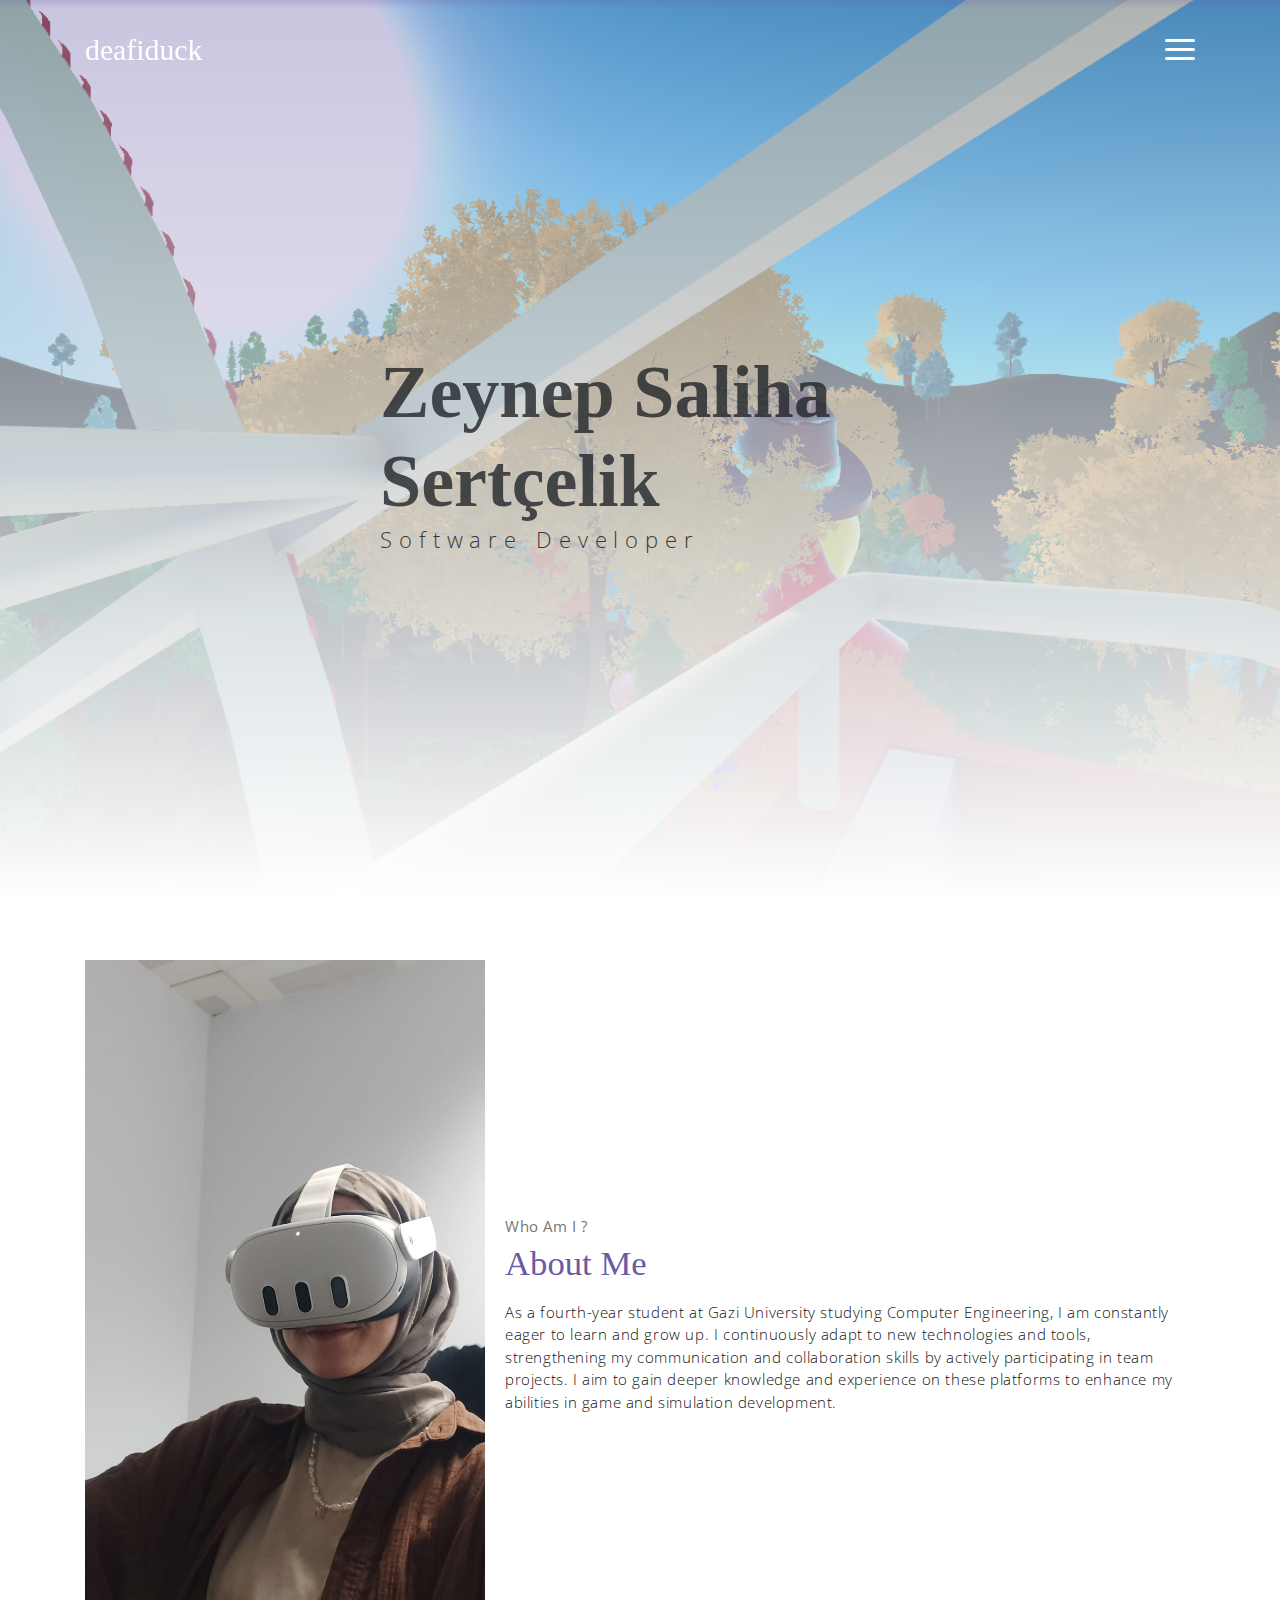
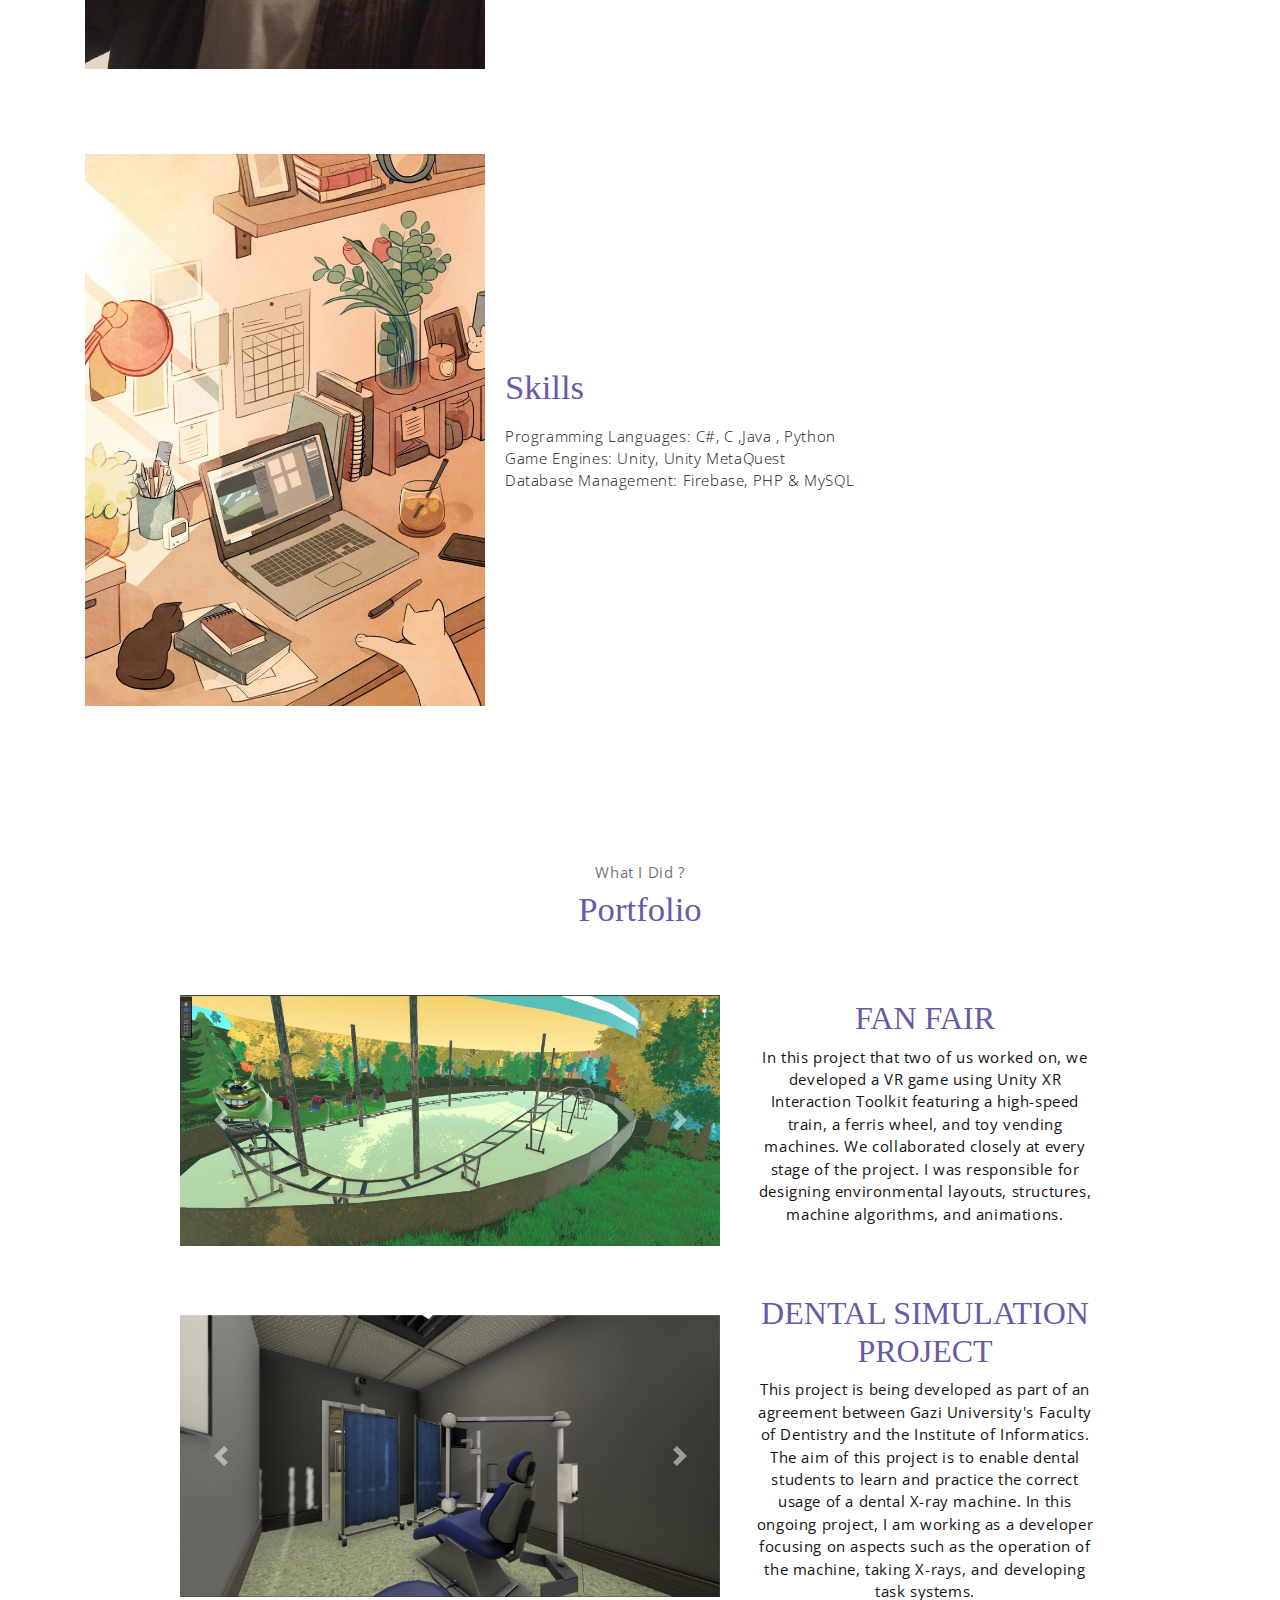
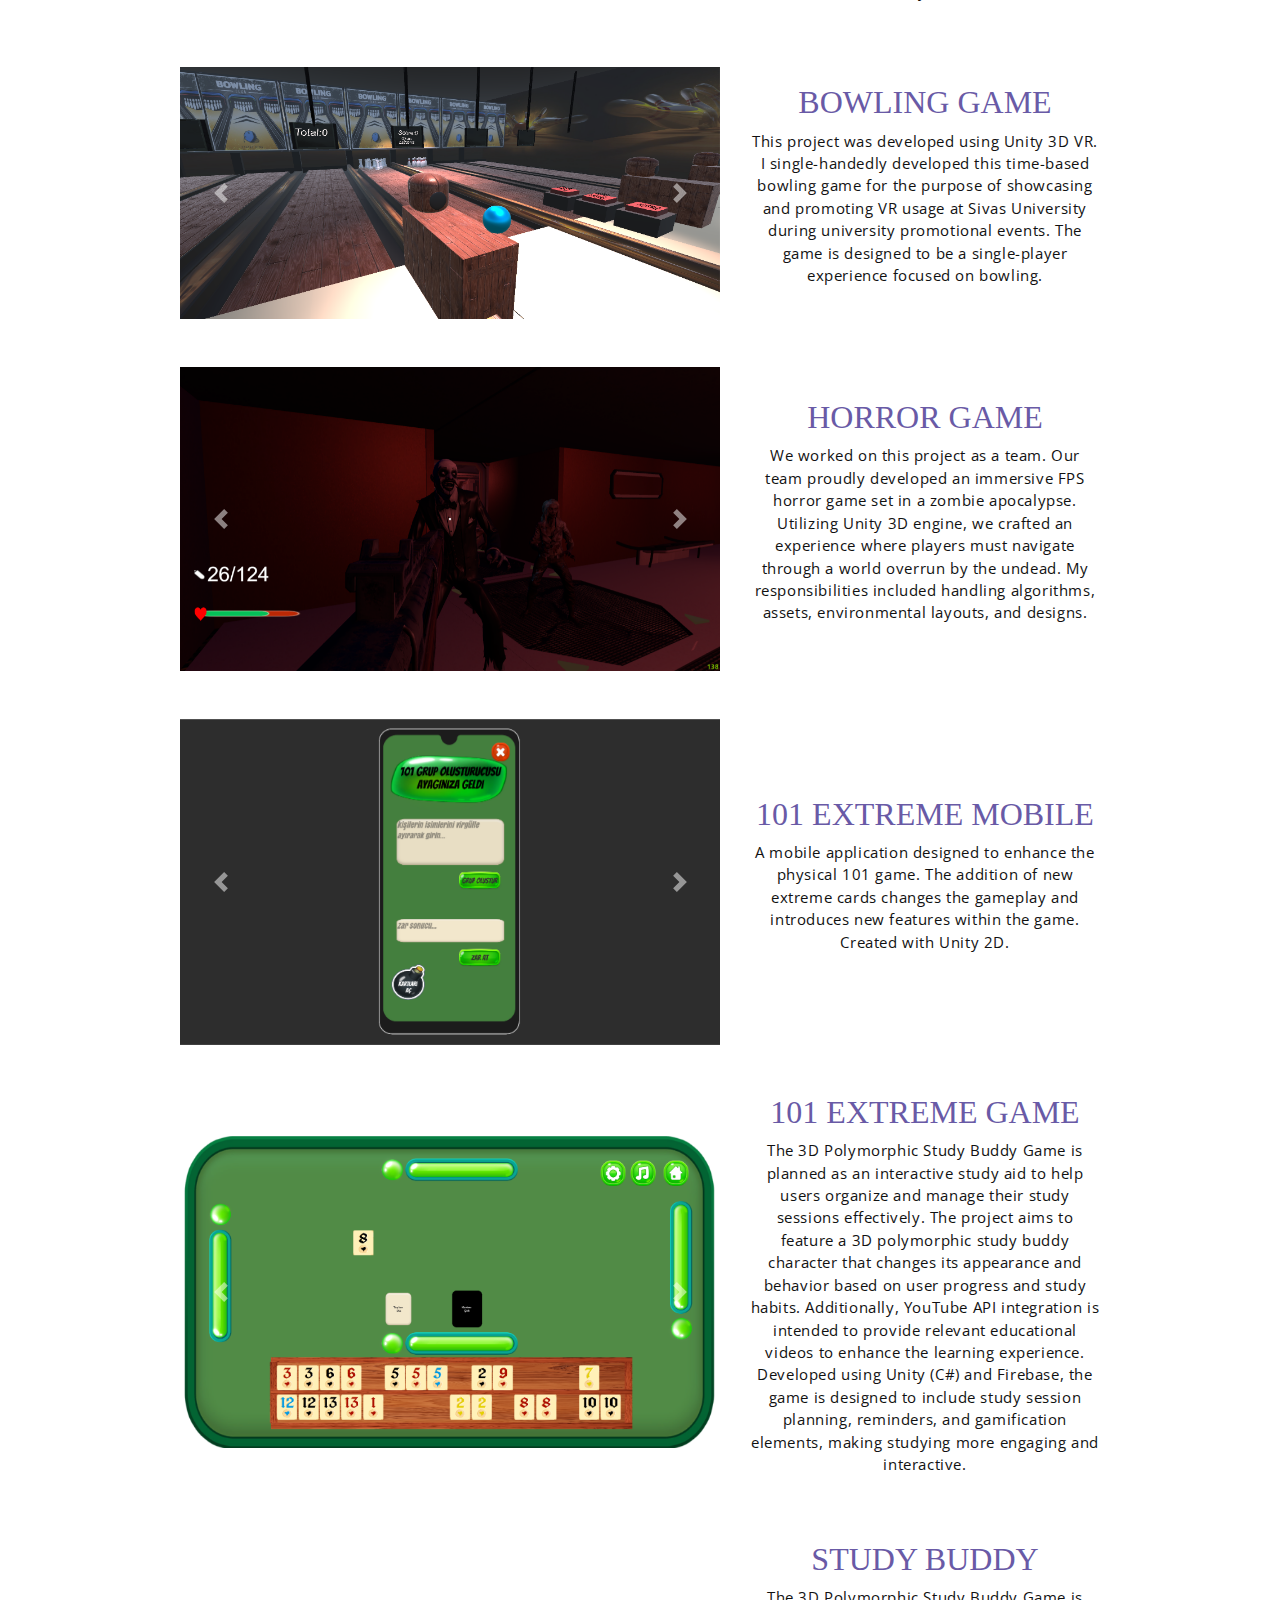
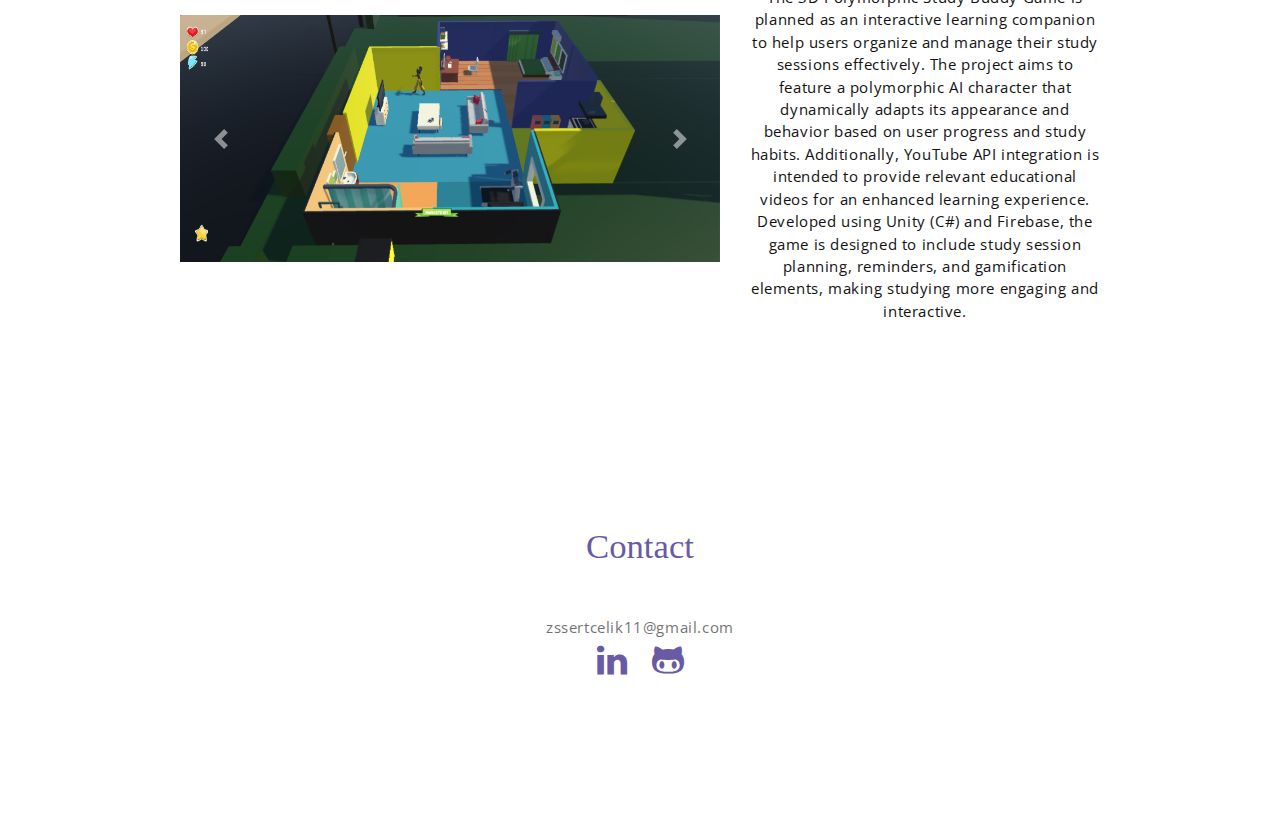
<file: index.html>
<!DOCTYPE html>
<html lang="en">

<head>
    <meta charset="utf-8">
    <meta name="viewport" content="width=device-width, initial-scale=1, shrink-to-fit=no">
    <meta name="description" content="Start your development with Meyawo landing page.">
    <meta name="author" content="Devcrud">
    <title>deafiduck</title>
    <!-- font icons -->
    <link rel="stylesheet" href="assets/vendors/themify-icons/css/themify-icons.css">
    <!-- Bootstrap + Meyawo main styles -->
    <link rel="stylesheet" href="assets/css/meyawo.css">
</head>

<body data-spy="scroll" data-target=".navbar" data-offset="40" id="home">

    <!-- Page Navbar -->
    <nav class="custom-navbar" data-spy="affix" data-offset-top="20">
        <div class="container">
            <a class="logo" href="#">deafiduck</a>
            <ul class="nav">
                <li class="item">
                    <a class="link" href="#home">Home</a>
                </li>
                <li class="item">
                    <a class="link" href="#about">About</a>
                </li>
                <li class="item">
                    <a class="link" href="#portfolio">Portfolio</a>
                </li>
                
                
                <li class="item">
                    <a class="link" href="#contact">Contact</a>
                </li>
                
                
            </ul>
            <a href="javascript:void(0)" id="nav-toggle" class="hamburger hamburger--elastic">
                <div class="hamburger-box">
                    <div class="hamburger-inner"></div>
                </div>
            </a>
        </div>
    </nav><!-- End of Page Navbar -->

    <!-- page header -->
    <header id="home" class="header">
        <div class="overlay"></div>
        <div class="header-content container">
            <h1 class="header-title">
                <span class="up"></span>
                <span class="down">Zeynep Saliha Sertçelik</span>
            </h1>
            <p class="header-subtitle">Software Developer</p>

            
        </div>
    </header><!-- end of page header -->

    <!-- about section -->
    <section class="section pt-0" id="about">
        <!-- container -->
        <div class="container text-center">
            <!-- about wrapper -->
            <div class="about">
                <div class="about-img-holder">
                    <img src="assets/imgs/benVR.jpeg" class="about-img"
                        alt="">
                </div>
                <div class="about-caption">
                    <p class="section-subtitle">Who Am I ?</p>
                    <h2 class="section-title mb-3">About Me</h2>
                    <p>
                        As a fourth-year student at Gazi University studying Computer Engineering,
                         I am constantly eager to learn and grow up. 
                         I continuously adapt to new technologies and tools,
                          strengthening my communication and collaboration skills by actively participating in team projects. 
                          I aim to gain deeper knowledge and experience on these platforms to enhance my abilities in game and simulation development.

                    </p>
                    
                </div>
            </div><!-- end of about wrapper -->
        </div><!-- end of container -->
    </section> <!-- end of about section -->

    <section class="section pt-0" id="about">
        <!-- container -->
        <div class="container text-center">
            <!-- about wrapper -->
            <div class="about">
                <div class="about-img-holder">
                    <img src="assets/imgs/d.jpg" class="about-img"
                        alt="">
                </div>
                <div class="about-caption">
                    
                    <h2 class="section-title mb-3">Skills</h2>
                    <p>
                        Programming Languages: C#, C ,Java , Python<br>
                        Game Engines: Unity, Unity MetaQuest  <br>
                        Database Management: Firebase, PHP & MySQL  <br>
                        

                    </p>
                    
                </div>
            </div><!-- end of about wrapper -->
        </div><!-- end of container -->
    </section> <!-- end of about section -->
    
</style>
</head>
<body>
    <section class="section" id="portfolio">
        <div class="container text-center">
            <p class="section-subtitle">What I Did ?</p>
            <h6 class="section-title mb-6">Portfolio</h6>
           
            <!-- Row for Lunapark Simülasyon Projesi -->
            <div class="row justify-content-center mb-5">
                <div class="col-md-6 d-flex align-items-center">
                    <div id="carouselLunapark" class="carousel slide" data-ride="carousel">
                        <div class="carousel-inner">
                            <div class="carousel-item active">
                                <img class="d-block w-100 portfolio-card-img" src="assets/imgs/rollerCoaster1.png" alt="First slide">
                            </div>
                            <div class="carousel-item">
                                <img class="d-block w-100 portfolio-card-img" src="assets/imgs/rollerCoaster2.png" alt="Second slide">
                            </div>
                            <div class="carousel-item">
                                <img class="d-block w-100 portfolio-card-img" src="assets/imgs/rollerCoaster3.png" alt="Third slide">
                            </div>
                            <div class="carousel-item">
                                <img class="d-block w-100 portfolio-card-img" src="assets/imgs/atis.png" alt="Fourth slide">
                            </div>
                            <div class="carousel-item">
                                <img class="d-block w-100 portfolio-card-img" src="assets/imgs/dönmedolap1.png" alt="Fifth slide">
                            </div>
                            <div class="carousel-item">
                                <img class="d-block w-100 portfolio-card-img" src="assets/imgs/a.png" alt="Sixth slide">
                            </div>
                        </div>
                        <a class="carousel-control-prev" href="#carouselLunapark" role="button" data-slide="prev">
                            <span class="carousel-control-prev-icon" aria-hidden="true"></span>
                            <span class="sr-only">Previous</span>
                        </a>
                        <a class="carousel-control-next" href="#carouselLunapark" role="button" data-slide="next">
                            <span class="carousel-control-next-icon" aria-hidden="true"></span>
                            <span class="sr-only">Next</span>
                        </a>
                    </div>
                </div>
                <div class="col-md-4 d-flex align-items-center justify-content-center">
                    <div class="portfolio-card-caption text-center">
                        <h2>FAN FAIR</h2>
                        <p class="font-weight-normal">In this project that two of us worked on, we developed a VR game using Unity XR Interaction Toolkit featuring a high-speed train,
                             a ferris wheel, and toy vending machines. 
                             We collaborated closely at every stage of the project. 
                             I was responsible for designing environmental layouts, structures, machine algorithms, and animations.</p>
                    </div>
                </div>
            </div><!-- End of Row -->
    
            <!-- Row for Diş Hekimliği Simülasyon Projesi -->
            <div class="row justify-content-center mb-5">
                <div class="col-md-6 d-flex align-items-center">
                    <div id="carouselDiş" class="carousel slide" data-ride="carousel">
                        <div class="carousel-inner">
                            <div class="carousel-item active">
                                <img class="d-block w-100 portfolio-card-img" src="assets/imgs/dis1.jpg" alt="First slide">
                            </div>
                            <div class="carousel-item">
                                <img class="d-block w-100 portfolio-card-img" src="assets/imgs/dis2.jpg" alt="Second slide">
                            </div>
                            <div class="carousel-item">
                                <img class="d-block w-100 portfolio-card-img" src="assets/imgs/dis4.jpg" alt="Third slide">
                            </div>
                            <div class="carousel-item">
                                <img class="d-block w-100 portfolio-card-img" src="assets/imgs/dis5.jpg" alt="Third slide">
                            </div>
                        </div>
                        <a class="carousel-control-prev" href="#carouselDiş" role="button" data-slide="prev">
                            <span class="carousel-control-prev-icon" aria-hidden="true"></span>
                            <span class="sr-only">Previous</span>
                        </a>
                        <a class="carousel-control-next" href="#carouselDiş" role="button" data-slide="next">
                            <span class="carousel-control-next-icon" aria-hidden="true"></span>
                            <span class="sr-only">Next</span>
                        </a>
                    </div>
                </div>
                <div class="col-md-4 d-flex align-items-center justify-content-center">
                    <div class="portfolio-card-caption text-center">
                        <h2>DENTAL SIMULATION PROJECT</h2>
                        <p class="font-weight-normal">This project is being developed as part of an agreement between Gazi University's Faculty of Dentistry and the Institute of Informatics. 
                            The aim of this project is to enable dental students to learn and practice the correct usage of a dental X-ray machine. 
                            In this ongoing project, I am working as a developer focusing on aspects such as the operation of the machine, taking X-rays, and developing task systems.</p>
                    </div>
                </div>
            </div><!-- End of Row -->
    
            <!-- Row for Bowling Game -->
            <div class="row justify-content-center mb-5">
                <div class="col-md-6 d-flex align-items-center">
                    <div id="carouselBowling" class="carousel slide" data-ride="carousel">
                        <div class="carousel-inner">
                            <div class="carousel-item active">
                                <img class="d-block w-100 portfolio-card-img" src="assets/imgs/bowling.png" alt="First slide">
                            </div>
                            <div class="carousel-item">
                                <img class="d-block w-100 portfolio-card-img" src="assets/imgs/bowling3.png" alt="Second slide">
                            </div>
                        </div>
                        <a class="carousel-control-prev" href="#carouselBowling" role="button" data-slide="prev">
                            <span class="carousel-control-prev-icon" aria-hidden="true"></span>
                            <span class="sr-only">Previous</span>
                        </a>
                        <a class="carousel-control-next" href="#carouselBowling" role="button" data-slide="next">
                            <span class="carousel-control-next-icon" aria-hidden="true"></span>
                            <span class="sr-only">Next</span>
                        </a>
                    </div>
                </div>
                <div class="col-md-4 d-flex align-items-center justify-content-center">
                    <div class="portfolio-card-caption text-center">
                        <h2>BOWLING GAME</h2>
                        <p class="font-weight-normal">This project was developed using Unity 3D VR. 
                            I single-handedly developed this time-based bowling game for the purpose of showcasing and promoting VR usage at Sivas University during university promotional events.
                             The game is designed to be a single-player experience focused on bowling.</p>
                    </div>
                </div>
            </div><!-- End of Row -->
    
<!-- Row for Zombie Game -->
<div class="row justify-content-center mb-5">
    <div class="col-md-6 d-flex align-items-center">
        <div id="carouselZombie" class="carousel slide" data-ride="carousel">
            <div class="carousel-inner">
                <div class="carousel-item active">
                    <img class="d-block w-100 portfolio-card-img" src="assets/imgs/zombie1.png" alt="First slide">
                </div>
                <div class="carousel-item">
                    <img class="d-block w-100 portfolio-card-img" src="assets/imgs/zombie2.png" alt="Second slide">
                </div>
                <div class="carousel-item">
                    <img class="d-block w-100 portfolio-card-img" src="assets/imgs/zombie3.png" alt="Second slide">
                </div>
                <div class="carousel-item">
                    <img class="d-block w-100 portfolio-card-img" src="assets/imgs/zombie4.png" alt="Second slide">
                </div>
            </div>
            <a class="carousel-control-prev" href="#carouselZombie" role="button" data-slide="prev">
                <span class="carousel-control-prev-icon" aria-hidden="true"></span>
                <span class="sr-only">Previous</span>
            </a>
            <a class="carousel-control-next" href="#carouselZombie" role="button" data-slide="next">
                <span class="carousel-control-next-icon" aria-hidden="true"></span>
                <span class="sr-only">Next</span>
            </a>
        </div>
    </div>
    <div class="col-md-4 d-flex align-items-center justify-content-center">
        <div class="portfolio-card-caption text-center">
            <h2>HORROR GAME</h2>
            <p class="font-weight-normal"> We worked on this project as a team. Our team proudly developed an immersive FPS horror game set in a zombie apocalypse. 
                Utilizing Unity 3D engine, we crafted an experience where players must navigate through a world overrun by the undead.
                My responsibilities included handling algorithms, assets, environmental layouts, and designs.

            </p>
        </div>
    </div>
</div><!-- End of Row -->

<!-- Row for 101 mobile Game -->
<div class="row justify-content-center mb-5">
    <div class="col-md-6 d-flex align-items-center">
        <div id="carousel101" class="carousel slide" data-ride="carousel">
            <div class="carousel-inner">
                <div class="carousel-item active">
                    <img class="d-block w-100 portfolio-card-img" src="assets/imgs/101Mobile.png" alt="First slide">
                </div>
                <div class="carousel-item">
                    <img class="d-block w-100 portfolio-card-img" src="assets/imgs/101Mobile_2.png" alt="Second slide">
                </div>
                
            </div>
            <a class="carousel-control-prev" href="#carousel101" role="button" data-slide="prev">
                <span class="carousel-control-prev-icon" aria-hidden="true"></span>
                <span class="sr-only">Previous</span>
            </a>
            <a class="carousel-control-next" href="#carousel101" role="button" data-slide="next">
                <span class="carousel-control-next-icon" aria-hidden="true"></span>
                <span class="sr-only">Next</span>
            </a>
        </div>
    </div>
    <div class="col-md-4 d-flex align-items-center justify-content-center">
        <div class="portfolio-card-caption text-center">
            <h2>101 EXTREME MOBILE </h2>
            <p class="font-weight-normal"> A mobile application designed to enhance the physical 101 game. The addition of new extreme cards changes the gameplay and introduces new features within the game. Created with Unity 2D.

            </p>
        </div>
    </div>
</div><!-- End of Row -->

<!-- Row for Extreme Game -->
<div class="row justify-content-center mb-5">
    <div class="col-md-6 d-flex align-items-center">
        <div id="carouselextreme" class="carousel slide" data-ride="carousel">
            <div class="carousel-inner">
                <div class="carousel-item active">
                    <img class="d-block w-100 portfolio-card-img" src="assets/imgs/extreme.png" alt="First slide">
                </div>
               
            </div>
            <a class="carousel-control-prev" href="#carouselextreme" role="button" data-slide="prev">
                <span class="carousel-control-prev-icon" aria-hidden="true"></span>
                <span class="sr-only">Previous</span>
            </a>
            <a class="carousel-control-next" href="#carouselextreme" role="button" data-slide="next">
                <span class="carousel-control-next-icon" aria-hidden="true"></span>
                <span class="sr-only">Next</span>
            </a>
        </div>
    </div>
    <div class="col-md-4 d-flex align-items-center justify-content-center">
        <div class="portfolio-card-caption text-center">
            <h2>101 EXTREME GAME</h2>
            <p class="font-weight-normal"> The 3D Polymorphic Study Buddy Game is planned as an interactive study aid to help users organize and manage their study sessions effectively. The project aims to feature a 3D polymorphic study buddy character that changes its appearance and behavior based on user progress and study habits. Additionally, YouTube API integration is intended to provide relevant educational videos to enhance the learning experience. Developed using Unity (C#) and Firebase, the game is designed to include study session planning, reminders, and gamification elements, making studying more engaging and interactive.

            </p>
        </div>
    </div>
</div><!-- End of Row -->

<!-- Row for Extreme Game -->
<div class="row justify-content-center mb-5">
    <div class="col-md-6 d-flex align-items-center">
        <div id="carouselstudybuddy" class="carousel slide" data-ride="carousel">
            <div class="carousel-inner">
                <div class="carousel-item active">
                    <img class="d-block w-100 portfolio-card-img" src="assets/imgs/assis1.png" alt="First slide">
                </div>
                <div class="carousel-item">
                    <img class="d-block w-100 portfolio-card-img" src="assets/imgs/assis2.png" alt="Second slide">
                </div>
                <div class="carousel-item">
                    <img class="d-block w-100 portfolio-card-img" src="assets/imgs/assis4.png" alt="Second slide">
                </div>
                <div class="carousel-item">
                    <img class="d-block w-100 portfolio-card-img" src="assets/imgs/assis5.png" alt="Second slide">
                </div>
            </div>
            <a class="carousel-control-prev" href="#carouselstudybuddy" role="button" data-slide="prev">
                <span class="carousel-control-prev-icon" aria-hidden="true"></span>
                <span class="sr-only">Previous</span>
            </a>
            <a class="carousel-control-next" href="#carouselstudybuddy" role="button" data-slide="next">
                <span class="carousel-control-next-icon" aria-hidden="true"></span>
                <span class="sr-only">Next</span>
            </a>
            
            
        </div>
    </div>
    <div class="col-md-4 d-flex align-items-center justify-content-center">
        <div class="portfolio-card-caption text-center">
            <h2>STUDY BUDDY</h2>
            <p class="font-weight-normal"> The 3D Polymorphic Study Buddy Game is planned as an interactive learning companion to help users organize and manage their study sessions effectively. The project aims to feature a polymorphic AI character that dynamically adapts its appearance and behavior based on user progress and study habits. Additionally, YouTube API integration is intended to provide relevant educational videos for an enhanced learning experience. Developed using Unity (C#) and Firebase, the game is designed to include study session planning, reminders, and gamification elements, making studying more engaging and interactive.

            </p>
        </div>
    </div>
</div><!-- End of Row -->




          <!--  <a href="https://bemetaverse.github.io" class="button-click">Visit My Another Web Site!</a>-->
        </div><!-- end of container -->
    </section> <!-- end of portfolio section -->
    

   

    <!-- contact section -->
    <section class="section" id="contact">
        <div class="container text-center">
            
            <h6 class="section-title mb-5">Contact</h6>
            <!-- contact form -->
            <form action="" class="contact-form col-md-10 col-lg-8 m-auto">
                <div class="form-row">
                    <div class="form-group col-sm-12">
                        <!--<input type="text" size="50" class="form-control" placeholder="Your Name" required>-->
                        <p class="section-subtitle">zssertcelik11@gmail.com<br></p>
                        
                        <a href="https://www.linkedin.com/in/zeynep-saliha-sert%C3%A7elik-843558269/" class="link icon-large"><i class="ti-linkedin"></i></a> <!-- LinkedIn -->
                        <a href="https://github.com/deafiduck" class="link icon-large"><i class="ti-github"></i></a> <!-- GitHub -->
                    </div>
                    <div class="form-group col-sm-6">
                       <!-- <input type="email" class="form-control" placeholder="Enter Email" requried>-->
                    </div>
                    <div class="form-group col-sm-12">
                        <!--<textarea name="comment" id="comment" rows="6" class="form-control"
                            placeholder="Write Something"></textarea>-->
                    </div>
                    <div class="form-group col-sm-12 mt-3">
                        <!--<input type="submit" value="Send Message" class="btn btn-outline-primary rounded">-->
                    </div>
                </div>
            </form><!-- end of contact form -->
        </div><!-- end of container -->
    </section><!-- end of contact section -->

    <!--<section class="section" id="CV">
    <div class="container">
        <div class="row justify-content-center mb-5">
            <div class="col-md-12 text-center">
                <h1>CV</h1>
            </div>
        </div>
        <div class="row justify-content-center">
            <div class="col-md-10 d-flex align-items-center">
                <div id="carouselCV" class="carousel slide" data-ride="carousel">
                    <div class="carousel-inner">
                        <div class="carousel-item active">
                            <div class="row">
                                <div class="col-md-6">
                                    <img class="d-block w-100 portfolio-card-img" src="assets/imgs/CV1.png" alt="First slide">
                                </div>
                                <div class="col-md-6">
                                    <img class="d-block w-100 portfolio-card-img" src="assets/imgs/CV2.png" alt="Second slide">
                                </div>
                            </div>
                        </div>
                    </div>
                </div>
            </div>
        </div>End of Row 
    </div> End of Container
    </section>-->
    
    

    <!-- footer -->
    <!--<div class="container">
        <footer class="footer">
            <p class="mb-0">Copyright
                <script>document.write(new Date().getFullYear())</script> &copy; <a
                    href="http://www.devcrud.com">DevCRUD</a> Distribution <a
                    href="https://themewagon.com">ThemeWagon</a>
            </p>
            <div class="social-links text-right m-auto ml-sm-auto">
                
                <a href="javascript:void(0)" class="link"><i class="ti-linkedin"></i></a> <!-- LinkedIn 
                <a href="javascript:void(0)" class="link"><i class="ti-github"></i></a> <!-- GitHub 
               
            </div>
        </footer>
    </div>  end of page footer -->

    <!-- core  -->
    <script src="assets/vendors/jquery/jquery-3.4.1.js"></script>
    <script src="assets/vendors/bootstrap/bootstrap.bundle.js"></script>

    <!-- bootstrap 3 affix -->
    <script src="assets/vendors/bootstrap/bootstrap.affix.js"></script>

    <!-- Meyawo js -->
    <script src="assets/js/meyawo.js"></script>

</body>

</html>
</file>
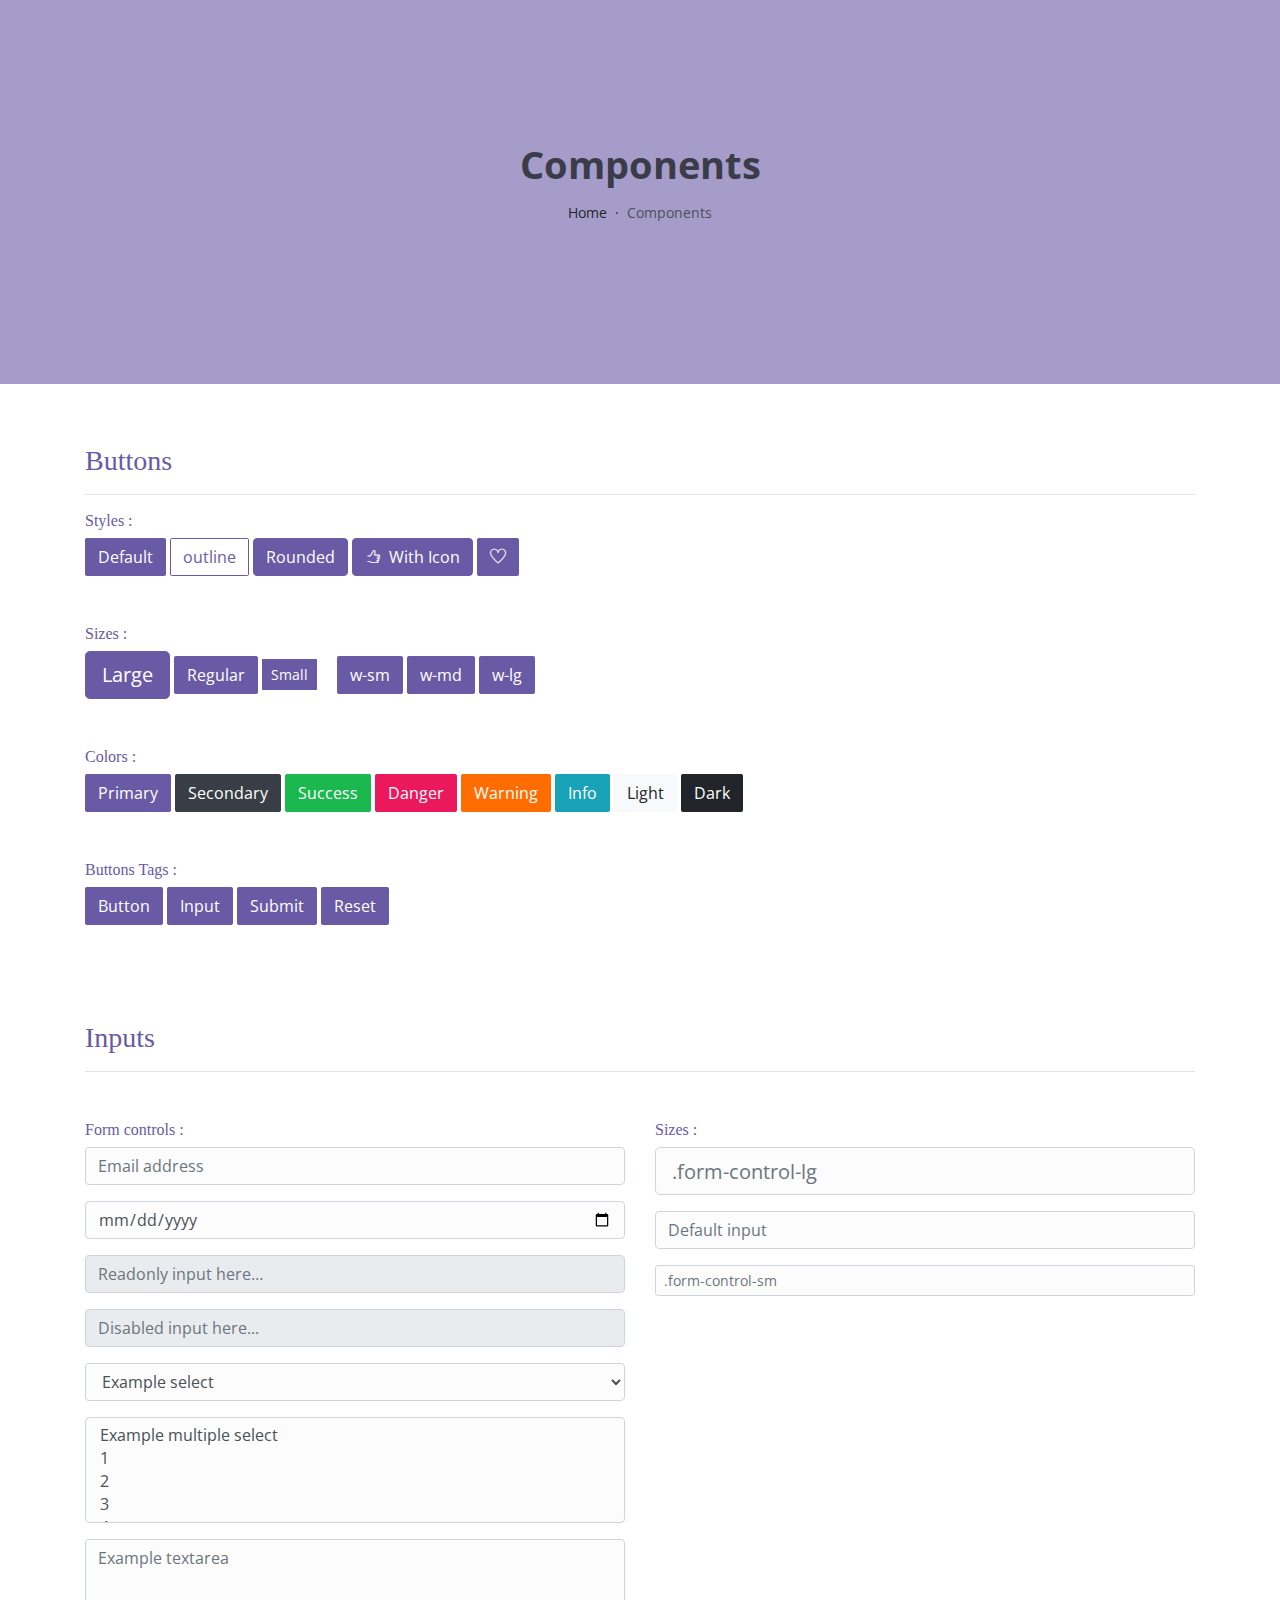
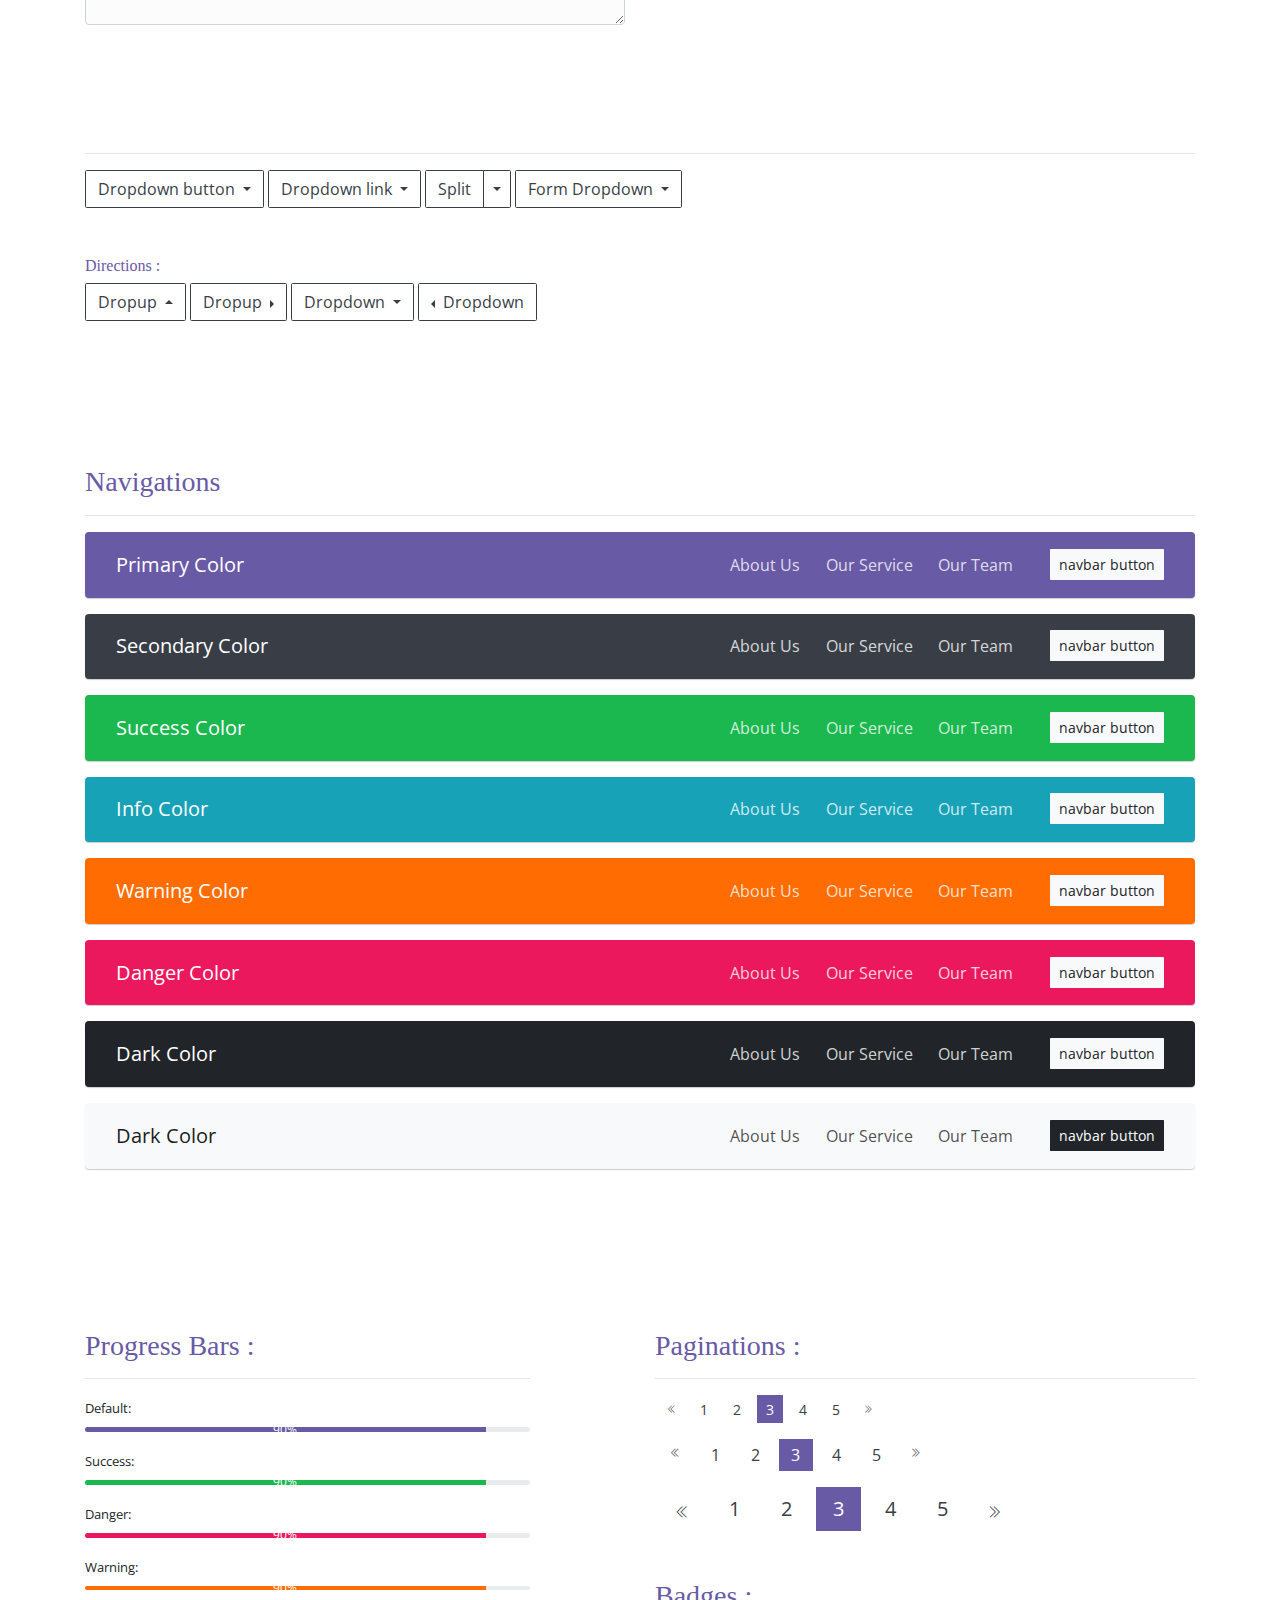
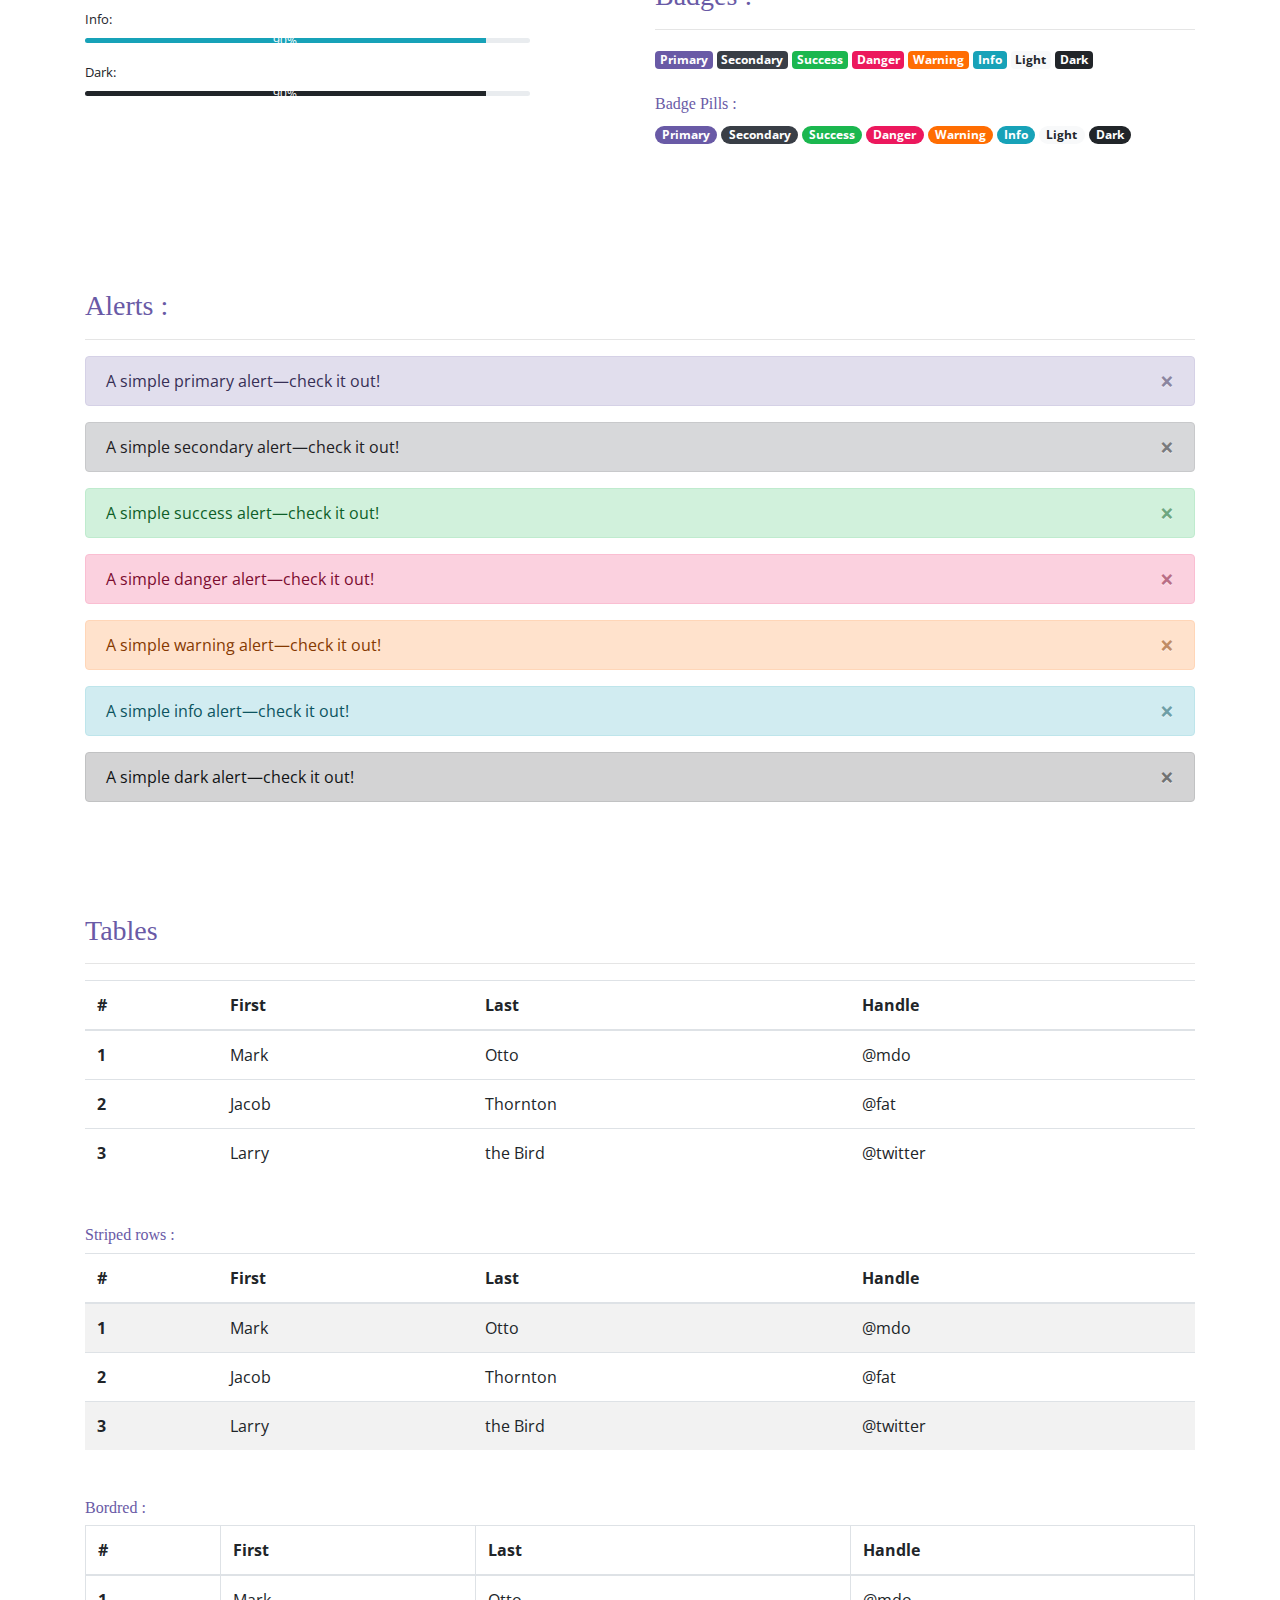
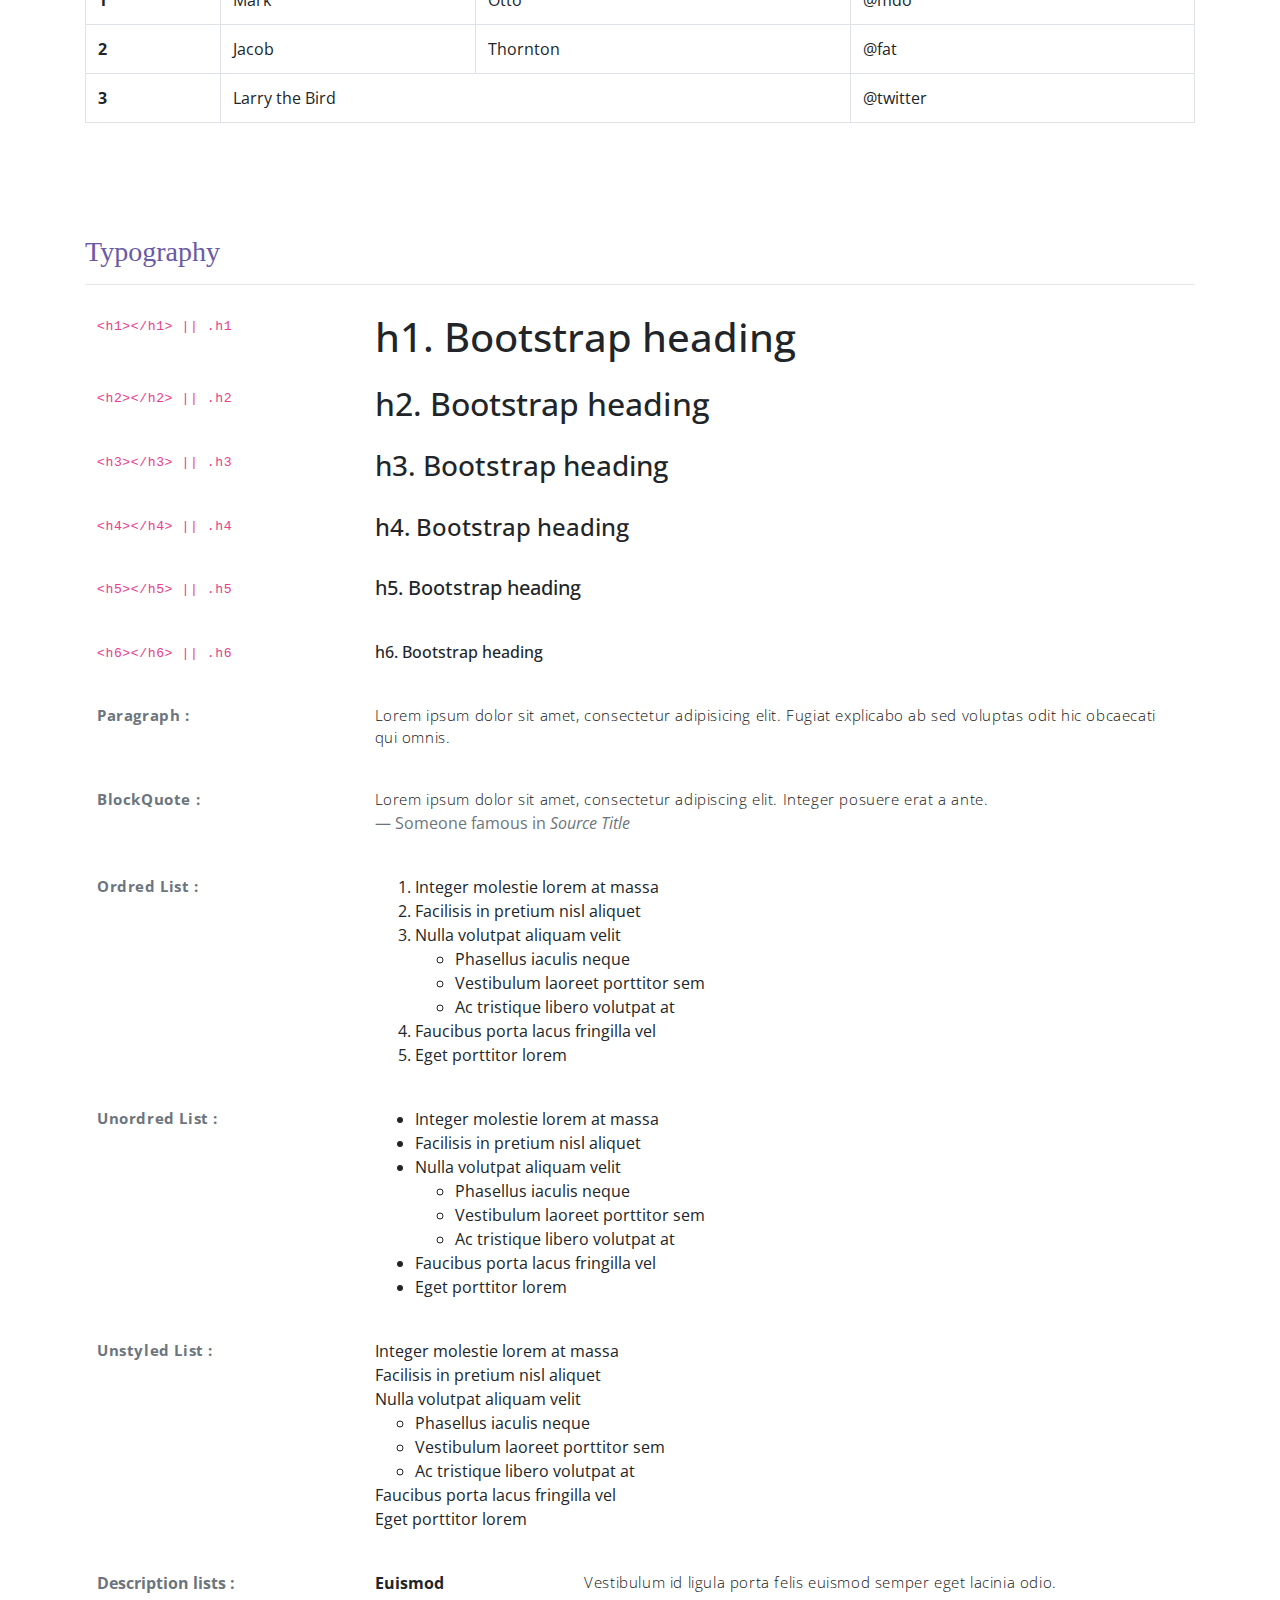
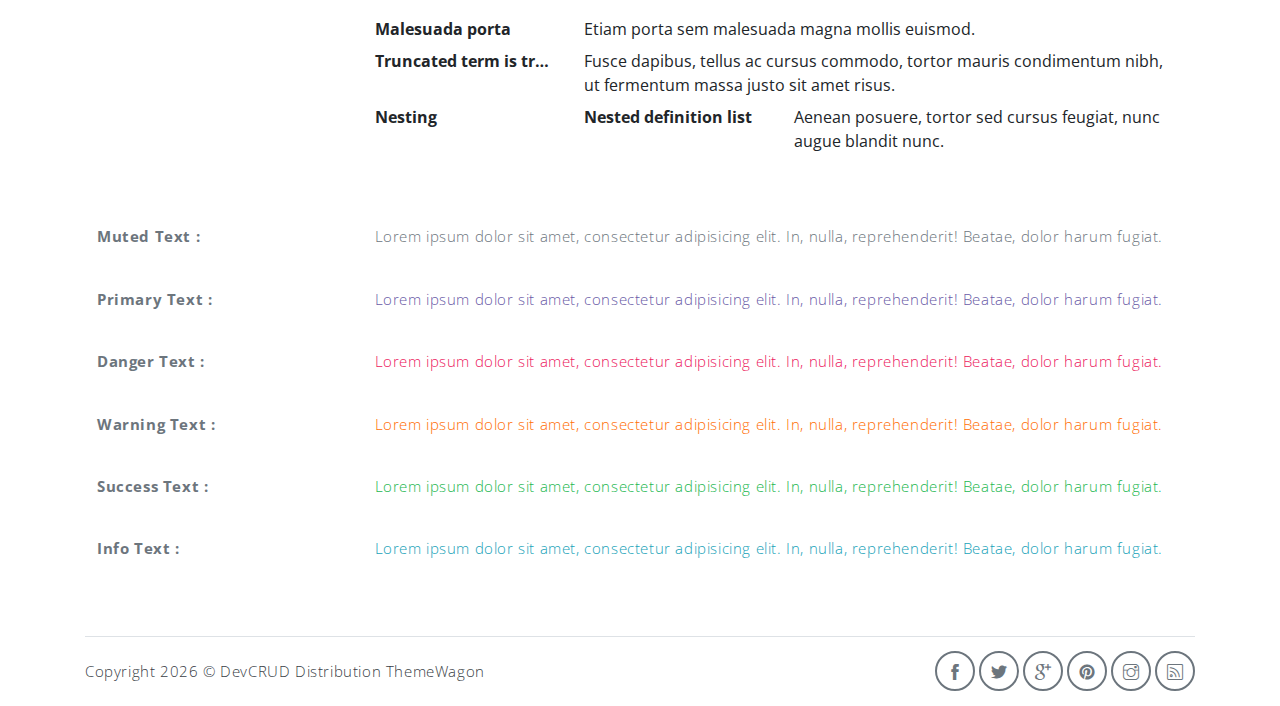
<file: components.html>
<!DOCTYPE html>
<html lang="en">

<head>
   <meta charset="utf-8">
   <meta name="viewport" content="width=device-width, initial-scale=1, shrink-to-fit=no">
   <meta name="description" content="Start your development with Meyawo landing page.">
   <meta name="author" content="Devcrud">
   <title>| </title>
   <!-- font icons -->
   <link rel="stylesheet" href="assets/vendors/themify-icons/css/themify-icons.css">
   <!-- Bootstrap + Steller  -->
   <link rel="stylesheet" href="assets/css/meyawo.css">
</head>

<body>

   <!-- Page Header -->
   <header class="header header-mini">
      <div class="header-title">Components</div>
      <nav aria-label="breadcrumb">
         <ol class="breadcrumb">
            <li class="breadcrumb-item"><a href="/">Home</a></li>
            <li class="breadcrumb-item active" aria-current="page">Components</li>
         </ol>
      </nav>
   </header> <!-- End Of Page Header -->

   <!-- main content -->
   <div class="container">

      <!-- Buttons -->
      <h3 class="mt-5">Buttons</h3>
      <hr>
      <h6 class="section-secondary-title">Styles :</h6>
      <button class="btn btn-primary">Default</button>
      <button class="btn btn-outline-primary">outline</button>
      <button class="btn btn-primary rounded">Rounded</button>
      <button class="btn btn-primary rounded"><i class="ti-thumb-up pr-1"></i> With Icon</button>
      <button class="btn btn-primary circle"><i class="ti-heart"></i></button>

      <h6 class="section-secondary-title mt-5">Sizes :</h6>
      <button class="btn btn-primary btn-lg">Large</button>
      <button class="btn btn-primary ">Regular</button>
      <button class="btn btn-primary btn-sm">Small</button>
      <button class="btn btn-primary w-sm ml-3">w-sm</button>
      <button class="btn btn-primary w-md">w-md</button>
      <button class="btn btn-primary w-lg">w-lg</button>

      <h6 class="section-secondary-title mt-5">Colors :</h6>
      <button type="button" class="btn btn-primary">Primary</button>
      <button type="button" class="btn btn-secondary">Secondary</button>
      <button type="button" class="btn btn-success">Success</button>
      <button type="button" class="btn btn-danger">Danger</button>
      <button type="button" class="btn btn-warning">Warning</button>
      <button type="button" class="btn btn-info">Info</button>
      <button type="button" class="btn btn-light">Light</button>
      <button type="button" class="btn btn-dark">Dark</button>

      <h6 class="section-secondary-title mt-5">Buttons Tags :</h6>
      <button class="btn btn-primary" type="submit">Button</button>
      <input class="btn btn-primary" type="button" value="Input">
      <input class="btn btn-primary" type="submit" value="Submit">
      <input class="btn btn-primary" type="reset" value="Reset">

      <!-- devider -->
      <div class="py-5"></div>

      <!-- Inputs -->
      <h3>Inputs</h3>
      <hr>
      <div class="row mt-5">
         <div class="col-md-6">
            <h6 class="section-secondary-title">Form controls :</h6>
            <div class="form-group">
               <input type="email" class="form-control" id="exampleFormControlInput1" placeholder="Email address">
            </div>
            <div class="form-group">
               <input type="date" class="form-control" id="exampleFormControlInput1" placeholder="Date">
            </div>
            <div class="form-group">
               <input class="form-control" type="text" placeholder="Readonly input here…" readonly>
            </div>
            <div class="form-group">
               <input class="form-control" id="disabledInput" type="text" placeholder="Disabled input here..." disabled>
            </div>
            <div class="form-group">
               <select class="form-control" id="exampleFormControlSelect1">
                  <option>Example select</option>
                  <option>1</option>
                  <option>2</option>
                  <option>3</option>
                  <option>4</option>
                  <option>5</option>
               </select>
            </div>
            <div class="form-group">
               <select multiple class="form-control" id="exampleFormControlSelect2">
                  <option>Example multiple select</option>
                  <option>1</option>
                  <option>2</option>
                  <option>3</option>
                  <option>4</option>
                  <option>5</option>
               </select>
            </div>
            <div class="form-group">
               <textarea class="form-control" id="exampleFormControlTextarea1" rows="3"
                  placeholder="Example textarea"></textarea>
            </div>
         </div>
         <div class="col-md-6">
            <h6 class="section-secondary-title">Sizes :</h6>
            <div class="form-group">
               <input class="form-control form-control-lg" type="text" placeholder=".form-control-lg">
            </div>
            <div class="form-group">
               <input class="form-control" type="text" placeholder="Default input">
            </div>
            <div class="form-group">
               <input class="form-control form-control-sm" type="text" placeholder=".form-control-sm">
            </div>
         </div>
      </div> <!-- end of inputs -->

      <!-- devider -->
      <div class="py-5"></div>

      <!-- Dropdowns -->
      <h3 class="components-section-title font-weight-normal"></h3>
      <hr>
      <div class="dropdown d-inline-block">
         <button class="btn btn-outline-secondary dropdown-toggle" type="button" id="dropdownMenuButton"
            data-toggle="dropdown" aria-haspopup="true" aria-expanded="false">
            Dropdown button
         </button>
         <div class="dropdown-menu" aria-labelledby="dropdownMenuButton">
            <a class="dropdown-item" href="#">Action</a>
            <a class="dropdown-item" href="#">Another action</a>
            <a class="dropdown-item" href="#">Something else here</a>
         </div>
      </div>
      <div class="dropdown d-inline-block">
         <a class="btn btn-outline-secondary dropdown-toggle" href="#" role="button" id="dropdownMenuLink"
            data-toggle="dropdown" aria-haspopup="true" aria-expanded="false">
            Dropdown link
         </a>
         <div class="dropdown-menu" aria-labelledby="dropdownMenuLink">
            <a class="dropdown-item" href="#">Action</a>
            <a class="dropdown-item" href="#">Another action</a>
            <a class="dropdown-item" href="#">Something else here</a>
         </div>
      </div>
      <div class="btn-group">
         <button type="button" class="btn btn-outline-secondary">Split</button>
         <button type="button" class="btn btn-outline-secondary dropdown-toggle dropdown-toggle-split"
            data-toggle="dropdown" aria-haspopup="true" aria-expanded="false">
            <span class="sr-only">Toggle Dropdown</span>
         </button>
         <div class="dropdown-menu">
            <a class="dropdown-item" href="#">Action</a>
            <a class="dropdown-item" href="#">Another action</a>
            <a class="dropdown-item" href="#">Something else here</a>
            <div class="dropdown-divider"></div>
            <a class="dropdown-item" href="#">Separated link</a>
         </div>
      </div>
      <div class="btn-group">
         <button class="btn btn-outline-secondary dropdown-toggle" type="button" id="dropdownMenuButton"
            data-toggle="dropdown" aria-haspopup="true" aria-expanded="false">
            Form Dropdown
         </button>
         <div class="dropdown-menu form">
            <form class="px-4 py-3">
               <div class="form-group">
                  <input type="email" class="form-control" id="exampleDropdownFormEmail1"
                     placeholder="email@example.com">
               </div>
               <div class="form-group">
                  <input type="password" class="form-control" id="exampleDropdownFormPassword1" placeholder="Password">
               </div>
               <div class="form-check mb-3">
                  <input type="checkbox" class="form-check-input" id="dropdownCheck">
                  <label class="form-check-label" for="dropdownCheck">
                     
                  </label>
               </div>
               <button type="submit" class="btn btn-primary btn-block">Sign in</button>
            </form>
            <div class="dropdown-divider"></div>
            <a class="dropdown-item" href="#"><small></small></a>
            <a class="dropdown-item" href="#"><small></small></a>
         </div>
      </div>
      <h6 class="section-secondary-title mt-5">Directions :</h6>
      <div class="btn-group dropup">
         <button type="button" class="btn btn-outline-secondary dropdown-toggle" data-toggle="dropdown"
            aria-haspopup="true" aria-expanded="false">
            Dropup
         </button>
         <div class="dropdown-menu">
            <a class="dropdown-item" href="#">Action</a>
            <a class="dropdown-item" href="#">Another action</a>
            <a class="dropdown-item" href="#">Something else here</a>
            <div class="dropdown-divider"></div>
            <a class="dropdown-item" href="#">Separated link</a>
         </div>
      </div>
      <div class="btn-group dropright">
         <button type="button" class="btn btn-outline-secondary dropdown-toggle" data-toggle="dropdown"
            aria-haspopup="true" aria-expanded="false">
            Dropup
         </button>
         <div class="dropdown-menu">
            <a class="dropdown-item" href="#">Action</a>
            <a class="dropdown-item" href="#">Another action</a>
            <a class="dropdown-item" href="#">Something else here</a>
            <div class="dropdown-divider"></div>
            <a class="dropdown-item" href="#">Separated link</a>
         </div>
      </div>
      <div class="btn-group">
         <button type="button" class="btn btn-outline-secondary dropdown-toggle" data-toggle="dropdown"
            aria-haspopup="true" aria-expanded="false">
            Dropdown
         </button>
         <div class="dropdown-menu">
            <a class="dropdown-item" href="#">Action</a>
            <a class="dropdown-item" href="#">Another action</a>
            <a class="dropdown-item" href="#">Something else here</a>
            <div class="dropdown-divider"></div>
            <a class="dropdown-item" href="#">Separated link</a>
         </div>
      </div>
      <div class="btn-group dropleft">
         <button type="button" class="btn btn-outline-secondary dropdown-toggle" data-toggle="dropdown"
            aria-haspopup="true" aria-expanded="false">
            Dropdown
         </button>
         <div class="dropdown-menu">
            <a class="dropdown-item" href="#">Action</a>
            <a class="dropdown-item" href="#">Another action</a>
            <a class="dropdown-item" href="#">Something else here</a>
            <div class="dropdown-divider"></div>
            <a class="dropdown-item" href="#">Separated link</a>
         </div>
      </div> <!-- end of Dropdowns -->

      <!-- devider -->
      <div class="py-5"></div>

      <!-- navbars -->
      <h3 class="components-section-title font-weight-normal mt-5">Navigations</h3>
      <hr>
      <nav class="navbar navbar-expand-sm navbar-dark bg-primary rounded shadow mb-3">
         <div class="container">
            <a class="navbar-brand" href="#">Primary Color</a>
            <button class="navbar-toggler ml-auto" type="button" data-toggle="collapse"
               data-target="#navbarSupportedContent" aria-controls="navbarSupportedContent" aria-expanded="false"
               aria-label="Toggle navigation">
               <span class="navbar-toggler-icon"></span>
            </button>
            <div class="collapse navbar-collapse" id="navbarSupportedContent">
               <ul class="navbar-nav ml-auto">
                  <li class="nav-item">
                     <a class="nav-link" href="#about">About Us</a>
                  </li>
                  <li class="nav-item">
                     <a class="nav-link" href="#service">Our Service</a>
                  </li>
                  <li class="nav-item">
                     <a class="nav-link" href="#team">Our Team</a>
                  </li>
                  <li class="nav-item">
                     <a href="#book-table" class="ml-4 mt-1 btn btn-light btn-sm">navbar button</a>
                  </li>
               </ul>
            </div>
         </div>
      </nav>
      <nav class="navbar navbar-expand-sm navbar-dark bg-secondary rounded shadow mb-3">
         <div class="container">
            <a class="navbar-brand" href="#">Secondary Color</a>
            <button class="navbar-toggler ml-auto" type="button" data-toggle="collapse"
               data-target="#navbarSupportedContent" aria-controls="navbarSupportedContent" aria-expanded="false"
               aria-label="Toggle navigation">
               <span class="navbar-toggler-icon"></span>
            </button>
            <div class="collapse navbar-collapse" id="navbarSupportedContent">
               <ul class="navbar-nav ml-auto">
                  <li class="nav-item">
                     <a class="nav-link" href="#about">About Us</a>
                  </li>
                  <li class="nav-item">
                     <a class="nav-link" href="#service">Our Service</a>
                  </li>
                  <li class="nav-item">
                     <a class="nav-link" href="#team">Our Team</a>
                  </li>
                  <li class="nav-item">
                     <a href="#book-table" class="ml-4 mt-1 btn btn-light btn-sm">navbar button</a>
                  </li>
               </ul>
            </div>
         </div>
      </nav>
      <nav class="navbar navbar-expand-sm navbar-dark bg-success rounded shadow mb-3">
         <div class="container">
            <a class="navbar-brand" href="#">Success Color</a>
            <button class="navbar-toggler ml-auto" type="button" data-toggle="collapse"
               data-target="#navbarSupportedContent" aria-controls="navbarSupportedContent" aria-expanded="false"
               aria-label="Toggle navigation">
               <span class="navbar-toggler-icon"></span>
            </button>
            <div class="collapse navbar-collapse" id="navbarSupportedContent">
               <ul class="navbar-nav ml-auto">
                  <li class="nav-item">
                     <a class="nav-link" href="#about">About Us</a>
                  </li>
                  <li class="nav-item">
                     <a class="nav-link" href="#service">Our Service</a>
                  </li>
                  <li class="nav-item">
                     <a class="nav-link" href="#team">Our Team</a>
                  </li>
                  <li class="nav-item">
                     <a href="#book-table" class="ml-4 mt-1 btn btn-light btn-sm">navbar button</a>
                  </li>
               </ul>
            </div>
         </div>
      </nav>
      <nav class="navbar navbar-expand-sm navbar-dark bg-info rounded shadow mb-3">
         <div class="container">
            <a class="navbar-brand" href="#">Info Color</a>
            <button class="navbar-toggler ml-auto" type="button" data-toggle="collapse"
               data-target="#navbarSupportedContent" aria-controls="navbarSupportedContent" aria-expanded="false"
               aria-label="Toggle navigation">
               <span class="navbar-toggler-icon"></span>
            </button>
            <div class="collapse navbar-collapse" id="navbarSupportedContent">
               <ul class="navbar-nav ml-auto">
                  <li class="nav-item">
                     <a class="nav-link" href="#about">About Us</a>
                  </li>
                  <li class="nav-item">
                     <a class="nav-link" href="#service">Our Service</a>
                  </li>
                  <li class="nav-item">
                     <a class="nav-link" href="#team">Our Team</a>
                  </li>
                  <li class="nav-item">
                     <a href="#book-table" class="ml-4 mt-1 btn btn-light btn-sm">navbar button</a>
                  </li>
               </ul>
            </div>
         </div>
      </nav>
      <nav class="navbar navbar-expand-sm navbar-dark bg-warning rounded shadow mb-3">
         <div class="container">
            <a class="navbar-brand" href="#">Warning Color</a>
            <button class="navbar-toggler ml-auto" type="button" data-toggle="collapse"
               data-target="#navbarSupportedContent" aria-controls="navbarSupportedContent" aria-expanded="false"
               aria-label="Toggle navigation">
               <span class="navbar-toggler-icon"></span>
            </button>
            <div class="collapse navbar-collapse" id="navbarSupportedContent">
               <ul class="navbar-nav ml-auto">
                  <li class="nav-item">
                     <a class="nav-link" href="#about">About Us</a>
                  </li>
                  <li class="nav-item">
                     <a class="nav-link" href="#service">Our Service</a>
                  </li>
                  <li class="nav-item">
                     <a class="nav-link" href="#team">Our Team</a>
                  </li>
                  <li class="nav-item">
                     <a href="#book-table" class="ml-4 mt-1 btn btn-light btn-sm">navbar button</a>
                  </li>
               </ul>
            </div>
         </div>
      </nav>
      <nav class="navbar navbar-expand-sm navbar-dark bg-danger rounded shadow mb-3">
         <div class="container">
            <a class="navbar-brand" href="#">Danger Color</a>
            <button class="navbar-toggler ml-auto" type="button" data-toggle="collapse"
               data-target="#navbarSupportedContent" aria-controls="navbarSupportedContent" aria-expanded="false"
               aria-label="Toggle navigation">
               <span class="navbar-toggler-icon"></span>
            </button>
            <div class="collapse navbar-collapse" id="navbarSupportedContent">
               <ul class="navbar-nav ml-auto">
                  <li class="nav-item">
                     <a class="nav-link" href="#about">About Us</a>
                  </li>
                  <li class="nav-item">
                     <a class="nav-link" href="#service">Our Service</a>
                  </li>
                  <li class="nav-item">
                     <a class="nav-link" href="#team">Our Team</a>
                  </li>
                  <li class="nav-item">
                     <a href="#book-table" class="ml-4 mt-1 btn btn-light btn-sm">navbar button</a>
                  </li>
               </ul>
            </div>
         </div>
      </nav>
      <nav class="navbar navbar-expand-sm navbar-dark bg-dark rounded shadow mb-3">
         <div class="container">
            <a class="navbar-brand" href="#">Dark Color</a>
            <button class="navbar-toggler ml-auto" type="button" data-toggle="collapse"
               data-target="#navbarSupportedContent" aria-controls="navbarSupportedContent" aria-expanded="false"
               aria-label="Toggle navigation">
               <span class="navbar-toggler-icon"></span>
            </button>
            <div class="collapse navbar-collapse" id="navbarSupportedContent">
               <ul class="navbar-nav ml-auto">
                  <li class="nav-item">
                     <a class="nav-link" href="#about">About Us</a>
                  </li>
                  <li class="nav-item">
                     <a class="nav-link" href="#service">Our Service</a>
                  </li>
                  <li class="nav-item">
                     <a class="nav-link" href="#team">Our Team</a>
                  </li>
                  <li class="nav-item">
                     <a href="#book-table" class="ml-4 mt-1 btn btn-light btn-sm">navbar button</a>
                  </li>
               </ul>
            </div>
         </div>
      </nav>
      <nav class="navbar navbar-expand-sm navbar-light bg-light rounded shadow mb-3">
         <div class="container">
            <a class="navbar-brand" href="#">Dark Color</a>
            <button class="navbar-toggler ml-auto" type="button" data-toggle="collapse"
               data-target="#navbarSupportedContent" aria-controls="navbarSupportedContent" aria-expanded="false"
               aria-label="Toggle navigation">
               <span class="navbar-toggler-icon"></span>
            </button>
            <div class="collapse navbar-collapse" id="navbarSupportedContent">
               <ul class="navbar-nav ml-auto">
                  <li class="nav-item">
                     <a class="nav-link" href="#about">About Us</a>
                  </li>
                  <li class="nav-item">
                     <a class="nav-link" href="#service">Our Service</a>
                  </li>
                  <li class="nav-item">
                     <a class="nav-link" href="#team">Our Team</a>
                  </li>
                  <li class="nav-item">
                     <a href="#book-table" class="ml-4 mt-1 btn btn-dark btn-sm">navbar button</a>
                  </li>
               </ul>
            </div>
         </div>
      </nav>
      <!-- End of navbars -->

      <!-- devider -->
      <div class="py-5"></div>

      <!-- progress bars -->
      <div class="row justify-content-between">
         <div class="col-md-5">
            <h3 class="components-section-title font-weight-normal mt-5">Progress Bars :</h3>
            <hr>
            <small>Default: </small>
            <div class="progress mt-2 mb-3">
               <div class="progress-bar" role="progressbar" style="width: 90%" aria-valuenow="25" aria-valuemin="0"
                  aria-valuemax="100"><span>90%</span></div>
            </div>
            <small>Success:</small>
            <div class="progress mt-2 mb-3">
               <div class="progress-bar bg-success" role="progressbar" style="width: 90%" aria-valuenow="25"
                  aria-valuemin="0" aria-valuemax="100"><span>90%</span></div>
            </div>
            <small>Danger:</small>
            <div class="progress mt-2 mb-3">
               <div class="progress-bar bg-danger" role="progressbar" style="width: 90%" aria-valuenow="25"
                  aria-valuemin="0" aria-valuemax="100"><span>90%</span></div>
            </div>
            <small>Warning:</small>
            <div class="progress mt-2 mb-3">
               <div class="progress-bar bg-warning" role="progressbar" style="width: 90%" aria-valuenow="25"
                  aria-valuemin="0" aria-valuemax="100"><span>90%</span></div>
            </div>
            <small>Info:</small>
            <div class="progress mt-2 mb-3">
               <div class="progress-bar bg-info" role="progressbar" style="width: 90%" aria-valuenow="25"
                  aria-valuemin="0" aria-valuemax="100"><span>90%</span></div>
            </div>
            <small>Dark:</small>
            <div class="progress mt-2 mb-3">
               <div class="progress-bar bg-dark" role="progressbar" style="width: 90%" aria-valuenow="25"
                  aria-valuemin="0" aria-valuemax="100"><span>90%</span></div>
            </div>
         </div>
         <div class="col-md-6">
            <h3 class="components-section-title font-weight-normal mt-5">Paginations :</h3>
            <hr>
            <nav aria-label="Page navigation example">
               <ul class="pagination pagination-sm">
                  <li class="page-item"><a class="page-link" href="#"><i class="ti-angle-double-left"></i></a></li>
                  <li class="page-item"><a class="page-link" href="#">1</a></li>
                  <li class="page-item"><a class="page-link" href="#">2</a></li>
                  <li class="page-item active"><a class="page-link" href="#">3</a></li>
                  <li class="page-item"><a class="page-link" href="#">4</a></li>
                  <li class="page-item"><a class="page-link" href="#">5</a></li>
                  <li class="page-item"><a class="page-link" href="#"><i class="ti-angle-double-right"></i></a></li>
               </ul>
            </nav>
            <nav aria-label="Page navigation example">
               <ul class="pagination">
                  <li class="page-item"><a class="page-link" href="#"><i class="ti-angle-double-left"></i></a></li>
                  <li class="page-item"><a class="page-link" href="#">1</a></li>
                  <li class="page-item"><a class="page-link" href="#">2</a></li>
                  <li class="page-item active"><a class="page-link" href="#">3</a></li>
                  <li class="page-item"><a class="page-link" href="#">4</a></li>
                  <li class="page-item"><a class="page-link" href="#">5</a></li>
                  <li class="page-item"><a class="page-link" href="#"><i class="ti-angle-double-right"></i></a></li>
               </ul>
            </nav>
            <nav aria-label="Page navigation example">
               <ul class="pagination pagination-lg">
                  <li class="page-item"><a class="page-link" href="#"><i class="ti-angle-double-left"></i></a></li>
                  <li class="page-item"><a class="page-link" href="#">1</a></li>
                  <li class="page-item"><a class="page-link" href="#">2</a></li>
                  <li class="page-item active"><a class="page-link" href="#">3</a></li>
                  <li class="page-item"><a class="page-link" href="#">4</a></li>
                  <li class="page-item"><a class="page-link" href="#">5</a></li>
                  <li class="page-item"><a class="page-link" href="#"><i class="ti-angle-double-right"></i></a></li>
               </ul>
            </nav>

            <!-- Badges -->
            <h3 class="components-section-title font-weight-normal mt-5">Badges :</h3>
            <hr>
            <span class="badge badge-primary">Primary</span>
            <span class="badge badge-secondary">Secondary</span>
            <span class="badge badge-success">Success</span>
            <span class="badge badge-danger">Danger</span>
            <span class="badge badge-warning">Warning</span>
            <span class="badge badge-info">Info</span>
            <span class="badge badge-light">Light</span>
            <span class="badge badge-dark">Dark</span>
            <h6 class="section-secondary-title mt-4 mb-2">Badge Pills :</h6>
            <span class="badge badge-pill badge-primary">Primary</span>
            <span class="badge badge-pill badge-secondary">Secondary</span>
            <span class="badge badge-pill badge-success">Success</span>
            <span class="badge badge-pill badge-danger">Danger</span>
            <span class="badge badge-pill badge-warning">Warning</span>
            <span class="badge badge-pill badge-info">Info</span>
            <span class="badge badge-pill badge-light">Light</span>
            <span class="badge badge-pill badge-dark">Dark</span>
         </div>
      </div> <!-- End of Progress bars -->

      <!-- devider -->
      <div class="py-5"></div>

      <!-- Alerts -->
      <h3 class="components-section-title font-weight-normal mt-5">Alerts :</h3>
      <hr>
      <div class="alert alert-primary alert-dismissible fade show" role="alert">
         A simple primary alert—check it out!
         <button type="button" class="close" data-dismiss="alert" aria-label="Close">
            <span aria-hidden="true">&times;</span>
         </button>
      </div>
      <div class="alert alert-secondary alert-dismissible fade show" role="alert">
         A simple secondary alert—check it out!
         <button type="button" class="close" data-dismiss="alert" aria-label="Close">
            <span aria-hidden="true">&times;</span>
         </button>
      </div>
      <div class="alert alert-success alert-dismissible fade show" role="alert">
         A simple success alert—check it out!
         <button type="button" class="close" data-dismiss="alert" aria-label="Close">
            <span aria-hidden="true">&times;</span>
         </button>
      </div>
      <div class="alert alert-danger alert-dismissible fade show" role="alert">
         A simple danger alert—check it out!
         <button type="button" class="close" data-dismiss="alert" aria-label="Close">
            <span aria-hidden="true">&times;</span>
         </button>
      </div>
      <div class="alert alert-warning alert-dismissible fade show" role="alert">
         A simple warning alert—check it out!
         <button type="button" class="close" data-dismiss="alert" aria-label="Close">
            <span aria-hidden="true">&times;</span>
         </button>
      </div>
      <div class="alert alert-info alert-dismissible fade show" role="alert">
         A simple info alert—check it out!
         <button type="button" class="close" data-dismiss="alert" aria-label="Close">
            <span aria-hidden="true">&times;</span>
         </button>
      </div>
      <div class="alert alert-dark alert-dismissible fade show" role="alert">
         A simple dark alert—check it out!
         <button type="button" class="close" data-dismiss="alert" aria-label="Close">
            <span aria-hidden="true">&times;</span>
         </button>
      </div>
      <!-- end of alerts -->

      <!-- devider -->
      <div class="py-5"></div>

      <!-- tables -->
      <h3 class="components-section-title">Tables</h3>
      <hr>
      <table class="table">
         <thead>
            <tr>
               <th scope="col">#</th>
               <th scope="col">First</th>
               <th scope="col">Last</th>
               <th scope="col">Handle</th>
            </tr>
         </thead>
         <tbody>
            <tr>
               <th scope="row">1</th>
               <td>Mark</td>
               <td>Otto</td>
               <td>@mdo</td>
            </tr>
            <tr>
               <th scope="row">2</th>
               <td>Jacob</td>
               <td>Thornton</td>
               <td>@fat</td>
            </tr>
            <tr>
               <th scope="row">3</th>
               <td>Larry</td>
               <td>the Bird</td>
               <td>@twitter</td>
            </tr>
         </tbody>
      </table>

      <h6 class="section-secondary-title mt-5">Striped rows :</h6>
      <table class="table table-striped">
         <thead>
            <tr>
               <th scope="col">#</th>
               <th scope="col">First</th>
               <th scope="col">Last</th>
               <th scope="col">Handle</th>
            </tr>
         </thead>
         <tbody>
            <tr>
               <th scope="row">1</th>
               <td>Mark</td>
               <td>Otto</td>
               <td>@mdo</td>
            </tr>
            <tr>
               <th scope="row">2</th>
               <td>Jacob</td>
               <td>Thornton</td>
               <td>@fat</td>
            </tr>
            <tr>
               <th scope="row">3</th>
               <td>Larry</td>
               <td>the Bird</td>
               <td>@twitter</td>
            </tr>
         </tbody>
      </table>

      <h6 class="section-secondary-title mt-5">Bordred :</h6>
      <table class="table table-bordered">
         <thead>
            <tr>
               <th scope="col">#</th>
               <th scope="col">First</th>
               <th scope="col">Last</th>
               <th scope="col">Handle</th>
            </tr>
         </thead>
         <tbody>
            <tr>
               <th scope="row">1</th>
               <td>Mark</td>
               <td>Otto</td>
               <td>@mdo</td>
            </tr>
            <tr>
               <th scope="row">2</th>
               <td>Jacob</td>
               <td>Thornton</td>
               <td>@fat</td>
            </tr>
            <tr>
               <th scope="row">3</th>
               <td colspan="2">Larry the Bird</td>
               <td>@twitter</td>
            </tr>
         </tbody>
      </table>
      <!-- end of tables -->

      <!-- devider -->
      <div class="py-5"></div>

      <!-- typography -->
      <h3 class="components-section-title">Typography</h3>
      <hr>
      <table class="table table-borderless v-align-center">
         <tbody>
            <tr>
               <td>
                  <p><code class="highlighter-rouge">&lt;h1&gt;&lt;/h1&gt; || .h1</code></p>
               </td>
               <td class="w-75"><span class="h1">h1. Bootstrap heading</span></td>
            </tr>
            <tr>
               <td>
                  <p><code class="highlighter-rouge">&lt;h2&gt;&lt;/h2&gt; || .h2</code></p>
               </td>
               <td><span class="h2">h2. Bootstrap heading</span></td>
            </tr>
            <tr>
               <td>
                  <p><code class="highlighter-rouge">&lt;h3&gt;&lt;/h3&gt; || .h3</code></p>
               </td>
               <td><span class="h3">h3. Bootstrap heading</span></td>
            </tr>
            <tr>
               <td>
                  <p><code class="highlighter-rouge">&lt;h4&gt;&lt;/h4&gt; || .h4</code></p>
               </td>
               <td><span class="h4">h4. Bootstrap heading</span></td>
            </tr>
            <tr>
               <td>
                  <p><code class="highlighter-rouge">&lt;h5&gt;&lt;/h5&gt; || .h5</code></p>
               </td>
               <td><span class="h5">h5. Bootstrap heading</span></td>
            </tr>
            <tr>
               <td>
                  <p><code class="highlighter-rouge">&lt;h6&gt;&lt;/h6&gt; || .h6</code></p>
               </td>
               <td><span class="h6">h6. Bootstrap heading</span></td>
            </tr>
            <tr>
               <td>
                  <p class="font-weight-bold text-muted">Paragraph :</p>
               </td>
               <td>
                  <p>Lorem ipsum dolor sit amet, consectetur adipisicing elit. Fugiat explicabo ab sed voluptas odit hic
                     obcaecati qui omnis.</p>
               </td>
            </tr>
            <tr>
               <td>
                  <p class="font-weight-bold text-muted">BlockQuote :</p>
               </td>
               <td>
                  <blockquote class="blockquote">
                     <p class="mb-0">Lorem ipsum dolor sit amet, consectetur adipiscing elit. Integer posuere erat a
                        ante.</p>
                     <footer class="blockquote-footer">Someone famous in <cite title="Source Title">Source Title</cite>
                     </footer>
                  </blockquote>
               </td>
            </tr>

            <tr>
               <td>
                  <p class="font-weight-bold text-muted">Ordred List :</p>
               </td>
               <td>
                  <ol>
                     <li>Integer molestie lorem at massa</li>
                     <li>Facilisis in pretium nisl aliquet</li>
                     <li>Nulla volutpat aliquam velit
                        <ul>
                           <li>Phasellus iaculis neque</li>
                           <li>Vestibulum laoreet porttitor sem</li>
                           <li>Ac tristique libero volutpat at</li>
                        </ul>
                     </li>
                     <li>Faucibus porta lacus fringilla vel</li>
                     <li>Eget porttitor lorem</li>
                  </ol>
               </td>
            </tr>
            <tr>
               <td>
                  <p class="font-weight-bold text-muted">Unordred List :</p>
               </td>
               <td>
                  <ul>
                     <li>Integer molestie lorem at massa</li>
                     <li>Facilisis in pretium nisl aliquet</li>
                     <li>Nulla volutpat aliquam velit
                        <ul>
                           <li>Phasellus iaculis neque</li>
                           <li>Vestibulum laoreet porttitor sem</li>
                           <li>Ac tristique libero volutpat at</li>
                        </ul>
                     </li>
                     <li>Faucibus porta lacus fringilla vel</li>
                     <li>Eget porttitor lorem</li>
                  </ul>
               </td>
            </tr>
            <tr>
               <td>
                  <p class="font-weight-bold text-muted">Unstyled List :</p>
               </td>
               <td>
                  <ul class="list-unstyled">
                     <li>Integer molestie lorem at massa</li>
                     <li>Facilisis in pretium nisl aliquet</li>
                     <li>Nulla volutpat aliquam velit
                        <ul>
                           <li>Phasellus iaculis neque</li>
                           <li>Vestibulum laoreet porttitor sem</li>
                           <li>Ac tristique libero volutpat at</li>
                        </ul>
                     </li>
                     <li>Faucibus porta lacus fringilla vel</li>
                     <li>Eget porttitor lorem</li>
                  </ul>
               </td>
            </tr>
            <tr>
               <td class="font-weight-bold text-muted">Description lists : </td>
               <td>
                  <dl class="row">
                     <dt class="col-sm-3">Euismod</dt>
                     <dd class="col-sm-9">
                        <p>Vestibulum id ligula porta felis euismod semper eget lacinia odio.</p>
                     </dd>

                     <dt class="col-sm-3">Malesuada porta</dt>
                     <dd class="col-sm-9">Etiam porta sem malesuada magna mollis euismod.</dd>

                     <dt class="col-sm-3 text-truncate">Truncated term is truncated</dt>
                     <dd class="col-sm-9">Fusce dapibus, tellus ac cursus commodo, tortor mauris condimentum nibh, ut
                        fermentum massa justo sit amet risus.</dd>

                     <dt class="col-sm-3">Nesting</dt>
                     <dd class="col-sm-9">
                        <dl class="row">
                           <dt class="col-sm-4">Nested definition list</dt>
                           <dd class="col-sm-8">Aenean posuere, tortor sed cursus feugiat, nunc augue blandit nunc.</dd>
                        </dl>
                     </dd>
                  </dl>
               </td>
            </tr>
            <tr>
               <td>
                  <p class="font-weight-bold text-muted">Muted Text :</p>
               </td>
               <td>
                  <p class="text-muted">Lorem ipsum dolor sit amet, consectetur adipisicing elit. In, nulla,
                     reprehenderit! Beatae, dolor harum fugiat.</p>
               </td>
            </tr>
            <tr>
               <td>
                  <p class="font-weight-bold text-muted">Primary Text :</p>
               </td>
               <td>
                  <p class="text-primary">Lorem ipsum dolor sit amet, consectetur adipisicing elit. In, nulla,
                     reprehenderit! Beatae, dolor harum fugiat.</p>
               </td>
            </tr>
            <tr>
               <td>
                  <p class="font-weight-bold text-muted">Danger Text :</p>
               </td>
               <td>
                  <p class="text-danger">Lorem ipsum dolor sit amet, consectetur adipisicing elit. In, nulla,
                     reprehenderit! Beatae, dolor harum fugiat.</p>
               </td>
            </tr>
            <tr>
               <td>
                  <p class="font-weight-bold text-muted">Warning Text :</p>
               </td>
               <td>
                  <p class="text-warning">Lorem ipsum dolor sit amet, consectetur adipisicing elit. In, nulla,
                     reprehenderit! Beatae, dolor harum fugiat.</p>
               </td>
            </tr>
            <tr>
               <td>
                  <p class="font-weight-bold text-muted">Success Text :</p>
               </td>
               <td>
                  <p class="text-success">Lorem ipsum dolor sit amet, consectetur adipisicing elit. In, nulla,
                     reprehenderit! Beatae, dolor harum fugiat.</p>
               </td>
            </tr>
            <tr>
               <td>
                  <p class="font-weight-bold text-muted">Info Text :</p>
               </td>
               <td>
                  <p class="text-info">Lorem ipsum dolor sit amet, consectetur adipisicing elit. In, nulla,
                     reprehenderit! Beatae, dolor harum fugiat.</p>
               </td>
            </tr>
         </tbody>
      </table>
   </div>
   <!-- end of typography -->

   <!-- footer -->
   <div class="container mt-5">
      <footer class="footer">
         <p class="mb-0">Copyright
            <script>document.write(new Date().getFullYear())</script> &copy; <a
               href="http://www.devcrud.com">DevCRUD</a> Distribution <a href="https://themewagon.com">ThemeWagon</a>
         </p>
         <div class="social-links text-right m-auto ml-sm-auto">
            <a href="javascript:void(0)" class="link"><i class="ti-facebook"></i></a>
            <a href="javascript:void(0)" class="link"><i class="ti-twitter-alt"></i></a>
            <a href="javascript:void(0)" class="link"><i class="ti-google"></i></a>
            <a href="javascript:void(0)" class="link"><i class="ti-pinterest-alt"></i></a>
            <a href="javascript:void(0)" class="link"><i class="ti-instagram"></i></a>
            <a href="javascript:void(0)" class="link"><i class="ti-rss"></i></a>
         </div>
      </footer>
   </div> <!-- end of page footer -->

   <!-- core  -->
   <script src="assets/vendors/jquery/jquery-3.4.1.js"></script>
   <script src="assets/vendors/bootstrap/bootstrap.bundle.js"></script>

</body>

</html>
</file>
<file: assets/vendors/themify-icons/css/themify-icons.css>
@font-face {
	font-family: 'themify';
	src:url("../fonts/themify.eot?-fvbane");
	src:url("../fonts/themify.eot?#iefix-fvbane") format("embedded-opentype"),
		url("../fonts/themify.woff?-fvbane") format("woff"),
		url("../fonts/themify.ttf?-fvbane") format("truetype"),
		url("../fonts/themify.svg?-fvbane#themify") format("svg");
	font-weight: normal;
	font-style: normal;
}

[class^="ti-"], [class*=" ti-"] {
	font-family: 'themify';
	speak: none;
	font-style: normal;
	font-weight: normal;
	font-variant: normal;
	text-transform: none;
	line-height: 1;

	/* Better Font Rendering =========== */
	-webkit-font-smoothing: antialiased;
	-moz-osx-font-smoothing: grayscale;
}

.ti-wand:before {
	content: "\e600";
}
.ti-volume:before {
	content: "\e601";
}
.ti-user:before {
	content: "\e602";
}
.ti-unlock:before {
	content: "\e603";
}
.ti-unlink:before {
	content: "\e604";
}
.ti-trash:before {
	content: "\e605";
}
.ti-thought:before {
	content: "\e606";
}
.ti-target:before {
	content: "\e607";
}
.ti-tag:before {
	content: "\e608";
}
.ti-tablet:before {
	content: "\e609";
}
.ti-star:before {
	content: "\e60a";
}
.ti-spray:before {
	content: "\e60b";
}
.ti-signal:before {
	content: "\e60c";
}
.ti-shopping-cart:before {
	content: "\e60d";
}
.ti-shopping-cart-full:before {
	content: "\e60e";
}
.ti-settings:before {
	content: "\e60f";
}
.ti-search:before {
	content: "\e610";
}
.ti-zoom-in:before {
	content: "\e611";
}
.ti-zoom-out:before {
	content: "\e612";
}
.ti-cut:before {
	content: "\e613";
}
.ti-ruler:before {
	content: "\e614";
}
.ti-ruler-pencil:before {
	content: "\e615";
}
.ti-ruler-alt:before {
	content: "\e616";
}
.ti-bookmark:before {
	content: "\e617";
}
.ti-bookmark-alt:before {
	content: "\e618";
}
.ti-reload:before {
	content: "\e619";
}
.ti-plus:before {
	content: "\e61a";
}
.ti-pin:before {
	content: "\e61b";
}
.ti-pencil:before {
	content: "\e61c";
}
.ti-pencil-alt:before {
	content: "\e61d";
}
.ti-paint-roller:before {
	content: "\e61e";
}
.ti-paint-bucket:before {
	content: "\e61f";
}
.ti-na:before {
	content: "\e620";
}
.ti-mobile:before {
	content: "\e621";
}
.ti-minus:before {
	content: "\e622";
}
.ti-medall:before {
	content: "\e623";
}
.ti-medall-alt:before {
	content: "\e624";
}
.ti-marker:before {
	content: "\e625";
}
.ti-marker-alt:before {
	content: "\e626";
}
.ti-arrow-up:before {
	content: "\e627";
}
.ti-arrow-right:before {
	content: "\e628";
}
.ti-arrow-left:before {
	content: "\e629";
}
.ti-arrow-down:before {
	content: "\e62a";
}
.ti-lock:before {
	content: "\e62b";
}
.ti-location-arrow:before {
	content: "\e62c";
}
.ti-link:before {
	content: "\e62d";
}
.ti-layout:before {
	content: "\e62e";
}
.ti-layers:before {
	content: "\e62f";
}
.ti-layers-alt:before {
	content: "\e630";
}
.ti-key:before {
	content: "\e631";
}
.ti-import:before {
	content: "\e632";
}
.ti-image:before {
	content: "\e633";
}
.ti-heart:before {
	content: "\e634";
}
.ti-heart-broken:before {
	content: "\e635";
}
.ti-hand-stop:before {
	content: "\e636";
}
.ti-hand-open:before {
	content: "\e637";
}
.ti-hand-drag:before {
	content: "\e638";
}
.ti-folder:before {
	content: "\e639";
}
.ti-flag:before {
	content: "\e63a";
}
.ti-flag-alt:before {
	content: "\e63b";
}
.ti-flag-alt-2:before {
	content: "\e63c";
}
.ti-eye:before {
	content: "\e63d";
}
.ti-export:before {
	content: "\e63e";
}
.ti-exchange-vertical:before {
	content: "\e63f";
}
.ti-desktop:before {
	content: "\e640";
}
.ti-cup:before {
	content: "\e641";
}
.ti-crown:before {
	content: "\e642";
}
.ti-comments:before {
	content: "\e643";
}
.ti-comment:before {
	content: "\e644";
}
.ti-comment-alt:before {
	content: "\e645";
}
.ti-close:before {
	content: "\e646";
}
.ti-clip:before {
	content: "\e647";
}
.ti-angle-up:before {
	content: "\e648";
}
.ti-angle-right:before {
	content: "\e649";
}
.ti-angle-left:before {
	content: "\e64a";
}
.ti-angle-down:before {
	content: "\e64b";
}
.ti-check:before {
	content: "\e64c";
}
.ti-check-box:before {
	content: "\e64d";
}
.ti-camera:before {
	content: "\e64e";
}
.ti-announcement:before {
	content: "\e64f";
}
.ti-brush:before {
	content: "\e650";
}
.ti-briefcase:before {
	content: "\e651";
}
.ti-bolt:before {
	content: "\e652";
}
.ti-bolt-alt:before {
	content: "\e653";
}
.ti-blackboard:before {
	content: "\e654";
}
.ti-bag:before {
	content: "\e655";
}
.ti-move:before {
	content: "\e656";
}
.ti-arrows-vertical:before {
	content: "\e657";
}
.ti-arrows-horizontal:before {
	content: "\e658";
}
.ti-fullscreen:before {
	content: "\e659";
}
.ti-arrow-top-right:before {
	content: "\e65a";
}
.ti-arrow-top-left:before {
	content: "\e65b";
}
.ti-arrow-circle-up:before {
	content: "\e65c";
}
.ti-arrow-circle-right:before {
	content: "\e65d";
}
.ti-arrow-circle-left:before {
	content: "\e65e";
}
.ti-arrow-circle-down:before {
	content: "\e65f";
}
.ti-angle-double-up:before {
	content: "\e660";
}
.ti-angle-double-right:before {
	content: "\e661";
}
.ti-angle-double-left:before {
	content: "\e662";
}
.ti-angle-double-down:before {
	content: "\e663";
}
.ti-zip:before {
	content: "\e664";
}
.ti-world:before {
	content: "\e665";
}
.ti-wheelchair:before {
	content: "\e666";
}
.ti-view-list:before {
	content: "\e667";
}
.ti-view-list-alt:before {
	content: "\e668";
}
.ti-view-grid:before {
	content: "\e669";
}
.ti-uppercase:before {
	content: "\e66a";
}
.ti-upload:before {
	content: "\e66b";
}
.ti-underline:before {
	content: "\e66c";
}
.ti-truck:before {
	content: "\e66d";
}
.ti-timer:before {
	content: "\e66e";
}
.ti-ticket:before {
	content: "\e66f";
}
.ti-thumb-up:before {
	content: "\e670";
}
.ti-thumb-down:before {
	content: "\e671";
}
.ti-text:before {
	content: "\e672";
}
.ti-stats-up:before {
	content: "\e673";
}
.ti-stats-down:before {
	content: "\e674";
}
.ti-split-v:before {
	content: "\e675";
}
.ti-split-h:before {
	content: "\e676";
}
.ti-smallcap:before {
	content: "\e677";
}
.ti-shine:before {
	content: "\e678";
}
.ti-shift-right:before {
	content: "\e679";
}
.ti-shift-left:before {
	content: "\e67a";
}
.ti-shield:before {
	content: "\e67b";
}
.ti-notepad:before {
	content: "\e67c";
}
.ti-server:before {
	content: "\e67d";
}
.ti-quote-right:before {
	content: "\e67e";
}
.ti-quote-left:before {
	content: "\e67f";
}
.ti-pulse:before {
	content: "\e680";
}
.ti-printer:before {
	content: "\e681";
}
.ti-power-off:before {
	content: "\e682";
}
.ti-plug:before {
	content: "\e683";
}
.ti-pie-chart:before {
	content: "\e684";
}
.ti-paragraph:before {
	content: "\e685";
}
.ti-panel:before {
	content: "\e686";
}
.ti-package:before {
	content: "\e687";
}
.ti-music:before {
	content: "\e688";
}
.ti-music-alt:before {
	content: "\e689";
}
.ti-mouse:before {
	content: "\e68a";
}
.ti-mouse-alt:before {
	content: "\e68b";
}
.ti-money:before {
	content: "\e68c";
}
.ti-microphone:before {
	content: "\e68d";
}
.ti-menu:before {
	content: "\e68e";
}
.ti-menu-alt:before {
	content: "\e68f";
}
.ti-map:before {
	content: "\e690";
}
.ti-map-alt:before {
	content: "\e691";
}
.ti-loop:before {
	content: "\e692";
}
.ti-location-pin:before {
	content: "\e693";
}
.ti-list:before {
	content: "\e694";
}
.ti-light-bulb:before {
	content: "\e695";
}
.ti-Italic:before {
	content: "\e696";
}
.ti-info:before {
	content: "\e697";
}
.ti-infinite:before {
	content: "\e698";
}
.ti-id-badge:before {
	content: "\e699";
}
.ti-hummer:before {
	content: "\e69a";
}
.ti-home:before {
	content: "\e69b";
}
.ti-help:before {
	content: "\e69c";
}
.ti-headphone:before {
	content: "\e69d";
}
.ti-harddrives:before {
	content: "\e69e";
}
.ti-harddrive:before {
	content: "\e69f";
}
.ti-gift:before {
	content: "\e6a0";
}
.ti-game:before {
	content: "\e6a1";
}
.ti-filter:before {
	content: "\e6a2";
}
.ti-files:before {
	content: "\e6a3";
}
.ti-file:before {
	content: "\e6a4";
}
.ti-eraser:before {
	content: "\e6a5";
}
.ti-envelope:before {
	content: "\e6a6";
}
.ti-download:before {
	content: "\e6a7";
}
.ti-direction:before {
	content: "\e6a8";
}
.ti-direction-alt:before {
	content: "\e6a9";
}
.ti-dashboard:before {
	content: "\e6aa";
}
.ti-control-stop:before {
	content: "\e6ab";
}
.ti-control-shuffle:before {
	content: "\e6ac";
}
.ti-control-play:before {
	content: "\e6ad";
}
.ti-control-pause:before {
	content: "\e6ae";
}
.ti-control-forward:before {
	content: "\e6af";
}
.ti-control-backward:before {
	content: "\e6b0";
}
.ti-cloud:before {
	content: "\e6b1";
}
.ti-cloud-up:before {
	content: "\e6b2";
}
.ti-cloud-down:before {
	content: "\e6b3";
}
.ti-clipboard:before {
	content: "\e6b4";
}
.ti-car:before {
	content: "\e6b5";
}
.ti-calendar:before {
	content: "\e6b6";
}
.ti-book:before {
	content: "\e6b7";
}
.ti-bell:before {
	content: "\e6b8";
}
.ti-basketball:before {
	content: "\e6b9";
}
.ti-bar-chart:before {
	content: "\e6ba";
}
.ti-bar-chart-alt:before {
	content: "\e6bb";
}
.ti-back-right:before {
	content: "\e6bc";
}
.ti-back-left:before {
	content: "\e6bd";
}
.ti-arrows-corner:before {
	content: "\e6be";
}
.ti-archive:before {
	content: "\e6bf";
}
.ti-anchor:before {
	content: "\e6c0";
}
.ti-align-right:before {
	content: "\e6c1";
}
.ti-align-left:before {
	content: "\e6c2";
}
.ti-align-justify:before {
	content: "\e6c3";
}
.ti-align-center:before {
	content: "\e6c4";
}
.ti-alert:before {
	content: "\e6c5";
}
.ti-alarm-clock:before {
	content: "\e6c6";
}
.ti-agenda:before {
	content: "\e6c7";
}
.ti-write:before {
	content: "\e6c8";
}
.ti-window:before {
	content: "\e6c9";
}
.ti-widgetized:before {
	content: "\e6ca";
}
.ti-widget:before {
	content: "\e6cb";
}
.ti-widget-alt:before {
	content: "\e6cc";
}
.ti-wallet:before {
	content: "\e6cd";
}
.ti-video-clapper:before {
	content: "\e6ce";
}
.ti-video-camera:before {
	content: "\e6cf";
}
.ti-vector:before {
	content: "\e6d0";
}
.ti-themify-logo:before {
	content: "\e6d1";
}
.ti-themify-favicon:before {
	content: "\e6d2";
}
.ti-themify-favicon-alt:before {
	content: "\e6d3";
}
.ti-support:before {
	content: "\e6d4";
}
.ti-stamp:before {
	content: "\e6d5";
}
.ti-split-v-alt:before {
	content: "\e6d6";
}
.ti-slice:before {
	content: "\e6d7";
}
.ti-shortcode:before {
	content: "\e6d8";
}
.ti-shift-right-alt:before {
	content: "\e6d9";
}
.ti-shift-left-alt:before {
	content: "\e6da";
}
.ti-ruler-alt-2:before {
	content: "\e6db";
}
.ti-receipt:before {
	content: "\e6dc";
}
.ti-pin2:before {
	content: "\e6dd";
}
.ti-pin-alt:before {
	content: "\e6de";
}
.ti-pencil-alt2:before {
	content: "\e6df";
}
.ti-palette:before {
	content: "\e6e0";
}
.ti-more:before {
	content: "\e6e1";
}
.ti-more-alt:before {
	content: "\e6e2";
}
.ti-microphone-alt:before {
	content: "\e6e3";
}
.ti-magnet:before {
	content: "\e6e4";
}
.ti-line-double:before {
	content: "\e6e5";
}
.ti-line-dotted:before {
	content: "\e6e6";
}
.ti-line-dashed:before {
	content: "\e6e7";
}
.ti-layout-width-full:before {
	content: "\e6e8";
}
.ti-layout-width-default:before {
	content: "\e6e9";
}
.ti-layout-width-default-alt:before {
	content: "\e6ea";
}
.ti-layout-tab:before {
	content: "\e6eb";
}
.ti-layout-tab-window:before {
	content: "\e6ec";
}
.ti-layout-tab-v:before {
	content: "\e6ed";
}
.ti-layout-tab-min:before {
	content: "\e6ee";
}
.ti-layout-slider:before {
	content: "\e6ef";
}
.ti-layout-slider-alt:before {
	content: "\e6f0";
}
.ti-layout-sidebar-right:before {
	content: "\e6f1";
}
.ti-layout-sidebar-none:before {
	content: "\e6f2";
}
.ti-layout-sidebar-left:before {
	content: "\e6f3";
}
.ti-layout-placeholder:before {
	content: "\e6f4";
}
.ti-layout-menu:before {
	content: "\e6f5";
}
.ti-layout-menu-v:before {
	content: "\e6f6";
}
.ti-layout-menu-separated:before {
	content: "\e6f7";
}
.ti-layout-menu-full:before {
	content: "\e6f8";
}
.ti-layout-media-right-alt:before {
	content: "\e6f9";
}
.ti-layout-media-right:before {
	content: "\e6fa";
}
.ti-layout-media-overlay:before {
	content: "\e6fb";
}
.ti-layout-media-overlay-alt:before {
	content: "\e6fc";
}
.ti-layout-media-overlay-alt-2:before {
	content: "\e6fd";
}
.ti-layout-media-left-alt:before {
	content: "\e6fe";
}
.ti-layout-media-left:before {
	content: "\e6ff";
}
.ti-layout-media-center-alt:before {
	content: "\e700";
}
.ti-layout-media-center:before {
	content: "\e701";
}
.ti-layout-list-thumb:before {
	content: "\e702";
}
.ti-layout-list-thumb-alt:before {
	content: "\e703";
}
.ti-layout-list-post:before {
	content: "\e704";
}
.ti-layout-list-large-image:before {
	content: "\e705";
}
.ti-layout-line-solid:before {
	content: "\e706";
}
.ti-layout-grid4:before {
	content: "\e707";
}
.ti-layout-grid3:before {
	content: "\e708";
}
.ti-layout-grid2:before {
	content: "\e709";
}
.ti-layout-grid2-thumb:before {
	content: "\e70a";
}
.ti-layout-cta-right:before {
	content: "\e70b";
}
.ti-layout-cta-left:before {
	content: "\e70c";
}
.ti-layout-cta-center:before {
	content: "\e70d";
}
.ti-layout-cta-btn-right:before {
	content: "\e70e";
}
.ti-layout-cta-btn-left:before {
	content: "\e70f";
}
.ti-layout-column4:before {
	content: "\e710";
}
.ti-layout-column3:before {
	content: "\e711";
}
.ti-layout-column2:before {
	content: "\e712";
}
.ti-layout-accordion-separated:before {
	content: "\e713";
}
.ti-layout-accordion-merged:before {
	content: "\e714";
}
.ti-layout-accordion-list:before {
	content: "\e715";
}
.ti-ink-pen:before {
	content: "\e716";
}
.ti-info-alt:before {
	content: "\e717";
}
.ti-help-alt:before {
	content: "\e718";
}
.ti-headphone-alt:before {
	content: "\e719";
}
.ti-hand-point-up:before {
	content: "\e71a";
}
.ti-hand-point-right:before {
	content: "\e71b";
}
.ti-hand-point-left:before {
	content: "\e71c";
}
.ti-hand-point-down:before {
	content: "\e71d";
}
.ti-gallery:before {
	content: "\e71e";
}
.ti-face-smile:before {
	content: "\e71f";
}
.ti-face-sad:before {
	content: "\e720";
}
.ti-credit-card:before {
	content: "\e721";
}
.ti-control-skip-forward:before {
	content: "\e722";
}
.ti-control-skip-backward:before {
	content: "\e723";
}
.ti-control-record:before {
	content: "\e724";
}
.ti-control-eject:before {
	content: "\e725";
}
.ti-comments-smiley:before {
	content: "\e726";
}
.ti-brush-alt:before {
	content: "\e727";
}
.ti-youtube:before {
	content: "\e728";
}
.ti-vimeo:before {
	content: "\e729";
}
.ti-twitter:before {
	content: "\e72a";
}
.ti-time:before {
	content: "\e72b";
}
.ti-tumblr:before {
	content: "\e72c";
}
.ti-skype:before {
	content: "\e72d";
}
.ti-share:before {
	content: "\e72e";
}
.ti-share-alt:before {
	content: "\e72f";
}
.ti-rocket:before {
	content: "\e730";
}
.ti-pinterest:before {
	content: "\e731";
}
.ti-new-window:before {
	content: "\e732";
}
.ti-microsoft:before {
	content: "\e733";
}
.ti-list-ol:before {
	content: "\e734";
}
.ti-linkedin:before {
	content: "\e735";
}
.ti-layout-sidebar-2:before {
	content: "\e736";
}
.ti-layout-grid4-alt:before {
	content: "\e737";
}
.ti-layout-grid3-alt:before {
	content: "\e738";
}
.ti-layout-grid2-alt:before {
	content: "\e739";
}
.ti-layout-column4-alt:before {
	content: "\e73a";
}
.ti-layout-column3-alt:before {
	content: "\e73b";
}
.ti-layout-column2-alt:before {
	content: "\e73c";
}
.ti-instagram:before {
	content: "\e73d";
}
.ti-google:before {
	content: "\e73e";
}
.ti-github:before {
	content: "\e73f";
}
.ti-flickr:before {
	content: "\e740";
}
.ti-facebook:before {
	content: "\e741";
}
.ti-dropbox:before {
	content: "\e742";
}
.ti-dribbble:before {
	content: "\e743";
}
.ti-apple:before {
	content: "\e744";
}
.ti-android:before {
	content: "\e745";
}
.ti-save:before {
	content: "\e746";
}
.ti-save-alt:before {
	content: "\e747";
}
.ti-yahoo:before {
	content: "\e748";
}
.ti-wordpress:before {
	content: "\e749";
}
.ti-vimeo-alt:before {
	content: "\e74a";
}
.ti-twitter-alt:before {
	content: "\e74b";
}
.ti-tumblr-alt:before {
	content: "\e74c";
}
.ti-trello:before {
	content: "\e74d";
}
.ti-stack-overflow:before {
	content: "\e74e";
}
.ti-soundcloud:before {
	content: "\e74f";
}
.ti-sharethis:before {
	content: "\e750";
}
.ti-sharethis-alt:before {
	content: "\e751";
}
.ti-reddit:before {
	content: "\e752";
}
.ti-pinterest-alt:before {
	content: "\e753";
}
.ti-microsoft-alt:before {
	content: "\e754";
}
.ti-linux:before {
	content: "\e755";
}
.ti-jsfiddle:before {
	content: "\e756";
}
.ti-joomla:before {
	content: "\e757";
}
.ti-html5:before {
	content: "\e758";
}
.ti-flickr-alt:before {
	content: "\e759";
}
.ti-email:before {
	content: "\e75a";
}
.ti-drupal:before {
	content: "\e75b";
}
.ti-dropbox-alt:before {
	content: "\e75c";
}
.ti-css3:before {
	content: "\e75d";
}
.ti-rss:before {
	content: "\e75e";
}
.ti-rss-alt:before {
	content: "\e75f";
}
</file>
<file: assets/css/meyawo.css>
@charset "UTF-8";
/*!
=========================================================
* Meyawo Landing page
=========================================================

* Copyright: 2019 DevCRUD (https://devcrud.com)
* Licensed: (https://devcrud.com/licenses)
* Coded by www.devcrud.com

=========================================================

* The above copyright notice and this permission notice shall be included in all copies or substantial portions of the Software.
*/
@import url("https://fonts.googleapis.com/css?family=Baloo+Paaji|Open+Sans:300,300i,400,400i,600,600i,700,700i");
:root {
  --blue: #1e549f;
  --indigo: #695aa6;
  --purple: #6f42c1;
  --pink: #e83e8c;
  --red: #ec185d;
  --orange: #ff6d02;
  --yellow: #ffc107;
  --green: #1bb74f;
  --teal: #20c997;
  --cyan: #17a2b8;
  --white: #fff;
  --gray: #6c757d;
  --gray-dark: #393e46;
  --primary: #695aa6;
  --secondary: #393e46;
  --success: #1bb74f;
  --info: #17a2b8;
  --warning: #ff6d02;
  --danger: #ec185d;
  --light: #f8f9fa;
  --dark: #212529;
  --breakpoint-xs: 0;
  --breakpoint-sm: 576px;
  --breakpoint-md: 768px;
  --breakpoint-lg: 992px;
  --breakpoint-xl: 1200px;
  --font-family-sans-serif: "Open Sans", sans-serif;
  --font-family-monospace: SFMono-Regular, Menlo, Monaco, Consolas, "Liberation Mono", "Courier New", monospace;
}

*,
*::before,
*::after {
  box-sizing: border-box;
}

html {
  font-family: sans-serif;
  line-height: 1.15;
  -webkit-text-size-adjust: 100%;
  -webkit-tap-highlight-color: rgba(0, 0, 0, 0);
}

article, aside, figcaption, figure, footer, header, hgroup, main, nav, section {
  display: block;
}

body {
  margin: 0;
  font-family: "Open Sans", sans-serif;
  font-size: 1rem;
  font-weight: 400;
  line-height: 1.5;
  color: #212529;
  text-align: left;
  background-color: #fff;
}

[tabindex="-1"]:focus {
  outline: 0 !important;
}

hr {
  box-sizing: content-box;
  height: 0;
  overflow: visible;
}

h1, h2, h3, h4, h5, h6 {
  margin-top: 0;
  margin-bottom: 0.5rem;
}

p {
  margin-top: 0;
  margin-bottom: 1rem;
}

abbr[title],
abbr[data-original-title] {
  text-decoration: underline;
  -webkit-text-decoration: underline dotted;
          text-decoration: underline dotted;
  cursor: help;
  border-bottom: 0;
  -webkit-text-decoration-skip-ink: none;
          text-decoration-skip-ink: none;
}

address {
  margin-bottom: 1rem;
  font-style: normal;
  line-height: inherit;
}

ol,
ul,
dl {
  margin-top: 0;
  margin-bottom: 1rem;
}

ol ol,
ul ul,
ol ul,
ul ol {
  margin-bottom: 0;
}

dt {
  font-weight: 700;
}

dd {
  margin-bottom: .5rem;
  margin-left: 0;
}

blockquote {
  margin: 0 0 1rem;
}

b,
strong {
  font-weight: bolder;
}

small {
  font-size: 80%;
}

sub,
sup {
  position: relative;
  font-size: 75%;
  line-height: 0;
  vertical-align: baseline;
}

sub {
  bottom: -.25em;
}

sup {
  top: -.5em;
}

a {
  color: #695aa6;
  text-decoration: none;
  background-color: transparent;
}

a:hover {
  color: #493f75;
  text-decoration: none;
}

a:not([href]):not([tabindex]) {
  color: inherit;
  text-decoration: none;
}

a:not([href]):not([tabindex]):hover, a:not([href]):not([tabindex]):focus {
  color: inherit;
  text-decoration: none;
}

a:not([href]):not([tabindex]):focus {
  outline: 0;
}

pre,
code,
kbd,
samp {
  font-family: SFMono-Regular, Menlo, Monaco, Consolas, "Liberation Mono", "Courier New", monospace;
  font-size: 1em;
}

pre {
  margin-top: 0;
  margin-bottom: 1rem;
  overflow: auto;
}

figure {
  margin: 0 0 1rem;
}

img {
  vertical-align: middle;
  border-style: none;
}

svg {
  overflow: hidden;
  vertical-align: middle;
}

table {
  border-collapse: collapse;
}

caption {
  padding-top: 0.75rem;
  padding-bottom: 0.75rem;
  color: #6c757d;
  text-align: left;
  caption-side: bottom;
}

th {
  text-align: inherit;
}

label {
  display: inline-block;
  margin-bottom: 0.5rem;
}

button {
  border-radius: 0;
}

button:focus {
  outline: 1px dotted;
  outline: 5px auto -webkit-focus-ring-color;
}

input,
button,
select,
optgroup,
textarea {
  margin: 0;
  font-family: inherit;
  font-size: inherit;
  line-height: inherit;
}

button,
input {
  overflow: visible;
}

button,
select {
  text-transform: none;
}

select {
  word-wrap: normal;
}

button,
[type="button"],
[type="reset"],
[type="submit"] {
  -webkit-appearance: button;
}

button:not(:disabled),
[type="button"]:not(:disabled),
[type="reset"]:not(:disabled),
[type="submit"]:not(:disabled) {
  cursor: pointer;
}

button::-moz-focus-inner,
[type="button"]::-moz-focus-inner,
[type="reset"]::-moz-focus-inner,
[type="submit"]::-moz-focus-inner {
  padding: 0;
  border-style: none;
}

input[type="radio"],
input[type="checkbox"] {
  box-sizing: border-box;
  padding: 0;
}

input[type="date"],
input[type="time"],
input[type="datetime-local"],
input[type="month"] {
  -webkit-appearance: listbox;
}

textarea {
  overflow: auto;
  resize: vertical;
}

fieldset {
  min-width: 0;
  padding: 0;
  margin: 0;
  border: 0;
}

legend {
  display: block;
  width: 100%;
  max-width: 100%;
  padding: 0;
  margin-bottom: .5rem;
  font-size: 1.5rem;
  line-height: inherit;
  color: inherit;
  white-space: normal;
}

progress {
  vertical-align: baseline;
}

[type="number"]::-webkit-inner-spin-button,
[type="number"]::-webkit-outer-spin-button {
  height: auto;
}

[type="search"] {
  outline-offset: -2px;
  -webkit-appearance: none;
}

[type="search"]::-webkit-search-decoration {
  -webkit-appearance: none;
}

::-webkit-file-upload-button {
  font: inherit;
  -webkit-appearance: button;
}

output {
  display: inline-block;
}

summary {
  display: list-item;
  cursor: pointer;
}

template {
  display: none;
}

[hidden] {
  display: none !important;
}

h1, h2, h3, h4, h5, h6,
.h1, .h2, .h3, .h4, .h5, .h6 {
  margin-bottom: 0.5rem;
  font-weight: 500;
  line-height: 1.2;
}

h1, .h1 {
  font-size: 2.5rem;
}

h2, .h2 {
  font-size: 2rem;
}

h3, .h3 {
  font-size: 1.75rem;
}

h4, .h4 {
  font-size: 1.5rem;
}

h5, .h5 {
  font-size: 1.25rem;
}

h6, .h6 {
  font-size: 1rem;
}

.lead {
  font-size: 1.25rem;
  font-weight: 300;
}

.display-1 {
  font-size: 6rem;
  font-weight: 300;
  line-height: 1.2;
}

.display-2 {
  font-size: 5.5rem;
  font-weight: 300;
  line-height: 1.2;
}

.display-3 {
  font-size: 4.5rem;
  font-weight: 300;
  line-height: 1.2;
}

.display-4 {
  font-size: 3.5rem;
  font-weight: 300;
  line-height: 1.2;
}

hr {
  margin-top: 1rem;
  margin-bottom: 1rem;
  border: 0;
  border-top: 1px solid rgba(0, 0, 0, 0.1);
}

small,
.small {
  font-size: 80%;
  font-weight: 400;
}

mark,
.mark {
  padding: 0.2em;
  background-color: #fcf8e3;
}

.list-unstyled {
  padding-left: 0;
  list-style: none;
}

.list-inline {
  padding-left: 0;
  list-style: none;
}

.list-inline-item {
  display: inline-block;
}

.list-inline-item:not(:last-child) {
  margin-right: 0.5rem;
}

.initialism {
  font-size: 90%;
  text-transform: uppercase;
}

.blockquote {
  margin-bottom: 1rem;
  font-size: 1.25rem;
}

.blockquote-footer {
  display: block;
  font-size: 80%;
  color: #6c757d;
}

.blockquote-footer::before {
  content: "\2014\00A0";
}

.img-fluid {
  max-width: 100%;
  height: auto;
}

.img-thumbnail {
  padding: 0.25rem;
  background-color: #fff;
  border: 1px solid #dee2e6;
  border-radius: 0.25rem;
  max-width: 100%;
  height: auto;
}

.figure {
  display: inline-block;
}

.figure-img {
  margin-bottom: 0.5rem;
  line-height: 1;
}

.figure-caption {
  font-size: 90%;
  color: #6c757d;
}

code {
  font-size: 87.5%;
  color: #e83e8c;
  word-break: break-word;
}

a > code {
  color: inherit;
}

kbd {
  padding: 0.2rem 0.4rem;
  font-size: 87.5%;
  color: #fff;
  background-color: #212529;
  border-radius: 0.2rem;
}

kbd kbd {
  padding: 0;
  font-size: 100%;
  font-weight: 700;
}

pre {
  display: block;
  font-size: 87.5%;
  color: #212529;
}

pre code {
  font-size: inherit;
  color: inherit;
  word-break: normal;
}

.pre-scrollable {
  max-height: 340px;
  overflow-y: scroll;
}

.container {
  width: 100%;
  padding-right: 15px;
  padding-left: 15px;
  margin-right: auto;
  margin-left: auto;
}

@media (min-width: 576px) {
  .container {
    max-width: 540px;
  }
}

@media (min-width: 768px) {
  .container {
    max-width: 720px;
  }
}

@media (min-width: 992px) {
  .container {
    max-width: 960px;
  }
}

@media (min-width: 1200px) {
  .container {
    max-width: 1140px;
  }
}

.container-fluid {
  width: 100%;
  padding-right: 15px;
  padding-left: 15px;
  margin-right: auto;
  margin-left: auto;
}

.row {
  display: -webkit-box;
  display: -webkit-flex;
  display: -ms-flexbox;
  display: flex;
  -webkit-flex-wrap: wrap;
      -ms-flex-wrap: wrap;
          flex-wrap: wrap;
  margin-right: -15px;
  margin-left: -15px;
  display: flex;
  justify-content: left center;
}

.row2 {
  display: -webkit-box;
  display: -webkit-flex;
  display: -ms-flexbox;
  display: flex;
  -webkit-flex-wrap: wrap;
      -ms-flex-wrap: wrap;
          flex-wrap: wrap;
  margin-right: -15px;
  margin-left: -15px;
  display: flex;
  justify-content:  center;
}
.row3 {
  display: -webkit-box;
  display: -webkit-flex;
  display: -ms-flexbox;
  display: flex;
  -webkit-flex-wrap: wrap;
      -ms-flex-wrap: wrap;
          flex-wrap: wrap;
  margin-right: -15px;
  margin-left: -15px;
  display: flex;
  justify-content: right center;
}
.no-gutters {
  margin-right: 0;
  margin-left: 0;
}

.no-gutters > .col,
.no-gutters > [class*="col-"] {
  padding-right: 0;
  padding-left: 0;
}

.col-1, .col-2, .col-3, .col-4, .col-5, .col-6, .col-7, .col-8, .col-9, .col-10, .col-11, .col-12, .col,
.col-auto, .col-sm-1, .col-sm-2, .col-sm-3, .col-sm-4, .col-sm-5, .col-sm-6, .col-sm-7, .col-sm-8, .col-sm-9, .col-sm-10, .col-sm-11, .col-sm-12, .col-sm,
.col-sm-auto, .col-md-1, .col-md-2, .col-md-3, .col-md-4, .col-md-5, .col-md-6, .col-md-7, .col-md-8, .col-md-9, .col-md-10, .col-md-11, .col-md-12, .col-md,
.col-md-auto, .col-lg-1, .col-lg-2, .col-lg-3, .col-lg-4, .col-lg-5, .col-lg-6, .col-lg-7, .col-lg-8, .col-lg-9, .col-lg-10, .col-lg-11, .col-lg-12, .col-lg,
.col-lg-auto, .col-xl-1, .col-xl-2, .col-xl-3, .col-xl-4, .col-xl-5, .col-xl-6, .col-xl-7, .col-xl-8, .col-xl-9, .col-xl-10, .col-xl-11, .col-xl-12, .col-xl,
.col-xl-auto {
  position: relative;
  width: 100%;
  padding-right: 15px;
  padding-left: 15px;
}

.col {
  -webkit-flex-basis: 0;
      -ms-flex-preferred-size: 0;
          flex-basis: 0;
  -webkit-box-flex: 1;
  -webkit-flex-grow: 1;
      -ms-flex-positive: 1;
          flex-grow: 1;
  max-width: 100%;
}

.col-auto {
  -webkit-box-flex: 0;
  -webkit-flex: 0 0 auto;
      -ms-flex: 0 0 auto;
          flex: 0 0 auto;
  width: auto;
  max-width: 100%;
}

.col-1 {
  -webkit-box-flex: 0;
  -webkit-flex: 0 0 8.33333%;
      -ms-flex: 0 0 8.33333%;
          flex: 0 0 8.33333%;
  max-width: 8.33333%;
}

.col-2 {
  -webkit-box-flex: 0;
  -webkit-flex: 0 0 16.66667%;
      -ms-flex: 0 0 16.66667%;
          flex: 0 0 16.66667%;
  max-width: 16.66667%;
}

.col-3 {
  -webkit-box-flex: 0;
  -webkit-flex: 0 0 25%;
      -ms-flex: 0 0 25%;
          flex: 0 0 25%;
  max-width: 25%;
}

.col-4 {
  -webkit-box-flex: 0;
  -webkit-flex: 0 0 33.33333%;
      -ms-flex: 0 0 33.33333%;
          flex: 0 0 33.33333%;
  max-width: 33.33333%;
}

.col-5 {
  -webkit-box-flex: 0;
  -webkit-flex: 0 0 41.66667%;
      -ms-flex: 0 0 41.66667%;
          flex: 0 0 41.66667%;
  max-width: 41.66667%;
}

.col-6 {
  -webkit-box-flex: 0;
  -webkit-flex: 0 0 50%;
      -ms-flex: 0 0 50%;
          flex: 0 0 50%;
  max-width: 50%;
}

.col-7 {
  -webkit-box-flex: 0;
  -webkit-flex: 0 0 58.33333%;
      -ms-flex: 0 0 58.33333%;
          flex: 0 0 58.33333%;
  max-width: 58.33333%;
}

.col-8 {
  -webkit-box-flex: 0;
  -webkit-flex: 0 0 66.66667%;
      -ms-flex: 0 0 66.66667%;
          flex: 0 0 66.66667%;
  max-width: 66.66667%;
}

.col-9 {
  -webkit-box-flex: 0;
  -webkit-flex: 0 0 75%;
      -ms-flex: 0 0 75%;
          flex: 0 0 75%;
  max-width: 75%;
}

.col-10 {
  -webkit-box-flex: 0;
  -webkit-flex: 0 0 83.33333%;
      -ms-flex: 0 0 83.33333%;
          flex: 0 0 83.33333%;
  max-width: 83.33333%;
}

.col-11 {
  -webkit-box-flex: 0;
  -webkit-flex: 0 0 91.66667%;
      -ms-flex: 0 0 91.66667%;
          flex: 0 0 91.66667%;
  max-width: 91.66667%;
}

.col-12 {
  -webkit-box-flex: 0;
  -webkit-flex: 0 0 100%;
      -ms-flex: 0 0 100%;
          flex: 0 0 100%;
  max-width: 100%;
}

.order-first {
  -webkit-box-ordinal-group: 0;
  -webkit-order: -1;
      -ms-flex-order: -1;
          order: -1;
}

.order-last {
  -webkit-box-ordinal-group: 14;
  -webkit-order: 13;
      -ms-flex-order: 13;
          order: 13;
}

.order-0 {
  -webkit-box-ordinal-group: 1;
  -webkit-order: 0;
      -ms-flex-order: 0;
          order: 0;
}

.order-1 {
  -webkit-box-ordinal-group: 2;
  -webkit-order: 1;
      -ms-flex-order: 1;
          order: 1;
}

.order-2 {
  -webkit-box-ordinal-group: 3;
  -webkit-order: 2;
      -ms-flex-order: 2;
          order: 2;
}

.order-3 {
  -webkit-box-ordinal-group: 4;
  -webkit-order: 3;
      -ms-flex-order: 3;
          order: 3;
}

.order-4 {
  -webkit-box-ordinal-group: 5;
  -webkit-order: 4;
      -ms-flex-order: 4;
          order: 4;
}

.order-5 {
  -webkit-box-ordinal-group: 6;
  -webkit-order: 5;
      -ms-flex-order: 5;
          order: 5;
}

.order-6 {
  -webkit-box-ordinal-group: 7;
  -webkit-order: 6;
      -ms-flex-order: 6;
          order: 6;
}

.order-7 {
  -webkit-box-ordinal-group: 8;
  -webkit-order: 7;
      -ms-flex-order: 7;
          order: 7;
}

.order-8 {
  -webkit-box-ordinal-group: 9;
  -webkit-order: 8;
      -ms-flex-order: 8;
          order: 8;
}

.order-9 {
  -webkit-box-ordinal-group: 10;
  -webkit-order: 9;
      -ms-flex-order: 9;
          order: 9;
}

.order-10 {
  -webkit-box-ordinal-group: 11;
  -webkit-order: 10;
      -ms-flex-order: 10;
          order: 10;
}

.order-11 {
  -webkit-box-ordinal-group: 12;
  -webkit-order: 11;
      -ms-flex-order: 11;
          order: 11;
}

.order-12 {
  -webkit-box-ordinal-group: 13;
  -webkit-order: 12;
      -ms-flex-order: 12;
          order: 12;
}

.offset-1 {
  margin-left: 8.33333%;
}

.offset-2 {
  margin-left: 16.66667%;
}

.offset-3 {
  margin-left: 25%;
}

.offset-4 {
  margin-left: 33.33333%;
}

.offset-5 {
  margin-left: 41.66667%;
}

.offset-6 {
  margin-left: 50%;
}

.offset-7 {
  margin-left: 58.33333%;
}

.offset-8 {
  margin-left: 66.66667%;
}

.offset-9 {
  margin-left: 75%;
}

.offset-10 {
  margin-left: 83.33333%;
}

.offset-11 {
  margin-left: 91.66667%;
}

@media (min-width: 576px) {
  .col-sm {
    -webkit-flex-basis: 0;
        -ms-flex-preferred-size: 0;
            flex-basis: 0;
    -webkit-box-flex: 1;
    -webkit-flex-grow: 1;
        -ms-flex-positive: 1;
            flex-grow: 1;
    max-width: 100%;
  }
  .col-sm-auto {
    -webkit-box-flex: 0;
    -webkit-flex: 0 0 auto;
        -ms-flex: 0 0 auto;
            flex: 0 0 auto;
    width: auto;
    max-width: 100%;
  }
  .col-sm-1 {
    -webkit-box-flex: 0;
    -webkit-flex: 0 0 8.33333%;
        -ms-flex: 0 0 8.33333%;
            flex: 0 0 8.33333%;
    max-width: 8.33333%;
  }
  .col-sm-2 {
    -webkit-box-flex: 0;
    -webkit-flex: 0 0 16.66667%;
        -ms-flex: 0 0 16.66667%;
            flex: 0 0 16.66667%;
    max-width: 16.66667%;
  }
  .col-sm-3 {
    -webkit-box-flex: 0;
    -webkit-flex: 0 0 25%;
        -ms-flex: 0 0 25%;
            flex: 0 0 25%;
    max-width: 25%;
  }
  .col-sm-4 {
    -webkit-box-flex: 0;
    -webkit-flex: 0 0 33.33333%;
        -ms-flex: 0 0 33.33333%;
            flex: 0 0 33.33333%;
    max-width: 33.33333%;
  }
  .col-sm-5 {
    -webkit-box-flex: 0;
    -webkit-flex: 0 0 41.66667%;
        -ms-flex: 0 0 41.66667%;
            flex: 0 0 41.66667%;
    max-width: 41.66667%;
  }
  .col-sm-6 {
    -webkit-box-flex: 0;
    -webkit-flex: 0 0 50%;
        -ms-flex: 0 0 50%;
            flex: 0 0 50%;
    max-width: 50%;
  }
  .col-sm-7 {
    -webkit-box-flex: 0;
    -webkit-flex: 0 0 58.33333%;
        -ms-flex: 0 0 58.33333%;
            flex: 0 0 58.33333%;
    max-width: 58.33333%;
  }
  .col-sm-8 {
    -webkit-box-flex: 0;
    -webkit-flex: 0 0 66.66667%;
        -ms-flex: 0 0 66.66667%;
            flex: 0 0 66.66667%;
    max-width: 66.66667%;
  }
  .col-sm-9 {
    -webkit-box-flex: 0;
    -webkit-flex: 0 0 75%;
        -ms-flex: 0 0 75%;
            flex: 0 0 75%;
    max-width: 75%;
  }
  .col-sm-10 {
    -webkit-box-flex: 0;
    -webkit-flex: 0 0 83.33333%;
        -ms-flex: 0 0 83.33333%;
            flex: 0 0 83.33333%;
    max-width: 83.33333%;
  }
  .col-sm-11 {
    -webkit-box-flex: 0;
    -webkit-flex: 0 0 91.66667%;
        -ms-flex: 0 0 91.66667%;
            flex: 0 0 91.66667%;
    max-width: 91.66667%;
  }
  .col-sm-12 {
    -webkit-box-flex: 0;
    -webkit-flex: 0 0 100%;
        -ms-flex: 0 0 100%;
            flex: 0 0 100%;
    max-width: 100%;
  }
  .order-sm-first {
    -webkit-box-ordinal-group: 0;
    -webkit-order: -1;
        -ms-flex-order: -1;
            order: -1;
  }
  .order-sm-last {
    -webkit-box-ordinal-group: 14;
    -webkit-order: 13;
        -ms-flex-order: 13;
            order: 13;
  }
  .order-sm-0 {
    -webkit-box-ordinal-group: 1;
    -webkit-order: 0;
        -ms-flex-order: 0;
            order: 0;
  }
  .order-sm-1 {
    -webkit-box-ordinal-group: 2;
    -webkit-order: 1;
        -ms-flex-order: 1;
            order: 1;
  }
  .order-sm-2 {
    -webkit-box-ordinal-group: 3;
    -webkit-order: 2;
        -ms-flex-order: 2;
            order: 2;
  }
  .order-sm-3 {
    -webkit-box-ordinal-group: 4;
    -webkit-order: 3;
        -ms-flex-order: 3;
            order: 3;
  }
  .order-sm-4 {
    -webkit-box-ordinal-group: 5;
    -webkit-order: 4;
        -ms-flex-order: 4;
            order: 4;
  }
  .order-sm-5 {
    -webkit-box-ordinal-group: 6;
    -webkit-order: 5;
        -ms-flex-order: 5;
            order: 5;
  }
  .order-sm-6 {
    -webkit-box-ordinal-group: 7;
    -webkit-order: 6;
        -ms-flex-order: 6;
            order: 6;
  }
  .order-sm-7 {
    -webkit-box-ordinal-group: 8;
    -webkit-order: 7;
        -ms-flex-order: 7;
            order: 7;
  }
  .order-sm-8 {
    -webkit-box-ordinal-group: 9;
    -webkit-order: 8;
        -ms-flex-order: 8;
            order: 8;
  }
  .order-sm-9 {
    -webkit-box-ordinal-group: 10;
    -webkit-order: 9;
        -ms-flex-order: 9;
            order: 9;
  }
  .order-sm-10 {
    -webkit-box-ordinal-group: 11;
    -webkit-order: 10;
        -ms-flex-order: 10;
            order: 10;
  }
  .order-sm-11 {
    -webkit-box-ordinal-group: 12;
    -webkit-order: 11;
        -ms-flex-order: 11;
            order: 11;
  }
  .order-sm-12 {
    -webkit-box-ordinal-group: 13;
    -webkit-order: 12;
        -ms-flex-order: 12;
            order: 12;
  }
  .offset-sm-0 {
    margin-left: 0;
  }
  .offset-sm-1 {
    margin-left: 8.33333%;
  }
  .offset-sm-2 {
    margin-left: 16.66667%;
  }
  .offset-sm-3 {
    margin-left: 25%;
  }
  .offset-sm-4 {
    margin-left: 33.33333%;
  }
  .offset-sm-5 {
    margin-left: 41.66667%;
  }
  .offset-sm-6 {
    margin-left: 50%;
  }
  .offset-sm-7 {
    margin-left: 58.33333%;
  }
  .offset-sm-8 {
    margin-left: 66.66667%;
  }
  .offset-sm-9 {
    margin-left: 75%;
  }
  .offset-sm-10 {
    margin-left: 83.33333%;
  }
  .offset-sm-11 {
    margin-left: 91.66667%;
  }
}

@media (min-width: 768px) {
  .col-md {
    -webkit-flex-basis: 0;
        -ms-flex-preferred-size: 0;
            flex-basis: 0;
    -webkit-box-flex: 1;
    -webkit-flex-grow: 1;
        -ms-flex-positive: 1;
            flex-grow: 1;
    max-width: 100%;
  }
  .col-md-auto {
    -webkit-box-flex: 0;
    -webkit-flex: 0 0 auto;
        -ms-flex: 0 0 auto;
            flex: 0 0 auto;
    width: auto;
    max-width: 100%;
  }
  .col-md-1 {
    -webkit-box-flex: 0;
    -webkit-flex: 0 0 8.33333%;
        -ms-flex: 0 0 8.33333%;
            flex: 0 0 8.33333%;
    max-width: 8.33333%;
  }
  .col-md-2 {
    -webkit-box-flex: 0;
    -webkit-flex: 0 0 16.66667%;
        -ms-flex: 0 0 16.66667%;
            flex: 0 0 16.66667%;
    max-width: 16.66667%;
  }
  .col-md-3 {
    -webkit-box-flex: 0;
    -webkit-flex: 0 0 25%;
        -ms-flex: 0 0 25%;
            flex: 0 0 25%;
    max-width: 25%;
  }
  .col-md-4 {
    -webkit-box-flex: 0;
    -webkit-flex: 0 0 33.33333%;
        -ms-flex: 0 0 33.33333%;
            flex: 0 0 33.33333%;
    max-width: 33.33333%;
  }
  .col-md-5 {
    -webkit-box-flex: 0;
    -webkit-flex: 0 0 41.66667%;
        -ms-flex: 0 0 41.66667%;
            flex: 0 0 41.66667%;
    max-width: 41.66667%;
  }
  .col-md-6 {
    -webkit-box-flex: 0;
    -webkit-flex: 0 0 50%;
        -ms-flex: 0 0 50%;
            flex: 0 0 50%;
    max-width: 50%;
  }
  .col-md-7 {
    -webkit-box-flex: 0;
    -webkit-flex: 0 0 58.33333%;
        -ms-flex: 0 0 58.33333%;
            flex: 0 0 58.33333%;
    max-width: 58.33333%;
  }
  .col-md-8 {
    -webkit-box-flex: 0;
    -webkit-flex: 0 0 66.66667%;
        -ms-flex: 0 0 66.66667%;
            flex: 0 0 66.66667%;
    max-width: 66.66667%;
  }
  .col-md-9 {
    -webkit-box-flex: 0;
    -webkit-flex: 0 0 75%;
        -ms-flex: 0 0 75%;
            flex: 0 0 75%;
    max-width: 75%;
  }
  .col-md-10 {
    -webkit-box-flex: 0;
    -webkit-flex: 0 0 83.33333%;
        -ms-flex: 0 0 83.33333%;
            flex: 0 0 83.33333%;
    max-width: 83.33333%;
  }
  .col-md-11 {
    -webkit-box-flex: 0;
    -webkit-flex: 0 0 91.66667%;
        -ms-flex: 0 0 91.66667%;
            flex: 0 0 91.66667%;
    max-width: 91.66667%;
  }
  .col-md-12 {
    -webkit-box-flex: 0;
    -webkit-flex: 0 0 100%;
        -ms-flex: 0 0 100%;
            flex: 0 0 100%;
    max-width: 100%;
  }
  .order-md-first {
    -webkit-box-ordinal-group: 0;
    -webkit-order: -1;
        -ms-flex-order: -1;
            order: -1;
  }
  .order-md-last {
    -webkit-box-ordinal-group: 14;
    -webkit-order: 13;
        -ms-flex-order: 13;
            order: 13;
  }
  .order-md-0 {
    -webkit-box-ordinal-group: 1;
    -webkit-order: 0;
        -ms-flex-order: 0;
            order: 0;
  }
  .order-md-1 {
    -webkit-box-ordinal-group: 2;
    -webkit-order: 1;
        -ms-flex-order: 1;
            order: 1;
  }
  .order-md-2 {
    -webkit-box-ordinal-group: 3;
    -webkit-order: 2;
        -ms-flex-order: 2;
            order: 2;
  }
  .order-md-3 {
    -webkit-box-ordinal-group: 4;
    -webkit-order: 3;
        -ms-flex-order: 3;
            order: 3;
  }
  .order-md-4 {
    -webkit-box-ordinal-group: 5;
    -webkit-order: 4;
        -ms-flex-order: 4;
            order: 4;
  }
  .order-md-5 {
    -webkit-box-ordinal-group: 6;
    -webkit-order: 5;
        -ms-flex-order: 5;
            order: 5;
  }
  .order-md-6 {
    -webkit-box-ordinal-group: 7;
    -webkit-order: 6;
        -ms-flex-order: 6;
            order: 6;
  }
  .order-md-7 {
    -webkit-box-ordinal-group: 8;
    -webkit-order: 7;
        -ms-flex-order: 7;
            order: 7;
  }
  .order-md-8 {
    -webkit-box-ordinal-group: 9;
    -webkit-order: 8;
        -ms-flex-order: 8;
            order: 8;
  }
  .order-md-9 {
    -webkit-box-ordinal-group: 10;
    -webkit-order: 9;
        -ms-flex-order: 9;
            order: 9;
  }
  .order-md-10 {
    -webkit-box-ordinal-group: 11;
    -webkit-order: 10;
        -ms-flex-order: 10;
            order: 10;
  }
  .order-md-11 {
    -webkit-box-ordinal-group: 12;
    -webkit-order: 11;
        -ms-flex-order: 11;
            order: 11;
  }
  .order-md-12 {
    -webkit-box-ordinal-group: 13;
    -webkit-order: 12;
        -ms-flex-order: 12;
            order: 12;
  }
  .offset-md-0 {
    margin-left: 0;
  }
  .offset-md-1 {
    margin-left: 8.33333%;
  }
  .offset-md-2 {
    margin-left: 16.66667%;
  }
  .offset-md-3 {
    margin-left: 25%;
  }
  .offset-md-4 {
    margin-left: 33.33333%;
  }
  .offset-md-5 {
    margin-left: 41.66667%;
  }
  .offset-md-6 {
    margin-left: 50%;
  }
  .offset-md-7 {
    margin-left: 58.33333%;
  }
  .offset-md-8 {
    margin-left: 66.66667%;
  }
  .offset-md-9 {
    margin-left: 75%;
  }
  .offset-md-10 {
    margin-left: 83.33333%;
  }
  .offset-md-11 {
    margin-left: 91.66667%;
  }
}

@media (min-width: 992px) {
  .col-lg {
    -webkit-flex-basis: 0;
        -ms-flex-preferred-size: 0;
            flex-basis: 0;
    -webkit-box-flex: 1;
    -webkit-flex-grow: 1;
        -ms-flex-positive: 1;
            flex-grow: 1;
    max-width: 100%;
  }
  .col-lg-auto {
    -webkit-box-flex: 0;
    -webkit-flex: 0 0 auto;
        -ms-flex: 0 0 auto;
            flex: 0 0 auto;
    width: auto;
    max-width: 100%;
  }
  .col-lg-1 {
    -webkit-box-flex: 0;
    -webkit-flex: 0 0 8.33333%;
        -ms-flex: 0 0 8.33333%;
            flex: 0 0 8.33333%;
    max-width: 8.33333%;
  }
  .col-lg-2 {
    -webkit-box-flex: 0;
    -webkit-flex: 0 0 16.66667%;
        -ms-flex: 0 0 16.66667%;
            flex: 0 0 16.66667%;
    max-width: 16.66667%;
  }
  .col-lg-3 {
    -webkit-box-flex: 0;
    -webkit-flex: 0 0 25%;
        -ms-flex: 0 0 25%;
            flex: 0 0 25%;
    max-width: 25%;
  }
  .col-lg-4 {
    -webkit-box-flex: 0;
    -webkit-flex: 0 0 33.33333%;
        -ms-flex: 0 0 33.33333%;
            flex: 0 0 33.33333%;
    max-width: 33.33333%;
  }
  .col-lg-5 {
    -webkit-box-flex: 0;
    -webkit-flex: 0 0 41.66667%;
        -ms-flex: 0 0 41.66667%;
            flex: 0 0 41.66667%;
    max-width: 41.66667%;
  }
  .col-lg-6 {
    -webkit-box-flex: 0;
    -webkit-flex: 0 0 50%;
        -ms-flex: 0 0 50%;
            flex: 0 0 50%;
    max-width: 50%;
  }
  .col-lg-7 {
    -webkit-box-flex: 0;
    -webkit-flex: 0 0 58.33333%;
        -ms-flex: 0 0 58.33333%;
            flex: 0 0 58.33333%;
    max-width: 58.33333%;
  }
  .col-lg-8 {
    -webkit-box-flex: 0;
    -webkit-flex: 0 0 66.66667%;
        -ms-flex: 0 0 66.66667%;
            flex: 0 0 66.66667%;
    max-width: 66.66667%;
  }
  .col-lg-9 {
    -webkit-box-flex: 0;
    -webkit-flex: 0 0 75%;
        -ms-flex: 0 0 75%;
            flex: 0 0 75%;
    max-width: 75%;
  }
  .col-lg-10 {
    -webkit-box-flex: 0;
    -webkit-flex: 0 0 83.33333%;
        -ms-flex: 0 0 83.33333%;
            flex: 0 0 83.33333%;
    max-width: 83.33333%;
  }
  .col-lg-11 {
    -webkit-box-flex: 0;
    -webkit-flex: 0 0 91.66667%;
        -ms-flex: 0 0 91.66667%;
            flex: 0 0 91.66667%;
    max-width: 91.66667%;
  }
  .col-lg-12 {
    -webkit-box-flex: 0;
    -webkit-flex: 0 0 100%;
        -ms-flex: 0 0 100%;
            flex: 0 0 100%;
    max-width: 100%;
  }
  .order-lg-first {
    -webkit-box-ordinal-group: 0;
    -webkit-order: -1;
        -ms-flex-order: -1;
            order: -1;
  }
  .order-lg-last {
    -webkit-box-ordinal-group: 14;
    -webkit-order: 13;
        -ms-flex-order: 13;
            order: 13;
  }
  .order-lg-0 {
    -webkit-box-ordinal-group: 1;
    -webkit-order: 0;
        -ms-flex-order: 0;
            order: 0;
  }
  .order-lg-1 {
    -webkit-box-ordinal-group: 2;
    -webkit-order: 1;
        -ms-flex-order: 1;
            order: 1;
  }
  .order-lg-2 {
    -webkit-box-ordinal-group: 3;
    -webkit-order: 2;
        -ms-flex-order: 2;
            order: 2;
  }
  .order-lg-3 {
    -webkit-box-ordinal-group: 4;
    -webkit-order: 3;
        -ms-flex-order: 3;
            order: 3;
  }
  .order-lg-4 {
    -webkit-box-ordinal-group: 5;
    -webkit-order: 4;
        -ms-flex-order: 4;
            order: 4;
  }
  .order-lg-5 {
    -webkit-box-ordinal-group: 6;
    -webkit-order: 5;
        -ms-flex-order: 5;
            order: 5;
  }
  .order-lg-6 {
    -webkit-box-ordinal-group: 7;
    -webkit-order: 6;
        -ms-flex-order: 6;
            order: 6;
  }
  .order-lg-7 {
    -webkit-box-ordinal-group: 8;
    -webkit-order: 7;
        -ms-flex-order: 7;
            order: 7;
  }
  .order-lg-8 {
    -webkit-box-ordinal-group: 9;
    -webkit-order: 8;
        -ms-flex-order: 8;
            order: 8;
  }
  .order-lg-9 {
    -webkit-box-ordinal-group: 10;
    -webkit-order: 9;
        -ms-flex-order: 9;
            order: 9;
  }
  .order-lg-10 {
    -webkit-box-ordinal-group: 11;
    -webkit-order: 10;
        -ms-flex-order: 10;
            order: 10;
  }
  .order-lg-11 {
    -webkit-box-ordinal-group: 12;
    -webkit-order: 11;
        -ms-flex-order: 11;
            order: 11;
  }
  .order-lg-12 {
    -webkit-box-ordinal-group: 13;
    -webkit-order: 12;
        -ms-flex-order: 12;
            order: 12;
  }
  .offset-lg-0 {
    margin-left: 0;
  }
  .offset-lg-1 {
    margin-left: 8.33333%;
  }
  .offset-lg-2 {
    margin-left: 16.66667%;
  }
  .offset-lg-3 {
    margin-left: 25%;
  }
  .offset-lg-4 {
    margin-left: 33.33333%;
  }
  .offset-lg-5 {
    margin-left: 41.66667%;
  }
  .offset-lg-6 {
    margin-left: 50%;
  }
  .offset-lg-7 {
    margin-left: 58.33333%;
  }
  .offset-lg-8 {
    margin-left: 66.66667%;
  }
  .offset-lg-9 {
    margin-left: 75%;
  }
  .offset-lg-10 {
    margin-left: 83.33333%;
  }
  .offset-lg-11 {
    margin-left: 91.66667%;
  }
}

@media (min-width: 1200px) {
  .col-xl {
    -webkit-flex-basis: 0;
        -ms-flex-preferred-size: 0;
            flex-basis: 0;
    -webkit-box-flex: 1;
    -webkit-flex-grow: 1;
        -ms-flex-positive: 1;
            flex-grow: 1;
    max-width: 100%;
  }
  .col-xl-auto {
    -webkit-box-flex: 0;
    -webkit-flex: 0 0 auto;
        -ms-flex: 0 0 auto;
            flex: 0 0 auto;
    width: auto;
    max-width: 100%;
  }
  .col-xl-1 {
    -webkit-box-flex: 0;
    -webkit-flex: 0 0 8.33333%;
        -ms-flex: 0 0 8.33333%;
            flex: 0 0 8.33333%;
    max-width: 8.33333%;
  }
  .col-xl-2 {
    -webkit-box-flex: 0;
    -webkit-flex: 0 0 16.66667%;
        -ms-flex: 0 0 16.66667%;
            flex: 0 0 16.66667%;
    max-width: 16.66667%;
  }
  .col-xl-3 {
    -webkit-box-flex: 0;
    -webkit-flex: 0 0 25%;
        -ms-flex: 0 0 25%;
            flex: 0 0 25%;
    max-width: 25%;
  }
  .col-xl-4 {
    -webkit-box-flex: 0;
    -webkit-flex: 0 0 33.33333%;
        -ms-flex: 0 0 33.33333%;
            flex: 0 0 33.33333%;
    max-width: 33.33333%;
  }
  .col-xl-5 {
    -webkit-box-flex: 0;
    -webkit-flex: 0 0 41.66667%;
        -ms-flex: 0 0 41.66667%;
            flex: 0 0 41.66667%;
    max-width: 41.66667%;
  }
  .col-xl-6 {
    -webkit-box-flex: 0;
    -webkit-flex: 0 0 50%;
        -ms-flex: 0 0 50%;
            flex: 0 0 50%;
    max-width: 50%;
  }
  .col-xl-7 {
    -webkit-box-flex: 0;
    -webkit-flex: 0 0 58.33333%;
        -ms-flex: 0 0 58.33333%;
            flex: 0 0 58.33333%;
    max-width: 58.33333%;
  }
  .col-xl-8 {
    -webkit-box-flex: 0;
    -webkit-flex: 0 0 66.66667%;
        -ms-flex: 0 0 66.66667%;
            flex: 0 0 66.66667%;
    max-width: 66.66667%;
  }
  .col-xl-9 {
    -webkit-box-flex: 0;
    -webkit-flex: 0 0 75%;
        -ms-flex: 0 0 75%;
            flex: 0 0 75%;
    max-width: 75%;
  }
  .col-xl-10 {
    -webkit-box-flex: 0;
    -webkit-flex: 0 0 83.33333%;
        -ms-flex: 0 0 83.33333%;
            flex: 0 0 83.33333%;
    max-width: 83.33333%;
  }
  .col-xl-11 {
    -webkit-box-flex: 0;
    -webkit-flex: 0 0 91.66667%;
        -ms-flex: 0 0 91.66667%;
            flex: 0 0 91.66667%;
    max-width: 91.66667%;
  }
  .col-xl-12 {
    -webkit-box-flex: 0;
    -webkit-flex: 0 0 100%;
        -ms-flex: 0 0 100%;
            flex: 0 0 100%;
    max-width: 100%;
  }
  .order-xl-first {
    -webkit-box-ordinal-group: 0;
    -webkit-order: -1;
        -ms-flex-order: -1;
            order: -1;
  }
  .order-xl-last {
    -webkit-box-ordinal-group: 14;
    -webkit-order: 13;
        -ms-flex-order: 13;
            order: 13;
  }
  .order-xl-0 {
    -webkit-box-ordinal-group: 1;
    -webkit-order: 0;
        -ms-flex-order: 0;
            order: 0;
  }
  .order-xl-1 {
    -webkit-box-ordinal-group: 2;
    -webkit-order: 1;
        -ms-flex-order: 1;
            order: 1;
  }
  .order-xl-2 {
    -webkit-box-ordinal-group: 3;
    -webkit-order: 2;
        -ms-flex-order: 2;
            order: 2;
  }
  .order-xl-3 {
    -webkit-box-ordinal-group: 4;
    -webkit-order: 3;
        -ms-flex-order: 3;
            order: 3;
  }
  .order-xl-4 {
    -webkit-box-ordinal-group: 5;
    -webkit-order: 4;
        -ms-flex-order: 4;
            order: 4;
  }
  .order-xl-5 {
    -webkit-box-ordinal-group: 6;
    -webkit-order: 5;
        -ms-flex-order: 5;
            order: 5;
  }
  .order-xl-6 {
    -webkit-box-ordinal-group: 7;
    -webkit-order: 6;
        -ms-flex-order: 6;
            order: 6;
  }
  .order-xl-7 {
    -webkit-box-ordinal-group: 8;
    -webkit-order: 7;
        -ms-flex-order: 7;
            order: 7;
  }
  .order-xl-8 {
    -webkit-box-ordinal-group: 9;
    -webkit-order: 8;
        -ms-flex-order: 8;
            order: 8;
  }
  .order-xl-9 {
    -webkit-box-ordinal-group: 10;
    -webkit-order: 9;
        -ms-flex-order: 9;
            order: 9;
  }
  .order-xl-10 {
    -webkit-box-ordinal-group: 11;
    -webkit-order: 10;
        -ms-flex-order: 10;
            order: 10;
  }
  .order-xl-11 {
    -webkit-box-ordinal-group: 12;
    -webkit-order: 11;
        -ms-flex-order: 11;
            order: 11;
  }
  .order-xl-12 {
    -webkit-box-ordinal-group: 13;
    -webkit-order: 12;
        -ms-flex-order: 12;
            order: 12;
  }
  .offset-xl-0 {
    margin-left: 0;
  }
  .offset-xl-1 {
    margin-left: 8.33333%;
  }
  .offset-xl-2 {
    margin-left: 16.66667%;
  }
  .offset-xl-3 {
    margin-left: 25%;
  }
  .offset-xl-4 {
    margin-left: 33.33333%;
  }
  .offset-xl-5 {
    margin-left: 41.66667%;
  }
  .offset-xl-6 {
    margin-left: 50%;
  }
  .offset-xl-7 {
    margin-left: 58.33333%;
  }
  .offset-xl-8 {
    margin-left: 66.66667%;
  }
  .offset-xl-9 {
    margin-left: 75%;
  }
  .offset-xl-10 {
    margin-left: 83.33333%;
  }
  .offset-xl-11 {
    margin-left: 91.66667%;
  }
}

.table {
  width: 100%;
  margin-bottom: 1rem;
  color: #212529;
}

.table th,
.table td {
  padding: 0.75rem;
  vertical-align: top;
  border-top: 1px solid #dee2e6;
}

.table thead th {
  vertical-align: bottom;
  border-bottom: 2px solid #dee2e6;
}

.table tbody + tbody {
  border-top: 2px solid #dee2e6;
}

.table-sm th,
.table-sm td {
  padding: 0.3rem;
}

.table-bordered {
  border: 1px solid #dee2e6;
}

.table-bordered th,
.table-bordered td {
  border: 1px solid #dee2e6;
}

.table-bordered thead th,
.table-bordered thead td {
  border-bottom-width: 2px;
}

.table-borderless th,
.table-borderless td,
.table-borderless thead th,
.table-borderless tbody + tbody {
  border: 0;
}

.table-striped tbody tr:nth-of-type(odd) {
  background-color: rgba(0, 0, 0, 0.05);
}

.table-hover tbody tr:hover {
  color: #212529;
  background-color: rgba(0, 0, 0, 0.075);
}

.table-primary,
.table-primary > th,
.table-primary > td {
  background-color: #d5d1e6;
}

.table-primary th,
.table-primary td,
.table-primary thead th,
.table-primary tbody + tbody {
  border-color: #b1a9d1;
}

.table-hover .table-primary:hover {
  background-color: #c6c0dd;
}

.table-hover .table-primary:hover > td,
.table-hover .table-primary:hover > th {
  background-color: #c6c0dd;
}

.table-secondary,
.table-secondary > th,
.table-secondary > td {
  background-color: #c8c9cb;
}

.table-secondary th,
.table-secondary td,
.table-secondary thead th,
.table-secondary tbody + tbody {
  border-color: #989b9f;
}

.table-hover .table-secondary:hover {
  background-color: #bbbcbf;
}

.table-hover .table-secondary:hover > td,
.table-hover .table-secondary:hover > th {
  background-color: #bbbcbf;
}

.table-success,
.table-success > th,
.table-success > td {
  background-color: #bfebce;
}

.table-success th,
.table-success td,
.table-success thead th,
.table-success tbody + tbody {
  border-color: #88daa3;
}

.table-hover .table-success:hover {
  background-color: #ace5bf;
}

.table-hover .table-success:hover > td,
.table-hover .table-success:hover > th {
  background-color: #ace5bf;
}

.table-info,
.table-info > th,
.table-info > td {
  background-color: #bee5eb;
}

.table-info th,
.table-info td,
.table-info thead th,
.table-info tbody + tbody {
  border-color: #86cfda;
}

.table-hover .table-info:hover {
  background-color: #abdde5;
}

.table-hover .table-info:hover > td,
.table-hover .table-info:hover > th {
  background-color: #abdde5;
}

.table-warning,
.table-warning > th,
.table-warning > td {
  background-color: #ffd6b8;
}

.table-warning th,
.table-warning td,
.table-warning thead th,
.table-warning tbody + tbody {
  border-color: #ffb37b;
}

.table-hover .table-warning:hover {
  background-color: #ffc79f;
}

.table-hover .table-warning:hover > td,
.table-hover .table-warning:hover > th {
  background-color: #ffc79f;
}

.table-danger,
.table-danger > th,
.table-danger > td {
  background-color: #fabed2;
}

.table-danger th,
.table-danger td,
.table-danger thead th,
.table-danger tbody + tbody {
  border-color: #f587ab;
}

.table-hover .table-danger:hover {
  background-color: #f8a6c2;
}

.table-hover .table-danger:hover > td,
.table-hover .table-danger:hover > th {
  background-color: #f8a6c2;
}

.table-light,
.table-light > th,
.table-light > td {
  background-color: #fdfdfe;
}

.table-light th,
.table-light td,
.table-light thead th,
.table-light tbody + tbody {
  border-color: #fbfcfc;
}

.table-hover .table-light:hover {
  background-color: #ececf6;
}

.table-hover .table-light:hover > td,
.table-hover .table-light:hover > th {
  background-color: #ececf6;
}

.table-dark,
.table-dark > th,
.table-dark > td {
  background-color: #c1c2c3;
}

.table-dark th,
.table-dark td,
.table-dark thead th,
.table-dark tbody + tbody {
  border-color: #8c8e90;
}

.table-hover .table-dark:hover {
  background-color: #b4b5b6;
}

.table-hover .table-dark:hover > td,
.table-hover .table-dark:hover > th {
  background-color: #b4b5b6;
}

.table-active,
.table-active > th,
.table-active > td {
  background-color: rgba(0, 0, 0, 0.075);
}

.table-hover .table-active:hover {
  background-color: rgba(0, 0, 0, 0.075);
}

.table-hover .table-active:hover > td,
.table-hover .table-active:hover > th {
  background-color: rgba(0, 0, 0, 0.075);
}

.table .thead-dark th {
  color: #fff;
  background-color: #393e46;
  border-color: #4a515b;
}

.table .thead-light th {
  color: #495057;
  background-color: #e9ecef;
  border-color: #dee2e6;
}

.table-dark {
  color: #fff;
  background-color: #393e46;
}

.table-dark th,
.table-dark td,
.table-dark thead th {
  border-color: #4a515b;
}

.table-dark.table-bordered {
  border: 0;
}

.table-dark.table-striped tbody tr:nth-of-type(odd) {
  background-color: rgba(255, 255, 255, 0.05);
}

.table-dark.table-hover tbody tr:hover {
  color: #fff;
  background-color: rgba(255, 255, 255, 0.075);
}

@media (max-width: 575.98px) {
  .table-responsive-sm {
    display: block;
    width: 100%;
    overflow-x: auto;
    -webkit-overflow-scrolling: touch;
  }
  .table-responsive-sm > .table-bordered {
    border: 0;
  }
}

@media (max-width: 767.98px) {
  .table-responsive-md {
    display: block;
    width: 100%;
    overflow-x: auto;
    -webkit-overflow-scrolling: touch;
  }
  .table-responsive-md > .table-bordered {
    border: 0;
  }
}

@media (max-width: 991.98px) {
  .table-responsive-lg {
    display: block;
    width: 100%;
    overflow-x: auto;
    -webkit-overflow-scrolling: touch;
  }
  .table-responsive-lg > .table-bordered {
    border: 0;
  }
}

@media (max-width: 1199.98px) {
  .table-responsive-xl {
    display: block;
    width: 100%;
    overflow-x: auto;
    -webkit-overflow-scrolling: touch;
  }
  .table-responsive-xl > .table-bordered {
    border: 0;
  }
}

.table-responsive {
  display: block;
  width: 100%;
  overflow-x: auto;
  -webkit-overflow-scrolling: touch;
}

.table-responsive > .table-bordered {
  border: 0;
}

.form-control {
  display: block;
  width: 100%;
  height: calc(1.5em + 0.75rem + 2px);
  padding: 0.375rem 0.75rem;
  font-size: 1rem;
  font-weight: 400;
  line-height: 1.5;
  color: #495057;
  background-color: rgba(0, 0, 0, 0.01);
  background-clip: padding-box;
  border: 1px solid #ced4da;
  border-radius: 0.25rem;
  -webkit-transition: border-color 0.15s ease-in-out, box-shadow 0.15s ease-in-out;
  transition: border-color 0.15s ease-in-out, box-shadow 0.15s ease-in-out;
}

@media (prefers-reduced-motion: reduce) {
  .form-control {
    -webkit-transition: none;
    transition: none;
  }
}

.form-control::-ms-expand {
  background-color: transparent;
  border: 0;
}

.form-control:focus {
  color: #495057;
  background-color: rgba(0, 0, 0, 0.01);
  border-color: #b4add3;
  outline: 0;
  box-shadow: 0 0 0 0.2rem rgba(105, 90, 166, 0.25);
}

.form-control::-webkit-input-placeholder {
  color: #6c757d;
  opacity: 1;
}

.form-control::-moz-placeholder {
  color: #6c757d;
  opacity: 1;
}

.form-control:-ms-input-placeholder {
  color: #6c757d;
  opacity: 1;
}

.form-control::-ms-input-placeholder {
  color: #6c757d;
  opacity: 1;
}

.form-control::placeholder {
  color: #6c757d;
  opacity: 1;
}

.form-control:disabled, .form-control[readonly] {
  background-color: #e9ecef;
  opacity: 1;
}

select.form-control:focus::-ms-value {
  color: #495057;
  background-color: rgba(0, 0, 0, 0.01);
}

.form-control-file,
.form-control-range {
  display: block;
  width: 100%;
}

.col-form-label {
  padding-top: calc(0.375rem + 1px);
  padding-bottom: calc(0.375rem + 1px);
  margin-bottom: 0;
  font-size: inherit;
  line-height: 1.5;
}

.col-form-label-lg {
  padding-top: calc(0.5rem + 1px);
  padding-bottom: calc(0.5rem + 1px);
  font-size: 1.25rem;
  line-height: 1.5;
}

.col-form-label-sm {
  padding-top: calc(0.25rem + 1px);
  padding-bottom: calc(0.25rem + 1px);
  font-size: 0.875rem;
  line-height: 1.5;
}

.form-control-plaintext {
  display: block;
  width: 100%;
  padding-top: 0.375rem;
  padding-bottom: 0.375rem;
  margin-bottom: 0;
  line-height: 1.5;
  color: #212529;
  background-color: transparent;
  border: solid transparent;
  border-width: 1px 0;
}

.form-control-plaintext.form-control-sm, .form-control-plaintext.form-control-lg {
  padding-right: 0;
  padding-left: 0;
}

.form-control-sm {
  height: calc(1.5em + 0.5rem + 2px);
  padding: 0.25rem 0.5rem;
  font-size: 0.875rem;
  line-height: 1.5;
  border-radius: 0.2rem;
}

.form-control-lg {
  height: calc(1.5em + 1rem + 2px);
  padding: 0.5rem 1rem;
  font-size: 1.25rem;
  line-height: 1.5;
  border-radius: 0.3rem;
}

select.form-control[size], select.form-control[multiple] {
  height: auto;
}

textarea.form-control {
  height: auto;
}

.form-group {
  margin-bottom: 1rem;
}

.form-text {
  display: block;
  margin-top: 0.25rem;
}

.form-row {
  display: -webkit-box;
  display: -webkit-flex;
  display: -ms-flexbox;
  display: flex;
  -webkit-flex-wrap: wrap;
      -ms-flex-wrap: wrap;
          flex-wrap: wrap;
  margin-right: -5px;
  margin-left: -5px;
}

.form-row > .col,
.form-row > [class*="col-"] {
  padding-right: 5px;
  padding-left: 5px;
}

.form-check {
  position: relative;
  display: block;
  padding-left: 1.25rem;
}

.form-check-input {
  position: absolute;
  margin-top: 0.3rem;
  margin-left: -1.25rem;
}

.form-check-input:disabled ~ .form-check-label {
  color: #6c757d;
}

.form-check-label {
  margin-bottom: 0;
}

.form-check-inline {
  display: -webkit-inline-box;
  display: -webkit-inline-flex;
  display: -ms-inline-flexbox;
  display: inline-flex;
  -webkit-box-align: center;
  -webkit-align-items: center;
      -ms-flex-align: center;
          align-items: center;
  padding-left: 0;
  margin-right: 0.75rem;
}

.form-check-inline .form-check-input {
  position: static;
  margin-top: 0;
  margin-right: 0.3125rem;
  margin-left: 0;
}

.valid-feedback {
  display: none;
  width: 100%;
  margin-top: 0.25rem;
  font-size: 80%;
  color: #1bb74f;
}

.valid-tooltip {
  position: absolute;
  top: 100%;
  z-index: 5;
  display: none;
  max-width: 100%;
  padding: 0.25rem 0.5rem;
  margin-top: .1rem;
  font-size: 0.875rem;
  line-height: 1.5;
  color: #fff;
  background-color: rgba(27, 183, 79, 0.9);
  border-radius: 0.25rem;
}

.was-validated .form-control:valid, .form-control.is-valid {
  border-color: #1bb74f;
  padding-right: calc(1.5em + 0.75rem);
  background-image: url("data:image/svg+xml,%3csvg xmlns='http://www.w3.org/2000/svg' viewBox='0 0 8 8'%3e%3cpath fill='%231bb74f' d='M2.3 6.73L.6 4.53c-.4-1.04.46-1.4 1.1-.8l1.1 1.4 3.4-3.8c.6-.63 1.6-.27 1.2.7l-4 4.6c-.43.5-.8.4-1.1.1z'/%3e%3c/svg%3e");
  background-repeat: no-repeat;
  background-position: center right calc(0.375em + 0.1875rem);
  background-size: calc(0.75em + 0.375rem) calc(0.75em + 0.375rem);
}

.was-validated .form-control:valid:focus, .form-control.is-valid:focus {
  border-color: #1bb74f;
  box-shadow: 0 0 0 0.2rem rgba(27, 183, 79, 0.25);
}

.was-validated .form-control:valid ~ .valid-feedback,
.was-validated .form-control:valid ~ .valid-tooltip, .form-control.is-valid ~ .valid-feedback,
.form-control.is-valid ~ .valid-tooltip {
  display: block;
}

.was-validated textarea.form-control:valid, textarea.form-control.is-valid {
  padding-right: calc(1.5em + 0.75rem);
  background-position: top calc(0.375em + 0.1875rem) right calc(0.375em + 0.1875rem);
}

.was-validated .custom-select:valid, .custom-select.is-valid {
  border-color: #1bb74f;
  padding-right: calc((1em + 0.75rem) * 3 / 4 + 1.75rem);
  background: url("data:image/svg+xml,%3csvg xmlns='http://www.w3.org/2000/svg' viewBox='0 0 4 5'%3e%3cpath fill='%23393e46' d='M2 0L0 2h4zm0 5L0 3h4z'/%3e%3c/svg%3e") no-repeat right 0.75rem center/8px 10px, url("data:image/svg+xml,%3csvg xmlns='http://www.w3.org/2000/svg' viewBox='0 0 8 8'%3e%3cpath fill='%231bb74f' d='M2.3 6.73L.6 4.53c-.4-1.04.46-1.4 1.1-.8l1.1 1.4 3.4-3.8c.6-.63 1.6-.27 1.2.7l-4 4.6c-.43.5-.8.4-1.1.1z'/%3e%3c/svg%3e") rgba(0, 0, 0, 0.01) no-repeat center right 1.75rem/calc(0.75em + 0.375rem) calc(0.75em + 0.375rem);
}

.was-validated .custom-select:valid:focus, .custom-select.is-valid:focus {
  border-color: #1bb74f;
  box-shadow: 0 0 0 0.2rem rgba(27, 183, 79, 0.25);
}

.was-validated .custom-select:valid ~ .valid-feedback,
.was-validated .custom-select:valid ~ .valid-tooltip, .custom-select.is-valid ~ .valid-feedback,
.custom-select.is-valid ~ .valid-tooltip {
  display: block;
}

.was-validated .form-control-file:valid ~ .valid-feedback,
.was-validated .form-control-file:valid ~ .valid-tooltip, .form-control-file.is-valid ~ .valid-feedback,
.form-control-file.is-valid ~ .valid-tooltip {
  display: block;
}

.was-validated .form-check-input:valid ~ .form-check-label, .form-check-input.is-valid ~ .form-check-label {
  color: #1bb74f;
}

.was-validated .form-check-input:valid ~ .valid-feedback,
.was-validated .form-check-input:valid ~ .valid-tooltip, .form-check-input.is-valid ~ .valid-feedback,
.form-check-input.is-valid ~ .valid-tooltip {
  display: block;
}

.was-validated .custom-control-input:valid ~ .custom-control-label, .custom-control-input.is-valid ~ .custom-control-label {
  color: #1bb74f;
}

.was-validated .custom-control-input:valid ~ .custom-control-label::before, .custom-control-input.is-valid ~ .custom-control-label::before {
  border-color: #1bb74f;
}

.was-validated .custom-control-input:valid ~ .valid-feedback,
.was-validated .custom-control-input:valid ~ .valid-tooltip, .custom-control-input.is-valid ~ .valid-feedback,
.custom-control-input.is-valid ~ .valid-tooltip {
  display: block;
}

.was-validated .custom-control-input:valid:checked ~ .custom-control-label::before, .custom-control-input.is-valid:checked ~ .custom-control-label::before {
  border-color: #26df64;
  background-color: #26df64;
}

.was-validated .custom-control-input:valid:focus ~ .custom-control-label::before, .custom-control-input.is-valid:focus ~ .custom-control-label::before {
  box-shadow: 0 0 0 0.2rem rgba(27, 183, 79, 0.25);
}

.was-validated .custom-control-input:valid:focus:not(:checked) ~ .custom-control-label::before, .custom-control-input.is-valid:focus:not(:checked) ~ .custom-control-label::before {
  border-color: #1bb74f;
}

.was-validated .custom-file-input:valid ~ .custom-file-label, .custom-file-input.is-valid ~ .custom-file-label {
  border-color: #1bb74f;
}

.was-validated .custom-file-input:valid ~ .valid-feedback,
.was-validated .custom-file-input:valid ~ .valid-tooltip, .custom-file-input.is-valid ~ .valid-feedback,
.custom-file-input.is-valid ~ .valid-tooltip {
  display: block;
}

.was-validated .custom-file-input:valid:focus ~ .custom-file-label, .custom-file-input.is-valid:focus ~ .custom-file-label {
  border-color: #1bb74f;
  box-shadow: 0 0 0 0.2rem rgba(27, 183, 79, 0.25);
}

.invalid-feedback {
  display: none;
  width: 100%;
  margin-top: 0.25rem;
  font-size: 80%;
  color: #ec185d;
}

.invalid-tooltip {
  position: absolute;
  top: 100%;
  z-index: 5;
  display: none;
  max-width: 100%;
  padding: 0.25rem 0.5rem;
  margin-top: .1rem;
  font-size: 0.875rem;
  line-height: 1.5;
  color: #fff;
  background-color: rgba(236, 24, 93, 0.9);
  border-radius: 0.25rem;
}

.was-validated .form-control:invalid, .form-control.is-invalid {
  border-color: #ec185d;
  padding-right: calc(1.5em + 0.75rem);
  background-image: url("data:image/svg+xml,%3csvg xmlns='http://www.w3.org/2000/svg' fill='%23ec185d' viewBox='-2 -2 7 7'%3e%3cpath stroke='%23ec185d' d='M0 0l3 3m0-3L0 3'/%3e%3ccircle r='.5'/%3e%3ccircle cx='3' r='.5'/%3e%3ccircle cy='3' r='.5'/%3e%3ccircle cx='3' cy='3' r='.5'/%3e%3c/svg%3E");
  background-repeat: no-repeat;
  background-position: center right calc(0.375em + 0.1875rem);
  background-size: calc(0.75em + 0.375rem) calc(0.75em + 0.375rem);
}

.was-validated .form-control:invalid:focus, .form-control.is-invalid:focus {
  border-color: #ec185d;
  box-shadow: 0 0 0 0.2rem rgba(236, 24, 93, 0.25);
}

.was-validated .form-control:invalid ~ .invalid-feedback,
.was-validated .form-control:invalid ~ .invalid-tooltip, .form-control.is-invalid ~ .invalid-feedback,
.form-control.is-invalid ~ .invalid-tooltip {
  display: block;
}

.was-validated textarea.form-control:invalid, textarea.form-control.is-invalid {
  padding-right: calc(1.5em + 0.75rem);
  background-position: top calc(0.375em + 0.1875rem) right calc(0.375em + 0.1875rem);
}

.was-validated .custom-select:invalid, .custom-select.is-invalid {
  border-color: #ec185d;
  padding-right: calc((1em + 0.75rem) * 3 / 4 + 1.75rem);
  background: url("data:image/svg+xml,%3csvg xmlns='http://www.w3.org/2000/svg' viewBox='0 0 4 5'%3e%3cpath fill='%23393e46' d='M2 0L0 2h4zm0 5L0 3h4z'/%3e%3c/svg%3e") no-repeat right 0.75rem center/8px 10px, url("data:image/svg+xml,%3csvg xmlns='http://www.w3.org/2000/svg' fill='%23ec185d' viewBox='-2 -2 7 7'%3e%3cpath stroke='%23ec185d' d='M0 0l3 3m0-3L0 3'/%3e%3ccircle r='.5'/%3e%3ccircle cx='3' r='.5'/%3e%3ccircle cy='3' r='.5'/%3e%3ccircle cx='3' cy='3' r='.5'/%3e%3c/svg%3E") rgba(0, 0, 0, 0.01) no-repeat center right 1.75rem/calc(0.75em + 0.375rem) calc(0.75em + 0.375rem);
}

.was-validated .custom-select:invalid:focus, .custom-select.is-invalid:focus {
  border-color: #ec185d;
  box-shadow: 0 0 0 0.2rem rgba(236, 24, 93, 0.25);
}

.was-validated .custom-select:invalid ~ .invalid-feedback,
.was-validated .custom-select:invalid ~ .invalid-tooltip, .custom-select.is-invalid ~ .invalid-feedback,
.custom-select.is-invalid ~ .invalid-tooltip {
  display: block;
}

.was-validated .form-control-file:invalid ~ .invalid-feedback,
.was-validated .form-control-file:invalid ~ .invalid-tooltip, .form-control-file.is-invalid ~ .invalid-feedback,
.form-control-file.is-invalid ~ .invalid-tooltip {
  display: block;
}

.was-validated .form-check-input:invalid ~ .form-check-label, .form-check-input.is-invalid ~ .form-check-label {
  color: #ec185d;
}

.was-validated .form-check-input:invalid ~ .invalid-feedback,
.was-validated .form-check-input:invalid ~ .invalid-tooltip, .form-check-input.is-invalid ~ .invalid-feedback,
.form-check-input.is-invalid ~ .invalid-tooltip {
  display: block;
}

.was-validated .custom-control-input:invalid ~ .custom-control-label, .custom-control-input.is-invalid ~ .custom-control-label {
  color: #ec185d;
}

.was-validated .custom-control-input:invalid ~ .custom-control-label::before, .custom-control-input.is-invalid ~ .custom-control-label::before {
  border-color: #ec185d;
}

.was-validated .custom-control-input:invalid ~ .invalid-feedback,
.was-validated .custom-control-input:invalid ~ .invalid-tooltip, .custom-control-input.is-invalid ~ .invalid-feedback,
.custom-control-input.is-invalid ~ .invalid-tooltip {
  display: block;
}

.was-validated .custom-control-input:invalid:checked ~ .custom-control-label::before, .custom-control-input.is-invalid:checked ~ .custom-control-label::before {
  border-color: #f0477e;
  background-color: #f0477e;
}

.was-validated .custom-control-input:invalid:focus ~ .custom-control-label::before, .custom-control-input.is-invalid:focus ~ .custom-control-label::before {
  box-shadow: 0 0 0 0.2rem rgba(236, 24, 93, 0.25);
}

.was-validated .custom-control-input:invalid:focus:not(:checked) ~ .custom-control-label::before, .custom-control-input.is-invalid:focus:not(:checked) ~ .custom-control-label::before {
  border-color: #ec185d;
}

.was-validated .custom-file-input:invalid ~ .custom-file-label, .custom-file-input.is-invalid ~ .custom-file-label {
  border-color: #ec185d;
}

.was-validated .custom-file-input:invalid ~ .invalid-feedback,
.was-validated .custom-file-input:invalid ~ .invalid-tooltip, .custom-file-input.is-invalid ~ .invalid-feedback,
.custom-file-input.is-invalid ~ .invalid-tooltip {
  display: block;
}

.was-validated .custom-file-input:invalid:focus ~ .custom-file-label, .custom-file-input.is-invalid:focus ~ .custom-file-label {
  border-color: #ec185d;
  box-shadow: 0 0 0 0.2rem rgba(236, 24, 93, 0.25);
}

.form-inline {
  display: -webkit-box;
  display: -webkit-flex;
  display: -ms-flexbox;
  display: flex;
  -webkit-box-orient: horizontal;
  -webkit-box-direction: normal;
  -webkit-flex-flow: row wrap;
      -ms-flex-flow: row wrap;
          flex-flow: row wrap;
  -webkit-box-align: center;
  -webkit-align-items: center;
      -ms-flex-align: center;
          align-items: center;
}

.form-inline .form-check {
  width: 100%;
}

@media (min-width: 576px) {
  .form-inline label {
    display: -webkit-box;
    display: -webkit-flex;
    display: -ms-flexbox;
    display: flex;
    -webkit-box-align: center;
    -webkit-align-items: center;
        -ms-flex-align: center;
            align-items: center;
    -webkit-box-pack: center;
    -webkit-justify-content: center;
        -ms-flex-pack: center;
            justify-content: center;
    margin-bottom: 0;
  }
  .form-inline .form-group {
    display: -webkit-box;
    display: -webkit-flex;
    display: -ms-flexbox;
    display: flex;
    -webkit-box-flex: 0;
    -webkit-flex: 0 0 auto;
        -ms-flex: 0 0 auto;
            flex: 0 0 auto;
    -webkit-box-orient: horizontal;
    -webkit-box-direction: normal;
    -webkit-flex-flow: row wrap;
        -ms-flex-flow: row wrap;
            flex-flow: row wrap;
    -webkit-box-align: center;
    -webkit-align-items: center;
        -ms-flex-align: center;
            align-items: center;
    margin-bottom: 0;
  }
  .form-inline .form-control {
    display: inline-block;
    width: auto;
    vertical-align: middle;
  }
  .form-inline .form-control-plaintext {
    display: inline-block;
  }
  .form-inline .input-group,
  .form-inline .custom-select {
    width: auto;
  }
  .form-inline .form-check {
    display: -webkit-box;
    display: -webkit-flex;
    display: -ms-flexbox;
    display: flex;
    -webkit-box-align: center;
    -webkit-align-items: center;
        -ms-flex-align: center;
            align-items: center;
    -webkit-box-pack: center;
    -webkit-justify-content: center;
        -ms-flex-pack: center;
            justify-content: center;
    width: auto;
    padding-left: 0;
  }
  .form-inline .form-check-input {
    position: relative;
    -webkit-flex-shrink: 0;
        -ms-flex-negative: 0;
            flex-shrink: 0;
    margin-top: 0;
    margin-right: 0.25rem;
    margin-left: 0;
  }
  .form-inline .custom-control {
    -webkit-box-align: center;
    -webkit-align-items: center;
        -ms-flex-align: center;
            align-items: center;
    -webkit-box-pack: center;
    -webkit-justify-content: center;
        -ms-flex-pack: center;
            justify-content: center;
  }
  .form-inline .custom-control-label {
    margin-bottom: 0;
  }
}

.btn {
  display: inline-block;
  font-weight: 400;
  color: #212529;
  text-align: center;
  vertical-align: middle;
  -webkit-user-select: none;
     -moz-user-select: none;
      -ms-user-select: none;
          user-select: none;
  background-color: transparent;
  border: 1px solid transparent;
  padding: 0.375rem 0.75rem;
  font-size: 1rem;
  line-height: 1.5;
  border-radius: 0.1rem;
  -webkit-transition: color 0.15s ease-in-out, background-color 0.15s ease-in-out, border-color 0.15s ease-in-out, box-shadow 0.15s ease-in-out;
  transition: color 0.15s ease-in-out, background-color 0.15s ease-in-out, border-color 0.15s ease-in-out, box-shadow 0.15s ease-in-out;
}

@media (prefers-reduced-motion: reduce) {
  .btn {
    -webkit-transition: none;
    transition: none;
  }
}

.btn:hover {
  color: #212529;
  text-decoration: none;
}

.btn:focus, .btn.focus {
  outline: 0;
  box-shadow: 0 0 0 0.2rem rgba(105, 90, 166, 0.25);
}

.btn.disabled, .btn:disabled {
  opacity: 0.65;
}

a.btn.disabled,
fieldset:disabled a.btn {
  pointer-events: none;
}

.btn-primary {
  color: #fff;
  background-color: #695aa6;
  border-color: #695aa6;
}

.btn-primary:hover {
  color: #fff;
  background-color: #594c8d;
  border-color: #544885;
}

.btn-primary:focus, .btn-primary.focus {
  box-shadow: 0 0 0 0.2rem rgba(128, 115, 179, 0.5);
}

.btn-primary.disabled, .btn-primary:disabled {
  color: #fff;
  background-color: #695aa6;
  border-color: #695aa6;
}

.btn-primary:not(:disabled):not(.disabled):active, .btn-primary:not(:disabled):not(.disabled).active,
.show > .btn-primary.dropdown-toggle {
  color: #fff;
  background-color: #544885;
  border-color: #4f437d;
}

.btn-primary:not(:disabled):not(.disabled):active:focus, .btn-primary:not(:disabled):not(.disabled).active:focus,
.show > .btn-primary.dropdown-toggle:focus {
  box-shadow: 0 0 0 0.2rem rgba(128, 115, 179, 0.5);
}

.btn-secondary {
  color: #fff;
  background-color: #393e46;
  border-color: #393e46;
}

.btn-secondary:hover {
  color: #fff;
  background-color: #282b31;
  border-color: #22252a;
}

.btn-secondary:focus, .btn-secondary.focus {
  box-shadow: 0 0 0 0.2rem rgba(87, 91, 98, 0.5);
}

.btn-secondary.disabled, .btn-secondary:disabled {
  color: #fff;
  background-color: #393e46;
  border-color: #393e46;
}

.btn-secondary:not(:disabled):not(.disabled):active, .btn-secondary:not(:disabled):not(.disabled).active,
.show > .btn-secondary.dropdown-toggle {
  color: #fff;
  background-color: #22252a;
  border-color: #1c1f23;
}

.btn-secondary:not(:disabled):not(.disabled):active:focus, .btn-secondary:not(:disabled):not(.disabled).active:focus,
.show > .btn-secondary.dropdown-toggle:focus {
  box-shadow: 0 0 0 0.2rem rgba(87, 91, 98, 0.5);
}

.btn-success {
  color: #fff;
  background-color: #1bb74f;
  border-color: #1bb74f;
}

.btn-success:hover {
  color: #fff;
  background-color: #169641;
  border-color: #148b3c;
}

.btn-success:focus, .btn-success.focus {
  box-shadow: 0 0 0 0.2rem rgba(61, 194, 105, 0.5);
}

.btn-success.disabled, .btn-success:disabled {
  color: #fff;
  background-color: #1bb74f;
  border-color: #1bb74f;
}

.btn-success:not(:disabled):not(.disabled):active, .btn-success:not(:disabled):not(.disabled).active,
.show > .btn-success.dropdown-toggle {
  color: #fff;
  background-color: #148b3c;
  border-color: #137f37;
}

.btn-success:not(:disabled):not(.disabled):active:focus, .btn-success:not(:disabled):not(.disabled).active:focus,
.show > .btn-success.dropdown-toggle:focus {
  box-shadow: 0 0 0 0.2rem rgba(61, 194, 105, 0.5);
}

.btn-info {
  color: #fff;
  background-color: #17a2b8;
  border-color: #17a2b8;
}

.btn-info:hover {
  color: #fff;
  background-color: #138496;
  border-color: #117a8b;
}

.btn-info:focus, .btn-info.focus {
  box-shadow: 0 0 0 0.2rem rgba(58, 176, 195, 0.5);
}

.btn-info.disabled, .btn-info:disabled {
  color: #fff;
  background-color: #17a2b8;
  border-color: #17a2b8;
}

.btn-info:not(:disabled):not(.disabled):active, .btn-info:not(:disabled):not(.disabled).active,
.show > .btn-info.dropdown-toggle {
  color: #fff;
  background-color: #117a8b;
  border-color: #10707f;
}

.btn-info:not(:disabled):not(.disabled):active:focus, .btn-info:not(:disabled):not(.disabled).active:focus,
.show > .btn-info.dropdown-toggle:focus {
  box-shadow: 0 0 0 0.2rem rgba(58, 176, 195, 0.5);
}

.btn-warning {
  color: #fff;
  background-color: #ff6d02;
  border-color: #ff6d02;
}

.btn-warning:hover {
  color: #fff;
  background-color: #db5d00;
  border-color: #ce5700;
}

.btn-warning:focus, .btn-warning.focus {
  box-shadow: 0 0 0 0.2rem rgba(255, 131, 40, 0.5);
}

.btn-warning.disabled, .btn-warning:disabled {
  color: #fff;
  background-color: #ff6d02;
  border-color: #ff6d02;
}

.btn-warning:not(:disabled):not(.disabled):active, .btn-warning:not(:disabled):not(.disabled).active,
.show > .btn-warning.dropdown-toggle {
  color: #fff;
  background-color: #ce5700;
  border-color: #c15200;
}

.btn-warning:not(:disabled):not(.disabled):active:focus, .btn-warning:not(:disabled):not(.disabled).active:focus,
.show > .btn-warning.dropdown-toggle:focus {
  box-shadow: 0 0 0 0.2rem rgba(255, 131, 40, 0.5);
}

.btn-danger {
  color: #fff;
  background-color: #ec185d;
  border-color: #ec185d;
}

.btn-danger:hover {
  color: #fff;
  background-color: #cd114e;
  border-color: #c1104a;
}

.btn-danger:focus, .btn-danger.focus {
  box-shadow: 0 0 0 0.2rem rgba(239, 59, 117, 0.5);
}

.btn-danger.disabled, .btn-danger:disabled {
  color: #fff;
  background-color: #ec185d;
  border-color: #ec185d;
}

.btn-danger:not(:disabled):not(.disabled):active, .btn-danger:not(:disabled):not(.disabled).active,
.show > .btn-danger.dropdown-toggle {
  color: #fff;
  background-color: #c1104a;
  border-color: #b50f45;
}

.btn-danger:not(:disabled):not(.disabled):active:focus, .btn-danger:not(:disabled):not(.disabled).active:focus,
.show > .btn-danger.dropdown-toggle:focus {
  box-shadow: 0 0 0 0.2rem rgba(239, 59, 117, 0.5);
}

.btn-light {
  color: #212529;
  background-color: #f8f9fa;
  border-color: #f8f9fa;
}

.btn-light:hover {
  color: #212529;
  background-color: #e2e6ea;
  border-color: #dae0e5;
}

.btn-light:focus, .btn-light.focus {
  box-shadow: 0 0 0 0.2rem rgba(216, 217, 219, 0.5);
}

.btn-light.disabled, .btn-light:disabled {
  color: #212529;
  background-color: #f8f9fa;
  border-color: #f8f9fa;
}

.btn-light:not(:disabled):not(.disabled):active, .btn-light:not(:disabled):not(.disabled).active,
.show > .btn-light.dropdown-toggle {
  color: #212529;
  background-color: #dae0e5;
  border-color: #d3d9df;
}

.btn-light:not(:disabled):not(.disabled):active:focus, .btn-light:not(:disabled):not(.disabled).active:focus,
.show > .btn-light.dropdown-toggle:focus {
  box-shadow: 0 0 0 0.2rem rgba(216, 217, 219, 0.5);
}

.btn-dark {
  color: #fff;
  background-color: #212529;
  border-color: #212529;
}

.btn-dark:hover {
  color: #fff;
  background-color: #101214;
  border-color: #0a0c0d;
}

.btn-dark:focus, .btn-dark.focus {
  box-shadow: 0 0 0 0.2rem rgba(66, 70, 73, 0.5);
}

.btn-dark.disabled, .btn-dark:disabled {
  color: #fff;
  background-color: #212529;
  border-color: #212529;
}

.btn-dark:not(:disabled):not(.disabled):active, .btn-dark:not(:disabled):not(.disabled).active,
.show > .btn-dark.dropdown-toggle {
  color: #fff;
  background-color: #0a0c0d;
  border-color: #050506;
}

.btn-dark:not(:disabled):not(.disabled):active:focus, .btn-dark:not(:disabled):not(.disabled).active:focus,
.show > .btn-dark.dropdown-toggle:focus {
  box-shadow: 0 0 0 0.2rem rgba(66, 70, 73, 0.5);
}

.btn-outline-primary {
  color: #695aa6;
  border-color: #695aa6;
}

.btn-outline-primary:hover {
  color: #fff;
  background-color: #695aa6;
  border-color: #695aa6;
}

.btn-outline-primary:focus, .btn-outline-primary.focus {
  box-shadow: 0 0 0 0.2rem rgba(105, 90, 166, 0.5);
}

.btn-outline-primary.disabled, .btn-outline-primary:disabled {
  color: #695aa6;
  background-color: transparent;
}

.btn-outline-primary:not(:disabled):not(.disabled):active, .btn-outline-primary:not(:disabled):not(.disabled).active,
.show > .btn-outline-primary.dropdown-toggle {
  color: #fff;
  background-color: #695aa6;
  border-color: #695aa6;
}

.btn-outline-primary:not(:disabled):not(.disabled):active:focus, .btn-outline-primary:not(:disabled):not(.disabled).active:focus,
.show > .btn-outline-primary.dropdown-toggle:focus {
  box-shadow: 0 0 0 0.2rem rgba(105, 90, 166, 0.5);
}

.btn-outline-secondary {
  color: #393e46;
  border-color: #393e46;
}

.btn-outline-secondary:hover {
  color: #fff;
  background-color: #393e46;
  border-color: #393e46;
}

.btn-outline-secondary:focus, .btn-outline-secondary.focus {
  box-shadow: 0 0 0 0.2rem rgba(57, 62, 70, 0.5);
}

.btn-outline-secondary.disabled, .btn-outline-secondary:disabled {
  color: #393e46;
  background-color: transparent;
}

.btn-outline-secondary:not(:disabled):not(.disabled):active, .btn-outline-secondary:not(:disabled):not(.disabled).active,
.show > .btn-outline-secondary.dropdown-toggle {
  color: #fff;
  background-color: #393e46;
  border-color: #393e46;
}

.btn-outline-secondary:not(:disabled):not(.disabled):active:focus, .btn-outline-secondary:not(:disabled):not(.disabled).active:focus,
.show > .btn-outline-secondary.dropdown-toggle:focus {
  box-shadow: 0 0 0 0.2rem rgba(57, 62, 70, 0.5);
}

.btn-outline-success {
  color: #1bb74f;
  border-color: #1bb74f;
}

.btn-outline-success:hover {
  color: #fff;
  background-color: #1bb74f;
  border-color: #1bb74f;
}

.btn-outline-success:focus, .btn-outline-success.focus {
  box-shadow: 0 0 0 0.2rem rgba(27, 183, 79, 0.5);
}

.btn-outline-success.disabled, .btn-outline-success:disabled {
  color: #1bb74f;
  background-color: transparent;
}

.btn-outline-success:not(:disabled):not(.disabled):active, .btn-outline-success:not(:disabled):not(.disabled).active,
.show > .btn-outline-success.dropdown-toggle {
  color: #fff;
  background-color: #1bb74f;
  border-color: #1bb74f;
}

.btn-outline-success:not(:disabled):not(.disabled):active:focus, .btn-outline-success:not(:disabled):not(.disabled).active:focus,
.show > .btn-outline-success.dropdown-toggle:focus {
  box-shadow: 0 0 0 0.2rem rgba(27, 183, 79, 0.5);
}

.btn-outline-info {
  color: #17a2b8;
  border-color: #17a2b8;
}

.btn-outline-info:hover {
  color: #fff;
  background-color: #17a2b8;
  border-color: #17a2b8;
}

.btn-outline-info:focus, .btn-outline-info.focus {
  box-shadow: 0 0 0 0.2rem rgba(23, 162, 184, 0.5);
}

.btn-outline-info.disabled, .btn-outline-info:disabled {
  color: #17a2b8;
  background-color: transparent;
}

.btn-outline-info:not(:disabled):not(.disabled):active, .btn-outline-info:not(:disabled):not(.disabled).active,
.show > .btn-outline-info.dropdown-toggle {
  color: #fff;
  background-color: #17a2b8;
  border-color: #17a2b8;
}

.btn-outline-info:not(:disabled):not(.disabled):active:focus, .btn-outline-info:not(:disabled):not(.disabled).active:focus,
.show > .btn-outline-info.dropdown-toggle:focus {
  box-shadow: 0 0 0 0.2rem rgba(23, 162, 184, 0.5);
}

.btn-outline-warning {
  color: #ff6d02;
  border-color: #ff6d02;
}

.btn-outline-warning:hover {
  color: #fff;
  background-color: #ff6d02;
  border-color: #ff6d02;
}

.btn-outline-warning:focus, .btn-outline-warning.focus {
  box-shadow: 0 0 0 0.2rem rgba(255, 109, 2, 0.5);
}

.btn-outline-warning.disabled, .btn-outline-warning:disabled {
  color: #ff6d02;
  background-color: transparent;
}

.btn-outline-warning:not(:disabled):not(.disabled):active, .btn-outline-warning:not(:disabled):not(.disabled).active,
.show > .btn-outline-warning.dropdown-toggle {
  color: #fff;
  background-color: #ff6d02;
  border-color: #ff6d02;
}

.btn-outline-warning:not(:disabled):not(.disabled):active:focus, .btn-outline-warning:not(:disabled):not(.disabled).active:focus,
.show > .btn-outline-warning.dropdown-toggle:focus {
  box-shadow: 0 0 0 0.2rem rgba(255, 109, 2, 0.5);
}

.btn-outline-danger {
  color: #ec185d;
  border-color: #ec185d;
}

.btn-outline-danger:hover {
  color: #fff;
  background-color: #ec185d;
  border-color: #ec185d;
}

.btn-outline-danger:focus, .btn-outline-danger.focus {
  box-shadow: 0 0 0 0.2rem rgba(236, 24, 93, 0.5);
}

.btn-outline-danger.disabled, .btn-outline-danger:disabled {
  color: #ec185d;
  background-color: transparent;
}

.btn-outline-danger:not(:disabled):not(.disabled):active, .btn-outline-danger:not(:disabled):not(.disabled).active,
.show > .btn-outline-danger.dropdown-toggle {
  color: #fff;
  background-color: #ec185d;
  border-color: #ec185d;
}

.btn-outline-danger:not(:disabled):not(.disabled):active:focus, .btn-outline-danger:not(:disabled):not(.disabled).active:focus,
.show > .btn-outline-danger.dropdown-toggle:focus {
  box-shadow: 0 0 0 0.2rem rgba(236, 24, 93, 0.5);
}

.btn-outline-light {
  color: #f8f9fa;
  border-color: #f8f9fa;
}

.btn-outline-light:hover {
  color: #212529;
  background-color: #f8f9fa;
  border-color: #f8f9fa;
}

.btn-outline-light:focus, .btn-outline-light.focus {
  box-shadow: 0 0 0 0.2rem rgba(248, 249, 250, 0.5);
}

.btn-outline-light.disabled, .btn-outline-light:disabled {
  color: #f8f9fa;
  background-color: transparent;
}

.btn-outline-light:not(:disabled):not(.disabled):active, .btn-outline-light:not(:disabled):not(.disabled).active,
.show > .btn-outline-light.dropdown-toggle {
  color: #212529;
  background-color: #f8f9fa;
  border-color: #f8f9fa;
}

.btn-outline-light:not(:disabled):not(.disabled):active:focus, .btn-outline-light:not(:disabled):not(.disabled).active:focus,
.show > .btn-outline-light.dropdown-toggle:focus {
  box-shadow: 0 0 0 0.2rem rgba(248, 249, 250, 0.5);
}

.btn-outline-dark {
  color: #212529;
  border-color: #212529;
}

.btn-outline-dark:hover {
  color: #fff;
  background-color: #212529;
  border-color: #212529;
}

.btn-outline-dark:focus, .btn-outline-dark.focus {
  box-shadow: 0 0 0 0.2rem rgba(33, 37, 41, 0.5);
}

.btn-outline-dark.disabled, .btn-outline-dark:disabled {
  color: #212529;
  background-color: transparent;
}

.btn-outline-dark:not(:disabled):not(.disabled):active, .btn-outline-dark:not(:disabled):not(.disabled).active,
.show > .btn-outline-dark.dropdown-toggle {
  color: #fff;
  background-color: #212529;
  border-color: #212529;
}

.btn-outline-dark:not(:disabled):not(.disabled):active:focus, .btn-outline-dark:not(:disabled):not(.disabled).active:focus,
.show > .btn-outline-dark.dropdown-toggle:focus {
  box-shadow: 0 0 0 0.2rem rgba(33, 37, 41, 0.5);
}

.btn-link {
  font-weight: 400;
  color: #695aa6;
  text-decoration: none;
}

.btn-link:hover {
  color: #493f75;
  text-decoration: none;
}

.btn-link:focus, .btn-link.focus {
  text-decoration: none;
  box-shadow: none;
}

.btn-link:disabled, .btn-link.disabled {
  color: #6c757d;
  pointer-events: none;
}

.btn-lg, .btn-group-lg > .btn {
  padding: 0.5rem 1rem;
  font-size: 1.25rem;
  line-height: 1.5;
  border-radius: 0.3rem;
}

.btn-sm, .btn-group-sm > .btn {
  padding: 0.25rem 0.5rem;
  font-size: 0.875rem;
  line-height: 1.5;
  border-radius: 0.05rem;
}

.btn-block {
  display: block;
  width: 100%;
}

.btn-block + .btn-block {
  margin-top: 0.5rem;
}

input[type="submit"].btn-block,
input[type="reset"].btn-block,
input[type="button"].btn-block {
  width: 100%;
}

.fade {
  -webkit-transition: opacity 0.15s linear;
  transition: opacity 0.15s linear;
}

@media (prefers-reduced-motion: reduce) {
  .fade {
    -webkit-transition: none;
    transition: none;
  }
}

.fade:not(.show) {
  opacity: 0;
}

.collapse:not(.show) {
  display: none;
}

.collapsing {
  position: relative;
  height: 0;
  overflow: hidden;
  -webkit-transition: height 0.35s ease;
  transition: height 0.35s ease;
}

@media (prefers-reduced-motion: reduce) {
  .collapsing {
    -webkit-transition: none;
    transition: none;
  }
}

.dropup,
.dropright,
.dropdown,
.dropleft {
  position: relative;
}

.dropdown-toggle {
  white-space: nowrap;
}

.dropdown-toggle::after {
  display: inline-block;
  margin-left: 0.255em;
  vertical-align: 0.255em;
  content: "";
  border-top: 0.3em solid;
  border-right: 0.3em solid transparent;
  border-bottom: 0;
  border-left: 0.3em solid transparent;
}

.dropdown-toggle:empty::after {
  margin-left: 0;
}

.dropdown-menu {
  position: absolute;
  top: 100%;
  left: 0;
  z-index: 1000;
  display: none;
  float: left;
  min-width: 10rem;
  padding: 0.5rem 0;
  margin: 0.125rem 0 0;
  font-size: 1rem;
  color: #212529;
  text-align: left;
  list-style: none;
  background-color: #fff;
  background-clip: padding-box;
  border: 1px solid rgba(0, 0, 0, 0.15);
  border-radius: 0.25rem;
}

.dropdown-menu-left {
  right: auto;
  left: 0;
}

.dropdown-menu-right {
  right: 0;
  left: auto;
}

@media (min-width: 576px) {
  .dropdown-menu-sm-left {
    right: auto;
    left: 0;
  }
  .dropdown-menu-sm-right {
    right: 0;
    left: auto;
  }
}

@media (min-width: 768px) {
  .dropdown-menu-md-left {
    right: auto;
    left: 0;
  }
  .dropdown-menu-md-right {
    right: 0;
    left: auto;
  }
}

@media (min-width: 992px) {
  .dropdown-menu-lg-left {
    right: auto;
    left: 0;
  }
  .dropdown-menu-lg-right {
    right: 0;
    left: auto;
  }
}

@media (min-width: 1200px) {
  .dropdown-menu-xl-left {
    right: auto;
    left: 0;
  }
  .dropdown-menu-xl-right {
    right: 0;
    left: auto;
  }
}

.dropup .dropdown-menu {
  top: auto;
  bottom: 100%;
  margin-top: 0;
  margin-bottom: 0.125rem;
}

.dropup .dropdown-toggle::after {
  display: inline-block;
  margin-left: 0.255em;
  vertical-align: 0.255em;
  content: "";
  border-top: 0;
  border-right: 0.3em solid transparent;
  border-bottom: 0.3em solid;
  border-left: 0.3em solid transparent;
}

.dropup .dropdown-toggle:empty::after {
  margin-left: 0;
}

.dropright .dropdown-menu {
  top: 0;
  right: auto;
  left: 100%;
  margin-top: 0;
  margin-left: 0.125rem;
}

.dropright .dropdown-toggle::after {
  display: inline-block;
  margin-left: 0.255em;
  vertical-align: 0.255em;
  content: "";
  border-top: 0.3em solid transparent;
  border-right: 0;
  border-bottom: 0.3em solid transparent;
  border-left: 0.3em solid;
}

.dropright .dropdown-toggle:empty::after {
  margin-left: 0;
}

.dropright .dropdown-toggle::after {
  vertical-align: 0;
}

.dropleft .dropdown-menu {
  top: 0;
  right: 100%;
  left: auto;
  margin-top: 0;
  margin-right: 0.125rem;
}

.dropleft .dropdown-toggle::after {
  display: inline-block;
  margin-left: 0.255em;
  vertical-align: 0.255em;
  content: "";
}

.dropleft .dropdown-toggle::after {
  display: none;
}

.dropleft .dropdown-toggle::before {
  display: inline-block;
  margin-right: 0.255em;
  vertical-align: 0.255em;
  content: "";
  border-top: 0.3em solid transparent;
  border-right: 0.3em solid;
  border-bottom: 0.3em solid transparent;
}

.dropleft .dropdown-toggle:empty::after {
  margin-left: 0;
}

.dropleft .dropdown-toggle::before {
  vertical-align: 0;
}

.dropdown-menu[x-placement^="top"], .dropdown-menu[x-placement^="right"], .dropdown-menu[x-placement^="bottom"], .dropdown-menu[x-placement^="left"] {
  right: auto;
  bottom: auto;
}

.dropdown-divider {
  height: 0;
  margin: 0.5rem 0;
  overflow: hidden;
  border-top: 1px solid #e9ecef;
}

.dropdown-item {
  display: block;
  width: 100%;
  padding: 0.25rem 1.5rem;
  clear: both;
  font-weight: 400;
  color: #212529;
  text-align: inherit;
  white-space: nowrap;
  background-color: transparent;
  border: 0;
}

.dropdown-item:hover, .dropdown-item:focus {
  color: #16181b;
  text-decoration: none;
  background-color: #f8f9fa;
}

.dropdown-item.active, .dropdown-item:active {
  color: #fff;
  text-decoration: none;
  background-color: #695aa6;
}

.dropdown-item.disabled, .dropdown-item:disabled {
  color: #6c757d;
  pointer-events: none;
  background-color: transparent;
}

.dropdown-menu.show {
  display: block;
}

.dropdown-header {
  display: block;
  padding: 0.5rem 1.5rem;
  margin-bottom: 0;
  font-size: 0.875rem;
  color: #6c757d;
  white-space: nowrap;
}

.dropdown-item-text {
  display: block;
  padding: 0.25rem 1.5rem;
  color: #212529;
}

.btn-group,
.btn-group-vertical {
  position: relative;
  display: -webkit-inline-box;
  display: -webkit-inline-flex;
  display: -ms-inline-flexbox;
  display: inline-flex;
  vertical-align: middle;
}

.btn-group > .btn,
.btn-group-vertical > .btn {
  position: relative;
  -webkit-box-flex: 1;
  -webkit-flex: 1 1 auto;
      -ms-flex: 1 1 auto;
          flex: 1 1 auto;
}

.btn-group > .btn:hover,
.btn-group-vertical > .btn:hover {
  z-index: 1;
}

.btn-group > .btn:focus, .btn-group > .btn:active, .btn-group > .btn.active,
.btn-group-vertical > .btn:focus,
.btn-group-vertical > .btn:active,
.btn-group-vertical > .btn.active {
  z-index: 1;
}

.btn-toolbar {
  display: -webkit-box;
  display: -webkit-flex;
  display: -ms-flexbox;
  display: flex;
  -webkit-flex-wrap: wrap;
      -ms-flex-wrap: wrap;
          flex-wrap: wrap;
  -webkit-box-pack: start;
  -webkit-justify-content: flex-start;
      -ms-flex-pack: start;
          justify-content: flex-start;
}

.btn-toolbar .input-group {
  width: auto;
}

.btn-group > .btn:not(:first-child),
.btn-group > .btn-group:not(:first-child) {
  margin-left: -1px;
}

.btn-group > .btn:not(:last-child):not(.dropdown-toggle),
.btn-group > .btn-group:not(:last-child) > .btn {
  border-top-right-radius: 0;
  border-bottom-right-radius: 0;
}

.btn-group > .btn:not(:first-child),
.btn-group > .btn-group:not(:first-child) > .btn {
  border-top-left-radius: 0;
  border-bottom-left-radius: 0;
}

.dropdown-toggle-split {
  padding-right: 0.5625rem;
  padding-left: 0.5625rem;
}

.dropdown-toggle-split::after,
.dropup .dropdown-toggle-split::after,
.dropright .dropdown-toggle-split::after {
  margin-left: 0;
}

.dropleft .dropdown-toggle-split::before {
  margin-right: 0;
}

.btn-sm + .dropdown-toggle-split, .btn-group-sm > .btn + .dropdown-toggle-split {
  padding-right: 0.375rem;
  padding-left: 0.375rem;
}

.btn-lg + .dropdown-toggle-split, .btn-group-lg > .btn + .dropdown-toggle-split {
  padding-right: 0.75rem;
  padding-left: 0.75rem;
}

.btn-group-vertical {
  -webkit-box-orient: vertical;
  -webkit-box-direction: normal;
  -webkit-flex-direction: column;
      -ms-flex-direction: column;
          flex-direction: column;
  -webkit-box-align: start;
  -webkit-align-items: flex-start;
      -ms-flex-align: start;
          align-items: flex-start;
  -webkit-box-pack: center;
  -webkit-justify-content: center;
      -ms-flex-pack: center;
          justify-content: center;
}

.btn-group-vertical > .btn,
.btn-group-vertical > .btn-group {
  width: 100%;
}

.btn-group-vertical > .btn:not(:first-child),
.btn-group-vertical > .btn-group:not(:first-child) {
  margin-top: -1px;
}

.btn-group-vertical > .btn:not(:last-child):not(.dropdown-toggle),
.btn-group-vertical > .btn-group:not(:last-child) > .btn {
  border-bottom-right-radius: 0;
  border-bottom-left-radius: 0;
}

.btn-group-vertical > .btn:not(:first-child),
.btn-group-vertical > .btn-group:not(:first-child) > .btn {
  border-top-left-radius: 0;
  border-top-right-radius: 0;
}

.btn-group-toggle > .btn,
.btn-group-toggle > .btn-group > .btn {
  margin-bottom: 0;
}

.btn-group-toggle > .btn input[type="radio"],
.btn-group-toggle > .btn input[type="checkbox"],
.btn-group-toggle > .btn-group > .btn input[type="radio"],
.btn-group-toggle > .btn-group > .btn input[type="checkbox"] {
  position: absolute;
  clip: rect(0, 0, 0, 0);
  pointer-events: none;
}

.input-group {
  position: relative;
  display: -webkit-box;
  display: -webkit-flex;
  display: -ms-flexbox;
  display: flex;
  -webkit-flex-wrap: wrap;
      -ms-flex-wrap: wrap;
          flex-wrap: wrap;
  -webkit-box-align: stretch;
  -webkit-align-items: stretch;
      -ms-flex-align: stretch;
          align-items: stretch;
  width: 100%;
}

.input-group > .form-control,
.input-group > .form-control-plaintext,
.input-group > .custom-select,
.input-group > .custom-file {
  position: relative;
  -webkit-box-flex: 1;
  -webkit-flex: 1 1 auto;
      -ms-flex: 1 1 auto;
          flex: 1 1 auto;
  width: 1%;
  margin-bottom: 0;
}

.input-group > .form-control + .form-control,
.input-group > .form-control + .custom-select,
.input-group > .form-control + .custom-file,
.input-group > .form-control-plaintext + .form-control,
.input-group > .form-control-plaintext + .custom-select,
.input-group > .form-control-plaintext + .custom-file,
.input-group > .custom-select + .form-control,
.input-group > .custom-select + .custom-select,
.input-group > .custom-select + .custom-file,
.input-group > .custom-file + .form-control,
.input-group > .custom-file + .custom-select,
.input-group > .custom-file + .custom-file {
  margin-left: -1px;
}

.input-group > .form-control:focus,
.input-group > .custom-select:focus,
.input-group > .custom-file .custom-file-input:focus ~ .custom-file-label {
  z-index: 3;
}

.input-group > .custom-file .custom-file-input:focus {
  z-index: 4;
}

.input-group > .form-control:not(:last-child),
.input-group > .custom-select:not(:last-child) {
  border-top-right-radius: 0;
  border-bottom-right-radius: 0;
}

.input-group > .form-control:not(:first-child),
.input-group > .custom-select:not(:first-child) {
  border-top-left-radius: 0;
  border-bottom-left-radius: 0;
}

.input-group > .custom-file {
  display: -webkit-box;
  display: -webkit-flex;
  display: -ms-flexbox;
  display: flex;
  -webkit-box-align: center;
  -webkit-align-items: center;
      -ms-flex-align: center;
          align-items: center;
}

.input-group > .custom-file:not(:last-child) .custom-file-label,
.input-group > .custom-file:not(:last-child) .custom-file-label::after {
  border-top-right-radius: 0;
  border-bottom-right-radius: 0;
}

.input-group > .custom-file:not(:first-child) .custom-file-label {
  border-top-left-radius: 0;
  border-bottom-left-radius: 0;
}

.input-group-prepend,
.input-group-append {
  display: -webkit-box;
  display: -webkit-flex;
  display: -ms-flexbox;
  display: flex;
}

.input-group-prepend .btn,
.input-group-append .btn {
  position: relative;
  z-index: 2;
}

.input-group-prepend .btn:focus,
.input-group-append .btn:focus {
  z-index: 3;
}

.input-group-prepend .btn + .btn,
.input-group-prepend .btn + .input-group-text,
.input-group-prepend .input-group-text + .input-group-text,
.input-group-prepend .input-group-text + .btn,
.input-group-append .btn + .btn,
.input-group-append .btn + .input-group-text,
.input-group-append .input-group-text + .input-group-text,
.input-group-append .input-group-text + .btn {
  margin-left: -1px;
}

.input-group-prepend {
  margin-right: -1px;
}

.input-group-append {
  margin-left: -1px;
}

.input-group-text {
  display: -webkit-box;
  display: -webkit-flex;
  display: -ms-flexbox;
  display: flex;
  -webkit-box-align: center;
  -webkit-align-items: center;
      -ms-flex-align: center;
          align-items: center;
  padding: 0.375rem 0.75rem;
  margin-bottom: 0;
  font-size: 1rem;
  font-weight: 400;
  line-height: 1.5;
  color: #495057;
  text-align: center;
  white-space: nowrap;
  background-color: #e9ecef;
  border: 1px solid #ced4da;
  border-radius: 0.25rem;
}

.input-group-text input[type="radio"],
.input-group-text input[type="checkbox"] {
  margin-top: 0;
}

.input-group-lg > .form-control:not(textarea),
.input-group-lg > .custom-select {
  height: calc(1.5em + 1rem + 2px);
}

.input-group-lg > .form-control,
.input-group-lg > .custom-select,
.input-group-lg > .input-group-prepend > .input-group-text,
.input-group-lg > .input-group-append > .input-group-text,
.input-group-lg > .input-group-prepend > .btn,
.input-group-lg > .input-group-append > .btn {
  padding: 0.5rem 1rem;
  font-size: 1.25rem;
  line-height: 1.5;
  border-radius: 0.3rem;
}

.input-group-sm > .form-control:not(textarea),
.input-group-sm > .custom-select {
  height: calc(1.5em + 0.5rem + 2px);
}

.input-group-sm > .form-control,
.input-group-sm > .custom-select,
.input-group-sm > .input-group-prepend > .input-group-text,
.input-group-sm > .input-group-append > .input-group-text,
.input-group-sm > .input-group-prepend > .btn,
.input-group-sm > .input-group-append > .btn {
  padding: 0.25rem 0.5rem;
  font-size: 0.875rem;
  line-height: 1.5;
  border-radius: 0.2rem;
}

.input-group-lg > .custom-select,
.input-group-sm > .custom-select {
  padding-right: 1.75rem;
}

.input-group > .input-group-prepend > .btn,
.input-group > .input-group-prepend > .input-group-text,
.input-group > .input-group-append:not(:last-child) > .btn,
.input-group > .input-group-append:not(:last-child) > .input-group-text,
.input-group > .input-group-append:last-child > .btn:not(:last-child):not(.dropdown-toggle),
.input-group > .input-group-append:last-child > .input-group-text:not(:last-child) {
  border-top-right-radius: 0;
  border-bottom-right-radius: 0;
}

.input-group > .input-group-append > .btn,
.input-group > .input-group-append > .input-group-text,
.input-group > .input-group-prepend:not(:first-child) > .btn,
.input-group > .input-group-prepend:not(:first-child) > .input-group-text,
.input-group > .input-group-prepend:first-child > .btn:not(:first-child),
.input-group > .input-group-prepend:first-child > .input-group-text:not(:first-child) {
  border-top-left-radius: 0;
  border-bottom-left-radius: 0;
}

.custom-control {
  position: relative;
  display: block;
  min-height: 1.5rem;
  padding-left: 1.5rem;
}

.custom-control-inline {
  display: -webkit-inline-box;
  display: -webkit-inline-flex;
  display: -ms-inline-flexbox;
  display: inline-flex;
  margin-right: 1rem;
}

.custom-control-input {
  position: absolute;
  z-index: -1;
  opacity: 0;
}

.custom-control-input:checked ~ .custom-control-label::before {
  color: #fff;
  border-color: #695aa6;
  background-color: #695aa6;
}

.custom-control-input:focus ~ .custom-control-label::before {
  box-shadow: 0 0 0 0.2rem rgba(105, 90, 166, 0.25);
}

.custom-control-input:focus:not(:checked) ~ .custom-control-label::before {
  border-color: #b4add3;
}

.custom-control-input:not(:disabled):active ~ .custom-control-label::before {
  color: #fff;
  background-color: #d2cee5;
  border-color: #d2cee5;
}

.custom-control-input:disabled ~ .custom-control-label {
  color: #6c757d;
}

.custom-control-input:disabled ~ .custom-control-label::before {
  background-color: #e9ecef;
}

.custom-control-label {
  position: relative;
  margin-bottom: 0;
  vertical-align: top;
}

.custom-control-label::before {
  position: absolute;
  top: 0.25rem;
  left: -1.5rem;
  display: block;
  width: 1rem;
  height: 1rem;
  pointer-events: none;
  content: "";
  background-color: rgba(0, 0, 0, 0.01);
  border: #adb5bd solid 1px;
}

.custom-control-label::after {
  position: absolute;
  top: 0.25rem;
  left: -1.5rem;
  display: block;
  width: 1rem;
  height: 1rem;
  content: "";
  background: no-repeat 50% / 50% 50%;
}

.custom-checkbox .custom-control-label::before {
  border-radius: 0.25rem;
}

.custom-checkbox .custom-control-input:checked ~ .custom-control-label::after {
  background-image: url("data:image/svg+xml,%3csvg xmlns='http://www.w3.org/2000/svg' viewBox='0 0 8 8'%3e%3cpath fill='%23fff' d='M6.564.75l-3.59 3.612-1.538-1.55L0 4.26 2.974 7.25 8 2.193z'/%3e%3c/svg%3e");
}

.custom-checkbox .custom-control-input:indeterminate ~ .custom-control-label::before {
  border-color: #695aa6;
  background-color: #695aa6;
}

.custom-checkbox .custom-control-input:indeterminate ~ .custom-control-label::after {
  background-image: url("data:image/svg+xml,%3csvg xmlns='http://www.w3.org/2000/svg' viewBox='0 0 4 4'%3e%3cpath stroke='%23fff' d='M0 2h4'/%3e%3c/svg%3e");
}

.custom-checkbox .custom-control-input:disabled:checked ~ .custom-control-label::before {
  background-color: rgba(105, 90, 166, 0.5);
}

.custom-checkbox .custom-control-input:disabled:indeterminate ~ .custom-control-label::before {
  background-color: rgba(105, 90, 166, 0.5);
}

.custom-radio .custom-control-label::before {
  border-radius: 50%;
}

.custom-radio .custom-control-input:checked ~ .custom-control-label::after {
  background-image: url("data:image/svg+xml,%3csvg xmlns='http://www.w3.org/2000/svg' viewBox='-4 -4 8 8'%3e%3ccircle r='3' fill='%23fff'/%3e%3c/svg%3e");
}

.custom-radio .custom-control-input:disabled:checked ~ .custom-control-label::before {
  background-color: rgba(105, 90, 166, 0.5);
}

.custom-switch {
  padding-left: 2.25rem;
}

.custom-switch .custom-control-label::before {
  left: -2.25rem;
  width: 1.75rem;
  pointer-events: all;
  border-radius: 0.5rem;
}

.custom-switch .custom-control-label::after {
  top: calc(0.25rem + 2px);
  left: calc(-2.25rem + 2px);
  width: calc(1rem - 4px);
  height: calc(1rem - 4px);
  background-color: #adb5bd;
  border-radius: 0.5rem;
  -webkit-transition: background-color 0.15s ease-in-out, border-color 0.15s ease-in-out, box-shadow 0.15s ease-in-out, -webkit-transform 0.15s ease-in-out;
  transition: background-color 0.15s ease-in-out, border-color 0.15s ease-in-out, box-shadow 0.15s ease-in-out, -webkit-transform 0.15s ease-in-out;
  transition: transform 0.15s ease-in-out, background-color 0.15s ease-in-out, border-color 0.15s ease-in-out, box-shadow 0.15s ease-in-out;
  transition: transform 0.15s ease-in-out, background-color 0.15s ease-in-out, border-color 0.15s ease-in-out, box-shadow 0.15s ease-in-out, -webkit-transform 0.15s ease-in-out;
}

@media (prefers-reduced-motion: reduce) {
  .custom-switch .custom-control-label::after {
    -webkit-transition: none;
    transition: none;
  }
}

.custom-switch .custom-control-input:checked ~ .custom-control-label::after {
  background-color: rgba(0, 0, 0, 0.01);
  -webkit-transform: translateX(0.75rem);
      -ms-transform: translateX(0.75rem);
          transform: translateX(0.75rem);
}

.custom-switch .custom-control-input:disabled:checked ~ .custom-control-label::before {
  background-color: rgba(105, 90, 166, 0.5);
}

.custom-select {
  display: inline-block;
  width: 100%;
  height: calc(1.5em + 0.75rem + 2px);
  padding: 0.375rem 1.75rem 0.375rem 0.75rem;
  font-size: 1rem;
  font-weight: 400;
  line-height: 1.5;
  color: #495057;
  vertical-align: middle;
  background: url("data:image/svg+xml,%3csvg xmlns='http://www.w3.org/2000/svg' viewBox='0 0 4 5'%3e%3cpath fill='%23393e46' d='M2 0L0 2h4zm0 5L0 3h4z'/%3e%3c/svg%3e") no-repeat right 0.75rem center/8px 10px;
  background-color: rgba(0, 0, 0, 0.01);
  border: 1px solid #ced4da;
  border-radius: 0.25rem;
  -webkit-appearance: none;
     -moz-appearance: none;
          appearance: none;
}

.custom-select:focus {
  border-color: #b4add3;
  outline: 0;
  box-shadow: 0 0 0 0.2rem rgba(105, 90, 166, 0.25);
}

.custom-select:focus::-ms-value {
  color: #495057;
  background-color: rgba(0, 0, 0, 0.01);
}

.custom-select[multiple], .custom-select[size]:not([size="1"]) {
  height: auto;
  padding-right: 0.75rem;
  background-image: none;
}

.custom-select:disabled {
  color: #6c757d;
  background-color: #e9ecef;
}

.custom-select::-ms-expand {
  display: none;
}

.custom-select-sm {
  height: calc(1.5em + 0.5rem + 2px);
  padding-top: 0.25rem;
  padding-bottom: 0.25rem;
  padding-left: 0.5rem;
  font-size: 0.875rem;
}

.custom-select-lg {
  height: calc(1.5em + 1rem + 2px);
  padding-top: 0.5rem;
  padding-bottom: 0.5rem;
  padding-left: 1rem;
  font-size: 1.25rem;
}

.custom-file {
  position: relative;
  display: inline-block;
  width: 100%;
  height: calc(1.5em + 0.75rem + 2px);
  margin-bottom: 0;
}

.custom-file-input {
  position: relative;
  z-index: 2;
  width: 100%;
  height: calc(1.5em + 0.75rem + 2px);
  margin: 0;
  opacity: 0;
}

.custom-file-input:focus ~ .custom-file-label {
  border-color: #b4add3;
  box-shadow: 0 0 0 0.2rem rgba(105, 90, 166, 0.25);
}

.custom-file-input:disabled ~ .custom-file-label {
  background-color: #e9ecef;
}

.custom-file-input:lang(en) ~ .custom-file-label::after {
  content: "Browse";
}

.custom-file-input ~ .custom-file-label[data-browse]::after {
  content: attr(data-browse);
}

.custom-file-label {
  position: absolute;
  top: 0;
  right: 0;
  left: 0;
  z-index: 1;
  height: calc(1.5em + 0.75rem + 2px);
  padding: 0.375rem 0.75rem;
  font-weight: 400;
  line-height: 1.5;
  color: #495057;
  background-color: rgba(0, 0, 0, 0.01);
  border: 1px solid #ced4da;
  border-radius: 0.25rem;
}

.custom-file-label::after {
  position: absolute;
  top: 0;
  right: 0;
  bottom: 0;
  z-index: 3;
  display: block;
  height: calc(1.5em + 0.75rem);
  padding: 0.375rem 0.75rem;
  line-height: 1.5;
  color: #495057;
  content: "Browse";
  background-color: #e9ecef;
  border-left: inherit;
  border-radius: 0 0.25rem 0.25rem 0;
}

.custom-range {
  width: 100%;
  height: calc(1rem + 0.4rem);
  padding: 0;
  background-color: transparent;
  -webkit-appearance: none;
     -moz-appearance: none;
          appearance: none;
}

.custom-range:focus {
  outline: none;
}

.custom-range:focus::-webkit-slider-thumb {
  box-shadow: 0 0 0 1px #fff, 0 0 0 0.2rem rgba(105, 90, 166, 0.25);
}

.custom-range:focus::-moz-range-thumb {
  box-shadow: 0 0 0 1px #fff, 0 0 0 0.2rem rgba(105, 90, 166, 0.25);
}

.custom-range:focus::-ms-thumb {
  box-shadow: 0 0 0 1px #fff, 0 0 0 0.2rem rgba(105, 90, 166, 0.25);
}

.custom-range::-moz-focus-outer {
  border: 0;
}

.custom-range::-webkit-slider-thumb {
  width: 1rem;
  height: 1rem;
  margin-top: -0.25rem;
  background-color: #695aa6;
  border: 0;
  border-radius: 1rem;
  -webkit-transition: background-color 0.15s ease-in-out, border-color 0.15s ease-in-out, box-shadow 0.15s ease-in-out;
  transition: background-color 0.15s ease-in-out, border-color 0.15s ease-in-out, box-shadow 0.15s ease-in-out;
  -webkit-appearance: none;
          appearance: none;
}

@media (prefers-reduced-motion: reduce) {
  .custom-range::-webkit-slider-thumb {
    -webkit-transition: none;
    transition: none;
  }
}

.custom-range::-webkit-slider-thumb:active {
  background-color: #d2cee5;
}

.custom-range::-webkit-slider-runnable-track {
  width: 100%;
  height: 0.5rem;
  color: transparent;
  cursor: pointer;
  background-color: #dee2e6;
  border-color: transparent;
  border-radius: 1rem;
}

.custom-range::-moz-range-thumb {
  width: 1rem;
  height: 1rem;
  background-color: #695aa6;
  border: 0;
  border-radius: 1rem;
  -webkit-transition: background-color 0.15s ease-in-out, border-color 0.15s ease-in-out, box-shadow 0.15s ease-in-out;
  transition: background-color 0.15s ease-in-out, border-color 0.15s ease-in-out, box-shadow 0.15s ease-in-out;
  -moz-appearance: none;
       appearance: none;
}

@media (prefers-reduced-motion: reduce) {
  .custom-range::-moz-range-thumb {
    -webkit-transition: none;
    transition: none;
  }
}

.custom-range::-moz-range-thumb:active {
  background-color: #d2cee5;
}

.custom-range::-moz-range-track {
  width: 100%;
  height: 0.5rem;
  color: transparent;
  cursor: pointer;
  background-color: #dee2e6;
  border-color: transparent;
  border-radius: 1rem;
}

.custom-range::-ms-thumb {
  width: 1rem;
  height: 1rem;
  margin-top: 0;
  margin-right: 0.2rem;
  margin-left: 0.2rem;
  background-color: #695aa6;
  border: 0;
  border-radius: 1rem;
  -webkit-transition: background-color 0.15s ease-in-out, border-color 0.15s ease-in-out, box-shadow 0.15s ease-in-out;
  transition: background-color 0.15s ease-in-out, border-color 0.15s ease-in-out, box-shadow 0.15s ease-in-out;
  appearance: none;
}

@media (prefers-reduced-motion: reduce) {
  .custom-range::-ms-thumb {
    -webkit-transition: none;
    transition: none;
  }
}

.custom-range::-ms-thumb:active {
  background-color: #d2cee5;
}

.custom-range::-ms-track {
  width: 100%;
  height: 0.5rem;
  color: transparent;
  cursor: pointer;
  background-color: transparent;
  border-color: transparent;
  border-width: 0.5rem;
}

.custom-range::-ms-fill-lower {
  background-color: #dee2e6;
  border-radius: 1rem;
}

.custom-range::-ms-fill-upper {
  margin-right: 15px;
  background-color: #dee2e6;
  border-radius: 1rem;
}

.custom-range:disabled::-webkit-slider-thumb {
  background-color: #adb5bd;
}

.custom-range:disabled::-webkit-slider-runnable-track {
  cursor: default;
}

.custom-range:disabled::-moz-range-thumb {
  background-color: #adb5bd;
}

.custom-range:disabled::-moz-range-track {
  cursor: default;
}

.custom-range:disabled::-ms-thumb {
  background-color: #adb5bd;
}

.custom-control-label::before,
.custom-file-label,
.custom-select {
  -webkit-transition: background-color 0.15s ease-in-out, border-color 0.15s ease-in-out, box-shadow 0.15s ease-in-out;
  transition: background-color 0.15s ease-in-out, border-color 0.15s ease-in-out, box-shadow 0.15s ease-in-out;
}

@media (prefers-reduced-motion: reduce) {
  .custom-control-label::before,
  .custom-file-label,
  .custom-select {
    -webkit-transition: none;
    transition: none;
  }
}

.nav {
  display: -webkit-box;
  display: -webkit-flex;
  display: -ms-flexbox;
  display: flex;
  -webkit-flex-wrap: wrap;
      -ms-flex-wrap: wrap;
          flex-wrap: wrap;
  padding-left: 0;
  margin-bottom: 0;
  list-style: none;
}

.nav-link {
  display: block;
  padding: 0.5rem 1rem;
}

.nav-link:hover, .nav-link:focus {
  text-decoration: none;
}

.nav-link.disabled {
  color: #6c757d;
  pointer-events: none;
  cursor: default;
}

.nav-tabs {
  border-bottom: 1px solid #dee2e6;
}

.nav-tabs .nav-item {
  margin-bottom: -1px;
}

.nav-tabs .nav-link {
  border: 1px solid transparent;
  border-top-left-radius: 0.25rem;
  border-top-right-radius: 0.25rem;
}

.nav-tabs .nav-link:hover, .nav-tabs .nav-link:focus {
  border-color: #e9ecef #e9ecef #dee2e6;
}

.nav-tabs .nav-link.disabled {
  color: #6c757d;
  background-color: transparent;
  border-color: transparent;
}

.nav-tabs .nav-link.active,
.nav-tabs .nav-item.show .nav-link {
  color: #495057;
  background-color: #fff;
  border-color: #dee2e6 #dee2e6 #fff;
}

.nav-tabs .dropdown-menu {
  margin-top: -1px;
  border-top-left-radius: 0;
  border-top-right-radius: 0;
}

.nav-pills .nav-link {
  border-radius: 0.25rem;
}

.nav-pills .nav-link.active,
.nav-pills .show > .nav-link {
  color: #fff;
  background-color: #695aa6;
}

.nav-fill .nav-item {
  -webkit-box-flex: 1;
  -webkit-flex: 1 1 auto;
      -ms-flex: 1 1 auto;
          flex: 1 1 auto;
  text-align: center;
}

.nav-justified .nav-item {
  -webkit-flex-basis: 0;
      -ms-flex-preferred-size: 0;
          flex-basis: 0;
  -webkit-box-flex: 1;
  -webkit-flex-grow: 1;
      -ms-flex-positive: 1;
          flex-grow: 1;
  text-align: center;
}

.tab-content > .tab-pane {
  display: none;
}

.tab-content > .active {
  display: block;
}

.navbar {
  position: relative;
  display: -webkit-box;
  display: -webkit-flex;
  display: -ms-flexbox;
  display: flex;
  -webkit-flex-wrap: wrap;
      -ms-flex-wrap: wrap;
          flex-wrap: wrap;
  -webkit-box-align: center;
  -webkit-align-items: center;
      -ms-flex-align: center;
          align-items: center;
  -webkit-box-pack: justify;
  -webkit-justify-content: space-between;
      -ms-flex-pack: justify;
          justify-content: space-between;
  padding: 0.8rem 1rem;
}

.navbar > .container,
.navbar > .container-fluid {
  display: -webkit-box;
  display: -webkit-flex;
  display: -ms-flexbox;
  display: flex;
  -webkit-flex-wrap: wrap;
      -ms-flex-wrap: wrap;
          flex-wrap: wrap;
  -webkit-box-align: center;
  -webkit-align-items: center;
      -ms-flex-align: center;
          align-items: center;
  -webkit-box-pack: justify;
  -webkit-justify-content: space-between;
      -ms-flex-pack: justify;
          justify-content: space-between;
}

.navbar-brand {
  display: inline-block;
  padding-top: 0.3125rem;
  padding-bottom: 0.3125rem;
  margin-right: 1rem;
  font-size: 1.25rem;
  line-height: inherit;
  white-space: nowrap;
}

.navbar-brand:hover, .navbar-brand:focus {
  text-decoration: none;
}

.navbar-nav {
  display: -webkit-box;
  display: -webkit-flex;
  display: -ms-flexbox;
  display: flex;
  -webkit-box-orient: vertical;
  -webkit-box-direction: normal;
  -webkit-flex-direction: column;
      -ms-flex-direction: column;
          flex-direction: column;
  padding-left: 0;
  margin-bottom: 0;
  list-style: none;
}

.navbar-nav .nav-link {
  padding-right: 0;
  padding-left: 0;
}

.navbar-nav .dropdown-menu {
  position: static;
  float: none;
}

.navbar-text {
  display: inline-block;
  padding-top: 0.5rem;
  padding-bottom: 0.5rem;
}

.navbar-collapse {
  -webkit-flex-basis: 100%;
      -ms-flex-preferred-size: 100%;
          flex-basis: 100%;
  -webkit-box-flex: 1;
  -webkit-flex-grow: 1;
      -ms-flex-positive: 1;
          flex-grow: 1;
  -webkit-box-align: center;
  -webkit-align-items: center;
      -ms-flex-align: center;
          align-items: center;
}

.navbar-toggler {
  padding: 0 0;
  font-size: 1.25rem;
  line-height: 1;
  background-color: transparent;
  border: 1px solid transparent;
  border-radius: 0;
}

.navbar-toggler:hover, .navbar-toggler:focus {
  text-decoration: none;
}

.navbar-toggler-icon {
  display: inline-block;
  width: 1.5em;
  height: 1.5em;
  vertical-align: middle;
  content: "";
  background: no-repeat center center;
  background-size: 100% 100%;
}

@media (max-width: 575.98px) {
  .navbar-expand-sm > .container,
  .navbar-expand-sm > .container-fluid {
    padding-right: 0;
    padding-left: 0;
  }
}

@media (min-width: 576px) {
  .navbar-expand-sm {
    -webkit-box-orient: horizontal;
    -webkit-box-direction: normal;
    -webkit-flex-flow: row nowrap;
        -ms-flex-flow: row nowrap;
            flex-flow: row nowrap;
    -webkit-box-pack: start;
    -webkit-justify-content: flex-start;
        -ms-flex-pack: start;
            justify-content: flex-start;
  }
  .navbar-expand-sm .navbar-nav {
    -webkit-box-orient: horizontal;
    -webkit-box-direction: normal;
    -webkit-flex-direction: row;
        -ms-flex-direction: row;
            flex-direction: row;
  }
  .navbar-expand-sm .navbar-nav .dropdown-menu {
    position: absolute;
  }
  .navbar-expand-sm .navbar-nav .nav-link {
    padding-right: 0.8rem;
    padding-left: 0.8rem;
  }
  .navbar-expand-sm > .container,
  .navbar-expand-sm > .container-fluid {
    -webkit-flex-wrap: nowrap;
        -ms-flex-wrap: nowrap;
            flex-wrap: nowrap;
  }
  .navbar-expand-sm .navbar-collapse {
    display: -webkit-box !important;
    display: -webkit-flex !important;
    display: -ms-flexbox !important;
    display: flex !important;
    -webkit-flex-basis: auto;
        -ms-flex-preferred-size: auto;
            flex-basis: auto;
  }
  .navbar-expand-sm .navbar-toggler {
    display: none;
  }
}

@media (max-width: 767.98px) {
  .navbar-expand-md > .container,
  .navbar-expand-md > .container-fluid {
    padding-right: 0;
    padding-left: 0;
  }
}

@media (min-width: 768px) {
  .navbar-expand-md {
    -webkit-box-orient: horizontal;
    -webkit-box-direction: normal;
    -webkit-flex-flow: row nowrap;
        -ms-flex-flow: row nowrap;
            flex-flow: row nowrap;
    -webkit-box-pack: start;
    -webkit-justify-content: flex-start;
        -ms-flex-pack: start;
            justify-content: flex-start;
  }
  .navbar-expand-md .navbar-nav {
    -webkit-box-orient: horizontal;
    -webkit-box-direction: normal;
    -webkit-flex-direction: row;
        -ms-flex-direction: row;
            flex-direction: row;
  }
  .navbar-expand-md .navbar-nav .dropdown-menu {
    position: absolute;
  }
  .navbar-expand-md .navbar-nav .nav-link {
    padding-right: 0.8rem;
    padding-left: 0.8rem;
  }
  .navbar-expand-md > .container,
  .navbar-expand-md > .container-fluid {
    -webkit-flex-wrap: nowrap;
        -ms-flex-wrap: nowrap;
            flex-wrap: nowrap;
  }
  .navbar-expand-md .navbar-collapse {
    display: -webkit-box !important;
    display: -webkit-flex !important;
    display: -ms-flexbox !important;
    display: flex !important;
    -webkit-flex-basis: auto;
        -ms-flex-preferred-size: auto;
            flex-basis: auto;
  }
  .navbar-expand-md .navbar-toggler {
    display: none;
  }
}

@media (max-width: 991.98px) {
  .navbar-expand-lg > .container,
  .navbar-expand-lg > .container-fluid {
    padding-right: 0;
    padding-left: 0;
  }
}

@media (min-width: 992px) {
  .navbar-expand-lg {
    -webkit-box-orient: horizontal;
    -webkit-box-direction: normal;
    -webkit-flex-flow: row nowrap;
        -ms-flex-flow: row nowrap;
            flex-flow: row nowrap;
    -webkit-box-pack: start;
    -webkit-justify-content: flex-start;
        -ms-flex-pack: start;
            justify-content: flex-start;
  }
  .navbar-expand-lg .navbar-nav {
    -webkit-box-orient: horizontal;
    -webkit-box-direction: normal;
    -webkit-flex-direction: row;
        -ms-flex-direction: row;
            flex-direction: row;
  }
  .navbar-expand-lg .navbar-nav .dropdown-menu {
    position: absolute;
  }
  .navbar-expand-lg .navbar-nav .nav-link {
    padding-right: 0.8rem;
    padding-left: 0.8rem;
  }
  .navbar-expand-lg > .container,
  .navbar-expand-lg > .container-fluid {
    -webkit-flex-wrap: nowrap;
        -ms-flex-wrap: nowrap;
            flex-wrap: nowrap;
  }
  .navbar-expand-lg .navbar-collapse {
    display: -webkit-box !important;
    display: -webkit-flex !important;
    display: -ms-flexbox !important;
    display: flex !important;
    -webkit-flex-basis: auto;
        -ms-flex-preferred-size: auto;
            flex-basis: auto;
  }
  .navbar-expand-lg .navbar-toggler {
    display: none;
  }
}

@media (max-width: 1199.98px) {
  .navbar-expand-xl > .container,
  .navbar-expand-xl > .container-fluid {
    padding-right: 0;
    padding-left: 0;
  }
}

@media (min-width: 1200px) {
  .navbar-expand-xl {
    -webkit-box-orient: horizontal;
    -webkit-box-direction: normal;
    -webkit-flex-flow: row nowrap;
        -ms-flex-flow: row nowrap;
            flex-flow: row nowrap;
    -webkit-box-pack: start;
    -webkit-justify-content: flex-start;
        -ms-flex-pack: start;
            justify-content: flex-start;
  }
  .navbar-expand-xl .navbar-nav {
    -webkit-box-orient: horizontal;
    -webkit-box-direction: normal;
    -webkit-flex-direction: row;
        -ms-flex-direction: row;
            flex-direction: row;
  }
  .navbar-expand-xl .navbar-nav .dropdown-menu {
    position: absolute;
  }
  .navbar-expand-xl .navbar-nav .nav-link {
    padding-right: 0.8rem;
    padding-left: 0.8rem;
  }
  .navbar-expand-xl > .container,
  .navbar-expand-xl > .container-fluid {
    -webkit-flex-wrap: nowrap;
        -ms-flex-wrap: nowrap;
            flex-wrap: nowrap;
  }
  .navbar-expand-xl .navbar-collapse {
    display: -webkit-box !important;
    display: -webkit-flex !important;
    display: -ms-flexbox !important;
    display: flex !important;
    -webkit-flex-basis: auto;
        -ms-flex-preferred-size: auto;
            flex-basis: auto;
  }
  .navbar-expand-xl .navbar-toggler {
    display: none;
  }
}

.navbar-expand {
  -webkit-box-orient: horizontal;
  -webkit-box-direction: normal;
  -webkit-flex-flow: row nowrap;
      -ms-flex-flow: row nowrap;
          flex-flow: row nowrap;
  -webkit-box-pack: start;
  -webkit-justify-content: flex-start;
      -ms-flex-pack: start;
          justify-content: flex-start;
}

.navbar-expand > .container,
.navbar-expand > .container-fluid {
  padding-right: 0;
  padding-left: 0;
}

.navbar-expand .navbar-nav {
  -webkit-box-orient: horizontal;
  -webkit-box-direction: normal;
  -webkit-flex-direction: row;
      -ms-flex-direction: row;
          flex-direction: row;
}

.navbar-expand .navbar-nav .dropdown-menu {
  position: absolute;
}

.navbar-expand .navbar-nav .nav-link {
  padding-right: 0.8rem;
  padding-left: 0.8rem;
}

.navbar-expand > .container,
.navbar-expand > .container-fluid {
  -webkit-flex-wrap: nowrap;
      -ms-flex-wrap: nowrap;
          flex-wrap: nowrap;
}

.navbar-expand .navbar-collapse {
  display: -webkit-box !important;
  display: -webkit-flex !important;
  display: -ms-flexbox !important;
  display: flex !important;
  -webkit-flex-basis: auto;
      -ms-flex-preferred-size: auto;
          flex-basis: auto;
}

.navbar-expand .navbar-toggler {
  display: none;
}

.navbar-light .navbar-brand {
  color: rgba(0, 0, 0, 0.9);
}

.navbar-light .navbar-brand:hover, .navbar-light .navbar-brand:focus {
  color: rgba(0, 0, 0, 0.9);
}

.navbar-light .navbar-nav .nav-link {
  color: rgba(0, 0, 0, 0.7);
}

.navbar-light .navbar-nav .nav-link:hover, .navbar-light .navbar-nav .nav-link:focus {
  color: rgba(0, 0, 0, 0.95);
}

.navbar-light .navbar-nav .nav-link.disabled {
  color: rgba(0, 0, 0, 0.3);
}

.navbar-light .navbar-nav .show > .nav-link,
.navbar-light .navbar-nav .active > .nav-link,
.navbar-light .navbar-nav .nav-link.show,
.navbar-light .navbar-nav .nav-link.active {
  color: rgba(0, 0, 0, 0.9);
}

.navbar-light .navbar-toggler {
  color: rgba(0, 0, 0, 0.7);
  border-color: rgba(0, 0, 0, 0.1);
}

.navbar-light .navbar-toggler-icon {
  background-image: url("data:image/svg+xml,%3csvg viewBox='0 0 30 30' xmlns='http://www.w3.org/2000/svg'%3e%3cpath stroke='rgba(0, 0, 0, 0.7)' stroke-width='2' stroke-linecap='round' stroke-miterlimit='10' d='M4 7h22M4 15h22M4 23h22'/%3e%3c/svg%3e");
}

.navbar-light .navbar-text {
  color: rgba(0, 0, 0, 0.7);
}

.navbar-light .navbar-text a {
  color: rgba(0, 0, 0, 0.9);
}

.navbar-light .navbar-text a:hover, .navbar-light .navbar-text a:focus {
  color: rgba(0, 0, 0, 0.9);
}

.navbar-dark .navbar-brand {
  color: #fff;
}

.navbar-dark .navbar-brand:hover, .navbar-dark .navbar-brand:focus {
  color: #fff;
}

.navbar-dark .navbar-nav .nav-link {
  color: rgba(255, 255, 255, 0.8);
}

.navbar-dark .navbar-nav .nav-link:hover, .navbar-dark .navbar-nav .nav-link:focus {
  color: rgba(255, 255, 255, 0.95);
}

.navbar-dark .navbar-nav .nav-link.disabled {
  color: rgba(255, 255, 255, 0.25);
}

.navbar-dark .navbar-nav .show > .nav-link,
.navbar-dark .navbar-nav .active > .nav-link,
.navbar-dark .navbar-nav .nav-link.show,
.navbar-dark .navbar-nav .nav-link.active {
  color: #fff;
}

.navbar-dark .navbar-toggler {
  color: rgba(255, 255, 255, 0.8);
  border-color: rgba(255, 255, 255, 0.1);
}

.navbar-dark .navbar-toggler-icon {
  background-image: url("data:image/svg+xml,%3csvg viewBox='0 0 30 30' xmlns='http://www.w3.org/2000/svg'%3e%3cpath stroke='rgba(255, 255, 255, 0.8)' stroke-width='2' stroke-linecap='round' stroke-miterlimit='10' d='M4 7h22M4 15h22M4 23h22'/%3e%3c/svg%3e");
}

.navbar-dark .navbar-text {
  color: rgba(255, 255, 255, 0.8);
}

.navbar-dark .navbar-text a {
  color: #fff;
}

.navbar-dark .navbar-text a:hover, .navbar-dark .navbar-text a:focus {
  color: #fff;
}

.card {
  position: relative;
  display: -webkit-box;
  display: -webkit-flex;
  display: -ms-flexbox;
  display: flex;
  -webkit-box-orient: vertical;
  -webkit-box-direction: normal;
  -webkit-flex-direction: column;
      -ms-flex-direction: column;
          flex-direction: column;
  min-width: 0;
  word-wrap: break-word;
  background-color: #fff;
  background-clip: border-box;
  border: 1px solid rgba(0, 0, 0, 0.125);
  border-radius: 0;
}

.card > hr {
  margin-right: 0;
  margin-left: 0;
}

.card > .list-group:first-child .list-group-item:first-child {
  border-top-left-radius: 0;
  border-top-right-radius: 0;
}

.card > .list-group:last-child .list-group-item:last-child {
  border-bottom-right-radius: 0;
  border-bottom-left-radius: 0;
}

.card-body {
  -webkit-box-flex: 1;
  -webkit-flex: 1 1 auto;
      -ms-flex: 1 1 auto;
          flex: 1 1 auto;
  padding: 1.25rem;
}

.card-title {
  margin-bottom: 0.75rem;
}

.card-subtitle {
  margin-top: -0.375rem;
  margin-bottom: 0;
}

.card-text:last-child {
  margin-bottom: 0;
}

.card-link:hover {
  text-decoration: none;
}

.card-link + .card-link {
  margin-left: 1.25rem;
}

.card-header {
  padding: 0.75rem 1.25rem;
  margin-bottom: 0;
  background-color: rgba(0, 0, 0, 0.03);
  border-bottom: 1px solid rgba(0, 0, 0, 0.125);
}

.card-header:first-child {
  border-radius: calc(0 - 1px) calc(0 - 1px) 0 0;
}

.card-header + .list-group .list-group-item:first-child {
  border-top: 0;
}

.card-footer {
  padding: 0.75rem 1.25rem;
  background-color: rgba(0, 0, 0, 0.03);
  border-top: 1px solid rgba(0, 0, 0, 0.125);
}

.card-footer:last-child {
  border-radius: 0 0 calc(0 - 1px) calc(0 - 1px);
}

.card-header-tabs {
  margin-right: -0.625rem;
  margin-bottom: -0.75rem;
  margin-left: -0.625rem;
  border-bottom: 0;
}

.card-header-pills {
  margin-right: -0.625rem;
  margin-left: -0.625rem;
}

.card-img-overlay {
  position: absolute;
  top: 0;
  right: 0;
  bottom: 0;
  left: 0;
  padding: 1.25rem;
}

.card-img {
  width: 100%;
  border-radius: calc(0 - 1px);
}

.card-img-top {
  width: 100%;
  border-top-left-radius: calc(0 - 1px);
  border-top-right-radius: calc(0 - 1px);
}

.card-img-bottom {
  width: 100%;
  border-bottom-right-radius: calc(0 - 1px);
  border-bottom-left-radius: calc(0 - 1px);
}

.card-deck {
  display: -webkit-box;
  display: -webkit-flex;
  display: -ms-flexbox;
  display: flex;
  -webkit-box-orient: vertical;
  -webkit-box-direction: normal;
  -webkit-flex-direction: column;
      -ms-flex-direction: column;
          flex-direction: column;
}

.card-deck .card {
  margin-bottom: 15px;
}

@media (min-width: 576px) {
  .card-deck {
    -webkit-box-orient: horizontal;
    -webkit-box-direction: normal;
    -webkit-flex-flow: row wrap;
        -ms-flex-flow: row wrap;
            flex-flow: row wrap;
    margin-right: -15px;
    margin-left: -15px;
  }
  .card-deck .card {
    display: -webkit-box;
    display: -webkit-flex;
    display: -ms-flexbox;
    display: flex;
    -webkit-box-flex: 1;
    -webkit-flex: 1 0 0%;
        -ms-flex: 1 0 0%;
            flex: 1 0 0%;
    -webkit-box-orient: vertical;
    -webkit-box-direction: normal;
    -webkit-flex-direction: column;
        -ms-flex-direction: column;
            flex-direction: column;
    margin-right: 15px;
    margin-bottom: 0;
    margin-left: 15px;
  }
}

.card-group {
  display: -webkit-box;
  display: -webkit-flex;
  display: -ms-flexbox;
  display: flex;
  -webkit-box-orient: vertical;
  -webkit-box-direction: normal;
  -webkit-flex-direction: column;
      -ms-flex-direction: column;
          flex-direction: column;
}

.card-group > .card {
  margin-bottom: 15px;
}

@media (min-width: 576px) {
  .card-group {
    -webkit-box-orient: horizontal;
    -webkit-box-direction: normal;
    -webkit-flex-flow: row wrap;
        -ms-flex-flow: row wrap;
            flex-flow: row wrap;
  }
  .card-group > .card {
    -webkit-box-flex: 1;
    -webkit-flex: 1 0 0%;
        -ms-flex: 1 0 0%;
            flex: 1 0 0%;
    margin-bottom: 0;
  }
  .card-group > .card + .card {
    margin-left: 0;
    border-left: 0;
  }
  .card-group > .card:not(:last-child) {
    border-top-right-radius: 0;
    border-bottom-right-radius: 0;
  }
  .card-group > .card:not(:last-child) .card-img-top,
  .card-group > .card:not(:last-child) .card-header {
    border-top-right-radius: 0;
  }
  .card-group > .card:not(:last-child) .card-img-bottom,
  .card-group > .card:not(:last-child) .card-footer {
    border-bottom-right-radius: 0;
  }
  .card-group > .card:not(:first-child) {
    border-top-left-radius: 0;
    border-bottom-left-radius: 0;
  }
  .card-group > .card:not(:first-child) .card-img-top,
  .card-group > .card:not(:first-child) .card-header {
    border-top-left-radius: 0;
  }
  .card-group > .card:not(:first-child) .card-img-bottom,
  .card-group > .card:not(:first-child) .card-footer {
    border-bottom-left-radius: 0;
  }
}

.card-columns .card {
  margin-bottom: 0.75rem;
}

@media (min-width: 576px) {
  .card-columns {
    -webkit-column-count: 3;
       -moz-column-count: 3;
            column-count: 3;
    -webkit-column-gap: 1.25rem;
       -moz-column-gap: 1.25rem;
            column-gap: 1.25rem;
    orphans: 1;
    widows: 1;
  }
  .card-columns .card {
    display: inline-block;
    width: 100%;
  }
}

.accordion > .card {
  overflow: hidden;
}

.accordion > .card:not(:first-of-type) .card-header:first-child {
  border-radius: 0;
}

.accordion > .card:not(:first-of-type):not(:last-of-type) {
  border-bottom: 0;
  border-radius: 0;
}

.accordion > .card:first-of-type {
  border-bottom: 0;
  border-bottom-right-radius: 0;
  border-bottom-left-radius: 0;
}

.accordion > .card:last-of-type {
  border-top-left-radius: 0;
  border-top-right-radius: 0;
}

.accordion > .card .card-header {
  margin-bottom: -1px;
}

.breadcrumb {
  display: -webkit-box;
  display: -webkit-flex;
  display: -ms-flexbox;
  display: flex;
  -webkit-flex-wrap: wrap;
      -ms-flex-wrap: wrap;
          flex-wrap: wrap;
  padding: 0.55rem 1rem;
  margin-bottom: 1rem;
  list-style: none;
  background-color: transparent;
  border-radius: 0.25rem;
}

.breadcrumb-item + .breadcrumb-item {
  padding-left: 0.5rem;
}

.breadcrumb-item + .breadcrumb-item::before {
  display: inline-block;
  padding-right: 0.5rem;
  color: #212529;
  content: "·";
}

.breadcrumb-item + .breadcrumb-item:hover::before {
  text-decoration: underline;
}

.breadcrumb-item + .breadcrumb-item:hover::before {
  text-decoration: none;
}

.breadcrumb-item.active {
  color: #495057;
}

.pagination {
  display: -webkit-box;
  display: -webkit-flex;
  display: -ms-flexbox;
  display: flex;
  padding-left: 0;
  list-style: none;
  border-radius: 0.25rem;
}

.page-link {
  position: relative;
  display: block;
  padding: 0.3rem 0.7rem;
  margin-left: -1px;
  line-height: 1.25;
  color: #393e46;
  background-color: #fff;
  border: 1px solid transparent;
}

.page-link:hover {
  z-index: 2;
  color: #493f75;
  text-decoration: none;
  background-color: rgba(105, 90, 166, 0.3);
  border-color: transparent;
}

.page-link:focus {
  z-index: 2;
  outline: 0;
  box-shadow: 0 0 0 0.2rem rgba(105, 90, 166, 0.25);
}

.page-item:first-child .page-link {
  margin-left: 0;
  border-top-left-radius: 0.25rem;
  border-bottom-left-radius: 0.25rem;
}

.page-item:last-child .page-link {
  border-top-right-radius: 0.25rem;
  border-bottom-right-radius: 0.25rem;
}

.page-item.active .page-link {
  z-index: 1;
  color: #fff;
  background-color: #695aa6;
  border-color: #695aa6;
}

.page-item.disabled .page-link {
  color: #6c757d;
  pointer-events: none;
  cursor: auto;
  background-color: #fff;
  border-color: #dee2e6;
}

.pagination-lg .page-link {
  padding: 0.4rem 1rem;
  font-size: 1.25rem;
  line-height: 1.5;
}

.pagination-lg .page-item:first-child .page-link {
  border-top-left-radius: 0.3rem;
  border-bottom-left-radius: 0.3rem;
}

.pagination-lg .page-item:last-child .page-link {
  border-top-right-radius: 0.3rem;
  border-bottom-right-radius: 0.3rem;
}

.pagination-sm .page-link {
  padding: 0.15rem 0.5rem;
  font-size: 0.875rem;
  line-height: 1.5;
}

.pagination-sm .page-item:first-child .page-link {
  border-top-left-radius: 0.2rem;
  border-bottom-left-radius: 0.2rem;
}

.pagination-sm .page-item:last-child .page-link {
  border-top-right-radius: 0.2rem;
  border-bottom-right-radius: 0.2rem;
}

.badge {
  display: inline-block;
  padding: 0.25em 0.4em;
  font-size: 75%;
  font-weight: 700;
  line-height: 1;
  text-align: center;
  white-space: nowrap;
  vertical-align: baseline;
  border-radius: 0.25rem;
  -webkit-transition: color 0.15s ease-in-out, background-color 0.15s ease-in-out, border-color 0.15s ease-in-out, box-shadow 0.15s ease-in-out;
  transition: color 0.15s ease-in-out, background-color 0.15s ease-in-out, border-color 0.15s ease-in-out, box-shadow 0.15s ease-in-out;
}

@media (prefers-reduced-motion: reduce) {
  .badge {
    -webkit-transition: none;
    transition: none;
  }
}

a.badge:hover, a.badge:focus {
  text-decoration: none;
}

.badge:empty {
  display: none;
}

.btn .badge {
  position: relative;
  top: -1px;
}

.badge-pill {
  padding-right: 0.6em;
  padding-left: 0.6em;
  border-radius: 10rem;
}

.badge-primary {
  color: #fff;
  background-color: #695aa6;
}

a.badge-primary:hover, a.badge-primary:focus {
  color: #fff;
  background-color: #544885;
}

a.badge-primary:focus, a.badge-primary.focus {
  outline: 0;
  box-shadow: 0 0 0 0.2rem rgba(105, 90, 166, 0.5);
}

.badge-secondary {
  color: #fff;
  background-color: #393e46;
}

a.badge-secondary:hover, a.badge-secondary:focus {
  color: #fff;
  background-color: #22252a;
}

a.badge-secondary:focus, a.badge-secondary.focus {
  outline: 0;
  box-shadow: 0 0 0 0.2rem rgba(57, 62, 70, 0.5);
}

.badge-success {
  color: #fff;
  background-color: #1bb74f;
}

a.badge-success:hover, a.badge-success:focus {
  color: #fff;
  background-color: #148b3c;
}

a.badge-success:focus, a.badge-success.focus {
  outline: 0;
  box-shadow: 0 0 0 0.2rem rgba(27, 183, 79, 0.5);
}

.badge-info {
  color: #fff;
  background-color: #17a2b8;
}

a.badge-info:hover, a.badge-info:focus {
  color: #fff;
  background-color: #117a8b;
}

a.badge-info:focus, a.badge-info.focus {
  outline: 0;
  box-shadow: 0 0 0 0.2rem rgba(23, 162, 184, 0.5);
}

.badge-warning {
  color: #fff;
  background-color: #ff6d02;
}

a.badge-warning:hover, a.badge-warning:focus {
  color: #fff;
  background-color: #ce5700;
}

a.badge-warning:focus, a.badge-warning.focus {
  outline: 0;
  box-shadow: 0 0 0 0.2rem rgba(255, 109, 2, 0.5);
}

.badge-danger {
  color: #fff;
  background-color: #ec185d;
}

a.badge-danger:hover, a.badge-danger:focus {
  color: #fff;
  background-color: #c1104a;
}

a.badge-danger:focus, a.badge-danger.focus {
  outline: 0;
  box-shadow: 0 0 0 0.2rem rgba(236, 24, 93, 0.5);
}

.badge-light {
  color: #212529;
  background-color: #f8f9fa;
}

a.badge-light:hover, a.badge-light:focus {
  color: #212529;
  background-color: #dae0e5;
}

a.badge-light:focus, a.badge-light.focus {
  outline: 0;
  box-shadow: 0 0 0 0.2rem rgba(248, 249, 250, 0.5);
}

.badge-dark {
  color: #fff;
  background-color: #212529;
}

a.badge-dark:hover, a.badge-dark:focus {
  color: #fff;
  background-color: #0a0c0d;
}

a.badge-dark:focus, a.badge-dark.focus {
  outline: 0;
  box-shadow: 0 0 0 0.2rem rgba(33, 37, 41, 0.5);
}

.jumbotron {
  padding: 2rem 1rem;
  margin-bottom: 2rem;
  background-color: #e9ecef;
  border-radius: 0.3rem;
}

@media (min-width: 576px) {
  .jumbotron {
    padding: 4rem 2rem;
  }
}

.jumbotron-fluid {
  padding-right: 0;
  padding-left: 0;
  border-radius: 0;
}

.alert {
  position: relative;
  padding: 0.75rem 1.25rem;
  margin-bottom: 1rem;
  border: 1px solid transparent;
  border-radius: 0.25rem;
}

.alert-heading {
  color: inherit;
}

.alert-link {
  font-weight: 700;
}

.alert-dismissible {
  padding-right: 4rem;
}

.alert-dismissible .close {
  position: absolute;
  top: 0;
  right: 0;
  padding: 0.75rem 1.25rem;
  color: inherit;
}

.alert-primary {
  color: #372f56;
  background-color: #e1deed;
  border-color: #d5d1e6;
}

.alert-primary hr {
  border-top-color: #c6c0dd;
}

.alert-primary .alert-link {
  color: #221d35;
}

.alert-secondary {
  color: #1e2024;
  background-color: #d7d8da;
  border-color: #c8c9cb;
}

.alert-secondary hr {
  border-top-color: #bbbcbf;
}

.alert-secondary .alert-link {
  color: #070708;
}

.alert-success {
  color: #0e5f29;
  background-color: #d1f1dc;
  border-color: #bfebce;
}

.alert-success hr {
  border-top-color: #ace5bf;
}

.alert-success .alert-link {
  color: #073316;
}

.alert-info {
  color: #0c5460;
  background-color: #d1ecf1;
  border-color: #bee5eb;
}

.alert-info hr {
  border-top-color: #abdde5;
}

.alert-info .alert-link {
  color: #062c33;
}

.alert-warning {
  color: #853901;
  background-color: #ffe2cc;
  border-color: #ffd6b8;
}

.alert-warning hr {
  border-top-color: #ffc79f;
}

.alert-warning .alert-link {
  color: #522301;
}

.alert-danger {
  color: #7b0c30;
  background-color: #fbd1df;
  border-color: #fabed2;
}

.alert-danger hr {
  border-top-color: #f8a6c2;
}

.alert-danger .alert-link {
  color: #4d071e;
}

.alert-light {
  color: #818182;
  background-color: #fefefe;
  border-color: #fdfdfe;
}

.alert-light hr {
  border-top-color: #ececf6;
}

.alert-light .alert-link {
  color: #686868;
}

.alert-dark {
  color: #111315;
  background-color: #d3d3d4;
  border-color: #c1c2c3;
}

.alert-dark hr {
  border-top-color: #b4b5b6;
}

.alert-dark .alert-link {
  color: black;
}

@-webkit-keyframes progress-bar-stripes {
  from {
    background-position: 0.3rem 0;
  }
  to {
    background-position: 0 0;
  }
}

@keyframes progress-bar-stripes {
  from {
    background-position: 0.3rem 0;
  }
  to {
    background-position: 0 0;
  }
}

.progress {
  display: -webkit-box;
  display: -webkit-flex;
  display: -ms-flexbox;
  display: flex;
  height: 0.3rem;
  overflow: hidden;
  font-size: 0.75rem;
  background-color: #e9ecef;
  border-radius: 0.25rem;
}

.progress-bar {
  display: -webkit-box;
  display: -webkit-flex;
  display: -ms-flexbox;
  display: flex;
  -webkit-box-orient: vertical;
  -webkit-box-direction: normal;
  -webkit-flex-direction: column;
      -ms-flex-direction: column;
          flex-direction: column;
  -webkit-box-pack: center;
  -webkit-justify-content: center;
      -ms-flex-pack: center;
          justify-content: center;
  color: #fff;
  text-align: center;
  white-space: nowrap;
  background-color: #695aa6;
  -webkit-transition: width 0.6s ease;
  transition: width 0.6s ease;
}

@media (prefers-reduced-motion: reduce) {
  .progress-bar {
    -webkit-transition: none;
    transition: none;
  }
}

.progress-bar-striped {
  background-image: -webkit-linear-gradient(45deg, rgba(255, 255, 255, 0.15) 25%, transparent 25%, transparent 50%, rgba(255, 255, 255, 0.15) 50%, rgba(255, 255, 255, 0.15) 75%, transparent 75%, transparent);
  background-image: linear-gradient(45deg, rgba(255, 255, 255, 0.15) 25%, transparent 25%, transparent 50%, rgba(255, 255, 255, 0.15) 50%, rgba(255, 255, 255, 0.15) 75%, transparent 75%, transparent);
  background-size: 0.3rem 0.3rem;
}

.progress-bar-animated {
  -webkit-animation: progress-bar-stripes 1s linear infinite;
          animation: progress-bar-stripes 1s linear infinite;
}

@media (prefers-reduced-motion: reduce) {
  .progress-bar-animated {
    -webkit-animation: none;
            animation: none;
  }
}

.media {
  display: -webkit-box;
  display: -webkit-flex;
  display: -ms-flexbox;
  display: flex;
  -webkit-box-align: start;
  -webkit-align-items: flex-start;
      -ms-flex-align: start;
          align-items: flex-start;
}

.media-body {
  -webkit-box-flex: 1;
  -webkit-flex: 1;
      -ms-flex: 1;
          flex: 1;
}

.list-group {
  display: -webkit-box;
  display: -webkit-flex;
  display: -ms-flexbox;
  display: flex;
  -webkit-box-orient: vertical;
  -webkit-box-direction: normal;
  -webkit-flex-direction: column;
      -ms-flex-direction: column;
          flex-direction: column;
  padding-left: 0;
  margin-bottom: 0;
}

.list-group-item-action {
  width: 100%;
  color: #495057;
  text-align: inherit;
}

.list-group-item-action:hover, .list-group-item-action:focus {
  z-index: 1;
  color: #495057;
  text-decoration: none;
  background-color: #f8f9fa;
}

.list-group-item-action:active {
  color: #212529;
  background-color: #e9ecef;
}

.list-group-item {
  position: relative;
  display: block;
  padding: 0.75rem 1.25rem;
  margin-bottom: -1px;
  background-color: #fff;
  border: 1px solid rgba(0, 0, 0, 0.125);
}

.list-group-item:first-child {
  border-top-left-radius: 0.25rem;
  border-top-right-radius: 0.25rem;
}

.list-group-item:last-child {
  margin-bottom: 0;
  border-bottom-right-radius: 0.25rem;
  border-bottom-left-radius: 0.25rem;
}

.list-group-item.disabled, .list-group-item:disabled {
  color: #6c757d;
  pointer-events: none;
  background-color: #fff;
}

.list-group-item.active {
  z-index: 2;
  color: #fff;
  background-color: #695aa6;
  border-color: #695aa6;
}

.list-group-horizontal {
  -webkit-box-orient: horizontal;
  -webkit-box-direction: normal;
  -webkit-flex-direction: row;
      -ms-flex-direction: row;
          flex-direction: row;
}

.list-group-horizontal .list-group-item {
  margin-right: -1px;
  margin-bottom: 0;
}

.list-group-horizontal .list-group-item:first-child {
  border-top-left-radius: 0.25rem;
  border-bottom-left-radius: 0.25rem;
  border-top-right-radius: 0;
}

.list-group-horizontal .list-group-item:last-child {
  margin-right: 0;
  border-top-right-radius: 0.25rem;
  border-bottom-right-radius: 0.25rem;
  border-bottom-left-radius: 0;
}

@media (min-width: 576px) {
  .list-group-horizontal-sm {
    -webkit-box-orient: horizontal;
    -webkit-box-direction: normal;
    -webkit-flex-direction: row;
        -ms-flex-direction: row;
            flex-direction: row;
  }
  .list-group-horizontal-sm .list-group-item {
    margin-right: -1px;
    margin-bottom: 0;
  }
  .list-group-horizontal-sm .list-group-item:first-child {
    border-top-left-radius: 0.25rem;
    border-bottom-left-radius: 0.25rem;
    border-top-right-radius: 0;
  }
  .list-group-horizontal-sm .list-group-item:last-child {
    margin-right: 0;
    border-top-right-radius: 0.25rem;
    border-bottom-right-radius: 0.25rem;
    border-bottom-left-radius: 0;
  }
}

@media (min-width: 768px) {
  .list-group-horizontal-md {
    -webkit-box-orient: horizontal;
    -webkit-box-direction: normal;
    -webkit-flex-direction: row;
        -ms-flex-direction: row;
            flex-direction: row;
  }
  .list-group-horizontal-md .list-group-item {
    margin-right: -1px;
    margin-bottom: 0;
  }
  .list-group-horizontal-md .list-group-item:first-child {
    border-top-left-radius: 0.25rem;
    border-bottom-left-radius: 0.25rem;
    border-top-right-radius: 0;
  }
  .list-group-horizontal-md .list-group-item:last-child {
    margin-right: 0;
    border-top-right-radius: 0.25rem;
    border-bottom-right-radius: 0.25rem;
    border-bottom-left-radius: 0;
  }
}

@media (min-width: 992px) {
  .list-group-horizontal-lg {
    -webkit-box-orient: horizontal;
    -webkit-box-direction: normal;
    -webkit-flex-direction: row;
        -ms-flex-direction: row;
            flex-direction: row;
  }
  .list-group-horizontal-lg .list-group-item {
    margin-right: -1px;
    margin-bottom: 0;
  }
  .list-group-horizontal-lg .list-group-item:first-child {
    border-top-left-radius: 0.25rem;
    border-bottom-left-radius: 0.25rem;
    border-top-right-radius: 0;
  }
  .list-group-horizontal-lg .list-group-item:last-child {
    margin-right: 0;
    border-top-right-radius: 0.25rem;
    border-bottom-right-radius: 0.25rem;
    border-bottom-left-radius: 0;
  }
}

@media (min-width: 1200px) {
  .list-group-horizontal-xl {
    -webkit-box-orient: horizontal;
    -webkit-box-direction: normal;
    -webkit-flex-direction: row;
        -ms-flex-direction: row;
            flex-direction: row;
  }
  .list-group-horizontal-xl .list-group-item {
    margin-right: -1px;
    margin-bottom: 0;
  }
  .list-group-horizontal-xl .list-group-item:first-child {
    border-top-left-radius: 0.25rem;
    border-bottom-left-radius: 0.25rem;
    border-top-right-radius: 0;
  }
  .list-group-horizontal-xl .list-group-item:last-child {
    margin-right: 0;
    border-top-right-radius: 0.25rem;
    border-bottom-right-radius: 0.25rem;
    border-bottom-left-radius: 0;
  }
}

.list-group-flush .list-group-item {
  border-right: 0;
  border-left: 0;
  border-radius: 0;
}

.list-group-flush .list-group-item:last-child {
  margin-bottom: -1px;
}

.list-group-flush:first-child .list-group-item:first-child {
  border-top: 0;
}

.list-group-flush:last-child .list-group-item:last-child {
  margin-bottom: 0;
  border-bottom: 0;
}

.list-group-item-primary {
  color: #372f56;
  background-color: #d5d1e6;
}

.list-group-item-primary.list-group-item-action:hover, .list-group-item-primary.list-group-item-action:focus {
  color: #372f56;
  background-color: #c6c0dd;
}

.list-group-item-primary.list-group-item-action.active {
  color: #fff;
  background-color: #372f56;
  border-color: #372f56;
}

.list-group-item-secondary {
  color: #1e2024;
  background-color: #c8c9cb;
}

.list-group-item-secondary.list-group-item-action:hover, .list-group-item-secondary.list-group-item-action:focus {
  color: #1e2024;
  background-color: #bbbcbf;
}

.list-group-item-secondary.list-group-item-action.active {
  color: #fff;
  background-color: #1e2024;
  border-color: #1e2024;
}

.list-group-item-success {
  color: #0e5f29;
  background-color: #bfebce;
}

.list-group-item-success.list-group-item-action:hover, .list-group-item-success.list-group-item-action:focus {
  color: #0e5f29;
  background-color: #ace5bf;
}

.list-group-item-success.list-group-item-action.active {
  color: #fff;
  background-color: #0e5f29;
  border-color: #0e5f29;
}

.list-group-item-info {
  color: #0c5460;
  background-color: #bee5eb;
}

.list-group-item-info.list-group-item-action:hover, .list-group-item-info.list-group-item-action:focus {
  color: #0c5460;
  background-color: #abdde5;
}

.list-group-item-info.list-group-item-action.active {
  color: #fff;
  background-color: #0c5460;
  border-color: #0c5460;
}

.list-group-item-warning {
  color: #853901;
  background-color: #ffd6b8;
}

.list-group-item-warning.list-group-item-action:hover, .list-group-item-warning.list-group-item-action:focus {
  color: #853901;
  background-color: #ffc79f;
}

.list-group-item-warning.list-group-item-action.active {
  color: #fff;
  background-color: #853901;
  border-color: #853901;
}

.list-group-item-danger {
  color: #7b0c30;
  background-color: #fabed2;
}

.list-group-item-danger.list-group-item-action:hover, .list-group-item-danger.list-group-item-action:focus {
  color: #7b0c30;
  background-color: #f8a6c2;
}

.list-group-item-danger.list-group-item-action.active {
  color: #fff;
  background-color: #7b0c30;
  border-color: #7b0c30;
}

.list-group-item-light {
  color: #818182;
  background-color: #fdfdfe;
}

.list-group-item-light.list-group-item-action:hover, .list-group-item-light.list-group-item-action:focus {
  color: #818182;
  background-color: #ececf6;
}

.list-group-item-light.list-group-item-action.active {
  color: #fff;
  background-color: #818182;
  border-color: #818182;
}

.list-group-item-dark {
  color: #111315;
  background-color: #c1c2c3;
}

.list-group-item-dark.list-group-item-action:hover, .list-group-item-dark.list-group-item-action:focus {
  color: #111315;
  background-color: #b4b5b6;
}

.list-group-item-dark.list-group-item-action.active {
  color: #fff;
  background-color: #111315;
  border-color: #111315;
}

.close {
  float: right;
  font-size: 1.5rem;
  font-weight: 700;
  line-height: 1;
  color: #000;
  text-shadow: 0 1px 0 #fff;
  opacity: .5;
}

.close:hover {
  color: #000;
  text-decoration: none;
}

.close:not(:disabled):not(.disabled):hover, .close:not(:disabled):not(.disabled):focus {
  opacity: .75;
}

button.close {
  padding: 0;
  background-color: transparent;
  border: 0;
  -webkit-appearance: none;
     -moz-appearance: none;
          appearance: none;
}

a.close.disabled {
  pointer-events: none;
}

.toast {
  max-width: 350px;
  overflow: hidden;
  font-size: 0.875rem;
  background-color: rgba(255, 255, 255, 0.85);
  background-clip: padding-box;
  border: 1px solid rgba(0, 0, 0, 0.1);
  box-shadow: 0 0.25rem 0.75rem rgba(0, 0, 0, 0.1);
  -webkit-backdrop-filter: blur(10px);
          backdrop-filter: blur(10px);
  opacity: 0;
  border-radius: 0.25rem;
}

.toast:not(:last-child) {
  margin-bottom: 0.75rem;
}

.toast.showing {
  opacity: 1;
}

.toast.show {
  display: block;
  opacity: 1;
}

.toast.hide {
  display: none;
}

.toast-header {
  display: -webkit-box;
  display: -webkit-flex;
  display: -ms-flexbox;
  display: flex;
  -webkit-box-align: center;
  -webkit-align-items: center;
      -ms-flex-align: center;
          align-items: center;
  padding: 0.25rem 0.75rem;
  color: #6c757d;
  background-color: rgba(255, 255, 255, 0.85);
  background-clip: padding-box;
  border-bottom: 1px solid rgba(0, 0, 0, 0.05);
}

.toast-body {
  padding: 0.75rem;
}

.modal-open {
  overflow: hidden;
}

.modal-open .modal {
  overflow-x: hidden;
  overflow-y: auto;
}

.modal {
  position: fixed;
  top: 0;
  left: 0;
  z-index: 1050;
  display: none;
  width: 100%;
  height: 100%;
  overflow: hidden;
  outline: 0;
}

.modal-dialog {
  position: relative;
  width: auto;
  margin: 0.5rem;
  pointer-events: none;
}

.modal.fade .modal-dialog {
  -webkit-transition: -webkit-transform 0.3s ease-out;
  transition: -webkit-transform 0.3s ease-out;
  transition: transform 0.3s ease-out;
  transition: transform 0.3s ease-out, -webkit-transform 0.3s ease-out;
  -webkit-transform: translate(0, -50px);
      -ms-transform: translate(0, -50px);
          transform: translate(0, -50px);
}

@media (prefers-reduced-motion: reduce) {
  .modal.fade .modal-dialog {
    -webkit-transition: none;
    transition: none;
  }
}

.modal.show .modal-dialog {
  -webkit-transform: none;
      -ms-transform: none;
          transform: none;
}

.modal-dialog-scrollable {
  display: -webkit-box;
  display: -webkit-flex;
  display: -ms-flexbox;
  display: flex;
  max-height: calc(100% - 1rem);
}

.modal-dialog-scrollable .modal-content {
  max-height: calc(100vh - 1rem);
  overflow: hidden;
}

.modal-dialog-scrollable .modal-header,
.modal-dialog-scrollable .modal-footer {
  -webkit-flex-shrink: 0;
      -ms-flex-negative: 0;
          flex-shrink: 0;
}

.modal-dialog-scrollable .modal-body {
  overflow-y: auto;
}

.modal-dialog-centered {
  display: -webkit-box;
  display: -webkit-flex;
  display: -ms-flexbox;
  display: flex;
  -webkit-box-align: center;
  -webkit-align-items: center;
      -ms-flex-align: center;
          align-items: center;
  min-height: calc(100% - 1rem);
}

.modal-dialog-centered::before {
  display: block;
  height: calc(100vh - 1rem);
  content: "";
}

.modal-dialog-centered.modal-dialog-scrollable {
  -webkit-box-orient: vertical;
  -webkit-box-direction: normal;
  -webkit-flex-direction: column;
      -ms-flex-direction: column;
          flex-direction: column;
  -webkit-box-pack: center;
  -webkit-justify-content: center;
      -ms-flex-pack: center;
          justify-content: center;
  height: 100%;
}

.modal-dialog-centered.modal-dialog-scrollable .modal-content {
  max-height: none;
}

.modal-dialog-centered.modal-dialog-scrollable::before {
  content: none;
}

.modal-content {
  position: relative;
  display: -webkit-box;
  display: -webkit-flex;
  display: -ms-flexbox;
  display: flex;
  -webkit-box-orient: vertical;
  -webkit-box-direction: normal;
  -webkit-flex-direction: column;
      -ms-flex-direction: column;
          flex-direction: column;
  width: 100%;
  pointer-events: auto;
  background-color: #fff;
  background-clip: padding-box;
  border: 1px solid rgba(0, 0, 0, 0.2);
  border-radius: 0.3rem;
  outline: 0;
}

.modal-backdrop {
  position: fixed;
  top: 0;
  left: 0;
  z-index: 1040;
  width: 100vw;
  height: 100vh;
  background-color: #000;
}

.modal-backdrop.fade {
  opacity: 0;
}

.modal-backdrop.show {
  opacity: 0.5;
}

.modal-header {
  display: -webkit-box;
  display: -webkit-flex;
  display: -ms-flexbox;
  display: flex;
  -webkit-box-align: start;
  -webkit-align-items: flex-start;
      -ms-flex-align: start;
          align-items: flex-start;
  -webkit-box-pack: justify;
  -webkit-justify-content: space-between;
      -ms-flex-pack: justify;
          justify-content: space-between;
  padding: 1rem 1rem;
  border-bottom: 1px solid #dee2e6;
  border-top-left-radius: 0.3rem;
  border-top-right-radius: 0.3rem;
}

.modal-header .close {
  padding: 1rem 1rem;
  margin: -1rem -1rem -1rem auto;
}

.modal-title {
  margin-bottom: 0;
  line-height: 1.5;
}

.modal-body {
  position: relative;
  -webkit-box-flex: 1;
  -webkit-flex: 1 1 auto;
      -ms-flex: 1 1 auto;
          flex: 1 1 auto;
  padding: 1rem;
}

.modal-footer {
  display: -webkit-box;
  display: -webkit-flex;
  display: -ms-flexbox;
  display: flex;
  -webkit-box-align: center;
  -webkit-align-items: center;
      -ms-flex-align: center;
          align-items: center;
  -webkit-box-pack: end;
  -webkit-justify-content: flex-end;
      -ms-flex-pack: end;
          justify-content: flex-end;
  padding: 1rem;
  border-top: 1px solid #dee2e6;
  border-bottom-right-radius: 0.3rem;
  border-bottom-left-radius: 0.3rem;
}

.modal-footer > :not(:first-child) {
  margin-left: .25rem;
}

.modal-footer > :not(:last-child) {
  margin-right: .25rem;
}

.modal-scrollbar-measure {
  position: absolute;
  top: -9999px;
  width: 50px;
  height: 50px;
  overflow: scroll;
}

@media (min-width: 576px) {
  .modal-dialog {
    max-width: 500px;
    margin: 1.75rem auto;
  }
  .modal-dialog-scrollable {
    max-height: calc(100% - 3.5rem);
  }
  .modal-dialog-scrollable .modal-content {
    max-height: calc(100vh - 3.5rem);
  }
  .modal-dialog-centered {
    min-height: calc(100% - 3.5rem);
  }
  .modal-dialog-centered::before {
    height: calc(100vh - 3.5rem);
  }
  .modal-sm {
    max-width: 300px;
  }
}

@media (min-width: 992px) {
  .modal-lg,
  .modal-xl {
    max-width: 800px;
  }
}

@media (min-width: 1200px) {
  .modal-xl {
    max-width: 1140px;
  }
}

.tooltip {
  position: absolute;
  z-index: 1070;
  display: block;
  margin: 0;
  font-family: "Open Sans", sans-serif;
  font-style: normal;
  font-weight: 400;
  line-height: 1.5;
  text-align: left;
  text-align: start;
  text-decoration: none;
  text-shadow: none;
  text-transform: none;
  letter-spacing: normal;
  word-break: normal;
  word-spacing: normal;
  white-space: normal;
  line-break: auto;
  font-size: 0.875rem;
  word-wrap: break-word;
  opacity: 0;
}

.tooltip.show {
  opacity: 0.9;
}

.tooltip .arrow {
  position: absolute;
  display: block;
  width: 0.8rem;
  height: 0.4rem;
}

.tooltip .arrow::before {
  position: absolute;
  content: "";
  border-color: transparent;
  border-style: solid;
}

.bs-tooltip-top, .bs-tooltip-auto[x-placement^="top"] {
  padding: 0.4rem 0;
}

.bs-tooltip-top .arrow, .bs-tooltip-auto[x-placement^="top"] .arrow {
  bottom: 0;
}

.bs-tooltip-top .arrow::before, .bs-tooltip-auto[x-placement^="top"] .arrow::before {
  top: 0;
  border-width: 0.4rem 0.4rem 0;
  border-top-color: #000;
}

.bs-tooltip-right, .bs-tooltip-auto[x-placement^="right"] {
  padding: 0 0.4rem;
}

.bs-tooltip-right .arrow, .bs-tooltip-auto[x-placement^="right"] .arrow {
  left: 0;
  width: 0.4rem;
  height: 0.8rem;
}

.bs-tooltip-right .arrow::before, .bs-tooltip-auto[x-placement^="right"] .arrow::before {
  right: 0;
  border-width: 0.4rem 0.4rem 0.4rem 0;
  border-right-color: #000;
}

.bs-tooltip-bottom, .bs-tooltip-auto[x-placement^="bottom"] {
  padding: 0.4rem 0;
}

.bs-tooltip-bottom .arrow, .bs-tooltip-auto[x-placement^="bottom"] .arrow {
  top: 0;
}

.bs-tooltip-bottom .arrow::before, .bs-tooltip-auto[x-placement^="bottom"] .arrow::before {
  bottom: 0;
  border-width: 0 0.4rem 0.4rem;
  border-bottom-color: #000;
}

.bs-tooltip-left, .bs-tooltip-auto[x-placement^="left"] {
  padding: 0 0.4rem;
}

.bs-tooltip-left .arrow, .bs-tooltip-auto[x-placement^="left"] .arrow {
  right: 0;
  width: 0.4rem;
  height: 0.8rem;
}

.bs-tooltip-left .arrow::before, .bs-tooltip-auto[x-placement^="left"] .arrow::before {
  left: 0;
  border-width: 0.4rem 0 0.4rem 0.4rem;
  border-left-color: #000;
}

.tooltip-inner {
  max-width: 200px;
  padding: 0.25rem 0.5rem;
  color: #fff;
  text-align: center;
  background-color: #000;
  border-radius: 0.25rem;
}

.popover {
  position: absolute;
  top: 0;
  left: 0;
  z-index: 1060;
  display: block;
  max-width: 276px;
  font-family: "Open Sans", sans-serif;
  font-style: normal;
  font-weight: 400;
  line-height: 1.5;
  text-align: left;
  text-align: start;
  text-decoration: none;
  text-shadow: none;
  text-transform: none;
  letter-spacing: normal;
  word-break: normal;
  word-spacing: normal;
  white-space: normal;
  line-break: auto;
  font-size: 0.875rem;
  word-wrap: break-word;
  background-color: #fff;
  background-clip: padding-box;
  border: 1px solid rgba(0, 0, 0, 0.2);
  border-radius: 0.3rem;
}

.popover .arrow {
  position: absolute;
  display: block;
  width: 1rem;
  height: 0.5rem;
  margin: 0 0.3rem;
}

.popover .arrow::before, .popover .arrow::after {
  position: absolute;
  display: block;
  content: "";
  border-color: transparent;
  border-style: solid;
}

.bs-popover-top, .bs-popover-auto[x-placement^="top"] {
  margin-bottom: 0.5rem;
}

.bs-popover-top > .arrow, .bs-popover-auto[x-placement^="top"] > .arrow {
  bottom: calc((0.5rem + 1px) * -1);
}

.bs-popover-top > .arrow::before, .bs-popover-auto[x-placement^="top"] > .arrow::before {
  bottom: 0;
  border-width: 0.5rem 0.5rem 0;
  border-top-color: rgba(0, 0, 0, 0.25);
}

.bs-popover-top > .arrow::after, .bs-popover-auto[x-placement^="top"] > .arrow::after {
  bottom: 1px;
  border-width: 0.5rem 0.5rem 0;
  border-top-color: #fff;
}

.bs-popover-right, .bs-popover-auto[x-placement^="right"] {
  margin-left: 0.5rem;
}

.bs-popover-right > .arrow, .bs-popover-auto[x-placement^="right"] > .arrow {
  left: calc((0.5rem + 1px) * -1);
  width: 0.5rem;
  height: 1rem;
  margin: 0.3rem 0;
}

.bs-popover-right > .arrow::before, .bs-popover-auto[x-placement^="right"] > .arrow::before {
  left: 0;
  border-width: 0.5rem 0.5rem 0.5rem 0;
  border-right-color: rgba(0, 0, 0, 0.25);
}

.bs-popover-right > .arrow::after, .bs-popover-auto[x-placement^="right"] > .arrow::after {
  left: 1px;
  border-width: 0.5rem 0.5rem 0.5rem 0;
  border-right-color: #fff;
}

.bs-popover-bottom, .bs-popover-auto[x-placement^="bottom"] {
  margin-top: 0.5rem;
}

.bs-popover-bottom > .arrow, .bs-popover-auto[x-placement^="bottom"] > .arrow {
  top: calc((0.5rem + 1px) * -1);
}

.bs-popover-bottom > .arrow::before, .bs-popover-auto[x-placement^="bottom"] > .arrow::before {
  top: 0;
  border-width: 0 0.5rem 0.5rem 0.5rem;
  border-bottom-color: rgba(0, 0, 0, 0.25);
}

.bs-popover-bottom > .arrow::after, .bs-popover-auto[x-placement^="bottom"] > .arrow::after {
  top: 1px;
  border-width: 0 0.5rem 0.5rem 0.5rem;
  border-bottom-color: #fff;
}

.bs-popover-bottom .popover-header::before, .bs-popover-auto[x-placement^="bottom"] .popover-header::before {
  position: absolute;
  top: 0;
  left: 50%;
  display: block;
  width: 1rem;
  margin-left: -0.5rem;
  content: "";
  border-bottom: 1px solid #f7f7f7;
}

.bs-popover-left, .bs-popover-auto[x-placement^="left"] {
  margin-right: 0.5rem;
}

.bs-popover-left > .arrow, .bs-popover-auto[x-placement^="left"] > .arrow {
  right: calc((0.5rem + 1px) * -1);
  width: 0.5rem;
  height: 1rem;
  margin: 0.3rem 0;
}

.bs-popover-left > .arrow::before, .bs-popover-auto[x-placement^="left"] > .arrow::before {
  right: 0;
  border-width: 0.5rem 0 0.5rem 0.5rem;
  border-left-color: rgba(0, 0, 0, 0.25);
}

.bs-popover-left > .arrow::after, .bs-popover-auto[x-placement^="left"] > .arrow::after {
  right: 1px;
  border-width: 0.5rem 0 0.5rem 0.5rem;
  border-left-color: #fff;
}

.popover-header {
  padding: 0.5rem 0.75rem;
  margin-bottom: 0;
  font-size: 1rem;
  background-color: #f7f7f7;
  border-bottom: 1px solid #ebebeb;
  border-top-left-radius: calc(0.3rem - 1px);
  border-top-right-radius: calc(0.3rem - 1px);
}

.popover-header:empty {
  display: none;
}

.popover-body {
  padding: 0.5rem 0.75rem;
  color: #212529;
}

.carousel {
  position: relative;
}

.carousel.pointer-event {
  -ms-touch-action: pan-y;
      touch-action: pan-y;
}

.carousel-inner {
  position: relative;
  width: 100%;
  overflow: hidden;
}

.carousel-inner::after {
  display: block;
  clear: both;
  content: "";
}

.carousel-item {
  position: relative;
  display: none;
  float: left;
  width: 100%;
  margin-right: -100%;
  -webkit-backface-visibility: hidden;
          backface-visibility: hidden;
  -webkit-transition: -webkit-transform 0.6s ease-in-out;
  transition: -webkit-transform 0.6s ease-in-out;
  transition: transform 0.6s ease-in-out;
  transition: transform 0.6s ease-in-out, -webkit-transform 0.6s ease-in-out;
}

@media (prefers-reduced-motion: reduce) {
  .carousel-item {
    -webkit-transition: none;
    transition: none;
  }
}

.carousel-item.active,
.carousel-item-next,
.carousel-item-prev {
  display: block;
}

.carousel-item-next:not(.carousel-item-left),
.active.carousel-item-right {
  -webkit-transform: translateX(100%);
      -ms-transform: translateX(100%);
          transform: translateX(100%);
}

.carousel-item-prev:not(.carousel-item-right),
.active.carousel-item-left {
  -webkit-transform: translateX(-100%);
      -ms-transform: translateX(-100%);
          transform: translateX(-100%);
}

.carousel-fade .carousel-item {
  opacity: 0;
  -webkit-transition-property: opacity;
  transition-property: opacity;
  -webkit-transform: none;
      -ms-transform: none;
          transform: none;
}

.carousel-fade .carousel-item.active,
.carousel-fade .carousel-item-next.carousel-item-left,
.carousel-fade .carousel-item-prev.carousel-item-right {
  z-index: 1;
  opacity: 1;
}

.carousel-fade .active.carousel-item-left,
.carousel-fade .active.carousel-item-right {
  z-index: 0;
  opacity: 0;
  -webkit-transition: 0s 0.6s opacity;
  transition: 0s 0.6s opacity;
}

@media (prefers-reduced-motion: reduce) {
  .carousel-fade .active.carousel-item-left,
  .carousel-fade .active.carousel-item-right {
    -webkit-transition: none;
    transition: none;
  }
}

.carousel-control-prev,
.carousel-control-next {
  position: absolute;
  top: 0;
  bottom: 0;
  z-index: 1;
  display: -webkit-box;
  display: -webkit-flex;
  display: -ms-flexbox;
  display: flex;
  -webkit-box-align: center;
  -webkit-align-items: center;
      -ms-flex-align: center;
          align-items: center;
  -webkit-box-pack: center;
  -webkit-justify-content: center;
      -ms-flex-pack: center;
          justify-content: center;
  width: 15%;
  color: #fff;
  text-align: center;
  opacity: 0.5;
  -webkit-transition: opacity 0.15s ease;
  transition: opacity 0.15s ease;
}

@media (prefers-reduced-motion: reduce) {
  .carousel-control-prev,
  .carousel-control-next {
    -webkit-transition: none;
    transition: none;
  }
}

.carousel-control-prev:hover, .carousel-control-prev:focus,
.carousel-control-next:hover,
.carousel-control-next:focus {
  color: #fff;
  text-decoration: none;
  outline: 0;
  opacity: 0.9;
}

.carousel-control-prev {
  left: 0;
}

.carousel-control-next {
  right: 0;
}

.carousel-control-prev-icon,
.carousel-control-next-icon {
  display: inline-block;
  width: 20px;
  height: 20px;
  background: no-repeat 50% / 100% 100%;
}

.carousel-control-prev-icon {
  background-image: url("data:image/svg+xml,%3csvg xmlns='http://www.w3.org/2000/svg' fill='%23fff' viewBox='0 0 8 8'%3e%3cpath d='M5.25 0l-4 4 4 4 1.5-1.5-2.5-2.5 2.5-2.5-1.5-1.5z'/%3e%3c/svg%3e");
}

.carousel-control-next-icon {
  background-image: url("data:image/svg+xml,%3csvg xmlns='http://www.w3.org/2000/svg' fill='%23fff' viewBox='0 0 8 8'%3e%3cpath d='M2.75 0l-1.5 1.5 2.5 2.5-2.5 2.5 1.5 1.5 4-4-4-4z'/%3e%3c/svg%3e");
}

.carousel-indicators {
  position: absolute;
  right: 0;
  bottom: 0;
  left: 0;
  z-index: 15;
  display: -webkit-box;
  display: -webkit-flex;
  display: -ms-flexbox;
  display: flex;
  -webkit-box-pack: center;
  -webkit-justify-content: center;
      -ms-flex-pack: center;
          justify-content: center;
  padding-left: 0;
  margin-right: 15%;
  margin-left: 15%;
  list-style: none;
}

.carousel-indicators li {
  box-sizing: content-box;
  -webkit-box-flex: 0;
  -webkit-flex: 0 1 auto;
      -ms-flex: 0 1 auto;
          flex: 0 1 auto;
  width: 30px;
  height: 3px;
  margin-right: 3px;
  margin-left: 3px;
  text-indent: -999px;
  cursor: pointer;
  background-color: #fff;
  background-clip: padding-box;
  border-top: 10px solid transparent;
  border-bottom: 10px solid transparent;
  opacity: .5;
  -webkit-transition: opacity 0.6s ease;
  transition: opacity 0.6s ease;
}

@media (prefers-reduced-motion: reduce) {
  .carousel-indicators li {
    -webkit-transition: none;
    transition: none;
  }
}

.carousel-indicators .active {
  opacity: 1;
}

.carousel-caption {
  position: absolute;
  right: 15%;
  bottom: 20px;
  left: 15%;
  z-index: 10;
  padding-top: 20px;
  padding-bottom: 20px;
  color: #fff;
  text-align: center;
}

@-webkit-keyframes spinner-border {
  to {
    -webkit-transform: rotate(360deg);
            transform: rotate(360deg);
  }
}

@keyframes spinner-border {
  to {
    -webkit-transform: rotate(360deg);
            transform: rotate(360deg);
  }
}

.spinner-border {
  display: inline-block;
  width: 2rem;
  height: 2rem;
  vertical-align: text-bottom;
  border: 0.25em solid currentColor;
  border-right-color: transparent;
  border-radius: 50%;
  -webkit-animation: spinner-border .75s linear infinite;
          animation: spinner-border .75s linear infinite;
}

.spinner-border-sm {
  width: 1rem;
  height: 1rem;
  border-width: 0.2em;
}

@-webkit-keyframes spinner-grow {
  0% {
    -webkit-transform: scale(0);
            transform: scale(0);
  }
  50% {
    opacity: 1;
  }
}

@keyframes spinner-grow {
  0% {
    -webkit-transform: scale(0);
            transform: scale(0);
  }
  50% {
    opacity: 1;
  }
}

.spinner-grow {
  display: inline-block;
  width: 2rem;
  height: 2rem;
  vertical-align: text-bottom;
  background-color: currentColor;
  border-radius: 50%;
  opacity: 0;
  -webkit-animation: spinner-grow .75s linear infinite;
          animation: spinner-grow .75s linear infinite;
}

.spinner-grow-sm {
  width: 1rem;
  height: 1rem;
}

.align-baseline {
  vertical-align: baseline !important;
}

.align-top {
  vertical-align: top !important;
}

.align-middle {
  vertical-align: middle !important;
}

.align-bottom {
  vertical-align: bottom !important;
}

.align-text-bottom {
  vertical-align: text-bottom !important;
}

.align-text-top {
  vertical-align: text-top !important;
}

.bg-primary {
  background-color: #695aa6 !important;
}

a.bg-primary:hover, a.bg-primary:focus,
button.bg-primary:hover,
button.bg-primary:focus {
  background-color: #544885 !important;
}

.bg-secondary {
  background-color: #393e46 !important;
}

a.bg-secondary:hover, a.bg-secondary:focus,
button.bg-secondary:hover,
button.bg-secondary:focus {
  background-color: #22252a !important;
}

.bg-success {
  background-color: #1bb74f !important;
}

a.bg-success:hover, a.bg-success:focus,
button.bg-success:hover,
button.bg-success:focus {
  background-color: #148b3c !important;
}

.bg-info {
  background-color: #17a2b8 !important;
}

a.bg-info:hover, a.bg-info:focus,
button.bg-info:hover,
button.bg-info:focus {
  background-color: #117a8b !important;
}

.bg-warning {
  background-color: #ff6d02 !important;
}

a.bg-warning:hover, a.bg-warning:focus,
button.bg-warning:hover,
button.bg-warning:focus {
  background-color: #ce5700 !important;
}

.bg-danger {
  background-color: #ec185d !important;
}

a.bg-danger:hover, a.bg-danger:focus,
button.bg-danger:hover,
button.bg-danger:focus {
  background-color: #c1104a !important;
}

.bg-light {
  background-color: #f8f9fa !important;
}

a.bg-light:hover, a.bg-light:focus,
button.bg-light:hover,
button.bg-light:focus {
  background-color: #dae0e5 !important;
}

.bg-dark {
  background-color: #212529 !important;
}

a.bg-dark:hover, a.bg-dark:focus,
button.bg-dark:hover,
button.bg-dark:focus {
  background-color: #0a0c0d !important;
}

.bg-white {
  background-color: #fff !important;
}

.bg-transparent {
  background-color: transparent !important;
}

.border {
  border: 1px solid #dee2e6 !important;
}

.border-top {
  border-top: 1px solid #dee2e6 !important;
}

.border-right {
  border-right: 1px solid #dee2e6 !important;
}

.border-bottom {
  border-bottom: 1px solid #dee2e6 !important;
}

.border-left {
  border-left: 1px solid #dee2e6 !important;
}

.border-0 {
  border: 0 !important;
}

.border-top-0 {
  border-top: 0 !important;
}

.border-right-0 {
  border-right: 0 !important;
}

.border-bottom-0 {
  border-bottom: 0 !important;
}

.border-left-0 {
  border-left: 0 !important;
}

.border-primary {
  border-color: #695aa6 !important;
}

.border-secondary {
  border-color: #393e46 !important;
}

.border-success {
  border-color: #1bb74f !important;
}

.border-info {
  border-color: #17a2b8 !important;
}

.border-warning {
  border-color: #ff6d02 !important;
}

.border-danger {
  border-color: #ec185d !important;
}

.border-light {
  border-color: #f8f9fa !important;
}

.border-dark {
  border-color: #212529 !important;
}

.border-white {
  border-color: #fff !important;
}

.rounded-sm {
  border-radius: 0.2rem !important;
}

.rounded {
  border-radius: 0.25rem !important;
}

.rounded-top {
  border-top-left-radius: 0.25rem !important;
  border-top-right-radius: 0.25rem !important;
}

.rounded-right {
  border-top-right-radius: 0.25rem !important;
  border-bottom-right-radius: 0.25rem !important;
}

.rounded-bottom {
  border-bottom-right-radius: 0.25rem !important;
  border-bottom-left-radius: 0.25rem !important;
}

.rounded-left {
  border-top-left-radius: 0.25rem !important;
  border-bottom-left-radius: 0.25rem !important;
}

.rounded-lg {
  border-radius: 0.3rem !important;
}

.rounded-circle {
  border-radius: 50% !important;
}

.rounded-pill {
  border-radius: 50rem !important;
}

.rounded-0 {
  border-radius: 0 !important;
}

.clearfix::after {
  display: block;
  clear: both;
  content: "";
}

.d-none {
  display: none !important;
}

.d-inline {
  display: inline !important;
}

.d-inline-block {
  display: inline-block !important;
}

.d-block {
  display: block !important;
}

.d-table {
  display: table !important;
}

.d-table-row {
  display: table-row !important;
}

.d-table-cell {
  display: table-cell !important;
}

.d-flex {
  display: -webkit-box !important;
  display: -webkit-flex !important;
  display: -ms-flexbox !important;
  display: flex !important;
}

.d-inline-flex {
  display: -webkit-inline-box !important;
  display: -webkit-inline-flex !important;
  display: -ms-inline-flexbox !important;
  display: inline-flex !important;
}

@media (min-width: 576px) {
  .d-sm-none {
    display: none !important;
  }
  .d-sm-inline {
    display: inline !important;
  }
  .d-sm-inline-block {
    display: inline-block !important;
  }
  .d-sm-block {
    display: block !important;
  }
  .d-sm-table {
    display: table !important;
  }
  .d-sm-table-row {
    display: table-row !important;
  }
  .d-sm-table-cell {
    display: table-cell !important;
  }
  .d-sm-flex {
    display: -webkit-box !important;
    display: -webkit-flex !important;
    display: -ms-flexbox !important;
    display: flex !important;
  }
  .d-sm-inline-flex {
    display: -webkit-inline-box !important;
    display: -webkit-inline-flex !important;
    display: -ms-inline-flexbox !important;
    display: inline-flex !important;
  }
}

@media (min-width: 768px) {
  .d-md-none {
    display: none !important;
  }
  .d-md-inline {
    display: inline !important;
  }
  .d-md-inline-block {
    display: inline-block !important;
  }
  .d-md-block {
    display: block !important;
  }
  .d-md-table {
    display: table !important;
  }
  .d-md-table-row {
    display: table-row !important;
  }
  .d-md-table-cell {
    display: table-cell !important;
  }
  .d-md-flex {
    display: -webkit-box !important;
    display: -webkit-flex !important;
    display: -ms-flexbox !important;
    display: flex !important;
  }
  .d-md-inline-flex {
    display: -webkit-inline-box !important;
    display: -webkit-inline-flex !important;
    display: -ms-inline-flexbox !important;
    display: inline-flex !important;
  }
}

@media (min-width: 992px) {
  .d-lg-none {
    display: none !important;
  }
  .d-lg-inline {
    display: inline !important;
  }
  .d-lg-inline-block {
    display: inline-block !important;
  }
  .d-lg-block {
    display: block !important;
  }
  .d-lg-table {
    display: table !important;
  }
  .d-lg-table-row {
    display: table-row !important;
  }
  .d-lg-table-cell {
    display: table-cell !important;
  }
  .d-lg-flex {
    display: -webkit-box !important;
    display: -webkit-flex !important;
    display: -ms-flexbox !important;
    display: flex !important;
  }
  .d-lg-inline-flex {
    display: -webkit-inline-box !important;
    display: -webkit-inline-flex !important;
    display: -ms-inline-flexbox !important;
    display: inline-flex !important;
  }
}

@media (min-width: 1200px) {
  .d-xl-none {
    display: none !important;
  }
  .d-xl-inline {
    display: inline !important;
  }
  .d-xl-inline-block {
    display: inline-block !important;
  }
  .d-xl-block {
    display: block !important;
  }
  .d-xl-table {
    display: table !important;
  }
  .d-xl-table-row {
    display: table-row !important;
  }
  .d-xl-table-cell {
    display: table-cell !important;
  }
  .d-xl-flex {
    display: -webkit-box !important;
    display: -webkit-flex !important;
    display: -ms-flexbox !important;
    display: flex !important;
  }
  .d-xl-inline-flex {
    display: -webkit-inline-box !important;
    display: -webkit-inline-flex !important;
    display: -ms-inline-flexbox !important;
    display: inline-flex !important;
  }
}

@media print {
  .d-print-none {
    display: none !important;
  }
  .d-print-inline {
    display: inline !important;
  }
  .d-print-inline-block {
    display: inline-block !important;
  }
  .d-print-block {
    display: block !important;
  }
  .d-print-table {
    display: table !important;
  }
  .d-print-table-row {
    display: table-row !important;
  }
  .d-print-table-cell {
    display: table-cell !important;
  }
  .d-print-flex {
    display: -webkit-box !important;
    display: -webkit-flex !important;
    display: -ms-flexbox !important;
    display: flex !important;
  }
  .d-print-inline-flex {
    display: -webkit-inline-box !important;
    display: -webkit-inline-flex !important;
    display: -ms-inline-flexbox !important;
    display: inline-flex !important;
  }
}

.embed-responsive {
  position: relative;
  display: block;
  width: 100%;
  padding: 0;
  overflow: hidden;
}

.embed-responsive::before {
  display: block;
  content: "";
}

.embed-responsive .embed-responsive-item,
.embed-responsive iframe,
.embed-responsive embed,
.embed-responsive object,
.embed-responsive video {
  position: absolute;
  top: 0;
  bottom: 0;
  left: 0;
  width: 100%;
  height: 100%;
  border: 0;
}

.embed-responsive-21by9::before {
  padding-top: 42.85714%;
}

.embed-responsive-16by9::before {
  padding-top: 56.25%;
}

.embed-responsive-4by3::before {
  padding-top: 75%;
}

.embed-responsive-1by1::before {
  padding-top: 100%;
}

.flex-row {
  -webkit-box-orient: horizontal !important;
  -webkit-box-direction: normal !important;
  -webkit-flex-direction: row !important;
      -ms-flex-direction: row !important;
          flex-direction: row !important;
}

.flex-column {
  -webkit-box-orient: vertical !important;
  -webkit-box-direction: normal !important;
  -webkit-flex-direction: column !important;
      -ms-flex-direction: column !important;
          flex-direction: column !important;
}

.flex-row-reverse {
  -webkit-box-orient: horizontal !important;
  -webkit-box-direction: reverse !important;
  -webkit-flex-direction: row-reverse !important;
      -ms-flex-direction: row-reverse !important;
          flex-direction: row-reverse !important;
}

.flex-column-reverse {
  -webkit-box-orient: vertical !important;
  -webkit-box-direction: reverse !important;
  -webkit-flex-direction: column-reverse !important;
      -ms-flex-direction: column-reverse !important;
          flex-direction: column-reverse !important;
}

.flex-wrap {
  -webkit-flex-wrap: wrap !important;
      -ms-flex-wrap: wrap !important;
          flex-wrap: wrap !important;
}

.flex-nowrap {
  -webkit-flex-wrap: nowrap !important;
      -ms-flex-wrap: nowrap !important;
          flex-wrap: nowrap !important;
}

.flex-wrap-reverse {
  -webkit-flex-wrap: wrap-reverse !important;
      -ms-flex-wrap: wrap-reverse !important;
          flex-wrap: wrap-reverse !important;
}

.flex-fill {
  -webkit-box-flex: 1 !important;
  -webkit-flex: 1 1 auto !important;
      -ms-flex: 1 1 auto !important;
          flex: 1 1 auto !important;
}

.flex-grow-0 {
  -webkit-box-flex: 0 !important;
  -webkit-flex-grow: 0 !important;
      -ms-flex-positive: 0 !important;
          flex-grow: 0 !important;
}

.flex-grow-1 {
  -webkit-box-flex: 1 !important;
  -webkit-flex-grow: 1 !important;
      -ms-flex-positive: 1 !important;
          flex-grow: 1 !important;
}

.flex-shrink-0 {
  -webkit-flex-shrink: 0 !important;
      -ms-flex-negative: 0 !important;
          flex-shrink: 0 !important;
}

.flex-shrink-1 {
  -webkit-flex-shrink: 1 !important;
      -ms-flex-negative: 1 !important;
          flex-shrink: 1 !important;
}

.justify-content-start {
  -webkit-box-pack: start !important;
  -webkit-justify-content: flex-start !important;
      -ms-flex-pack: start !important;
          justify-content: flex-start !important;
}

.justify-content-end {
  -webkit-box-pack: end !important;
  -webkit-justify-content: flex-end !important;
      -ms-flex-pack: end !important;
          justify-content: flex-end !important;
}

.justify-content-center {
  -webkit-box-pack: center !important;
  -webkit-justify-content: center !important;
      -ms-flex-pack: center !important;
          justify-content: center !important;
}

.justify-content-between {
  -webkit-box-pack: justify !important;
  -webkit-justify-content: space-between !important;
      -ms-flex-pack: justify !important;
          justify-content: space-between !important;
}

.justify-content-around {
  -webkit-justify-content: space-around !important;
      -ms-flex-pack: distribute !important;
          justify-content: space-around !important;
}

.align-items-start {
  -webkit-box-align: start !important;
  -webkit-align-items: flex-start !important;
      -ms-flex-align: start !important;
          align-items: flex-start !important;
}

.align-items-end {
  -webkit-box-align: end !important;
  -webkit-align-items: flex-end !important;
      -ms-flex-align: end !important;
          align-items: flex-end !important;
}

.align-items-center {
  -webkit-box-align: center !important;
  -webkit-align-items: center !important;
      -ms-flex-align: center !important;
          align-items: center !important;
}

.align-items-baseline {
  -webkit-box-align: baseline !important;
  -webkit-align-items: baseline !important;
      -ms-flex-align: baseline !important;
          align-items: baseline !important;
}

.align-items-stretch {
  -webkit-box-align: stretch !important;
  -webkit-align-items: stretch !important;
      -ms-flex-align: stretch !important;
          align-items: stretch !important;
}

.align-content-start {
  -webkit-align-content: flex-start !important;
      -ms-flex-line-pack: start !important;
          align-content: flex-start !important;
}

.align-content-end {
  -webkit-align-content: flex-end !important;
      -ms-flex-line-pack: end !important;
          align-content: flex-end !important;
}

.align-content-center {
  -webkit-align-content: center !important;
      -ms-flex-line-pack: center !important;
          align-content: center !important;
}

.align-content-between {
  -webkit-align-content: space-between !important;
      -ms-flex-line-pack: justify !important;
          align-content: space-between !important;
}

.align-content-around {
  -webkit-align-content: space-around !important;
      -ms-flex-line-pack: distribute !important;
          align-content: space-around !important;
}

.align-content-stretch {
  -webkit-align-content: stretch !important;
      -ms-flex-line-pack: stretch !important;
          align-content: stretch !important;
}

.align-self-auto {
  -webkit-align-self: auto !important;
      -ms-flex-item-align: auto !important;
          align-self: auto !important;
}

.align-self-start {
  -webkit-align-self: flex-start !important;
      -ms-flex-item-align: start !important;
          align-self: flex-start !important;
}

.align-self-end {
  -webkit-align-self: flex-end !important;
      -ms-flex-item-align: end !important;
          align-self: flex-end !important;
}

.align-self-center {
  -webkit-align-self: center !important;
      -ms-flex-item-align: center !important;
          align-self: center !important;
}

.align-self-baseline {
  -webkit-align-self: baseline !important;
      -ms-flex-item-align: baseline !important;
          align-self: baseline !important;
}

.align-self-stretch {
  -webkit-align-self: stretch !important;
      -ms-flex-item-align: stretch !important;
          align-self: stretch !important;
}

@media (min-width: 576px) {
  .flex-sm-row {
    -webkit-box-orient: horizontal !important;
    -webkit-box-direction: normal !important;
    -webkit-flex-direction: row !important;
        -ms-flex-direction: row !important;
            flex-direction: row !important;
  }
  .flex-sm-column {
    -webkit-box-orient: vertical !important;
    -webkit-box-direction: normal !important;
    -webkit-flex-direction: column !important;
        -ms-flex-direction: column !important;
            flex-direction: column !important;
  }
  .flex-sm-row-reverse {
    -webkit-box-orient: horizontal !important;
    -webkit-box-direction: reverse !important;
    -webkit-flex-direction: row-reverse !important;
        -ms-flex-direction: row-reverse !important;
            flex-direction: row-reverse !important;
  }
  .flex-sm-column-reverse {
    -webkit-box-orient: vertical !important;
    -webkit-box-direction: reverse !important;
    -webkit-flex-direction: column-reverse !important;
        -ms-flex-direction: column-reverse !important;
            flex-direction: column-reverse !important;
  }
  .flex-sm-wrap {
    -webkit-flex-wrap: wrap !important;
        -ms-flex-wrap: wrap !important;
            flex-wrap: wrap !important;
  }
  .flex-sm-nowrap {
    -webkit-flex-wrap: nowrap !important;
        -ms-flex-wrap: nowrap !important;
            flex-wrap: nowrap !important;
  }
  .flex-sm-wrap-reverse {
    -webkit-flex-wrap: wrap-reverse !important;
        -ms-flex-wrap: wrap-reverse !important;
            flex-wrap: wrap-reverse !important;
  }
  .flex-sm-fill {
    -webkit-box-flex: 1 !important;
    -webkit-flex: 1 1 auto !important;
        -ms-flex: 1 1 auto !important;
            flex: 1 1 auto !important;
  }
  .flex-sm-grow-0 {
    -webkit-box-flex: 0 !important;
    -webkit-flex-grow: 0 !important;
        -ms-flex-positive: 0 !important;
            flex-grow: 0 !important;
  }
  .flex-sm-grow-1 {
    -webkit-box-flex: 1 !important;
    -webkit-flex-grow: 1 !important;
        -ms-flex-positive: 1 !important;
            flex-grow: 1 !important;
  }
  .flex-sm-shrink-0 {
    -webkit-flex-shrink: 0 !important;
        -ms-flex-negative: 0 !important;
            flex-shrink: 0 !important;
  }
  .flex-sm-shrink-1 {
    -webkit-flex-shrink: 1 !important;
        -ms-flex-negative: 1 !important;
            flex-shrink: 1 !important;
  }
  .justify-content-sm-start {
    -webkit-box-pack: start !important;
    -webkit-justify-content: flex-start !important;
        -ms-flex-pack: start !important;
            justify-content: flex-start !important;
  }
  .justify-content-sm-end {
    -webkit-box-pack: end !important;
    -webkit-justify-content: flex-end !important;
        -ms-flex-pack: end !important;
            justify-content: flex-end !important;
  }
  .justify-content-sm-center {
    -webkit-box-pack: center !important;
    -webkit-justify-content: center !important;
        -ms-flex-pack: center !important;
            justify-content: center !important;
  }
  .justify-content-sm-between {
    -webkit-box-pack: justify !important;
    -webkit-justify-content: space-between !important;
        -ms-flex-pack: justify !important;
            justify-content: space-between !important;
  }
  .justify-content-sm-around {
    -webkit-justify-content: space-around !important;
        -ms-flex-pack: distribute !important;
            justify-content: space-around !important;
  }
  .align-items-sm-start {
    -webkit-box-align: start !important;
    -webkit-align-items: flex-start !important;
        -ms-flex-align: start !important;
            align-items: flex-start !important;
  }
  .align-items-sm-end {
    -webkit-box-align: end !important;
    -webkit-align-items: flex-end !important;
        -ms-flex-align: end !important;
            align-items: flex-end !important;
  }
  .align-items-sm-center {
    -webkit-box-align: center !important;
    -webkit-align-items: center !important;
        -ms-flex-align: center !important;
            align-items: center !important;
  }
  .align-items-sm-baseline {
    -webkit-box-align: baseline !important;
    -webkit-align-items: baseline !important;
        -ms-flex-align: baseline !important;
            align-items: baseline !important;
  }
  .align-items-sm-stretch {
    -webkit-box-align: stretch !important;
    -webkit-align-items: stretch !important;
        -ms-flex-align: stretch !important;
            align-items: stretch !important;
  }
  .align-content-sm-start {
    -webkit-align-content: flex-start !important;
        -ms-flex-line-pack: start !important;
            align-content: flex-start !important;
  }
  .align-content-sm-end {
    -webkit-align-content: flex-end !important;
        -ms-flex-line-pack: end !important;
            align-content: flex-end !important;
  }
  .align-content-sm-center {
    -webkit-align-content: center !important;
        -ms-flex-line-pack: center !important;
            align-content: center !important;
  }
  .align-content-sm-between {
    -webkit-align-content: space-between !important;
        -ms-flex-line-pack: justify !important;
            align-content: space-between !important;
  }
  .align-content-sm-around {
    -webkit-align-content: space-around !important;
        -ms-flex-line-pack: distribute !important;
            align-content: space-around !important;
  }
  .align-content-sm-stretch {
    -webkit-align-content: stretch !important;
        -ms-flex-line-pack: stretch !important;
            align-content: stretch !important;
  }
  .align-self-sm-auto {
    -webkit-align-self: auto !important;
        -ms-flex-item-align: auto !important;
            align-self: auto !important;
  }
  .align-self-sm-start {
    -webkit-align-self: flex-start !important;
        -ms-flex-item-align: start !important;
            align-self: flex-start !important;
  }
  .align-self-sm-end {
    -webkit-align-self: flex-end !important;
        -ms-flex-item-align: end !important;
            align-self: flex-end !important;
  }
  .align-self-sm-center {
    -webkit-align-self: center !important;
        -ms-flex-item-align: center !important;
            align-self: center !important;
  }
  .align-self-sm-baseline {
    -webkit-align-self: baseline !important;
        -ms-flex-item-align: baseline !important;
            align-self: baseline !important;
  }
  .align-self-sm-stretch {
    -webkit-align-self: stretch !important;
        -ms-flex-item-align: stretch !important;
            align-self: stretch !important;
  }
}

@media (min-width: 768px) {
  .flex-md-row {
    -webkit-box-orient: horizontal !important;
    -webkit-box-direction: normal !important;
    -webkit-flex-direction: row !important;
        -ms-flex-direction: row !important;
            flex-direction: row !important;
  }
  .flex-md-column {
    -webkit-box-orient: vertical !important;
    -webkit-box-direction: normal !important;
    -webkit-flex-direction: column !important;
        -ms-flex-direction: column !important;
            flex-direction: column !important;
  }
  .flex-md-row-reverse {
    -webkit-box-orient: horizontal !important;
    -webkit-box-direction: reverse !important;
    -webkit-flex-direction: row-reverse !important;
        -ms-flex-direction: row-reverse !important;
            flex-direction: row-reverse !important;
  }
  .flex-md-column-reverse {
    -webkit-box-orient: vertical !important;
    -webkit-box-direction: reverse !important;
    -webkit-flex-direction: column-reverse !important;
        -ms-flex-direction: column-reverse !important;
            flex-direction: column-reverse !important;
  }
  .flex-md-wrap {
    -webkit-flex-wrap: wrap !important;
        -ms-flex-wrap: wrap !important;
            flex-wrap: wrap !important;
  }
  .flex-md-nowrap {
    -webkit-flex-wrap: nowrap !important;
        -ms-flex-wrap: nowrap !important;
            flex-wrap: nowrap !important;
  }
  .flex-md-wrap-reverse {
    -webkit-flex-wrap: wrap-reverse !important;
        -ms-flex-wrap: wrap-reverse !important;
            flex-wrap: wrap-reverse !important;
  }
  .flex-md-fill {
    -webkit-box-flex: 1 !important;
    -webkit-flex: 1 1 auto !important;
        -ms-flex: 1 1 auto !important;
            flex: 1 1 auto !important;
  }
  .flex-md-grow-0 {
    -webkit-box-flex: 0 !important;
    -webkit-flex-grow: 0 !important;
        -ms-flex-positive: 0 !important;
            flex-grow: 0 !important;
  }
  .flex-md-grow-1 {
    -webkit-box-flex: 1 !important;
    -webkit-flex-grow: 1 !important;
        -ms-flex-positive: 1 !important;
            flex-grow: 1 !important;
  }
  .flex-md-shrink-0 {
    -webkit-flex-shrink: 0 !important;
        -ms-flex-negative: 0 !important;
            flex-shrink: 0 !important;
  }
  .flex-md-shrink-1 {
    -webkit-flex-shrink: 1 !important;
        -ms-flex-negative: 1 !important;
            flex-shrink: 1 !important;
  }
  .justify-content-md-start {
    -webkit-box-pack: start !important;
    -webkit-justify-content: flex-start !important;
        -ms-flex-pack: start !important;
            justify-content: flex-start !important;
  }
  .justify-content-md-end {
    -webkit-box-pack: end !important;
    -webkit-justify-content: flex-end !important;
        -ms-flex-pack: end !important;
            justify-content: flex-end !important;
  }
  .justify-content-md-center {
    -webkit-box-pack: center !important;
    -webkit-justify-content: center !important;
        -ms-flex-pack: center !important;
            justify-content: center !important;
  }
  .justify-content-md-between {
    -webkit-box-pack: justify !important;
    -webkit-justify-content: space-between !important;
        -ms-flex-pack: justify !important;
            justify-content: space-between !important;
  }
  .justify-content-md-around {
    -webkit-justify-content: space-around !important;
        -ms-flex-pack: distribute !important;
            justify-content: space-around !important;
  }
  .align-items-md-start {
    -webkit-box-align: start !important;
    -webkit-align-items: flex-start !important;
        -ms-flex-align: start !important;
            align-items: flex-start !important;
  }
  .align-items-md-end {
    -webkit-box-align: end !important;
    -webkit-align-items: flex-end !important;
        -ms-flex-align: end !important;
            align-items: flex-end !important;
  }
  .align-items-md-center {
    -webkit-box-align: center !important;
    -webkit-align-items: center !important;
        -ms-flex-align: center !important;
            align-items: center !important;
  }
  .align-items-md-baseline {
    -webkit-box-align: baseline !important;
    -webkit-align-items: baseline !important;
        -ms-flex-align: baseline !important;
            align-items: baseline !important;
  }
  .align-items-md-stretch {
    -webkit-box-align: stretch !important;
    -webkit-align-items: stretch !important;
        -ms-flex-align: stretch !important;
            align-items: stretch !important;
  }
  .align-content-md-start {
    -webkit-align-content: flex-start !important;
        -ms-flex-line-pack: start !important;
            align-content: flex-start !important;
  }
  .align-content-md-end {
    -webkit-align-content: flex-end !important;
        -ms-flex-line-pack: end !important;
            align-content: flex-end !important;
  }
  .align-content-md-center {
    -webkit-align-content: center !important;
        -ms-flex-line-pack: center !important;
            align-content: center !important;
  }
  .align-content-md-between {
    -webkit-align-content: space-between !important;
        -ms-flex-line-pack: justify !important;
            align-content: space-between !important;
  }
  .align-content-md-around {
    -webkit-align-content: space-around !important;
        -ms-flex-line-pack: distribute !important;
            align-content: space-around !important;
  }
  .align-content-md-stretch {
    -webkit-align-content: stretch !important;
        -ms-flex-line-pack: stretch !important;
            align-content: stretch !important;
  }
  .align-self-md-auto {
    -webkit-align-self: auto !important;
        -ms-flex-item-align: auto !important;
            align-self: auto !important;
  }
  .align-self-md-start {
    -webkit-align-self: flex-start !important;
        -ms-flex-item-align: start !important;
            align-self: flex-start !important;
  }
  .align-self-md-end {
    -webkit-align-self: flex-end !important;
        -ms-flex-item-align: end !important;
            align-self: flex-end !important;
  }
  .align-self-md-center {
    -webkit-align-self: center !important;
        -ms-flex-item-align: center !important;
            align-self: center !important;
  }
  .align-self-md-baseline {
    -webkit-align-self: baseline !important;
        -ms-flex-item-align: baseline !important;
            align-self: baseline !important;
  }
  .align-self-md-stretch {
    -webkit-align-self: stretch !important;
        -ms-flex-item-align: stretch !important;
            align-self: stretch !important;
  }
}

@media (min-width: 992px) {
  .flex-lg-row {
    -webkit-box-orient: horizontal !important;
    -webkit-box-direction: normal !important;
    -webkit-flex-direction: row !important;
        -ms-flex-direction: row !important;
            flex-direction: row !important;
  }
  .flex-lg-column {
    -webkit-box-orient: vertical !important;
    -webkit-box-direction: normal !important;
    -webkit-flex-direction: column !important;
        -ms-flex-direction: column !important;
            flex-direction: column !important;
  }
  .flex-lg-row-reverse {
    -webkit-box-orient: horizontal !important;
    -webkit-box-direction: reverse !important;
    -webkit-flex-direction: row-reverse !important;
        -ms-flex-direction: row-reverse !important;
            flex-direction: row-reverse !important;
  }
  .flex-lg-column-reverse {
    -webkit-box-orient: vertical !important;
    -webkit-box-direction: reverse !important;
    -webkit-flex-direction: column-reverse !important;
        -ms-flex-direction: column-reverse !important;
            flex-direction: column-reverse !important;
  }
  .flex-lg-wrap {
    -webkit-flex-wrap: wrap !important;
        -ms-flex-wrap: wrap !important;
            flex-wrap: wrap !important;
  }
  .flex-lg-nowrap {
    -webkit-flex-wrap: nowrap !important;
        -ms-flex-wrap: nowrap !important;
            flex-wrap: nowrap !important;
  }
  .flex-lg-wrap-reverse {
    -webkit-flex-wrap: wrap-reverse !important;
        -ms-flex-wrap: wrap-reverse !important;
            flex-wrap: wrap-reverse !important;
  }
  .flex-lg-fill {
    -webkit-box-flex: 1 !important;
    -webkit-flex: 1 1 auto !important;
        -ms-flex: 1 1 auto !important;
            flex: 1 1 auto !important;
  }
  .flex-lg-grow-0 {
    -webkit-box-flex: 0 !important;
    -webkit-flex-grow: 0 !important;
        -ms-flex-positive: 0 !important;
            flex-grow: 0 !important;
  }
  .flex-lg-grow-1 {
    -webkit-box-flex: 1 !important;
    -webkit-flex-grow: 1 !important;
        -ms-flex-positive: 1 !important;
            flex-grow: 1 !important;
  }
  .flex-lg-shrink-0 {
    -webkit-flex-shrink: 0 !important;
        -ms-flex-negative: 0 !important;
            flex-shrink: 0 !important;
  }
  .flex-lg-shrink-1 {
    -webkit-flex-shrink: 1 !important;
        -ms-flex-negative: 1 !important;
            flex-shrink: 1 !important;
  }
  .justify-content-lg-start {
    -webkit-box-pack: start !important;
    -webkit-justify-content: flex-start !important;
        -ms-flex-pack: start !important;
            justify-content: flex-start !important;
  }
  .justify-content-lg-end {
    -webkit-box-pack: end !important;
    -webkit-justify-content: flex-end !important;
        -ms-flex-pack: end !important;
            justify-content: flex-end !important;
  }
  .justify-content-lg-center {
    -webkit-box-pack: center !important;
    -webkit-justify-content: center !important;
        -ms-flex-pack: center !important;
            justify-content: center !important;
  }
  .justify-content-lg-between {
    -webkit-box-pack: justify !important;
    -webkit-justify-content: space-between !important;
        -ms-flex-pack: justify !important;
            justify-content: space-between !important;
  }
  .justify-content-lg-around {
    -webkit-justify-content: space-around !important;
        -ms-flex-pack: distribute !important;
            justify-content: space-around !important;
  }
  .align-items-lg-start {
    -webkit-box-align: start !important;
    -webkit-align-items: flex-start !important;
        -ms-flex-align: start !important;
            align-items: flex-start !important;
  }
  .align-items-lg-end {
    -webkit-box-align: end !important;
    -webkit-align-items: flex-end !important;
        -ms-flex-align: end !important;
            align-items: flex-end !important;
  }
  .align-items-lg-center {
    -webkit-box-align: center !important;
    -webkit-align-items: center !important;
        -ms-flex-align: center !important;
            align-items: center !important;
  }
  .align-items-lg-baseline {
    -webkit-box-align: baseline !important;
    -webkit-align-items: baseline !important;
        -ms-flex-align: baseline !important;
            align-items: baseline !important;
  }
  .align-items-lg-stretch {
    -webkit-box-align: stretch !important;
    -webkit-align-items: stretch !important;
        -ms-flex-align: stretch !important;
            align-items: stretch !important;
  }
  .align-content-lg-start {
    -webkit-align-content: flex-start !important;
        -ms-flex-line-pack: start !important;
            align-content: flex-start !important;
  }
  .align-content-lg-end {
    -webkit-align-content: flex-end !important;
        -ms-flex-line-pack: end !important;
            align-content: flex-end !important;
  }
  .align-content-lg-center {
    -webkit-align-content: center !important;
        -ms-flex-line-pack: center !important;
            align-content: center !important;
  }
  .align-content-lg-between {
    -webkit-align-content: space-between !important;
        -ms-flex-line-pack: justify !important;
            align-content: space-between !important;
  }
  .align-content-lg-around {
    -webkit-align-content: space-around !important;
        -ms-flex-line-pack: distribute !important;
            align-content: space-around !important;
  }
  .align-content-lg-stretch {
    -webkit-align-content: stretch !important;
        -ms-flex-line-pack: stretch !important;
            align-content: stretch !important;
  }
  .align-self-lg-auto {
    -webkit-align-self: auto !important;
        -ms-flex-item-align: auto !important;
            align-self: auto !important;
  }
  .align-self-lg-start {
    -webkit-align-self: flex-start !important;
        -ms-flex-item-align: start !important;
            align-self: flex-start !important;
  }
  .align-self-lg-end {
    -webkit-align-self: flex-end !important;
        -ms-flex-item-align: end !important;
            align-self: flex-end !important;
  }
  .align-self-lg-center {
    -webkit-align-self: center !important;
        -ms-flex-item-align: center !important;
            align-self: center !important;
  }
  .align-self-lg-baseline {
    -webkit-align-self: baseline !important;
        -ms-flex-item-align: baseline !important;
            align-self: baseline !important;
  }
  .align-self-lg-stretch {
    -webkit-align-self: stretch !important;
        -ms-flex-item-align: stretch !important;
            align-self: stretch !important;
  }
}

@media (min-width: 1200px) {
  .flex-xl-row {
    -webkit-box-orient: horizontal !important;
    -webkit-box-direction: normal !important;
    -webkit-flex-direction: row !important;
        -ms-flex-direction: row !important;
            flex-direction: row !important;
  }
  .flex-xl-column {
    -webkit-box-orient: vertical !important;
    -webkit-box-direction: normal !important;
    -webkit-flex-direction: column !important;
        -ms-flex-direction: column !important;
            flex-direction: column !important;
  }
  .flex-xl-row-reverse {
    -webkit-box-orient: horizontal !important;
    -webkit-box-direction: reverse !important;
    -webkit-flex-direction: row-reverse !important;
        -ms-flex-direction: row-reverse !important;
            flex-direction: row-reverse !important;
  }
  .flex-xl-column-reverse {
    -webkit-box-orient: vertical !important;
    -webkit-box-direction: reverse !important;
    -webkit-flex-direction: column-reverse !important;
        -ms-flex-direction: column-reverse !important;
            flex-direction: column-reverse !important;
  }
  .flex-xl-wrap {
    -webkit-flex-wrap: wrap !important;
        -ms-flex-wrap: wrap !important;
            flex-wrap: wrap !important;
  }
  .flex-xl-nowrap {
    -webkit-flex-wrap: nowrap !important;
        -ms-flex-wrap: nowrap !important;
            flex-wrap: nowrap !important;
  }
  .flex-xl-wrap-reverse {
    -webkit-flex-wrap: wrap-reverse !important;
        -ms-flex-wrap: wrap-reverse !important;
            flex-wrap: wrap-reverse !important;
  }
  .flex-xl-fill {
    -webkit-box-flex: 1 !important;
    -webkit-flex: 1 1 auto !important;
        -ms-flex: 1 1 auto !important;
            flex: 1 1 auto !important;
  }
  .flex-xl-grow-0 {
    -webkit-box-flex: 0 !important;
    -webkit-flex-grow: 0 !important;
        -ms-flex-positive: 0 !important;
            flex-grow: 0 !important;
  }
  .flex-xl-grow-1 {
    -webkit-box-flex: 1 !important;
    -webkit-flex-grow: 1 !important;
        -ms-flex-positive: 1 !important;
            flex-grow: 1 !important;
  }
  .flex-xl-shrink-0 {
    -webkit-flex-shrink: 0 !important;
        -ms-flex-negative: 0 !important;
            flex-shrink: 0 !important;
  }
  .flex-xl-shrink-1 {
    -webkit-flex-shrink: 1 !important;
        -ms-flex-negative: 1 !important;
            flex-shrink: 1 !important;
  }
  .justify-content-xl-start {
    -webkit-box-pack: start !important;
    -webkit-justify-content: flex-start !important;
        -ms-flex-pack: start !important;
            justify-content: flex-start !important;
  }
  .justify-content-xl-end {
    -webkit-box-pack: end !important;
    -webkit-justify-content: flex-end !important;
        -ms-flex-pack: end !important;
            justify-content: flex-end !important;
  }
  .justify-content-xl-center {
    -webkit-box-pack: center !important;
    -webkit-justify-content: center !important;
        -ms-flex-pack: center !important;
            justify-content: center !important;
  }
  .justify-content-xl-between {
    -webkit-box-pack: justify !important;
    -webkit-justify-content: space-between !important;
        -ms-flex-pack: justify !important;
            justify-content: space-between !important;
  }
  .justify-content-xl-around {
    -webkit-justify-content: space-around !important;
        -ms-flex-pack: distribute !important;
            justify-content: space-around !important;
  }
  .align-items-xl-start {
    -webkit-box-align: start !important;
    -webkit-align-items: flex-start !important;
        -ms-flex-align: start !important;
            align-items: flex-start !important;
  }
  .align-items-xl-end {
    -webkit-box-align: end !important;
    -webkit-align-items: flex-end !important;
        -ms-flex-align: end !important;
            align-items: flex-end !important;
  }
  .align-items-xl-center {
    -webkit-box-align: center !important;
    -webkit-align-items: center !important;
        -ms-flex-align: center !important;
            align-items: center !important;
  }
  .align-items-xl-baseline {
    -webkit-box-align: baseline !important;
    -webkit-align-items: baseline !important;
        -ms-flex-align: baseline !important;
            align-items: baseline !important;
  }
  .align-items-xl-stretch {
    -webkit-box-align: stretch !important;
    -webkit-align-items: stretch !important;
        -ms-flex-align: stretch !important;
            align-items: stretch !important;
  }
  .align-content-xl-start {
    -webkit-align-content: flex-start !important;
        -ms-flex-line-pack: start !important;
            align-content: flex-start !important;
  }
  .align-content-xl-end {
    -webkit-align-content: flex-end !important;
        -ms-flex-line-pack: end !important;
            align-content: flex-end !important;
  }
  .align-content-xl-center {
    -webkit-align-content: center !important;
        -ms-flex-line-pack: center !important;
            align-content: center !important;
  }
  .align-content-xl-between {
    -webkit-align-content: space-between !important;
        -ms-flex-line-pack: justify !important;
            align-content: space-between !important;
  }
  .align-content-xl-around {
    -webkit-align-content: space-around !important;
        -ms-flex-line-pack: distribute !important;
            align-content: space-around !important;
  }
  .align-content-xl-stretch {
    -webkit-align-content: stretch !important;
        -ms-flex-line-pack: stretch !important;
            align-content: stretch !important;
  }
  .align-self-xl-auto {
    -webkit-align-self: auto !important;
        -ms-flex-item-align: auto !important;
            align-self: auto !important;
  }
  .align-self-xl-start {
    -webkit-align-self: flex-start !important;
        -ms-flex-item-align: start !important;
            align-self: flex-start !important;
  }
  .align-self-xl-end {
    -webkit-align-self: flex-end !important;
        -ms-flex-item-align: end !important;
            align-self: flex-end !important;
  }
  .align-self-xl-center {
    -webkit-align-self: center !important;
        -ms-flex-item-align: center !important;
            align-self: center !important;
  }
  .align-self-xl-baseline {
    -webkit-align-self: baseline !important;
        -ms-flex-item-align: baseline !important;
            align-self: baseline !important;
  }
  .align-self-xl-stretch {
    -webkit-align-self: stretch !important;
        -ms-flex-item-align: stretch !important;
            align-self: stretch !important;
  }
}

.float-left {
  float: left !important;
}

.float-right {
  float: right !important;
}

.float-none {
  float: none !important;
}

@media (min-width: 576px) {
  .float-sm-left {
    float: left !important;
  }
  .float-sm-right {
    float: right !important;
  }
  .float-sm-none {
    float: none !important;
  }
}

@media (min-width: 768px) {
  .float-md-left {
    float: left !important;
  }
  .float-md-right {
    float: right !important;
  }
  .float-md-none {
    float: none !important;
  }
}

@media (min-width: 992px) {
  .float-lg-left {
    float: left !important;
  }
  .float-lg-right {
    float: right !important;
  }
  .float-lg-none {
    float: none !important;
  }
}

@media (min-width: 1200px) {
  .float-xl-left {
    float: left !important;
  }
  .float-xl-right {
    float: right !important;
  }
  .float-xl-none {
    float: none !important;
  }
}

.overflow-auto {
  overflow: auto !important;
}

.overflow-hidden {
  overflow: hidden !important;
}

.position-static {
  position: static !important;
}

.position-relative {
  position: relative !important;
}

.position-absolute {
  position: absolute !important;
}

.position-fixed {
  position: fixed !important;
}

.position-sticky {
  position: -webkit-sticky !important;
  position: sticky !important;
}

.fixed-top {
  position: fixed;
  top: 0;
  right: 0;
  left: 0;
  z-index: 1030;
}

.fixed-bottom {
  position: fixed;
  right: 0;
  bottom: 0;
  left: 0;
  z-index: 1030;
}

@supports ((position: -webkit-sticky) or (position: sticky)) {
  .sticky-top {
    position: -webkit-sticky;
    position: sticky;
    top: 0;
    z-index: 1020;
  }
}

.sr-only {
  position: absolute;
  width: 1px;
  height: 1px;
  padding: 0;
  overflow: hidden;
  clip: rect(0, 0, 0, 0);
  white-space: nowrap;
  border: 0;
}

.sr-only-focusable:active, .sr-only-focusable:focus {
  position: static;
  width: auto;
  height: auto;
  overflow: visible;
  clip: auto;
  white-space: normal;
}

.shadow-sm {
  box-shadow: 0 0.125rem 0.25rem rgba(0, 0, 0, 0.075) !important;
}

.shadow {
  box-shadow: 0 1px 1px rgba(0, 0, 0, 0.2) !important;
}

.shadow-lg {
  box-shadow: 0 1rem 3rem rgba(0, 0, 0, 0.175) !important;
}

.shadow-none {
  box-shadow: none !important;
}

.w-25 {
  width: 25% !important;
}

.w-50 {
  width: 50% !important;
}

.w-75 {
  width: 75% !important;
}

.w-100 {
  width: 100% !important;
}

.w-auto {
  width: auto !important;
}

.h-25 {
  height: 25% !important;
}

.h-50 {
  height: 50% !important;
}

.h-75 {
  height: 75% !important;
}

.h-100 {
  height: 100% !important;
}

.h-auto {
  height: auto !important;
}

.mw-100 {
  max-width: 100% !important;
}

.mh-100 {
  max-height: 100% !important;
}

.min-vw-100 {
  min-width: 100vw !important;
}

.min-vh-100 {
  min-height: 100vh !important;
}

.vw-100 {
  width: 100vw !important;
}

.vh-100 {
  height: 100vh !important;
}

.stretched-link::after {
  position: absolute;
  top: 0;
  right: 0;
  bottom: 0;
  left: 0;
  z-index: 1;
  pointer-events: auto;
  content: "";
  background-color: rgba(0, 0, 0, 0);
}

.m-0 {
  margin: 0 !important;
}

.mt-0,
.my-0 {
  margin-top: 0 !important;
}

.mr-0,
.mx-0 {
  margin-right: 0 !important;
}

.mb-0,
.my-0 {
  margin-bottom: 0 !important;
}

.ml-0,
.mx-0 {
  margin-left: 0 !important;
}

.m-1 {
  margin: 0.25rem !important;
}

.mt-1,
.my-1 {
  margin-top: 0.25rem !important;
}

.mr-1,
.mx-1 {
  margin-right: 0.25rem !important;
}

.mb-1,
.my-1 {
  margin-bottom: 0.25rem !important;
}

.ml-1,
.mx-1 {
  margin-left: 0.25rem !important;
}

.m-2 {
  margin: 0.5rem !important;
}

.mt-2,
.my-2 {
  margin-top: 0.5rem !important;
}

.mr-2,
.mx-2 {
  margin-right: 0.5rem !important;
}

.mb-2,
.my-2 {
  margin-bottom: 0.5rem !important;
}

.ml-2,
.mx-2 {
  margin-left: 0.5rem !important;
}

.m-3 {
  margin: 1rem !important;
}

.mt-3,
.my-3 {
  margin-top: 1rem !important;
}

.mr-3,
.mx-3 {
  margin-right: 1rem !important;
}

.mb-3,
.my-3 {
  margin-bottom: 1rem !important;
}

.ml-3,
.mx-3 {
  margin-left: 1rem !important;
}

.m-4 {
  margin: 1.5rem !important;
}

.mt-4,
.my-4 {
  margin-top: 1.5rem !important;
}

.mr-4,
.mx-4 {
  margin-right: 1.5rem !important;
}

.mb-4,
.my-4 {
  margin-bottom: 1.5rem !important;
}

.ml-4,
.mx-4 {
  margin-left: 1.5rem !important;
}

.m-5 {
  margin: 3rem !important;
}

.mt-5,
.my-5 {
  margin-top: 3rem !important;
}

.mr-5,
.mx-5 {
  margin-right: 3rem !important;
}

.mb-5,
.my-5 {
  margin-bottom: 3rem !important;
}

.ml-5,
.mx-5 {
  margin-left: 3rem !important;
}

.p-0 {
  padding: 0 !important;
}

.pt-0,
.py-0 {
  padding-top: 0 !important;
}

.pr-0,
.px-0 {
  padding-right: 0 !important;
}

.pb-0,
.py-0 {
  padding-bottom: 0 !important;
}

.pl-0,
.px-0 {
  padding-left: 0 !important;
}

.p-1 {
  padding: 0.25rem !important;
}

.pt-1,
.py-1 {
  padding-top: 0.25rem !important;
}

.pr-1,
.px-1 {
  padding-right: 0.25rem !important;
}

.pb-1,
.py-1 {
  padding-bottom: 0.25rem !important;
}

.pl-1,
.px-1 {
  padding-left: 0.25rem !important;
}

.p-2 {
  padding: 0.5rem !important;
}

.pt-2,
.py-2 {
  padding-top: 0.5rem !important;
}

.pr-2,
.px-2 {
  padding-right: 0.5rem !important;
}

.pb-2,
.py-2 {
  padding-bottom: 0.5rem !important;
}

.pl-2,
.px-2 {
  padding-left: 0.5rem !important;
}

.p-3 {
  padding: 1rem !important;
}

.pt-3,
.py-3 {
  padding-top: 1rem !important;
}

.pr-3,
.px-3 {
  padding-right: 1rem !important;
}

.pb-3,
.py-3 {
  padding-bottom: 1rem !important;
}

.pl-3,
.px-3 {
  padding-left: 1rem !important;
}

.p-4 {
  padding: 1.5rem !important;
}

.pt-4,
.py-4 {
  padding-top: 1.5rem !important;
}

.pr-4,
.px-4 {
  padding-right: 1.5rem !important;
}

.pb-4,
.py-4 {
  padding-bottom: 1.5rem !important;
}

.pl-4,
.px-4 {
  padding-left: 1.5rem !important;
}

.p-5 {
  padding: 3rem !important;
}

.pt-5,
.py-5 {
  padding-top: 3rem !important;
}

.pr-5,
.px-5 {
  padding-right: 3rem !important;
}

.pb-5,
.py-5 {
  padding-bottom: 3rem !important;
}

.pl-5,
.px-5 {
  padding-left: 3rem !important;
}

.m-n1 {
  margin: -0.25rem !important;
}

.mt-n1,
.my-n1 {
  margin-top: -0.25rem !important;
}

.mr-n1,
.mx-n1 {
  margin-right: -0.25rem !important;
}

.mb-n1,
.my-n1 {
  margin-bottom: -0.25rem !important;
}

.ml-n1,
.mx-n1 {
  margin-left: -0.25rem !important;
}

.m-n2 {
  margin: -0.5rem !important;
}

.mt-n2,
.my-n2 {
  margin-top: -0.5rem !important;
}

.mr-n2,
.mx-n2 {
  margin-right: -0.5rem !important;
}

.mb-n2,
.my-n2 {
  margin-bottom: -0.5rem !important;
}

.ml-n2,
.mx-n2 {
  margin-left: -0.5rem !important;
}

.m-n3 {
  margin: -1rem !important;
}

.mt-n3,
.my-n3 {
  margin-top: -1rem !important;
}

.mr-n3,
.mx-n3 {
  margin-right: -1rem !important;
}

.mb-n3,
.my-n3 {
  margin-bottom: -1rem !important;
}

.ml-n3,
.mx-n3 {
  margin-left: -1rem !important;
}

.m-n4 {
  margin: -1.5rem !important;
}

.mt-n4,
.my-n4 {
  margin-top: -1.5rem !important;
}

.mr-n4,
.mx-n4 {
  margin-right: -1.5rem !important;
}

.mb-n4,
.my-n4 {
  margin-bottom: -1.5rem !important;
}

.ml-n4,
.mx-n4 {
  margin-left: -1.5rem !important;
}

.m-n5 {
  margin: -3rem !important;
}

.mt-n5,
.my-n5 {
  margin-top: -3rem !important;
}

.mr-n5,
.mx-n5 {
  margin-right: -3rem !important;
}

.mb-n5,
.my-n5 {
  margin-bottom: -3rem !important;
}

.ml-n5,
.mx-n5 {
  margin-left: -3rem !important;
}

.m-auto {
  margin: auto !important;
}

.mt-auto,
.my-auto {
  margin-top: auto !important;
}

.mr-auto,
.mx-auto {
  margin-right: auto !important;
}

.mb-auto,
.my-auto {
  margin-bottom: auto !important;
}

.ml-auto,
.mx-auto {
  margin-left: auto !important;
}

@media (min-width: 576px) {
  .m-sm-0 {
    margin: 0 !important;
  }
  .mt-sm-0,
  .my-sm-0 {
    margin-top: 0 !important;
  }
  .mr-sm-0,
  .mx-sm-0 {
    margin-right: 0 !important;
  }
  .mb-sm-0,
  .my-sm-0 {
    margin-bottom: 0 !important;
  }
  .ml-sm-0,
  .mx-sm-0 {
    margin-left: 0 !important;
  }
  .m-sm-1 {
    margin: 0.25rem !important;
  }
  .mt-sm-1,
  .my-sm-1 {
    margin-top: 0.25rem !important;
  }
  .mr-sm-1,
  .mx-sm-1 {
    margin-right: 0.25rem !important;
  }
  .mb-sm-1,
  .my-sm-1 {
    margin-bottom: 0.25rem !important;
  }
  .ml-sm-1,
  .mx-sm-1 {
    margin-left: 0.25rem !important;
  }
  .m-sm-2 {
    margin: 0.5rem !important;
  }
  .mt-sm-2,
  .my-sm-2 {
    margin-top: 0.5rem !important;
  }
  .mr-sm-2,
  .mx-sm-2 {
    margin-right: 0.5rem !important;
  }
  .mb-sm-2,
  .my-sm-2 {
    margin-bottom: 0.5rem !important;
  }
  .ml-sm-2,
  .mx-sm-2 {
    margin-left: 0.5rem !important;
  }
  .m-sm-3 {
    margin: 1rem !important;
  }
  .mt-sm-3,
  .my-sm-3 {
    margin-top: 1rem !important;
  }
  .mr-sm-3,
  .mx-sm-3 {
    margin-right: 1rem !important;
  }
  .mb-sm-3,
  .my-sm-3 {
    margin-bottom: 1rem !important;
  }
  .ml-sm-3,
  .mx-sm-3 {
    margin-left: 1rem !important;
  }
  .m-sm-4 {
    margin: 1.5rem !important;
  }
  .mt-sm-4,
  .my-sm-4 {
    margin-top: 1.5rem !important;
  }
  .mr-sm-4,
  .mx-sm-4 {
    margin-right: 1.5rem !important;
  }
  .mb-sm-4,
  .my-sm-4 {
    margin-bottom: 1.5rem !important;
  }
  .ml-sm-4,
  .mx-sm-4 {
    margin-left: 1.5rem !important;
  }
  .m-sm-5 {
    margin: 3rem !important;
  }
  .mt-sm-5,
  .my-sm-5 {
    margin-top: 3rem !important;
  }
  .mr-sm-5,
  .mx-sm-5 {
    margin-right: 3rem !important;
  }
  .mb-sm-5,
  .my-sm-5 {
    margin-bottom: 3rem !important;
  }
  .ml-sm-5,
  .mx-sm-5 {
    margin-left: 3rem !important;
  }
  .p-sm-0 {
    padding: 0 !important;
  }
  .pt-sm-0,
  .py-sm-0 {
    padding-top: 0 !important;
  }
  .pr-sm-0,
  .px-sm-0 {
    padding-right: 0 !important;
  }
  .pb-sm-0,
  .py-sm-0 {
    padding-bottom: 0 !important;
  }
  .pl-sm-0,
  .px-sm-0 {
    padding-left: 0 !important;
  }
  .p-sm-1 {
    padding: 0.25rem !important;
  }
  .pt-sm-1,
  .py-sm-1 {
    padding-top: 0.25rem !important;
  }
  .pr-sm-1,
  .px-sm-1 {
    padding-right: 0.25rem !important;
  }
  .pb-sm-1,
  .py-sm-1 {
    padding-bottom: 0.25rem !important;
  }
  .pl-sm-1,
  .px-sm-1 {
    padding-left: 0.25rem !important;
  }
  .p-sm-2 {
    padding: 0.5rem !important;
  }
  .pt-sm-2,
  .py-sm-2 {
    padding-top: 0.5rem !important;
  }
  .pr-sm-2,
  .px-sm-2 {
    padding-right: 0.5rem !important;
  }
  .pb-sm-2,
  .py-sm-2 {
    padding-bottom: 0.5rem !important;
  }
  .pl-sm-2,
  .px-sm-2 {
    padding-left: 0.5rem !important;
  }
  .p-sm-3 {
    padding: 1rem !important;
  }
  .pt-sm-3,
  .py-sm-3 {
    padding-top: 1rem !important;
  }
  .pr-sm-3,
  .px-sm-3 {
    padding-right: 1rem !important;
  }
  .pb-sm-3,
  .py-sm-3 {
    padding-bottom: 1rem !important;
  }
  .pl-sm-3,
  .px-sm-3 {
    padding-left: 1rem !important;
  }
  .p-sm-4 {
    padding: 1.5rem !important;
  }
  .pt-sm-4,
  .py-sm-4 {
    padding-top: 1.5rem !important;
  }
  .pr-sm-4,
  .px-sm-4 {
    padding-right: 1.5rem !important;
  }
  .pb-sm-4,
  .py-sm-4 {
    padding-bottom: 1.5rem !important;
  }
  .pl-sm-4,
  .px-sm-4 {
    padding-left: 1.5rem !important;
  }
  .p-sm-5 {
    padding: 3rem !important;
  }
  .pt-sm-5,
  .py-sm-5 {
    padding-top: 3rem !important;
  }
  .pr-sm-5,
  .px-sm-5 {
    padding-right: 3rem !important;
  }
  .pb-sm-5,
  .py-sm-5 {
    padding-bottom: 3rem !important;
  }
  .pl-sm-5,
  .px-sm-5 {
    padding-left: 3rem !important;
  }
  .m-sm-n1 {
    margin: -0.25rem !important;
  }
  .mt-sm-n1,
  .my-sm-n1 {
    margin-top: -0.25rem !important;
  }
  .mr-sm-n1,
  .mx-sm-n1 {
    margin-right: -0.25rem !important;
  }
  .mb-sm-n1,
  .my-sm-n1 {
    margin-bottom: -0.25rem !important;
  }
  .ml-sm-n1,
  .mx-sm-n1 {
    margin-left: -0.25rem !important;
  }
  .m-sm-n2 {
    margin: -0.5rem !important;
  }
  .mt-sm-n2,
  .my-sm-n2 {
    margin-top: -0.5rem !important;
  }
  .mr-sm-n2,
  .mx-sm-n2 {
    margin-right: -0.5rem !important;
  }
  .mb-sm-n2,
  .my-sm-n2 {
    margin-bottom: -0.5rem !important;
  }
  .ml-sm-n2,
  .mx-sm-n2 {
    margin-left: -0.5rem !important;
  }
  .m-sm-n3 {
    margin: -1rem !important;
  }
  .mt-sm-n3,
  .my-sm-n3 {
    margin-top: -1rem !important;
  }
  .mr-sm-n3,
  .mx-sm-n3 {
    margin-right: -1rem !important;
  }
  .mb-sm-n3,
  .my-sm-n3 {
    margin-bottom: -1rem !important;
  }
  .ml-sm-n3,
  .mx-sm-n3 {
    margin-left: -1rem !important;
  }
  .m-sm-n4 {
    margin: -1.5rem !important;
  }
  .mt-sm-n4,
  .my-sm-n4 {
    margin-top: -1.5rem !important;
  }
  .mr-sm-n4,
  .mx-sm-n4 {
    margin-right: -1.5rem !important;
  }
  .mb-sm-n4,
  .my-sm-n4 {
    margin-bottom: -1.5rem !important;
  }
  .ml-sm-n4,
  .mx-sm-n4 {
    margin-left: -1.5rem !important;
  }
  .m-sm-n5 {
    margin: -3rem !important;
  }
  .mt-sm-n5,
  .my-sm-n5 {
    margin-top: -3rem !important;
  }
  .mr-sm-n5,
  .mx-sm-n5 {
    margin-right: -3rem !important;
  }
  .mb-sm-n5,
  .my-sm-n5 {
    margin-bottom: -3rem !important;
  }
  .ml-sm-n5,
  .mx-sm-n5 {
    margin-left: -3rem !important;
  }
  .m-sm-auto {
    margin: auto !important;
  }
  .mt-sm-auto,
  .my-sm-auto {
    margin-top: auto !important;
  }
  .mr-sm-auto,
  .mx-sm-auto {
    margin-right: auto !important;
  }
  .mb-sm-auto,
  .my-sm-auto {
    margin-bottom: auto !important;
  }
  .ml-sm-auto,
  .mx-sm-auto {
    margin-left: auto !important;
  }
}

@media (min-width: 768px) {
  .m-md-0 {
    margin: 0 !important;
  }
  .mt-md-0,
  .my-md-0 {
    margin-top: 0 !important;
  }
  .mr-md-0,
  .mx-md-0 {
    margin-right: 0 !important;
  }
  .mb-md-0,
  .my-md-0 {
    margin-bottom: 0 !important;
  }
  .ml-md-0,
  .mx-md-0 {
    margin-left: 0 !important;
  }
  .m-md-1 {
    margin: 0.25rem !important;
  }
  .mt-md-1,
  .my-md-1 {
    margin-top: 0.25rem !important;
  }
  .mr-md-1,
  .mx-md-1 {
    margin-right: 0.25rem !important;
  }
  .mb-md-1,
  .my-md-1 {
    margin-bottom: 0.25rem !important;
  }
  .ml-md-1,
  .mx-md-1 {
    margin-left: 0.25rem !important;
  }
  .m-md-2 {
    margin: 0.5rem !important;
  }
  .mt-md-2,
  .my-md-2 {
    margin-top: 0.5rem !important;
  }
  .mr-md-2,
  .mx-md-2 {
    margin-right: 0.5rem !important;
  }
  .mb-md-2,
  .my-md-2 {
    margin-bottom: 0.5rem !important;
  }
  .ml-md-2,
  .mx-md-2 {
    margin-left: 0.5rem !important;
  }
  .m-md-3 {
    margin: 1rem !important;
  }
  .mt-md-3,
  .my-md-3 {
    margin-top: 1rem !important;
  }
  .mr-md-3,
  .mx-md-3 {
    margin-right: 1rem !important;
  }
  .mb-md-3,
  .my-md-3 {
    margin-bottom: 1rem !important;
  }
  .ml-md-3,
  .mx-md-3 {
    margin-left: 1rem !important;
  }
  .m-md-4 {
    margin: 1.5rem !important;
  }
  .mt-md-4,
  .my-md-4 {
    margin-top: 1.5rem !important;
  }
  .mr-md-4,
  .mx-md-4 {
    margin-right: 1.5rem !important;
  }
  .mb-md-4,
  .my-md-4 {
    margin-bottom: 1.5rem !important;
  }
  .ml-md-4,
  .mx-md-4 {
    margin-left: 1.5rem !important;
  }
  .m-md-5 {
    margin: 3rem !important;
  }
  .mt-md-5,
  .my-md-5 {
    margin-top: 3rem !important;
  }
  .mr-md-5,
  .mx-md-5 {
    margin-right: 3rem !important;
  }
  .mb-md-5,
  .my-md-5 {
    margin-bottom: 3rem !important;
  }
  .ml-md-5,
  .mx-md-5 {
    margin-left: 3rem !important;
  }
  .p-md-0 {
    padding: 0 !important;
  }
  .pt-md-0,
  .py-md-0 {
    padding-top: 0 !important;
  }
  .pr-md-0,
  .px-md-0 {
    padding-right: 0 !important;
  }
  .pb-md-0,
  .py-md-0 {
    padding-bottom: 0 !important;
  }
  .pl-md-0,
  .px-md-0 {
    padding-left: 0 !important;
  }
  .p-md-1 {
    padding: 0.25rem !important;
  }
  .pt-md-1,
  .py-md-1 {
    padding-top: 0.25rem !important;
  }
  .pr-md-1,
  .px-md-1 {
    padding-right: 0.25rem !important;
  }
  .pb-md-1,
  .py-md-1 {
    padding-bottom: 0.25rem !important;
  }
  .pl-md-1,
  .px-md-1 {
    padding-left: 0.25rem !important;
  }
  .p-md-2 {
    padding: 0.5rem !important;
  }
  .pt-md-2,
  .py-md-2 {
    padding-top: 0.5rem !important;
  }
  .pr-md-2,
  .px-md-2 {
    padding-right: 0.5rem !important;
  }
  .pb-md-2,
  .py-md-2 {
    padding-bottom: 0.5rem !important;
  }
  .pl-md-2,
  .px-md-2 {
    padding-left: 0.5rem !important;
  }
  .p-md-3 {
    padding: 1rem !important;
  }
  .pt-md-3,
  .py-md-3 {
    padding-top: 1rem !important;
  }
  .pr-md-3,
  .px-md-3 {
    padding-right: 1rem !important;
  }
  .pb-md-3,
  .py-md-3 {
    padding-bottom: 1rem !important;
  }
  .pl-md-3,
  .px-md-3 {
    padding-left: 1rem !important;
  }
  .p-md-4 {
    padding: 1.5rem !important;
  }
  .pt-md-4,
  .py-md-4 {
    padding-top: 1.5rem !important;
  }
  .pr-md-4,
  .px-md-4 {
    padding-right: 1.5rem !important;
  }
  .pb-md-4,
  .py-md-4 {
    padding-bottom: 1.5rem !important;
  }
  .pl-md-4,
  .px-md-4 {
    padding-left: 1.5rem !important;
  }
  .p-md-5 {
    padding: 3rem !important;
  }
  .pt-md-5,
  .py-md-5 {
    padding-top: 3rem !important;
  }
  .pr-md-5,
  .px-md-5 {
    padding-right: 3rem !important;
  }
  .pb-md-5,
  .py-md-5 {
    padding-bottom: 3rem !important;
  }
  .pl-md-5,
  .px-md-5 {
    padding-left: 3rem !important;
  }
  .m-md-n1 {
    margin: -0.25rem !important;
  }
  .mt-md-n1,
  .my-md-n1 {
    margin-top: -0.25rem !important;
  }
  .mr-md-n1,
  .mx-md-n1 {
    margin-right: -0.25rem !important;
  }
  .mb-md-n1,
  .my-md-n1 {
    margin-bottom: -0.25rem !important;
  }
  .ml-md-n1,
  .mx-md-n1 {
    margin-left: -0.25rem !important;
  }
  .m-md-n2 {
    margin: -0.5rem !important;
  }
  .mt-md-n2,
  .my-md-n2 {
    margin-top: -0.5rem !important;
  }
  .mr-md-n2,
  .mx-md-n2 {
    margin-right: -0.5rem !important;
  }
  .mb-md-n2,
  .my-md-n2 {
    margin-bottom: -0.5rem !important;
  }
  .ml-md-n2,
  .mx-md-n2 {
    margin-left: -0.5rem !important;
  }
  .m-md-n3 {
    margin: -1rem !important;
  }
  .mt-md-n3,
  .my-md-n3 {
    margin-top: -1rem !important;
  }
  .mr-md-n3,
  .mx-md-n3 {
    margin-right: -1rem !important;
  }
  .mb-md-n3,
  .my-md-n3 {
    margin-bottom: -1rem !important;
  }
  .ml-md-n3,
  .mx-md-n3 {
    margin-left: -1rem !important;
  }
  .m-md-n4 {
    margin: -1.5rem !important;
  }
  .mt-md-n4,
  .my-md-n4 {
    margin-top: -1.5rem !important;
  }
  .mr-md-n4,
  .mx-md-n4 {
    margin-right: -1.5rem !important;
  }
  .mb-md-n4,
  .my-md-n4 {
    margin-bottom: -1.5rem !important;
  }
  .ml-md-n4,
  .mx-md-n4 {
    margin-left: -1.5rem !important;
  }
  .m-md-n5 {
    margin: -3rem !important;
  }
  .mt-md-n5,
  .my-md-n5 {
    margin-top: -3rem !important;
  }
  .mr-md-n5,
  .mx-md-n5 {
    margin-right: -3rem !important;
  }
  .mb-md-n5,
  .my-md-n5 {
    margin-bottom: -3rem !important;
  }
  .ml-md-n5,
  .mx-md-n5 {
    margin-left: -3rem !important;
  }
  .m-md-auto {
    margin: auto !important;
  }
  .mt-md-auto,
  .my-md-auto {
    margin-top: auto !important;
  }
  .mr-md-auto,
  .mx-md-auto {
    margin-right: auto !important;
  }
  .mb-md-auto,
  .my-md-auto {
    margin-bottom: auto !important;
  }
  .ml-md-auto,
  .mx-md-auto {
    margin-left: auto !important;
  }
}

@media (min-width: 992px) {
  .m-lg-0 {
    margin: 0 !important;
  }
  .mt-lg-0,
  .my-lg-0 {
    margin-top: 0 !important;
  }
  .mr-lg-0,
  .mx-lg-0 {
    margin-right: 0 !important;
  }
  .mb-lg-0,
  .my-lg-0 {
    margin-bottom: 0 !important;
  }
  .ml-lg-0,
  .mx-lg-0 {
    margin-left: 0 !important;
  }
  .m-lg-1 {
    margin: 0.25rem !important;
  }
  .mt-lg-1,
  .my-lg-1 {
    margin-top: 0.25rem !important;
  }
  .mr-lg-1,
  .mx-lg-1 {
    margin-right: 0.25rem !important;
  }
  .mb-lg-1,
  .my-lg-1 {
    margin-bottom: 0.25rem !important;
  }
  .ml-lg-1,
  .mx-lg-1 {
    margin-left: 0.25rem !important;
  }
  .m-lg-2 {
    margin: 0.5rem !important;
  }
  .mt-lg-2,
  .my-lg-2 {
    margin-top: 0.5rem !important;
  }
  .mr-lg-2,
  .mx-lg-2 {
    margin-right: 0.5rem !important;
  }
  .mb-lg-2,
  .my-lg-2 {
    margin-bottom: 0.5rem !important;
  }
  .ml-lg-2,
  .mx-lg-2 {
    margin-left: 0.5rem !important;
  }
  .m-lg-3 {
    margin: 1rem !important;
  }
  .mt-lg-3,
  .my-lg-3 {
    margin-top: 1rem !important;
  }
  .mr-lg-3,
  .mx-lg-3 {
    margin-right: 1rem !important;
  }
  .mb-lg-3,
  .my-lg-3 {
    margin-bottom: 1rem !important;
  }
  .ml-lg-3,
  .mx-lg-3 {
    margin-left: 1rem !important;
  }
  .m-lg-4 {
    margin: 1.5rem !important;
  }
  .mt-lg-4,
  .my-lg-4 {
    margin-top: 1.5rem !important;
  }
  .mr-lg-4,
  .mx-lg-4 {
    margin-right: 1.5rem !important;
  }
  .mb-lg-4,
  .my-lg-4 {
    margin-bottom: 1.5rem !important;
  }
  .ml-lg-4,
  .mx-lg-4 {
    margin-left: 1.5rem !important;
  }
  .m-lg-5 {
    margin: 3rem !important;
  }
  .mt-lg-5,
  .my-lg-5 {
    margin-top: 3rem !important;
  }
  .mr-lg-5,
  .mx-lg-5 {
    margin-right: 3rem !important;
  }
  .mb-lg-5,
  .my-lg-5 {
    margin-bottom: 3rem !important;
  }
  .ml-lg-5,
  .mx-lg-5 {
    margin-left: 3rem !important;
  }
  .p-lg-0 {
    padding: 0 !important;
  }
  .pt-lg-0,
  .py-lg-0 {
    padding-top: 0 !important;
  }
  .pr-lg-0,
  .px-lg-0 {
    padding-right: 0 !important;
  }
  .pb-lg-0,
  .py-lg-0 {
    padding-bottom: 0 !important;
  }
  .pl-lg-0,
  .px-lg-0 {
    padding-left: 0 !important;
  }
  .p-lg-1 {
    padding: 0.25rem !important;
  }
  .pt-lg-1,
  .py-lg-1 {
    padding-top: 0.25rem !important;
  }
  .pr-lg-1,
  .px-lg-1 {
    padding-right: 0.25rem !important;
  }
  .pb-lg-1,
  .py-lg-1 {
    padding-bottom: 0.25rem !important;
  }
  .pl-lg-1,
  .px-lg-1 {
    padding-left: 0.25rem !important;
  }
  .p-lg-2 {
    padding: 0.5rem !important;
  }
  .pt-lg-2,
  .py-lg-2 {
    padding-top: 0.5rem !important;
  }
  .pr-lg-2,
  .px-lg-2 {
    padding-right: 0.5rem !important;
  }
  .pb-lg-2,
  .py-lg-2 {
    padding-bottom: 0.5rem !important;
  }
  .pl-lg-2,
  .px-lg-2 {
    padding-left: 0.5rem !important;
  }
  .p-lg-3 {
    padding: 1rem !important;
  }
  .pt-lg-3,
  .py-lg-3 {
    padding-top: 1rem !important;
  }
  .pr-lg-3,
  .px-lg-3 {
    padding-right: 1rem !important;
  }
  .pb-lg-3,
  .py-lg-3 {
    padding-bottom: 1rem !important;
  }
  .pl-lg-3,
  .px-lg-3 {
    padding-left: 1rem !important;
  }
  .p-lg-4 {
    padding: 1.5rem !important;
  }
  .pt-lg-4,
  .py-lg-4 {
    padding-top: 1.5rem !important;
  }
  .pr-lg-4,
  .px-lg-4 {
    padding-right: 1.5rem !important;
  }
  .pb-lg-4,
  .py-lg-4 {
    padding-bottom: 1.5rem !important;
  }
  .pl-lg-4,
  .px-lg-4 {
    padding-left: 1.5rem !important;
  }
  .p-lg-5 {
    padding: 3rem !important;
  }
  .pt-lg-5,
  .py-lg-5 {
    padding-top: 3rem !important;
  }
  .pr-lg-5,
  .px-lg-5 {
    padding-right: 3rem !important;
  }
  .pb-lg-5,
  .py-lg-5 {
    padding-bottom: 3rem !important;
  }
  .pl-lg-5,
  .px-lg-5 {
    padding-left: 3rem !important;
  }
  .m-lg-n1 {
    margin: -0.25rem !important;
  }
  .mt-lg-n1,
  .my-lg-n1 {
    margin-top: -0.25rem !important;
  }
  .mr-lg-n1,
  .mx-lg-n1 {
    margin-right: -0.25rem !important;
  }
  .mb-lg-n1,
  .my-lg-n1 {
    margin-bottom: -0.25rem !important;
  }
  .ml-lg-n1,
  .mx-lg-n1 {
    margin-left: -0.25rem !important;
  }
  .m-lg-n2 {
    margin: -0.5rem !important;
  }
  .mt-lg-n2,
  .my-lg-n2 {
    margin-top: -0.5rem !important;
  }
  .mr-lg-n2,
  .mx-lg-n2 {
    margin-right: -0.5rem !important;
  }
  .mb-lg-n2,
  .my-lg-n2 {
    margin-bottom: -0.5rem !important;
  }
  .ml-lg-n2,
  .mx-lg-n2 {
    margin-left: -0.5rem !important;
  }
  .m-lg-n3 {
    margin: -1rem !important;
  }
  .mt-lg-n3,
  .my-lg-n3 {
    margin-top: -1rem !important;
  }
  .mr-lg-n3,
  .mx-lg-n3 {
    margin-right: -1rem !important;
  }
  .mb-lg-n3,
  .my-lg-n3 {
    margin-bottom: -1rem !important;
  }
  .ml-lg-n3,
  .mx-lg-n3 {
    margin-left: -1rem !important;
  }
  .m-lg-n4 {
    margin: -1.5rem !important;
  }
  .mt-lg-n4,
  .my-lg-n4 {
    margin-top: -1.5rem !important;
  }
  .mr-lg-n4,
  .mx-lg-n4 {
    margin-right: -1.5rem !important;
  }
  .mb-lg-n4,
  .my-lg-n4 {
    margin-bottom: -1.5rem !important;
  }
  .ml-lg-n4,
  .mx-lg-n4 {
    margin-left: -1.5rem !important;
  }
  .m-lg-n5 {
    margin: -3rem !important;
  }
  .mt-lg-n5,
  .my-lg-n5 {
    margin-top: -3rem !important;
  }
  .mr-lg-n5,
  .mx-lg-n5 {
    margin-right: -3rem !important;
  }
  .mb-lg-n5,
  .my-lg-n5 {
    margin-bottom: -3rem !important;
  }
  .ml-lg-n5,
  .mx-lg-n5 {
    margin-left: -3rem !important;
  }
  .m-lg-auto {
    margin: auto !important;
  }
  .mt-lg-auto,
  .my-lg-auto {
    margin-top: auto !important;
  }
  .mr-lg-auto,
  .mx-lg-auto {
    margin-right: auto !important;
  }
  .mb-lg-auto,
  .my-lg-auto {
    margin-bottom: auto !important;
  }
  .ml-lg-auto,
  .mx-lg-auto {
    margin-left: auto !important;
  }
}

@media (min-width: 1200px) {
  .m-xl-0 {
    margin: 0 !important;
  }
  .mt-xl-0,
  .my-xl-0 {
    margin-top: 0 !important;
  }
  .mr-xl-0,
  .mx-xl-0 {
    margin-right: 0 !important;
  }
  .mb-xl-0,
  .my-xl-0 {
    margin-bottom: 0 !important;
  }
  .ml-xl-0,
  .mx-xl-0 {
    margin-left: 0 !important;
  }
  .m-xl-1 {
    margin: 0.25rem !important;
  }
  .mt-xl-1,
  .my-xl-1 {
    margin-top: 0.25rem !important;
  }
  .mr-xl-1,
  .mx-xl-1 {
    margin-right: 0.25rem !important;
  }
  .mb-xl-1,
  .my-xl-1 {
    margin-bottom: 0.25rem !important;
  }
  .ml-xl-1,
  .mx-xl-1 {
    margin-left: 0.25rem !important;
  }
  .m-xl-2 {
    margin: 0.5rem !important;
  }
  .mt-xl-2,
  .my-xl-2 {
    margin-top: 0.5rem !important;
  }
  .mr-xl-2,
  .mx-xl-2 {
    margin-right: 0.5rem !important;
  }
  .mb-xl-2,
  .my-xl-2 {
    margin-bottom: 0.5rem !important;
  }
  .ml-xl-2,
  .mx-xl-2 {
    margin-left: 0.5rem !important;
  }
  .m-xl-3 {
    margin: 1rem !important;
  }
  .mt-xl-3,
  .my-xl-3 {
    margin-top: 1rem !important;
  }
  .mr-xl-3,
  .mx-xl-3 {
    margin-right: 1rem !important;
  }
  .mb-xl-3,
  .my-xl-3 {
    margin-bottom: 1rem !important;
  }
  .ml-xl-3,
  .mx-xl-3 {
    margin-left: 1rem !important;
  }
  .m-xl-4 {
    margin: 1.5rem !important;
  }
  .mt-xl-4,
  .my-xl-4 {
    margin-top: 1.5rem !important;
  }
  .mr-xl-4,
  .mx-xl-4 {
    margin-right: 1.5rem !important;
  }
  .mb-xl-4,
  .my-xl-4 {
    margin-bottom: 1.5rem !important;
  }
  .ml-xl-4,
  .mx-xl-4 {
    margin-left: 1.5rem !important;
  }
  .m-xl-5 {
    margin: 3rem !important;
  }
  .mt-xl-5,
  .my-xl-5 {
    margin-top: 3rem !important;
  }
  .mr-xl-5,
  .mx-xl-5 {
    margin-right: 3rem !important;
  }
  .mb-xl-5,
  .my-xl-5 {
    margin-bottom: 3rem !important;
  }
  .ml-xl-5,
  .mx-xl-5 {
    margin-left: 3rem !important;
  }
  .p-xl-0 {
    padding: 0 !important;
  }
  .pt-xl-0,
  .py-xl-0 {
    padding-top: 0 !important;
  }
  .pr-xl-0,
  .px-xl-0 {
    padding-right: 0 !important;
  }
  .pb-xl-0,
  .py-xl-0 {
    padding-bottom: 0 !important;
  }
  .pl-xl-0,
  .px-xl-0 {
    padding-left: 0 !important;
  }
  .p-xl-1 {
    padding: 0.25rem !important;
  }
  .pt-xl-1,
  .py-xl-1 {
    padding-top: 0.25rem !important;
  }
  .pr-xl-1,
  .px-xl-1 {
    padding-right: 0.25rem !important;
  }
  .pb-xl-1,
  .py-xl-1 {
    padding-bottom: 0.25rem !important;
  }
  .pl-xl-1,
  .px-xl-1 {
    padding-left: 0.25rem !important;
  }
  .p-xl-2 {
    padding: 0.5rem !important;
  }
  .pt-xl-2,
  .py-xl-2 {
    padding-top: 0.5rem !important;
  }
  .pr-xl-2,
  .px-xl-2 {
    padding-right: 0.5rem !important;
  }
  .pb-xl-2,
  .py-xl-2 {
    padding-bottom: 0.5rem !important;
  }
  .pl-xl-2,
  .px-xl-2 {
    padding-left: 0.5rem !important;
  }
  .p-xl-3 {
    padding: 1rem !important;
  }
  .pt-xl-3,
  .py-xl-3 {
    padding-top: 1rem !important;
  }
  .pr-xl-3,
  .px-xl-3 {
    padding-right: 1rem !important;
  }
  .pb-xl-3,
  .py-xl-3 {
    padding-bottom: 1rem !important;
  }
  .pl-xl-3,
  .px-xl-3 {
    padding-left: 1rem !important;
  }
  .p-xl-4 {
    padding: 1.5rem !important;
  }
  .pt-xl-4,
  .py-xl-4 {
    padding-top: 1.5rem !important;
  }
  .pr-xl-4,
  .px-xl-4 {
    padding-right: 1.5rem !important;
  }
  .pb-xl-4,
  .py-xl-4 {
    padding-bottom: 1.5rem !important;
  }
  .pl-xl-4,
  .px-xl-4 {
    padding-left: 1.5rem !important;
  }
  .p-xl-5 {
    padding: 3rem !important;
  }
  .pt-xl-5,
  .py-xl-5 {
    padding-top: 3rem !important;
  }
  .pr-xl-5,
  .px-xl-5 {
    padding-right: 3rem !important;
  }
  .pb-xl-5,
  .py-xl-5 {
    padding-bottom: 3rem !important;
  }
  .pl-xl-5,
  .px-xl-5 {
    padding-left: 3rem !important;
  }
  .m-xl-n1 {
    margin: -0.25rem !important;
  }
  .mt-xl-n1,
  .my-xl-n1 {
    margin-top: -0.25rem !important;
  }
  .mr-xl-n1,
  .mx-xl-n1 {
    margin-right: -0.25rem !important;
  }
  .mb-xl-n1,
  .my-xl-n1 {
    margin-bottom: -0.25rem !important;
  }
  .ml-xl-n1,
  .mx-xl-n1 {
    margin-left: -0.25rem !important;
  }
  .m-xl-n2 {
    margin: -0.5rem !important;
  }
  .mt-xl-n2,
  .my-xl-n2 {
    margin-top: -0.5rem !important;
  }
  .mr-xl-n2,
  .mx-xl-n2 {
    margin-right: -0.5rem !important;
  }
  .mb-xl-n2,
  .my-xl-n2 {
    margin-bottom: -0.5rem !important;
  }
  .ml-xl-n2,
  .mx-xl-n2 {
    margin-left: -0.5rem !important;
  }
  .m-xl-n3 {
    margin: -1rem !important;
  }
  .mt-xl-n3,
  .my-xl-n3 {
    margin-top: -1rem !important;
  }
  .mr-xl-n3,
  .mx-xl-n3 {
    margin-right: -1rem !important;
  }
  .mb-xl-n3,
  .my-xl-n3 {
    margin-bottom: -1rem !important;
  }
  .ml-xl-n3,
  .mx-xl-n3 {
    margin-left: -1rem !important;
  }
  .m-xl-n4 {
    margin: -1.5rem !important;
  }
  .mt-xl-n4,
  .my-xl-n4 {
    margin-top: -1.5rem !important;
  }
  .mr-xl-n4,
  .mx-xl-n4 {
    margin-right: -1.5rem !important;
  }
  .mb-xl-n4,
  .my-xl-n4 {
    margin-bottom: -1.5rem !important;
  }
  .ml-xl-n4,
  .mx-xl-n4 {
    margin-left: -1.5rem !important;
  }
  .m-xl-n5 {
    margin: -3rem !important;
  }
  .mt-xl-n5,
  .my-xl-n5 {
    margin-top: -3rem !important;
  }
  .mr-xl-n5,
  .mx-xl-n5 {
    margin-right: -3rem !important;
  }
  .mb-xl-n5,
  .my-xl-n5 {
    margin-bottom: -3rem !important;
  }
  .ml-xl-n5,
  .mx-xl-n5 {
    margin-left: -3rem !important;
  }
  .m-xl-auto {
    margin: auto !important;
  }
  .mt-xl-auto,
  .my-xl-auto {
    margin-top: auto !important;
  }
  .mr-xl-auto,
  .mx-xl-auto {
    margin-right: auto !important;
  }
  .mb-xl-auto,
  .my-xl-auto {
    margin-bottom: auto !important;
  }
  .ml-xl-auto,
  .mx-xl-auto {
    margin-left: auto !important;
  }
}

.text-monospace {
  font-family: SFMono-Regular, Menlo, Monaco, Consolas, "Liberation Mono", "Courier New", monospace !important;
}

.text-justify {
  text-align: justify !important;
}

.text-wrap {
  white-space: normal !important;
}

.text-nowrap {
  white-space: nowrap !important;
}

.text-truncate {
  overflow: hidden;
  text-overflow: ellipsis;
  white-space: nowrap;
}

.text-left {
  text-align: left !important;
}

.text-right {
  text-align: right !important;
}

.text-center {
  text-align: center !important;
}

@media (min-width: 576px) {
  .text-sm-left {
    text-align: left !important;
  }
  .text-sm-right {
    text-align: right !important;
  }
  .text-sm-center {
    text-align: center !important;
  }
}

@media (min-width: 768px) {
  .text-md-left {
    text-align: left !important;
  }
  .text-md-right {
    text-align: right !important;
  }
  .text-md-center {
    text-align: center !important;
  }
}

@media (min-width: 992px) {
  .text-lg-left {
    text-align: left !important;
  }
  .text-lg-right {
    text-align: right !important;
  }
  .text-lg-center {
    text-align: center !important;
  }
}

@media (min-width: 1200px) {
  .text-xl-left {
    text-align: left !important;
  }
  .text-xl-right {
    text-align: right !important;
  }
  .text-xl-center {
    text-align: center !important;
  }
}

.text-lowercase {
  text-transform: lowercase !important;
}

.text-uppercase {
  text-transform: uppercase !important;
}

.text-capitalize {
  text-transform: capitalize !important;
}

.font-weight-light {
  font-weight: 300 !important;
}

.font-weight-lighter {
  font-weight: lighter !important;
}

.font-weight-normal {
  font-weight: 400 !important;
}

.font-weight-bold {
  font-weight: 700 !important;
}

.font-weight-bolder {
  font-weight: bolder !important;
}

.font-italic {
  font-style: italic !important;
}

.text-white {
  color: #fff !important;
}

.text-primary {
  color: #695aa6 !important;
}

a.text-primary:hover, a.text-primary:focus {
  color: #493f75 !important;
}

.text-secondary {
  color: #393e46 !important;
}

a.text-secondary:hover, a.text-secondary:focus {
  color: #17191c !important;
}

.text-success {
  color: #1bb74f !important;
}

a.text-success:hover, a.text-success:focus {
  color: #117432 !important;
}

.text-info {
  color: #17a2b8 !important;
}

a.text-info:hover, a.text-info:focus {
  color: #0f6674 !important;
}

.text-warning {
  color: #ff6d02 !important;
}

a.text-warning:hover, a.text-warning:focus {
  color: #b54c00 !important;
}

.text-danger {
  color: #ec185d !important;
}

a.text-danger:hover, a.text-danger:focus {
  color: #aa0e41 !important;
}

.text-light {
  color: #f8f9fa !important;
}

a.text-light:hover, a.text-light:focus {
  color: #cbd3da !important;
}

.text-dark {
  color: #212529 !important;
}

a.text-dark:hover, a.text-dark:focus {
  color: black !important;
}

.text-body {
  color: #212529 !important;
}

.text-muted {
  color: #6c757d !important;
}

.text-black-50 {
  color: rgba(0, 0, 0, 0.5) !important;
}

.text-white-50 {
  color: rgba(255, 255, 255, 0.5) !important;
}

.text-hide {
  font: 0/0 a;
  color: transparent;
  text-shadow: none;
  background-color: transparent;
  border: 0;
}

.text-decoration-none {
  text-decoration: none !important;
}

.text-break {
  word-break: break-word !important;
  overflow-wrap: break-word !important;
}

.text-reset {
  color: inherit !important;
}

.visible {
  visibility: visible !important;
}

.invisible {
  visibility: hidden !important;
}

@media print {
  *,
  *::before,
  *::after {
    text-shadow: none !important;
    box-shadow: none !important;
  }
  a:not(.btn) {
    text-decoration: underline;
  }
  abbr[title]::after {
    content: " (" attr(title) ")";
  }
  pre {
    white-space: pre-wrap !important;
  }
  pre,
  blockquote {
    border: 1px solid #adb5bd;
    page-break-inside: avoid;
  }
  thead {
    display: table-header-group;
  }
  tr,
  img {
    page-break-inside: avoid;
  }
  p,
  h2,
  h3 {
    orphans: 3;
    widows: 3;
  }
  h2,
  h3 {
    page-break-after: avoid;
  }
  @page {
    size: a3;
  }
  body {
    min-width: 992px !important;
  }
  .container {
    min-width: 992px !important;
  }
  .navbar {
    display: none;
  }
  .badge {
    border: 1px solid #000;
  }
  .table {
    border-collapse: collapse !important;
  }
  .table td,
  .table th {
    background-color: #fff !important;
  }
  .table-bordered th,
  .table-bordered td {
    border: 1px solid #dee2e6 !important;
  }
  .table-dark {
    color: inherit;
  }
  .table-dark th,
  .table-dark td,
  .table-dark thead th,
  .table-dark tbody + tbody {
    border-color: #dee2e6;
  }
  .table .thead-dark th {
    color: inherit;
    border-color: #dee2e6;
  }
}

::-moz-selection {
  background: #695aa6;
  color: white;
}

::selection {
  background: #695aa6;
  color: white;
}

.infos {
  height: 100px;
  padding-bottom: 20px;
  color: #fff;
  display: -webkit-box;
  display: -ms-flexbox;
  display: -webkit-flex;
  display: flex;
  opacity: .8;
  -webkit-box-align: end;
  -webkit-align-items: flex-end;
      -ms-flex-align: end;
          align-items: flex-end;
}

.infos * {
  margin: 0;
  padding: 0;
}

.infos .title,
.infos .socials {
  -webkit-box-flex: 1;
  -webkit-flex-grow: 1;
      -ms-flex-positive: 1;
          flex-grow: 1;
}

.infos .title .subtitle,
.infos .socials .subtitle {
  font-size: 14px;
  opacity: .9;
}

.infos .title .font-small {
  color: #fff;
  font-size: 13px;
}

.infos .subtitle {
  margin: 2px;
}

.infos .subtitle i {
  width: 20px;
  display: inline-block;
  position: relative;
  top: 2px;
}

.infos .social-links a {
  font-size: 14px;
  color: #fff;
}

.infos .social-links a:hover {
  color: #695aa6;
}

/* contact section */
.list {
  list-style-type: none;
  padding-left: 0;
  padding: 0 30px;
}

.list .list-head {
  border-bottom: 1px solid #dee2e6;
  padding-bottom: 6px;
}

.list .list-body {
  padding-top: 6px;
}

.list .list-body p {
  margin-bottom: 5px;
}

.list .list-body p i {
  display: inline-block;
  width: 20px;
}

.list .list-body a {
  display: block;
  text-decoration: none;
  margin-bottom: 4px;
}

.list .list-body .social-links {
  margin-top: 15px;
}

.list .list-body .social-links a {
  display: inline;
  padding: 0 8px 0 0;
}

h1, h2, h3, h4, h5, h6 {
  font-weight: 500;
  font-family: 'Baloo Paaji', cursive;
  color: #695aa6;
}

.my-font {
  font-family: 'Baloo Paaji', cursive;
}

p {
  font-size: calc(13px + (15 - 13) * ((100vw - 300px) / (1300 - 300)));
  font-weight: 100;
  opacity: 1;
  color: #111;
  letter-spacing: .6px;
}

.xs-font {
  font-size: 13px;
  opacity: .5;
}

.title {
  font-size: calc(15px + (20 - 15) * ((100vw - 300px) / (1300 - 300)));
}

.title.big {
  font-size: calc(17px + (25 - 17) * ((100vw - 300px) / (1300 - 300)));
}

.mb-6 {
  margin-bottom: 4rem !important;
}

.img-responsive {
  width: 100% !important;
}

.rounded {
  border-radius: 4px;
}

.breadcrumb {
  font-size: 0.9rem;
}

.breadcrumb .breadcrumb-item a {
  color: #212529;
}

.breadcrumb .breadcrumb-item.active {
  color: #495057;
}

.btn-rounded {
  border-radius: 100px;
}

.service-card {
  position: relative;
  min-height: 230px;
  border: 1px solid #dee2e6;
  overflow: hidden;
  border-radius: 3px;
}

.service-card .body {
  padding: 10px;
}

.service-card .body img.icon {
  margin-top: 40px;
  width: 55px;
  margin-bottom: 25px;
  -webkit-transition: all, 0.3s;
  transition: all, 0.3s;
}

@media (prefers-reduced-motion: reduce) {
  .service-card .body img.icon {
    -webkit-transition: none;
    transition: none;
  }
}

.service-card .body .subtitle {
  position: absolute;
  bottom: -100%;
  opacity: 0;
  visibility: hidden;
  -webkit-transition: all, 0.3s;
  transition: all, 0.3s;
}

@media (prefers-reduced-motion: reduce) {
  .service-card .body .subtitle {
    -webkit-transition: none;
    transition: none;
  }
}

.service-card:hover .body img.icon {
  margin-top: 5px;
  width: 45px;
  margin-bottom: 15px;
}

.service-card:hover .body .subtitle {
  bottom: 7px;
  opacity: 1;
  visibility: visible;
}

/*/ portfolio wrapper */
.portfolio-card {
  display: block;
  position: relative;
  overflow: hidden;
}

.portfolio-card .portfolio-card-img {
  width: 100%;
}

.portfolio-card .portfolio-card-overlay {
  position: absolute;
  top: 50%;
  left: 50%;
  -webkit-transform: translate(-50%, -50%);
  -ms-transform: translate(-50%, -50%);
      transform: translate(-50%, -50%);
  text-align: center;
  visibility: hidden;
  opacity: 0;
  background-image: -webkit-linear-gradient(bottom, #e1dfed 0%, rgba(225, 223, 237, 0.7) 99%, rgba(225, 223, 237, 0.8) 100%);
  background-image: linear-gradient(to top, #e1dfed 0%, rgba(225, 223, 237, 0.7) 99%, rgba(225, 223, 237, 0.8) 100%);
  -webkit-transition: all, 0.3s;
  transition: all, 0.3s;
  width: 0;
  height: 0;
  border-radius: 50%;
  overflow: hidden;
}

@media (prefers-reduced-motion: reduce) {
  .portfolio-card .portfolio-card-overlay {
    -webkit-transition: none;
    transition: none;
  }
}

.portfolio-card .portfolio-card-overlay .portfolio-card-caption {
  display: block;
  position: absolute;
  top: 50%;
  left: 50%;
  -webkit-transform: translate(-50%, -50%);
  -ms-transform: translate(-50%, -50%);
      transform: translate(-50%, -50%);
  width: 100%;
}

.portfolio-card:hover .portfolio-card-overlay {
  opacity: 1;
  visibility: visible;
  width: 100%;
  height: 100%;
  border-radius: 0;
}

@media (max-width: 767.98px) {
  .portfolio-card {
    margin-bottom: 30px;
  }
  .service-card {
    margin-bottom: 30px;
  }
}

/* Pricing card */
.pricing-wrapper {
  display: -webkit-box;
  display: -ms-flexbox;
  display: -webkit-flex;
  display: flex;
}

.pricing-wrapper .pricing-card {
  display: block;
  border: 1px solid #dee2e6;
  padding: 30px 15px;
  -webkit-box-flex: 1;
  -webkit-flex-grow: 1;
      -ms-flex-positive: 1;
          flex-grow: 1;
  -webkit-flex-basis: 0;
      -ms-flex-preferred-size: 0;
          flex-basis: 0;
  background: #fff;
  -webkit-transition: all, 0.3s;
  transition: all, 0.3s;
}

@media (prefers-reduced-motion: reduce) {
  .pricing-wrapper .pricing-card {
    -webkit-transition: none;
    transition: none;
  }
}

.pricing-wrapper .pricing-card-header .pricing-card-icon {
  width: 70px;
  margin-bottom: 25px;
}

.pricing-wrapper .pricing-card-footer {
  margin: 15px 0;
}

.pricing-wrapper .pricing-card-footer span {
  font-size: calc(18px + (35 - 18) * ((100vw - 300px) / (1300 - 300)));
  font-weight: 600;
  opacity: .8;
}

.pricing-wrapper .pricing-card-footer span:first-child {
  position: relative;
  right: -6px;
  top: -6px;
  font-size: calc(15px + (25 - 15) * ((100vw - 300px) / (1300 - 300)));
}

.pricing-wrapper .pricing-card-title {
  margin-bottom: 15px;
  font-size: calc(18px + (35 - 18) * ((100vw - 300px) / (1300 - 300)));
}

.pricing-wrapper .pricing-card-list p {
  margin-bottom: 12px;
  font-weight: 500;
  opacity: .6;
}

.pricing-wrapper .pricing-card-list p i {
  color: #ec185d;
}

.pricing-wrapper .pricing-card:hover {
  -webkit-transform: translateY(-5px);
      -ms-transform: translateY(-5px);
          transform: translateY(-5px);
  border-radius: 0 !important;
}

.pricing-wrapper .pricing-card:first-child {
  border-radius: 0 0 0 0;
}

.pricing-wrapper .pricing-card:nth-child(2) {
  margin-left: -1px;
  margin-right: -1px;
}

.pricing-wrapper .pricing-card:last-child {
  border-radius: 0 0 0 0;
}

@media (max-width: 767.98px) {
  .pricing-wrapper {
    -webkit-box-orient: vertical;
    -webkit-box-direction: normal;
    -webkit-flex-direction: column;
        -ms-flex-direction: column;
            flex-direction: column;
  }
  .pricing-card {
    border-radius: 0 !important;
    margin: 0 0 15px 0 !important;
    width: 100%;
  }
}

/* testmonial card */
.testimonial-card {
  display: -webkit-box;
  display: -ms-flexbox;
  display: -webkit-flex;
  display: flex;
  -webkit-box-align: center;
  -webkit-align-items: center;
      -ms-flex-align: center;
          align-items: center;
  margin-bottom: 30px;
}

.testimonial-card-img-holder {
  min-width: 45px;
  max-width: 45px;
  z-index: 999;
}

.testimonial-card-img {
  background: #fff;
  padding: 4px;
  width: 90px;
  height: 90px;
  border-radius: 50%;
}

.testimonial-card-body {
  text-align: left;
  border: 1px solid #dee2e6;
  background: #fff;
  padding: 20px 20px 20px 60px;
  border-radius: 0;
}

.testimonial-card-title {
  margin-top: 20px;
  font-size: calc(14px + (18 - 14) * ((100vw - 300px) / (1300 - 300)));
}

/* blog wrapper */
.blog-card {
  display: -webkit-box;
  display: -ms-flexbox;
  display: -webkit-flex;
  display: flex;
  text-align: left;
  border: 1px solid #dee2e6;
  margin-bottom: 30px;
  border-radius: 0;
  overflow: hidden;
}

.blog-card-header {
  min-width: 350px;
  max-width: 350px;
}

.blog-card-img {
  border-radius: 0 0 0 0;
  width: 100%;
  height: 100%;
  -o-object-fit: cover;
     object-fit: cover;
}

.blog-card-body {
  padding: 30px 20px 30px 30px;
}

.blog-card-title {
  font-weight: 100;
}

.blog-card-caption {
  margin: 15px 0 15px !important;
}

.blog-card-caption i {
  display: inline-block;
  width: 15px;
}

.blog-card-caption a {
  margin-right: 10px;
  color: #444;
  text-decoration: none;
  display: inline-block;
  font-weight: 600;
  opacity: .7;
  font-size: 13px;
}

.blog-card-link {
  text-decoration: none;
  margin-top: 20px;
  display: block;
  font-size: 13px;
}

.blog-card-link i {
  position: relative;
  top: 1px;
}

@media (max-width: 991.98px) {
  .blog-card {
    -webkit-box-orient: vertical;
    -webkit-box-direction: normal;
    -webkit-flex-direction: column;
        -ms-flex-direction: column;
            flex-direction: column;
  }
  .blog-card .blog-card-header {
    width: 100%;
    max-width: 100%;
    min-width: 100%;
  }
}

pre {
  border: 2px solid #dee2e6;
  padding: 15px;
  border-radius: 0.25rem;
  background: #f8f9fa;
}

pre code,
pre .code {
  color: #6c757d;
}

.dropdown-menu.form {
  width: 300px;
}

/*!
 * Hamburgers
 * @description Tasty CSS-animated hamburgers
 * @author Jonathan Suh @jonsuh
 * @site https://jonsuh.com/hamburgers
 * @link https://github.com/jonsuh/hamburgers
 */
/* hamburger */
/*
   * Elastic
   */
.hamburger {
  display: inline-block;
  cursor: pointer;
  -webkit-transition-property: opacity, -webkit-filter;
  transition-property: opacity, -webkit-filter;
  transition-property: opacity, filter;
  transition-property: opacity, filter, -webkit-filter;
  -webkit-transition-duration: 0.9s;
          transition-duration: 0.9s;
  -webkit-transition-timing-function: linear;
          transition-timing-function: linear;
  font: inherit;
  color: inherit;
  text-transform: none;
  background-color: transparent;
  border: 0;
  margin: 0;
  overflow: visible;
}

.hamburger:hover {
  opacity: 0.7;
}

.hamburger-box {
  width: 30px;
  height: 21px;
  display: inline-block;
  position: relative;
}

.hamburger-inner {
  display: block;
  top: 50%;
  margin-top: -1.5px;
}

.hamburger-inner, .hamburger-inner::before, .hamburger-inner::after {
  width: 30px;
  height: 3px;
  background-color: #444;
  border-radius: 10px;
  position: absolute;
  -webkit-transition-property: -webkit-transform;
  transition-property: -webkit-transform;
  transition-property: transform;
  transition-property: transform, -webkit-transform;
  -webkit-transition-duration: 0.3s;
          transition-duration: 0.3s;
  -webkit-transition-timing-function: ease;
          transition-timing-function: ease;
}

.hamburger-inner::before, .hamburger-inner::after {
  content: "";
  display: block;
}

.hamburger-inner::before {
  top: -9px;
}

.hamburger-inner::after {
  bottom: -9px;
}

.hamburger--elastic .hamburger-inner {
  top: 1.5px;
  -webkit-transition-duration: 0.45s;
          transition-duration: 0.45s;
  -webkit-transition-timing-function: cubic-bezier(0.68, -0.55, 0.265, 1.55);
          transition-timing-function: cubic-bezier(0.68, -0.55, 0.265, 1.55);
}

.hamburger--elastic .hamburger-inner::before {
  top: 9px;
  -webkit-transition: opacity 0.43s 0.275s ease;
  transition: opacity 0.43s 0.275s ease;
}

.hamburger--elastic .hamburger-inner::after {
  top: 18px;
  -webkit-transition: -webkit-transform 0.4s cubic-bezier(0.68, -0.55, 0.265, 1.55);
  transition: -webkit-transform 0.4s cubic-bezier(0.68, -0.55, 0.265, 1.55);
  transition: transform 0.4s cubic-bezier(0.68, -0.55, 0.265, 1.55);
  transition: transform 0.4s cubic-bezier(0.68, -0.55, 0.265, 1.55), -webkit-transform 0.4s cubic-bezier(0.68, -0.55, 0.265, 1.55);
}

.hamburger--elastic.is-active .hamburger-inner {
  -webkit-transform: translate3d(0, 9px, 0) rotate(135deg);
          transform: translate3d(0, 9px, 0) rotate(135deg);
  -webkit-transition-delay: 0.075s;
          transition-delay: 0.075s;
}

.hamburger--elastic.is-active .hamburger-inner::before {
  -webkit-transition-delay: 0s;
          transition-delay: 0s;
  opacity: 0;
}

.hamburger--elastic.is-active .hamburger-inner::after {
  -webkit-transform: translate3d(0, -18px, 0) rotate(-270deg);
          transform: translate3d(0, -18px, 0) rotate(-270deg);
  -webkit-transition-delay: 0.075s;
          transition-delay: 0.075s;
}

.custom-navbar {
  position: fixed;
  top: 0;
  left: 0;
  width: 100%;
  z-index: 1000;
  display: -webkit-box;
  display: -ms-flexbox;
  display: -webkit-flex;
  display: flex;
  -webkit-box-align: center;
  -webkit-align-items: center;
      -ms-flex-align: center;
          align-items: center;
  -webkit-transition: all, 0.3s;
  transition: all, 0.3s;
  font-family: 'Baloo Paaji', cursive;
}

@media (prefers-reduced-motion: reduce) {
  .custom-navbar {
    -webkit-transition: none;
    transition: none;
  }
}

.custom-navbar .logo {
  font-size: calc(20px + (30 - 20) * ((100vw - 300px) / (1300 - 300)));
  text-decoration: none;
  color: #fff;
}

.custom-navbar .container {
  -webkit-box-flex: 1;
  -webkit-flex-grow: 1;
      -ms-flex-positive: 1;
          flex-grow: 1;
  min-height: 100px;
  display: -webkit-box;
  display: -ms-flexbox;
  display: -webkit-flex;
  display: flex;
  -webkit-box-align: center;
  -webkit-align-items: center;
      -ms-flex-align: center;
          align-items: center;
  -webkit-transition: all, 0.3s;
  transition: all, 0.3s;
}

@media (prefers-reduced-motion: reduce) {
  .custom-navbar .container {
    -webkit-transition: none;
    transition: none;
  }
}

.custom-navbar .hamburger {
  margin-left: 20px;
  padding-top: 5px;
}

.custom-navbar .hamburger .hamburger-inner, .custom-navbar .hamburger .hamburger-inner::before, .custom-navbar .hamburger .hamburger-inner::after {
  background: #fff;
}

.custom-navbar .nav {
  list-style-type: none;
  padding-left: 0;
  display: -webkit-box;
  display: -ms-flexbox;
  display: -webkit-flex;
  display: flex;
  -webkit-box-align: center;
  -webkit-align-items: center;
      -ms-flex-align: center;
          align-items: center;
  margin: 0;
  margin-left: auto;
}

.custom-navbar .nav .item {
  margin: 0 10px;
}

.custom-navbar .nav .item .link {
  color: #fff;
  font-weight: 500;
  text-decoration: none;
}

.custom-navbar .nav .item .link:hover, .custom-navbar .nav .item .link.active {
  color: #695aa6;
}

.custom-navbar.affix {
  background: #fff;
  border-bottom: 1px solid rgba(222, 226, 230, 0.34);
}

.custom-navbar.affix .logo {
  color: #695aa6;
}

.custom-navbar.affix .container {
  min-height: 65px;
}

.custom-navbar.affix .nav .item .link {
  color: #6c757d;
}

.custom-navbar.affix .hamburger-inner, .custom-navbar.affix .hamburger-inner::before, .custom-navbar.affix .hamburger-inner::after {
  background: #6c757d;
}

@media (min-width: 768px) {
  .custom-navbar .nav .item {
    opacity: 0;
    visibility: hidden;
    -webkit-transform: translateY(-50px);
        -ms-transform: translateY(-50px);
            transform: translateY(-50px);
    transform: translateY(-50px);
  }
  .custom-navbar .nav .item:nth-child(9) {
    -webkit-transition: all, 0.1s;
    transition: all, 0.1s;
    -webkit-transition-delay: 0s;
            transition-delay: 0s;
  }
}

@media (min-width: 768px) and (prefers-reduced-motion: reduce) {
  .custom-navbar .nav .item:nth-child(9) {
    -webkit-transition: none;
    transition: none;
  }
}

@media (min-width: 768px) {
  .custom-navbar .nav .item:nth-child(8) {
    -webkit-transition: all, 0.2s;
    transition: all, 0.2s;
    -webkit-transition-delay: .05s;
            transition-delay: .05s;
  }
}

@media (min-width: 768px) and (prefers-reduced-motion: reduce) {
  .custom-navbar .nav .item:nth-child(8) {
    -webkit-transition: none;
    transition: none;
  }
}

@media (min-width: 768px) {
  .custom-navbar .nav .item:nth-child(7) {
    -webkit-transition: all, 0.3s;
    transition: all, 0.3s;
    -webkit-transition-delay: .1s;
            transition-delay: .1s;
  }
}

@media (min-width: 768px) and (prefers-reduced-motion: reduce) {
  .custom-navbar .nav .item:nth-child(7) {
    -webkit-transition: none;
    transition: none;
  }
}

@media (min-width: 768px) {
  .custom-navbar .nav .item:nth-child(6) {
    -webkit-transition: all, 0.4s;
    transition: all, 0.4s;
    -webkit-transition-delay: .15s;
            transition-delay: .15s;
  }
}

@media (min-width: 768px) and (prefers-reduced-motion: reduce) {
  .custom-navbar .nav .item:nth-child(6) {
    -webkit-transition: none;
    transition: none;
  }
}

@media (min-width: 768px) {
  .custom-navbar .nav .item:nth-child(5) {
    -webkit-transition: all, 0.5s;
    transition: all, 0.5s;
    -webkit-transition-delay: .2s;
            transition-delay: .2s;
  }
}

@media (min-width: 768px) and (prefers-reduced-motion: reduce) {
  .custom-navbar .nav .item:nth-child(5) {
    -webkit-transition: none;
    transition: none;
  }
}

@media (min-width: 768px) {
  .custom-navbar .nav .item:nth-child(4) {
    -webkit-transition: all, 0.6s;
    transition: all, 0.6s;
    -webkit-transition-delay: .25s;
            transition-delay: .25s;
  }
}

@media (min-width: 768px) and (prefers-reduced-motion: reduce) {
  .custom-navbar .nav .item:nth-child(4) {
    -webkit-transition: none;
    transition: none;
  }
}

@media (min-width: 768px) {
  .custom-navbar .nav .item:nth-child(3) {
    -webkit-transition: all, 0.7s;
    transition: all, 0.7s;
    -webkit-transition-delay: .3s;
            transition-delay: .3s;
  }
}

@media (min-width: 768px) and (prefers-reduced-motion: reduce) {
  .custom-navbar .nav .item:nth-child(3) {
    -webkit-transition: none;
    transition: none;
  }
}

@media (min-width: 768px) {
  .custom-navbar .nav .item:nth-child(2) {
    -webkit-transition: all, 0.8s;
    transition: all, 0.8s;
    -webkit-transition-delay: .35s;
            transition-delay: .35s;
  }
}

@media (min-width: 768px) and (prefers-reduced-motion: reduce) {
  .custom-navbar .nav .item:nth-child(2) {
    -webkit-transition: none;
    transition: none;
  }
}

@media (min-width: 768px) {
  .custom-navbar .nav .item:nth-child(1) {
    -webkit-transition: all, 0.9s;
    transition: all, 0.9s;
    -webkit-transition-delay: .4s;
            transition-delay: .4s;
  }
}

@media (min-width: 768px) and (prefers-reduced-motion: reduce) {
  .custom-navbar .nav .item:nth-child(1) {
    -webkit-transition: none;
    transition: none;
  }
}

@media (min-width: 768px) {
  .custom-navbar .nav.show .item {
    -webkit-transform: translateY(0);
        -ms-transform: translateY(0);
            transform: translateY(0);
    opacity: 1;
    visibility: visible;
  }
}

@media (max-width: 991.98px) {
  .custom-navbar .hamburger {
    margin-left: auto;
  }
  .custom-navbar .nav {
    position: absolute;
    top: calc(100% + 1px);
    left: 0;
    background: #fff;
    border-radius: 0 0 0 0;
    -webkit-box-orient: vertical;
    -webkit-box-direction: normal;
    -webkit-flex-direction: column;
        -ms-flex-direction: column;
            flex-direction: column;
    width: 100%;
    margin: auto;
    display: block;
    border-bottom: 1px solid #dee2e6;
    padding: 13px;
    opacity: 0;
    visibility: hidden;
    -webkit-transform: translateY(6px);
        -ms-transform: translateY(6px);
            transform: translateY(6px);
    -webkit-transition: all, 0.3s;
    transition: all, 0.3s;
  }
}

@media (max-width: 991.98px) and (prefers-reduced-motion: reduce) {
  .custom-navbar .nav {
    -webkit-transition: none;
    transition: none;
  }
}

@media (max-width: 991.98px) {
  .custom-navbar .nav.show {
    opacity: 1;
    visibility: visible;
    -webkit-transform: translateY(0);
        -ms-transform: translateY(0);
            transform: translateY(0);
  }
  .custom-navbar .nav .item .link {
    padding: 7px 12px;
    display: block;
    color: #6c757d;
  }
}

.pagination .page-item {
  margin: 0 4px;
  border-radius: 0;
}

.pagination .page-item:first-child, .pagination .page-item:last-child {
  margin-top: 3px;
}

.pagination .page-item:first-child a, .pagination .page-item:last-child a {
  border: 0;
  width: auto;
  height: auto;
  font-size: 10px;
}

.pagination.pagination-sm .page-item:first-child, .pagination.pagination-sm .page-item:last-child {
  margin-top: 5px;
}

.pagination.pagination-sm .page-item:first-child a, .pagination.pagination-sm .page-item:last-child a {
  font-size: 9px;
}

.pagination.pagination-lg .page-item:first-child, .pagination.pagination-lg .page-item:last-child {
  margin-top: 9px;
}

.pagination.pagination-lg .page-item:first-child a, .pagination.pagination-lg .page-item:last-child a {
  font-size: 14px;
}

.footer {
  display: -webkit-box;
  display: -ms-flexbox;
  display: -webkit-flex;
  display: flex;
  min-height: 70px;
  border-top: 1px solid #dee2e6;
  -webkit-box-align: center;
  -webkit-align-items: center;
      -ms-flex-align: center;
          align-items: center;
}

.footer p,
.footer .social-links {
  -webkit-box-flex: 1;
  -webkit-flex-grow: 1;
      -ms-flex-positive: 1;
          flex-grow: 1;
  -webkit-flex-basis: 0;
      -ms-flex-preferred-size: 0;
          flex-basis: 0;
}

.footer a, .footer p {
  color: #393e46;
  padding: 4px 0;
  display: inline-block;
  margin: 0;
}

.footer .brand {
  font-size: 20px;
  font-weight: bold;
  margin-bottom: 6px;
}

.footer .social-links {
  margin-left: auto;
}

.footer .social-links a {
  padding: 0;
  height: 40px;
  width: 40px;
  border-radius: 50%;
  line-height: 40px;
  text-align: center;
  border: 2px solid #6c757d;
  color: #6c757d;
}

.footer .social-links a:hover {
  background: #695aa6;
  border-color: #695aa6;
  color: #fff;
  text-decoration: none;
}

@media (max-width: 767.98px) {
  .footer {
    padding: 15px 0;
    -webkit-box-orient: vertical;
    -webkit-box-direction: normal;
    -webkit-flex-direction: column;
        -ms-flex-direction: column;
            flex-direction: column;
  }
  .footer .social-links {
    margin-top: 15px;
  }
}

.header {
  position: relative;
  height: 100vh;
  min-height: 600px;
  display: -webkit-box;
  display: -ms-flexbox;
  display: -webkit-flex;
  display: flex;
  -webkit-box-align: center;
  -webkit-align-items: center;
      -ms-flex-align: center;
          align-items: center;
  -webkit-box-pack: center;
  -webkit-justify-content: center;
      -ms-flex-pack: center;
          justify-content: center;
  background-image: url(../imgs/a.png);
  background-size: cover;
  background-repeat: no-repeat;
  background-position: center center;
  margin-bottom: 60px;
}

/* Media Queries for different screen sizes */
@media (max-width: 1200px) {
  .header {
    min-height: 500px;
  }
}

@media (max-width: 992px) {
  .header {
    min-height: 400px;
  }
}

@media (max-width: 768px) {
  .header {
    min-height: 300px;
  }
}

@media (max-width: 576px) {
  .header {
    min-height: 250px;
  }
}
.header .overlay {
  position: absolute;
  top: 0;
  left: 0;
  width: 100%;
  height: 100%;
  background-image: -webkit-linear-gradient(bottom, #fff 0%, rgba(105, 90, 166, 0.35) 99%, rgba(105, 90, 166, 0.5) 100%);
  background-image: linear-gradient(to top, #fff 0%, rgba(105, 90, 166, 0.35) 99%, rgba(105, 90, 166, 0.5) 100%);
}

.header .header-content {
  margin-top: 20px;
  -webkit-box-flex: 1;
  -webkit-flex-grow: 1;
      -ms-flex-positive: 1;
          flex-grow: 1;
  max-width: 550px;
}

.header .header-content .header-title .up {
  font-size: calc(30px + (60 - 30) * ((100vw - 300px) / (1300 - 300)));
  font-weight: 500;
  color: #444;
  margin-bottom: 5px;
  position: relative;
  display: block;
}

.header .header-content .header-title .down {
  font-size: calc(30px + (75 - 30) * ((100vw - 300px) / (1300 - 300)));
  margin-bottom: 0;
  position: relative;
  display: block;
}

.header .header-content .header-subtitle {
  font-size: calc(10px + (22 - 10) * ((100vw - 300px) / (1300 - 300)));
  letter-spacing: calc(1px + (7 - 1) * ((100vw - 300px) / (1300 - 300)));
  opacity: .8;
  margin-top: -10px;
  margin-bottom: 20px;
}

.header .header-content .btn {
  position: relative;
  margin-top: 20px;
  border-radius: 20px;
  padding: 8px 15px;
}

.header-title {
  font-size: 2.4rem;
  font-weight: bold;
  opacity: .8;
  color: #212529;
}

.header-mini {
  min-height: 24rem;
  height: 24rem;
  display: -webkit-box;
  display: -webkit-flex;
  display: -ms-flexbox;
  display: flex;
  -webkit-box-orient: vertical;
  -webkit-box-direction: normal;
  -webkit-flex-direction: column;
      -ms-flex-direction: column;
          flex-direction: column;
  -webkit-box-align: center;
  -webkit-align-items: center;
      -ms-flex-align: center;
          align-items: center;
  -webkit-box-pack: center;
  -webkit-justify-content: center;
      -ms-flex-pack: center;
          justify-content: center;
  text-align: center;
  padding: 1rem;
  background: #a59cca;
}

@media (max-width: 991.98px) {
  .header {
    background-size: cover;
  }
  .header-content {
    padding-left: calc(100% / 5) !important;
  }
}

.about {
  display: -webkit-box;
  display: -ms-flexbox;
  display: -webkit-flex;
  display: flex;
  -webkit-box-align: center;
  -webkit-align-items: center;
      -ms-flex-align: center;
          align-items: center;
  text-align: left;
}

.about-img-holder {
  min-width: 400px;
  max-width: 400px;
  margin-right: 20px;
}

.about-img-holder .about-img {
  width: 100%;
  margin-bottom: 15px;
}

.about-caption {
  -webkit-box-flex: 1;
  -webkit-flex-grow: 1;
      -ms-flex-positive: 1;
          flex-grow: 1;
}

@media (max-width: 767.98px) {
  .about {
    -webkit-box-orient: vertical;
    -webkit-box-direction: normal;
    -webkit-flex-direction: column;
        -ms-flex-direction: column;
            flex-direction: column;
    text-align: center;
  }
  .about-img-holder {
    max-width: 220px;
    min-width: 100%;
    width: 100%;
    margin: auto;
    margin-bottom: 20px;
  }
}

/* sections */
.section {
  padding: 70px 10px;
}

.section .section-title {
  font-size: calc(20px + (35 - 20) * ((100vw - 300px) / (1300 - 300)));
}

.section .section-subtitle {
  margin-bottom: 6px;
  font-weight: 400;
  opacity: .6;
}

.section-sm {
  padding: 40px 0 !important;
}

.section-md {
  padding: 60px 0 !important;
}

.section-lg {
  padding: 100px 0 !important;
}
.icon-large i {
  font-size: 2em; /* İkon boyutunu büyütür */
  margin: 0 10px; /* İkonlar arasına boşluk ekler */
}

.icon-large {
  display: inline-block; /* İkonları yan yana hizalar */
}

.button-click {
  display: inline-block;
  padding: 10px 20px;
  font-size: 1.25em; /* H6 boyutunda */
  color: #800080; /* Mor metin rengi */
  background-color: white; /* Beyaz arka plan */
  text-decoration: none;
  border: 2px solid #800080; /* Mor kenarlık */
  border-radius: 5px;
  margin-top: 40px;
  margin-bottom: 20px; /* Altına mesafe bırakmak için */
  cursor: pointer;
  font-weight: bold; /* Yazıların kalın olması için */
  transition: background-color 0.3s ease, box-shadow 0.3s ease, transform 0.3s ease;
}

.button-click:hover {
  background-color: #f0f0f0; /* Hover durumu için açık gri arka plan */
  box-shadow: 0 4px 8px rgba(0, 0, 0, 0.2);
  transform: translateY(-2px);
}

.button-click:active {
  background-color: #e0e0e0; /* Active durumu için daha koyu gri arka plan */
  box-shadow: 0 2px 4px rgba(0, 0, 0, 0.2);
  transform: translateY(0);
}

.section-title {
  font-size: 1.25em; /* H6 boyutunda */
}
.portfolio-card-img {
  width: 100%;
  height: 250px; /* İstediğiniz yüksekliği buraya ayarlayabilirsiniz */
  object-fit: cover; /* Resimlerin boyutlandırılması ve kırpılması */
}

.portfolio-card {
  position: relative;
  display: block;
  overflow: hidden;
  margin-bottom: 20px;
}
.portfolio-card-img {
  width: 100%;
  height: auto;
  display: block;
}
.portfolio-card-img {
  max-width: 180%;
  height: auto;
}
</file>
